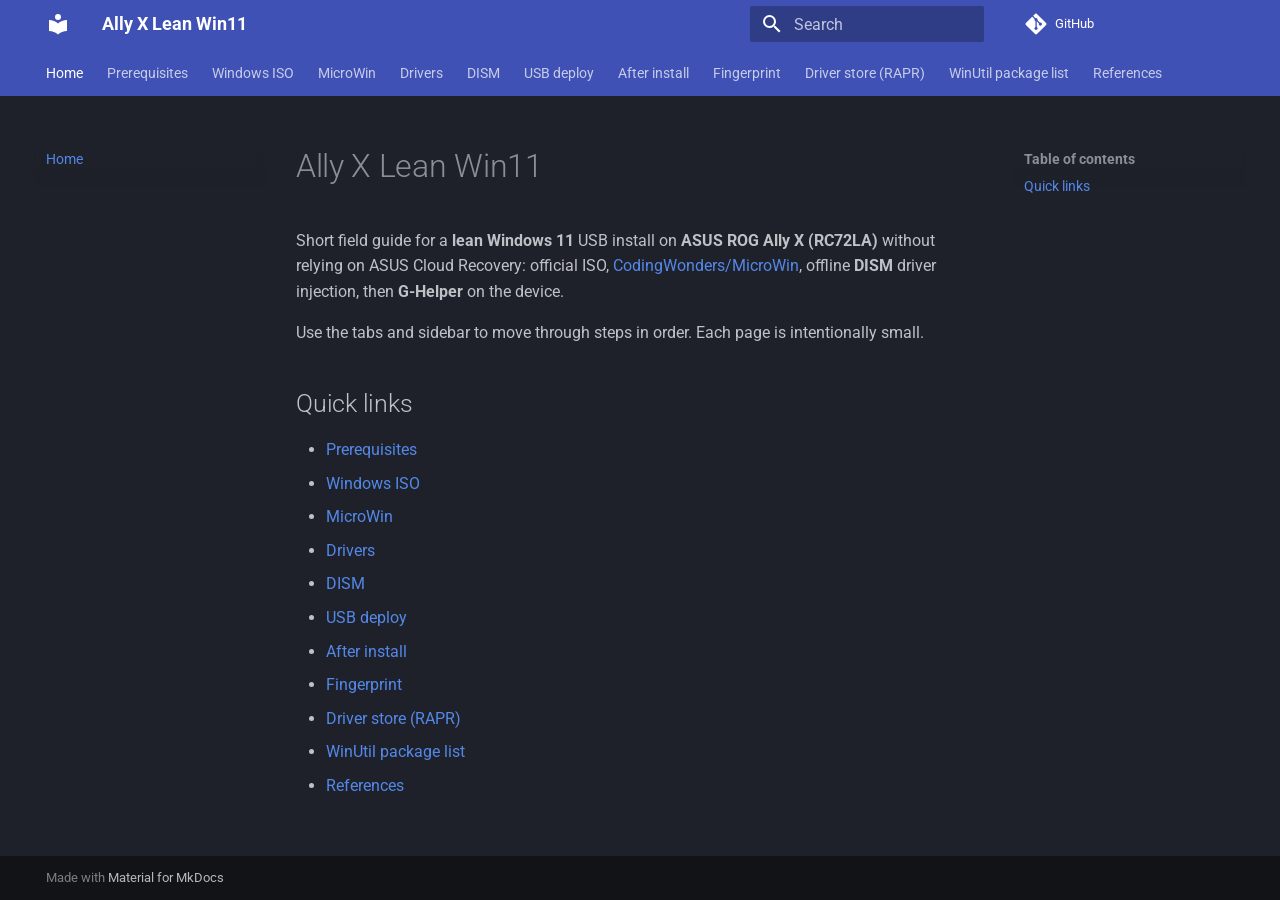
<file: index.html>
<!doctype html>
<html lang="en" class="no-js">
  <head>
    
      <meta charset="utf-8">
      <meta name="viewport" content="width=device-width,initial-scale=1">
      
        <meta name="description" content="Minimal Windows 11 USB install for ASUS ROG Ally X (RC72LA)">
      
      
      
        <link rel="canonical" href="https://emilwojcik93.github.io/rog-allyx-rc72la-win11-manual/">
      
      
      
        <link rel="next" href="00-prerequisites/">
      
      
        
      
      
      <link rel="icon" href="assets/images/favicon.png">
      <meta name="generator" content="mkdocs-1.6.1, mkdocs-material-9.7.6">
    
    
      
        <title>Ally X Lean Win11</title>
      
    
    
      <link rel="stylesheet" href="assets/stylesheets/main.484c7ddc.min.css">
      
        
        <link rel="stylesheet" href="assets/stylesheets/palette.ab4e12ef.min.css">
      
      


    
    
      
    
    
      
        
        
        <link rel="preconnect" href="https://fonts.gstatic.com" crossorigin>
        <link rel="stylesheet" href="https://fonts.googleapis.com/css?family=Roboto:300,300i,400,400i,700,700i%7CRoboto+Mono:400,400i,700,700i&display=fallback">
        <style>:root{--md-text-font:"Roboto";--md-code-font:"Roboto Mono"}</style>
      
    
    
    <script>__md_scope=new URL(".",location),__md_hash=e=>[...e].reduce(((e,_)=>(e<<5)-e+_.charCodeAt(0)),0),__md_get=(e,_=localStorage,t=__md_scope)=>JSON.parse(_.getItem(t.pathname+"."+e)),__md_set=(e,_,t=localStorage,a=__md_scope)=>{try{t.setItem(a.pathname+"."+e,JSON.stringify(_))}catch(e){}}</script>
    
      

    
    
  </head>
  
  
    
    
      
    
    
    
    
    <body dir="ltr" data-md-color-scheme="slate" data-md-color-primary="indigo" data-md-color-accent="cyan">
  
    
    <input class="md-toggle" data-md-toggle="drawer" type="checkbox" id="__drawer" autocomplete="off">
    <input class="md-toggle" data-md-toggle="search" type="checkbox" id="__search" autocomplete="off">
    <label class="md-overlay" for="__drawer"></label>
    <div data-md-component="skip">
      
        
        <a href="#ally-x-lean-win11" class="md-skip">
          Skip to content
        </a>
      
    </div>
    <div data-md-component="announce">
      
    </div>
    
    
      

<header class="md-header" data-md-component="header">
  <nav class="md-header__inner md-grid" aria-label="Header">
    <a href="." title="Ally X Lean Win11" class="md-header__button md-logo" aria-label="Ally X Lean Win11" data-md-component="logo">
      
  
  <svg xmlns="http://www.w3.org/2000/svg" viewBox="0 0 24 24"><path d="M12 8a3 3 0 0 0 3-3 3 3 0 0 0-3-3 3 3 0 0 0-3 3 3 3 0 0 0 3 3m0 3.54C9.64 9.35 6.5 8 3 8v11c3.5 0 6.64 1.35 9 3.54 2.36-2.19 5.5-3.54 9-3.54V8c-3.5 0-6.64 1.35-9 3.54"/></svg>

    </a>
    <label class="md-header__button md-icon" for="__drawer">
      
      <svg xmlns="http://www.w3.org/2000/svg" viewBox="0 0 24 24"><path d="M3 6h18v2H3zm0 5h18v2H3zm0 5h18v2H3z"/></svg>
    </label>
    <div class="md-header__title" data-md-component="header-title">
      <div class="md-header__ellipsis">
        <div class="md-header__topic">
          <span class="md-ellipsis">
            Ally X Lean Win11
          </span>
        </div>
        <div class="md-header__topic" data-md-component="header-topic">
          <span class="md-ellipsis">
            
              Home
            
          </span>
        </div>
      </div>
    </div>
    
      
        <form class="md-header__option" data-md-component="palette">
  
    
    
    
    <input class="md-option" data-md-color-media="" data-md-color-scheme="slate" data-md-color-primary="indigo" data-md-color-accent="cyan"  aria-hidden="true"  type="radio" name="__palette" id="__palette_0">
    
  
</form>
      
    
    
      <script>var palette=__md_get("__palette");if(palette&&palette.color){if("(prefers-color-scheme)"===palette.color.media){var media=matchMedia("(prefers-color-scheme: light)"),input=document.querySelector(media.matches?"[data-md-color-media='(prefers-color-scheme: light)']":"[data-md-color-media='(prefers-color-scheme: dark)']");palette.color.media=input.getAttribute("data-md-color-media"),palette.color.scheme=input.getAttribute("data-md-color-scheme"),palette.color.primary=input.getAttribute("data-md-color-primary"),palette.color.accent=input.getAttribute("data-md-color-accent")}for(var[key,value]of Object.entries(palette.color))document.body.setAttribute("data-md-color-"+key,value)}</script>
    
    
    
      
      
        <label class="md-header__button md-icon" for="__search">
          
          <svg xmlns="http://www.w3.org/2000/svg" viewBox="0 0 24 24"><path d="M9.5 3A6.5 6.5 0 0 1 16 9.5c0 1.61-.59 3.09-1.56 4.23l.27.27h.79l5 5-1.5 1.5-5-5v-.79l-.27-.27A6.52 6.52 0 0 1 9.5 16 6.5 6.5 0 0 1 3 9.5 6.5 6.5 0 0 1 9.5 3m0 2C7 5 5 7 5 9.5S7 14 9.5 14 14 12 14 9.5 12 5 9.5 5"/></svg>
        </label>
        <div class="md-search" data-md-component="search" role="dialog">
  <label class="md-search__overlay" for="__search"></label>
  <div class="md-search__inner" role="search">
    <form class="md-search__form" name="search">
      <input type="text" class="md-search__input" name="query" aria-label="Search" placeholder="Search" autocapitalize="off" autocorrect="off" autocomplete="off" spellcheck="false" data-md-component="search-query" required>
      <label class="md-search__icon md-icon" for="__search">
        
        <svg xmlns="http://www.w3.org/2000/svg" viewBox="0 0 24 24"><path d="M9.5 3A6.5 6.5 0 0 1 16 9.5c0 1.61-.59 3.09-1.56 4.23l.27.27h.79l5 5-1.5 1.5-5-5v-.79l-.27-.27A6.52 6.52 0 0 1 9.5 16 6.5 6.5 0 0 1 3 9.5 6.5 6.5 0 0 1 9.5 3m0 2C7 5 5 7 5 9.5S7 14 9.5 14 14 12 14 9.5 12 5 9.5 5"/></svg>
        
        <svg xmlns="http://www.w3.org/2000/svg" viewBox="0 0 24 24"><path d="M20 11v2H8l5.5 5.5-1.42 1.42L4.16 12l7.92-7.92L13.5 5.5 8 11z"/></svg>
      </label>
      <nav class="md-search__options" aria-label="Search">
        
        <button type="reset" class="md-search__icon md-icon" title="Clear" aria-label="Clear" tabindex="-1">
          
          <svg xmlns="http://www.w3.org/2000/svg" viewBox="0 0 24 24"><path d="M19 6.41 17.59 5 12 10.59 6.41 5 5 6.41 10.59 12 5 17.59 6.41 19 12 13.41 17.59 19 19 17.59 13.41 12z"/></svg>
        </button>
      </nav>
      
        <div class="md-search__suggest" data-md-component="search-suggest"></div>
      
    </form>
    <div class="md-search__output">
      <div class="md-search__scrollwrap" tabindex="0" data-md-scrollfix>
        <div class="md-search-result" data-md-component="search-result">
          <div class="md-search-result__meta">
            Initializing search
          </div>
          <ol class="md-search-result__list" role="presentation"></ol>
        </div>
      </div>
    </div>
  </div>
</div>
      
    
    
      <div class="md-header__source">
        <a href="https://github.com/emilwojcik93/rog-allyx-rc72la-win11-manual" title="Go to repository" class="md-source" data-md-component="source">
  <div class="md-source__icon md-icon">
    
    <svg xmlns="http://www.w3.org/2000/svg" viewBox="0 0 448 512"><!--! Font Awesome Free 7.1.0 by @fontawesome - https://fontawesome.com License - https://fontawesome.com/license/free (Icons: CC BY 4.0, Fonts: SIL OFL 1.1, Code: MIT License) Copyright 2025 Fonticons, Inc.--><path d="M439.6 236.1 244 40.5c-5.4-5.5-12.8-8.5-20.4-8.5s-15 3-20.4 8.4L162.5 81l51.5 51.5c27.1-9.1 52.7 16.8 43.4 43.7l49.7 49.7c34.2-11.8 61.2 31 35.5 56.7-26.5 26.5-70.2-2.9-56-37.3L240.3 199v121.9c25.3 12.5 22.3 41.8 9.1 55-6.4 6.4-15.2 10.1-24.3 10.1s-17.8-3.6-24.3-10.1c-17.6-17.6-11.1-46.9 11.2-56v-123c-20.8-8.5-24.6-30.7-18.6-45L142.6 101 8.5 235.1C3 240.6 0 247.9 0 255.5s3 15 8.5 20.4l195.6 195.7c5.4 5.4 12.7 8.4 20.4 8.4s15-3 20.4-8.4l194.7-194.7c5.4-5.4 8.4-12.8 8.4-20.4s-3-15-8.4-20.4"/></svg>
  </div>
  <div class="md-source__repository">
    GitHub
  </div>
</a>
      </div>
    
  </nav>
  
</header>
    
    <div class="md-container" data-md-component="container">
      
      
        
          
            
<nav class="md-tabs" aria-label="Tabs" data-md-component="tabs">
  <div class="md-grid">
    <ul class="md-tabs__list">
      
        
  
  
  
    
  
  
    <li class="md-tabs__item md-tabs__item--active">
      <a href="." class="md-tabs__link">
        
  
  
    
  
  Home

      </a>
    </li>
  

      
        
  
  
  
  
    <li class="md-tabs__item">
      <a href="00-prerequisites/" class="md-tabs__link">
        
  
  
    
  
  Prerequisites

      </a>
    </li>
  

      
        
  
  
  
  
    <li class="md-tabs__item">
      <a href="01-download-windows11/" class="md-tabs__link">
        
  
  
    
  
  Windows ISO

      </a>
    </li>
  

      
        
  
  
  
  
    <li class="md-tabs__item">
      <a href="02-build-microwin/" class="md-tabs__link">
        
  
  
    
  
  MicroWin

      </a>
    </li>
  

      
        
  
  
  
  
    <li class="md-tabs__item">
      <a href="03-drivers-asus/" class="md-tabs__link">
        
  
  
    
  
  Drivers

      </a>
    </li>
  

      
        
  
  
  
  
    <li class="md-tabs__item">
      <a href="04-dism-offline-drivers/" class="md-tabs__link">
        
  
  
    
  
  DISM

      </a>
    </li>
  

      
        
  
  
  
  
    <li class="md-tabs__item">
      <a href="05-usb-deploy/" class="md-tabs__link">
        
  
  
    
  
  USB deploy

      </a>
    </li>
  

      
        
  
  
  
  
    <li class="md-tabs__item">
      <a href="06-post-install/" class="md-tabs__link">
        
  
  
    
  
  After install

      </a>
    </li>
  

      
        
  
  
  
  
    <li class="md-tabs__item">
      <a href="troubleshooting-fingerprint/" class="md-tabs__link">
        
  
  
    
  
  Fingerprint

      </a>
    </li>
  

      
        
  
  
  
  
    <li class="md-tabs__item">
      <a href="troubleshooting-driver-store-rapr/" class="md-tabs__link">
        
  
  
    
  
  Driver store (RAPR)

      </a>
    </li>
  

      
        
  
  
  
  
    <li class="md-tabs__item">
      <a href="winget-profile/" class="md-tabs__link">
        
  
  
    
  
  WinUtil package list

      </a>
    </li>
  

      
        
  
  
  
  
    <li class="md-tabs__item">
      <a href="references/" class="md-tabs__link">
        
  
  
    
  
  References

      </a>
    </li>
  

      
    </ul>
  </div>
</nav>
          
        
      
      <main class="md-main" data-md-component="main">
        <div class="md-main__inner md-grid">
          
            
              
              <div class="md-sidebar md-sidebar--primary" data-md-component="sidebar" data-md-type="navigation" >
                <div class="md-sidebar__scrollwrap">
                  <div class="md-sidebar__inner">
                    


  


<nav class="md-nav md-nav--primary md-nav--lifted" aria-label="Navigation" data-md-level="0">
  <label class="md-nav__title" for="__drawer">
    <a href="." title="Ally X Lean Win11" class="md-nav__button md-logo" aria-label="Ally X Lean Win11" data-md-component="logo">
      
  
  <svg xmlns="http://www.w3.org/2000/svg" viewBox="0 0 24 24"><path d="M12 8a3 3 0 0 0 3-3 3 3 0 0 0-3-3 3 3 0 0 0-3 3 3 3 0 0 0 3 3m0 3.54C9.64 9.35 6.5 8 3 8v11c3.5 0 6.64 1.35 9 3.54 2.36-2.19 5.5-3.54 9-3.54V8c-3.5 0-6.64 1.35-9 3.54"/></svg>

    </a>
    Ally X Lean Win11
  </label>
  
    <div class="md-nav__source">
      <a href="https://github.com/emilwojcik93/rog-allyx-rc72la-win11-manual" title="Go to repository" class="md-source" data-md-component="source">
  <div class="md-source__icon md-icon">
    
    <svg xmlns="http://www.w3.org/2000/svg" viewBox="0 0 448 512"><!--! Font Awesome Free 7.1.0 by @fontawesome - https://fontawesome.com License - https://fontawesome.com/license/free (Icons: CC BY 4.0, Fonts: SIL OFL 1.1, Code: MIT License) Copyright 2025 Fonticons, Inc.--><path d="M439.6 236.1 244 40.5c-5.4-5.5-12.8-8.5-20.4-8.5s-15 3-20.4 8.4L162.5 81l51.5 51.5c27.1-9.1 52.7 16.8 43.4 43.7l49.7 49.7c34.2-11.8 61.2 31 35.5 56.7-26.5 26.5-70.2-2.9-56-37.3L240.3 199v121.9c25.3 12.5 22.3 41.8 9.1 55-6.4 6.4-15.2 10.1-24.3 10.1s-17.8-3.6-24.3-10.1c-17.6-17.6-11.1-46.9 11.2-56v-123c-20.8-8.5-24.6-30.7-18.6-45L142.6 101 8.5 235.1C3 240.6 0 247.9 0 255.5s3 15 8.5 20.4l195.6 195.7c5.4 5.4 12.7 8.4 20.4 8.4s15-3 20.4-8.4l194.7-194.7c5.4-5.4 8.4-12.8 8.4-20.4s-3-15-8.4-20.4"/></svg>
  </div>
  <div class="md-source__repository">
    GitHub
  </div>
</a>
    </div>
  
  <ul class="md-nav__list" data-md-scrollfix>
    
      
      
  
  
    
  
  
  
    <li class="md-nav__item md-nav__item--active">
      
      <input class="md-nav__toggle md-toggle" type="checkbox" id="__toc">
      
      
        
      
      
        <label class="md-nav__link md-nav__link--active" for="__toc">
          
  
  
  <span class="md-ellipsis">
    
  
    Home
  

    
  </span>
  
  

          <span class="md-nav__icon md-icon"></span>
        </label>
      
      <a href="." class="md-nav__link md-nav__link--active">
        
  
  
  <span class="md-ellipsis">
    
  
    Home
  

    
  </span>
  
  

      </a>
      
        

<nav class="md-nav md-nav--secondary" aria-label="Table of contents">
  
  
  
    
  
  
    <label class="md-nav__title" for="__toc">
      <span class="md-nav__icon md-icon"></span>
      Table of contents
    </label>
    <ul class="md-nav__list" data-md-component="toc" data-md-scrollfix>
      
        <li class="md-nav__item">
  <a href="#quick-links" class="md-nav__link">
    <span class="md-ellipsis">
      
        Quick links
      
    </span>
  </a>
  
</li>
      
    </ul>
  
</nav>
      
    </li>
  

    
      
      
  
  
  
  
    <li class="md-nav__item">
      <a href="00-prerequisites/" class="md-nav__link">
        
  
  
  <span class="md-ellipsis">
    
  
    Prerequisites
  

    
  </span>
  
  

      </a>
    </li>
  

    
      
      
  
  
  
  
    <li class="md-nav__item">
      <a href="01-download-windows11/" class="md-nav__link">
        
  
  
  <span class="md-ellipsis">
    
  
    Windows ISO
  

    
  </span>
  
  

      </a>
    </li>
  

    
      
      
  
  
  
  
    <li class="md-nav__item">
      <a href="02-build-microwin/" class="md-nav__link">
        
  
  
  <span class="md-ellipsis">
    
  
    MicroWin
  

    
  </span>
  
  

      </a>
    </li>
  

    
      
      
  
  
  
  
    <li class="md-nav__item">
      <a href="03-drivers-asus/" class="md-nav__link">
        
  
  
  <span class="md-ellipsis">
    
  
    Drivers
  

    
  </span>
  
  

      </a>
    </li>
  

    
      
      
  
  
  
  
    <li class="md-nav__item">
      <a href="04-dism-offline-drivers/" class="md-nav__link">
        
  
  
  <span class="md-ellipsis">
    
  
    DISM
  

    
  </span>
  
  

      </a>
    </li>
  

    
      
      
  
  
  
  
    <li class="md-nav__item">
      <a href="05-usb-deploy/" class="md-nav__link">
        
  
  
  <span class="md-ellipsis">
    
  
    USB deploy
  

    
  </span>
  
  

      </a>
    </li>
  

    
      
      
  
  
  
  
    <li class="md-nav__item">
      <a href="06-post-install/" class="md-nav__link">
        
  
  
  <span class="md-ellipsis">
    
  
    After install
  

    
  </span>
  
  

      </a>
    </li>
  

    
      
      
  
  
  
  
    <li class="md-nav__item">
      <a href="troubleshooting-fingerprint/" class="md-nav__link">
        
  
  
  <span class="md-ellipsis">
    
  
    Fingerprint
  

    
  </span>
  
  

      </a>
    </li>
  

    
      
      
  
  
  
  
    <li class="md-nav__item">
      <a href="troubleshooting-driver-store-rapr/" class="md-nav__link">
        
  
  
  <span class="md-ellipsis">
    
  
    Driver store (RAPR)
  

    
  </span>
  
  

      </a>
    </li>
  

    
      
      
  
  
  
  
    <li class="md-nav__item">
      <a href="winget-profile/" class="md-nav__link">
        
  
  
  <span class="md-ellipsis">
    
  
    WinUtil package list
  

    
  </span>
  
  

      </a>
    </li>
  

    
      
      
  
  
  
  
    <li class="md-nav__item">
      <a href="references/" class="md-nav__link">
        
  
  
  <span class="md-ellipsis">
    
  
    References
  

    
  </span>
  
  

      </a>
    </li>
  

    
  </ul>
</nav>
                  </div>
                </div>
              </div>
            
            
              
              <div class="md-sidebar md-sidebar--secondary" data-md-component="sidebar" data-md-type="toc" >
                <div class="md-sidebar__scrollwrap">
                  <div class="md-sidebar__inner">
                    

<nav class="md-nav md-nav--secondary" aria-label="Table of contents">
  
  
  
    
  
  
    <label class="md-nav__title" for="__toc">
      <span class="md-nav__icon md-icon"></span>
      Table of contents
    </label>
    <ul class="md-nav__list" data-md-component="toc" data-md-scrollfix>
      
        <li class="md-nav__item">
  <a href="#quick-links" class="md-nav__link">
    <span class="md-ellipsis">
      
        Quick links
      
    </span>
  </a>
  
</li>
      
    </ul>
  
</nav>
                  </div>
                </div>
              </div>
            
          
          
            <div class="md-content" data-md-component="content">
              
              <article class="md-content__inner md-typeset">
                
                  


  
  


<h1 id="ally-x-lean-win11">Ally X Lean Win11</h1>
<p>Short field guide for a <strong>lean Windows 11</strong> USB install on <strong>ASUS ROG Ally X (RC72LA)</strong> without relying on ASUS Cloud Recovery: official ISO, <a href="https://github.com/CodingWonders/MicroWin">CodingWonders/MicroWin</a>, offline <strong>DISM</strong> driver injection, then <strong>G-Helper</strong> on the device.</p>
<p>Use the tabs and sidebar to move through steps in order. Each page is intentionally small.</p>
<h2 id="quick-links">Quick links</h2>
<ul>
<li><a href="00-prerequisites/">Prerequisites</a></li>
<li><a href="01-download-windows11/">Windows ISO</a></li>
<li><a href="02-build-microwin/">MicroWin</a></li>
<li><a href="03-drivers-asus/">Drivers</a></li>
<li><a href="04-dism-offline-drivers/">DISM</a></li>
<li><a href="05-usb-deploy/">USB deploy</a></li>
<li><a href="06-post-install/">After install</a></li>
<li><a href="troubleshooting-fingerprint/">Fingerprint</a></li>
<li><a href="troubleshooting-driver-store-rapr/">Driver store (RAPR)</a></li>
<li><a href="winget-profile/">WinUtil package list</a></li>
<li><a href="references/">References</a></li>
</ul>












                
              </article>
            </div>
          
          
<script>var target=document.getElementById(location.hash.slice(1));target&&target.name&&(target.checked=target.name.startsWith("__tabbed_"))</script>
        </div>
        
      </main>
      
        <footer class="md-footer">
  
  <div class="md-footer-meta md-typeset">
    <div class="md-footer-meta__inner md-grid">
      <div class="md-copyright">
  
  
    Made with
    <a href="https://squidfunk.github.io/mkdocs-material/" target="_blank" rel="noopener">
      Material for MkDocs
    </a>
  
</div>
      
    </div>
  </div>
</footer>
      
    </div>
    <div class="md-dialog" data-md-component="dialog">
      <div class="md-dialog__inner md-typeset"></div>
    </div>
    
    
    
      
      
      <script id="__config" type="application/json">{"annotate": null, "base": ".", "features": ["navigation.tabs", "navigation.sections", "content.code.copy", "search.suggest"], "search": "assets/javascripts/workers/search.2c215733.min.js", "tags": null, "translations": {"clipboard.copied": "Copied to clipboard", "clipboard.copy": "Copy to clipboard", "search.result.more.one": "1 more on this page", "search.result.more.other": "# more on this page", "search.result.none": "No matching documents", "search.result.one": "1 matching document", "search.result.other": "# matching documents", "search.result.placeholder": "Type to start searching", "search.result.term.missing": "Missing", "select.version": "Select version"}, "version": null}</script>
    
    
      <script src="assets/javascripts/bundle.79ae519e.min.js"></script>
      
    
  </body>
</html>
</file>
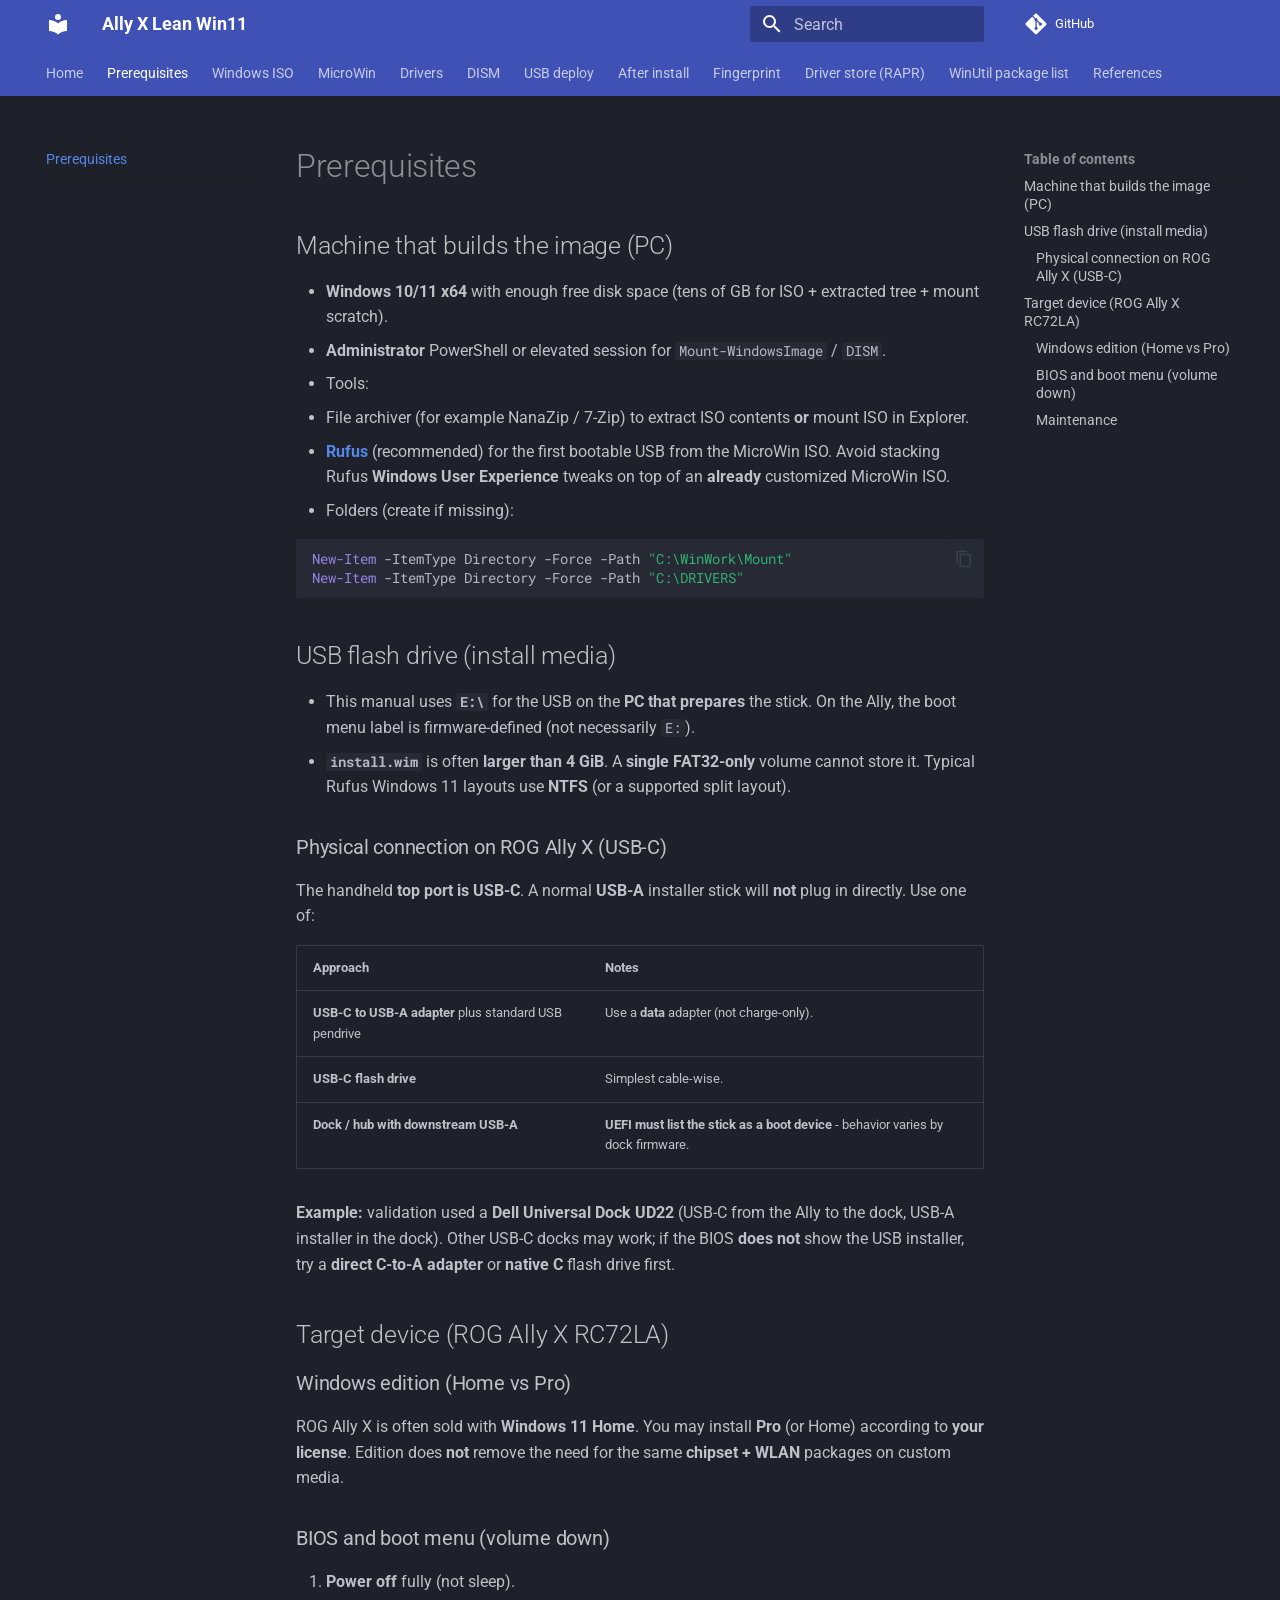
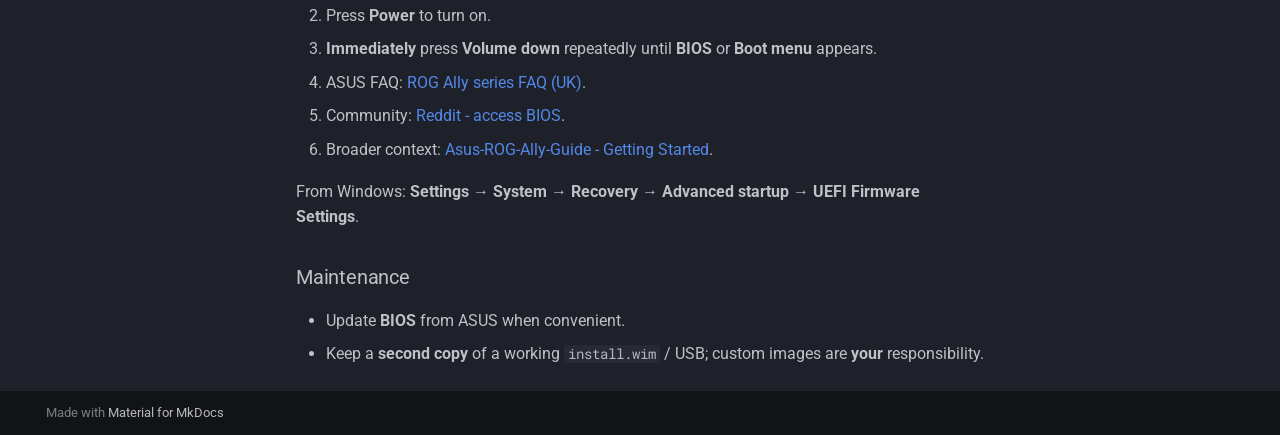
<file: 00-prerequisites/index.html>
<!doctype html>
<html lang="en" class="no-js">
  <head>
    
      <meta charset="utf-8">
      <meta name="viewport" content="width=device-width,initial-scale=1">
      
        <meta name="description" content="Minimal Windows 11 USB install for ASUS ROG Ally X (RC72LA)">
      
      
      
        <link rel="canonical" href="https://emilwojcik93.github.io/rog-allyx-rc72la-win11-manual/00-prerequisites/">
      
      
        <link rel="prev" href="..">
      
      
        <link rel="next" href="../01-download-windows11/">
      
      
        
      
      
      <link rel="icon" href="../assets/images/favicon.png">
      <meta name="generator" content="mkdocs-1.6.1, mkdocs-material-9.7.6">
    
    
      
        <title>Prerequisites - Ally X Lean Win11</title>
      
    
    
      <link rel="stylesheet" href="../assets/stylesheets/main.484c7ddc.min.css">
      
        
        <link rel="stylesheet" href="../assets/stylesheets/palette.ab4e12ef.min.css">
      
      


    
    
      
    
    
      
        
        
        <link rel="preconnect" href="https://fonts.gstatic.com" crossorigin>
        <link rel="stylesheet" href="https://fonts.googleapis.com/css?family=Roboto:300,300i,400,400i,700,700i%7CRoboto+Mono:400,400i,700,700i&display=fallback">
        <style>:root{--md-text-font:"Roboto";--md-code-font:"Roboto Mono"}</style>
      
    
    
    <script>__md_scope=new URL("..",location),__md_hash=e=>[...e].reduce(((e,_)=>(e<<5)-e+_.charCodeAt(0)),0),__md_get=(e,_=localStorage,t=__md_scope)=>JSON.parse(_.getItem(t.pathname+"."+e)),__md_set=(e,_,t=localStorage,a=__md_scope)=>{try{t.setItem(a.pathname+"."+e,JSON.stringify(_))}catch(e){}}</script>
    
      

    
    
  </head>
  
  
    
    
      
    
    
    
    
    <body dir="ltr" data-md-color-scheme="slate" data-md-color-primary="indigo" data-md-color-accent="cyan">
  
    
    <input class="md-toggle" data-md-toggle="drawer" type="checkbox" id="__drawer" autocomplete="off">
    <input class="md-toggle" data-md-toggle="search" type="checkbox" id="__search" autocomplete="off">
    <label class="md-overlay" for="__drawer"></label>
    <div data-md-component="skip">
      
        
        <a href="#prerequisites" class="md-skip">
          Skip to content
        </a>
      
    </div>
    <div data-md-component="announce">
      
    </div>
    
    
      

<header class="md-header" data-md-component="header">
  <nav class="md-header__inner md-grid" aria-label="Header">
    <a href=".." title="Ally X Lean Win11" class="md-header__button md-logo" aria-label="Ally X Lean Win11" data-md-component="logo">
      
  
  <svg xmlns="http://www.w3.org/2000/svg" viewBox="0 0 24 24"><path d="M12 8a3 3 0 0 0 3-3 3 3 0 0 0-3-3 3 3 0 0 0-3 3 3 3 0 0 0 3 3m0 3.54C9.64 9.35 6.5 8 3 8v11c3.5 0 6.64 1.35 9 3.54 2.36-2.19 5.5-3.54 9-3.54V8c-3.5 0-6.64 1.35-9 3.54"/></svg>

    </a>
    <label class="md-header__button md-icon" for="__drawer">
      
      <svg xmlns="http://www.w3.org/2000/svg" viewBox="0 0 24 24"><path d="M3 6h18v2H3zm0 5h18v2H3zm0 5h18v2H3z"/></svg>
    </label>
    <div class="md-header__title" data-md-component="header-title">
      <div class="md-header__ellipsis">
        <div class="md-header__topic">
          <span class="md-ellipsis">
            Ally X Lean Win11
          </span>
        </div>
        <div class="md-header__topic" data-md-component="header-topic">
          <span class="md-ellipsis">
            
              Prerequisites
            
          </span>
        </div>
      </div>
    </div>
    
      
        <form class="md-header__option" data-md-component="palette">
  
    
    
    
    <input class="md-option" data-md-color-media="" data-md-color-scheme="slate" data-md-color-primary="indigo" data-md-color-accent="cyan"  aria-hidden="true"  type="radio" name="__palette" id="__palette_0">
    
  
</form>
      
    
    
      <script>var palette=__md_get("__palette");if(palette&&palette.color){if("(prefers-color-scheme)"===palette.color.media){var media=matchMedia("(prefers-color-scheme: light)"),input=document.querySelector(media.matches?"[data-md-color-media='(prefers-color-scheme: light)']":"[data-md-color-media='(prefers-color-scheme: dark)']");palette.color.media=input.getAttribute("data-md-color-media"),palette.color.scheme=input.getAttribute("data-md-color-scheme"),palette.color.primary=input.getAttribute("data-md-color-primary"),palette.color.accent=input.getAttribute("data-md-color-accent")}for(var[key,value]of Object.entries(palette.color))document.body.setAttribute("data-md-color-"+key,value)}</script>
    
    
    
      
      
        <label class="md-header__button md-icon" for="__search">
          
          <svg xmlns="http://www.w3.org/2000/svg" viewBox="0 0 24 24"><path d="M9.5 3A6.5 6.5 0 0 1 16 9.5c0 1.61-.59 3.09-1.56 4.23l.27.27h.79l5 5-1.5 1.5-5-5v-.79l-.27-.27A6.52 6.52 0 0 1 9.5 16 6.5 6.5 0 0 1 3 9.5 6.5 6.5 0 0 1 9.5 3m0 2C7 5 5 7 5 9.5S7 14 9.5 14 14 12 14 9.5 12 5 9.5 5"/></svg>
        </label>
        <div class="md-search" data-md-component="search" role="dialog">
  <label class="md-search__overlay" for="__search"></label>
  <div class="md-search__inner" role="search">
    <form class="md-search__form" name="search">
      <input type="text" class="md-search__input" name="query" aria-label="Search" placeholder="Search" autocapitalize="off" autocorrect="off" autocomplete="off" spellcheck="false" data-md-component="search-query" required>
      <label class="md-search__icon md-icon" for="__search">
        
        <svg xmlns="http://www.w3.org/2000/svg" viewBox="0 0 24 24"><path d="M9.5 3A6.5 6.5 0 0 1 16 9.5c0 1.61-.59 3.09-1.56 4.23l.27.27h.79l5 5-1.5 1.5-5-5v-.79l-.27-.27A6.52 6.52 0 0 1 9.5 16 6.5 6.5 0 0 1 3 9.5 6.5 6.5 0 0 1 9.5 3m0 2C7 5 5 7 5 9.5S7 14 9.5 14 14 12 14 9.5 12 5 9.5 5"/></svg>
        
        <svg xmlns="http://www.w3.org/2000/svg" viewBox="0 0 24 24"><path d="M20 11v2H8l5.5 5.5-1.42 1.42L4.16 12l7.92-7.92L13.5 5.5 8 11z"/></svg>
      </label>
      <nav class="md-search__options" aria-label="Search">
        
        <button type="reset" class="md-search__icon md-icon" title="Clear" aria-label="Clear" tabindex="-1">
          
          <svg xmlns="http://www.w3.org/2000/svg" viewBox="0 0 24 24"><path d="M19 6.41 17.59 5 12 10.59 6.41 5 5 6.41 10.59 12 5 17.59 6.41 19 12 13.41 17.59 19 19 17.59 13.41 12z"/></svg>
        </button>
      </nav>
      
        <div class="md-search__suggest" data-md-component="search-suggest"></div>
      
    </form>
    <div class="md-search__output">
      <div class="md-search__scrollwrap" tabindex="0" data-md-scrollfix>
        <div class="md-search-result" data-md-component="search-result">
          <div class="md-search-result__meta">
            Initializing search
          </div>
          <ol class="md-search-result__list" role="presentation"></ol>
        </div>
      </div>
    </div>
  </div>
</div>
      
    
    
      <div class="md-header__source">
        <a href="https://github.com/emilwojcik93/rog-allyx-rc72la-win11-manual" title="Go to repository" class="md-source" data-md-component="source">
  <div class="md-source__icon md-icon">
    
    <svg xmlns="http://www.w3.org/2000/svg" viewBox="0 0 448 512"><!--! Font Awesome Free 7.1.0 by @fontawesome - https://fontawesome.com License - https://fontawesome.com/license/free (Icons: CC BY 4.0, Fonts: SIL OFL 1.1, Code: MIT License) Copyright 2025 Fonticons, Inc.--><path d="M439.6 236.1 244 40.5c-5.4-5.5-12.8-8.5-20.4-8.5s-15 3-20.4 8.4L162.5 81l51.5 51.5c27.1-9.1 52.7 16.8 43.4 43.7l49.7 49.7c34.2-11.8 61.2 31 35.5 56.7-26.5 26.5-70.2-2.9-56-37.3L240.3 199v121.9c25.3 12.5 22.3 41.8 9.1 55-6.4 6.4-15.2 10.1-24.3 10.1s-17.8-3.6-24.3-10.1c-17.6-17.6-11.1-46.9 11.2-56v-123c-20.8-8.5-24.6-30.7-18.6-45L142.6 101 8.5 235.1C3 240.6 0 247.9 0 255.5s3 15 8.5 20.4l195.6 195.7c5.4 5.4 12.7 8.4 20.4 8.4s15-3 20.4-8.4l194.7-194.7c5.4-5.4 8.4-12.8 8.4-20.4s-3-15-8.4-20.4"/></svg>
  </div>
  <div class="md-source__repository">
    GitHub
  </div>
</a>
      </div>
    
  </nav>
  
</header>
    
    <div class="md-container" data-md-component="container">
      
      
        
          
            
<nav class="md-tabs" aria-label="Tabs" data-md-component="tabs">
  <div class="md-grid">
    <ul class="md-tabs__list">
      
        
  
  
  
  
    <li class="md-tabs__item">
      <a href=".." class="md-tabs__link">
        
  
  
    
  
  Home

      </a>
    </li>
  

      
        
  
  
  
    
  
  
    <li class="md-tabs__item md-tabs__item--active">
      <a href="./" class="md-tabs__link">
        
  
  
    
  
  Prerequisites

      </a>
    </li>
  

      
        
  
  
  
  
    <li class="md-tabs__item">
      <a href="../01-download-windows11/" class="md-tabs__link">
        
  
  
    
  
  Windows ISO

      </a>
    </li>
  

      
        
  
  
  
  
    <li class="md-tabs__item">
      <a href="../02-build-microwin/" class="md-tabs__link">
        
  
  
    
  
  MicroWin

      </a>
    </li>
  

      
        
  
  
  
  
    <li class="md-tabs__item">
      <a href="../03-drivers-asus/" class="md-tabs__link">
        
  
  
    
  
  Drivers

      </a>
    </li>
  

      
        
  
  
  
  
    <li class="md-tabs__item">
      <a href="../04-dism-offline-drivers/" class="md-tabs__link">
        
  
  
    
  
  DISM

      </a>
    </li>
  

      
        
  
  
  
  
    <li class="md-tabs__item">
      <a href="../05-usb-deploy/" class="md-tabs__link">
        
  
  
    
  
  USB deploy

      </a>
    </li>
  

      
        
  
  
  
  
    <li class="md-tabs__item">
      <a href="../06-post-install/" class="md-tabs__link">
        
  
  
    
  
  After install

      </a>
    </li>
  

      
        
  
  
  
  
    <li class="md-tabs__item">
      <a href="../troubleshooting-fingerprint/" class="md-tabs__link">
        
  
  
    
  
  Fingerprint

      </a>
    </li>
  

      
        
  
  
  
  
    <li class="md-tabs__item">
      <a href="../troubleshooting-driver-store-rapr/" class="md-tabs__link">
        
  
  
    
  
  Driver store (RAPR)

      </a>
    </li>
  

      
        
  
  
  
  
    <li class="md-tabs__item">
      <a href="../winget-profile/" class="md-tabs__link">
        
  
  
    
  
  WinUtil package list

      </a>
    </li>
  

      
        
  
  
  
  
    <li class="md-tabs__item">
      <a href="../references/" class="md-tabs__link">
        
  
  
    
  
  References

      </a>
    </li>
  

      
    </ul>
  </div>
</nav>
          
        
      
      <main class="md-main" data-md-component="main">
        <div class="md-main__inner md-grid">
          
            
              
              <div class="md-sidebar md-sidebar--primary" data-md-component="sidebar" data-md-type="navigation" >
                <div class="md-sidebar__scrollwrap">
                  <div class="md-sidebar__inner">
                    


  


<nav class="md-nav md-nav--primary md-nav--lifted" aria-label="Navigation" data-md-level="0">
  <label class="md-nav__title" for="__drawer">
    <a href=".." title="Ally X Lean Win11" class="md-nav__button md-logo" aria-label="Ally X Lean Win11" data-md-component="logo">
      
  
  <svg xmlns="http://www.w3.org/2000/svg" viewBox="0 0 24 24"><path d="M12 8a3 3 0 0 0 3-3 3 3 0 0 0-3-3 3 3 0 0 0-3 3 3 3 0 0 0 3 3m0 3.54C9.64 9.35 6.5 8 3 8v11c3.5 0 6.64 1.35 9 3.54 2.36-2.19 5.5-3.54 9-3.54V8c-3.5 0-6.64 1.35-9 3.54"/></svg>

    </a>
    Ally X Lean Win11
  </label>
  
    <div class="md-nav__source">
      <a href="https://github.com/emilwojcik93/rog-allyx-rc72la-win11-manual" title="Go to repository" class="md-source" data-md-component="source">
  <div class="md-source__icon md-icon">
    
    <svg xmlns="http://www.w3.org/2000/svg" viewBox="0 0 448 512"><!--! Font Awesome Free 7.1.0 by @fontawesome - https://fontawesome.com License - https://fontawesome.com/license/free (Icons: CC BY 4.0, Fonts: SIL OFL 1.1, Code: MIT License) Copyright 2025 Fonticons, Inc.--><path d="M439.6 236.1 244 40.5c-5.4-5.5-12.8-8.5-20.4-8.5s-15 3-20.4 8.4L162.5 81l51.5 51.5c27.1-9.1 52.7 16.8 43.4 43.7l49.7 49.7c34.2-11.8 61.2 31 35.5 56.7-26.5 26.5-70.2-2.9-56-37.3L240.3 199v121.9c25.3 12.5 22.3 41.8 9.1 55-6.4 6.4-15.2 10.1-24.3 10.1s-17.8-3.6-24.3-10.1c-17.6-17.6-11.1-46.9 11.2-56v-123c-20.8-8.5-24.6-30.7-18.6-45L142.6 101 8.5 235.1C3 240.6 0 247.9 0 255.5s3 15 8.5 20.4l195.6 195.7c5.4 5.4 12.7 8.4 20.4 8.4s15-3 20.4-8.4l194.7-194.7c5.4-5.4 8.4-12.8 8.4-20.4s-3-15-8.4-20.4"/></svg>
  </div>
  <div class="md-source__repository">
    GitHub
  </div>
</a>
    </div>
  
  <ul class="md-nav__list" data-md-scrollfix>
    
      
      
  
  
  
  
    <li class="md-nav__item">
      <a href=".." class="md-nav__link">
        
  
  
  <span class="md-ellipsis">
    
  
    Home
  

    
  </span>
  
  

      </a>
    </li>
  

    
      
      
  
  
    
  
  
  
    <li class="md-nav__item md-nav__item--active">
      
      <input class="md-nav__toggle md-toggle" type="checkbox" id="__toc">
      
      
        
      
      
        <label class="md-nav__link md-nav__link--active" for="__toc">
          
  
  
  <span class="md-ellipsis">
    
  
    Prerequisites
  

    
  </span>
  
  

          <span class="md-nav__icon md-icon"></span>
        </label>
      
      <a href="./" class="md-nav__link md-nav__link--active">
        
  
  
  <span class="md-ellipsis">
    
  
    Prerequisites
  

    
  </span>
  
  

      </a>
      
        

<nav class="md-nav md-nav--secondary" aria-label="Table of contents">
  
  
  
    
  
  
    <label class="md-nav__title" for="__toc">
      <span class="md-nav__icon md-icon"></span>
      Table of contents
    </label>
    <ul class="md-nav__list" data-md-component="toc" data-md-scrollfix>
      
        <li class="md-nav__item">
  <a href="#machine-that-builds-the-image-pc" class="md-nav__link">
    <span class="md-ellipsis">
      
        Machine that builds the image (PC)
      
    </span>
  </a>
  
</li>
      
        <li class="md-nav__item">
  <a href="#usb-flash-drive-install-media" class="md-nav__link">
    <span class="md-ellipsis">
      
        USB flash drive (install media)
      
    </span>
  </a>
  
    <nav class="md-nav" aria-label="USB flash drive (install media)">
      <ul class="md-nav__list">
        
          <li class="md-nav__item">
  <a href="#physical-connection-on-rog-ally-x-usb-c" class="md-nav__link">
    <span class="md-ellipsis">
      
        Physical connection on ROG Ally X (USB-C)
      
    </span>
  </a>
  
</li>
        
      </ul>
    </nav>
  
</li>
      
        <li class="md-nav__item">
  <a href="#target-device-rog-ally-x-rc72la" class="md-nav__link">
    <span class="md-ellipsis">
      
        Target device (ROG Ally X RC72LA)
      
    </span>
  </a>
  
    <nav class="md-nav" aria-label="Target device (ROG Ally X RC72LA)">
      <ul class="md-nav__list">
        
          <li class="md-nav__item">
  <a href="#windows-edition-home-vs-pro" class="md-nav__link">
    <span class="md-ellipsis">
      
        Windows edition (Home vs Pro)
      
    </span>
  </a>
  
</li>
        
          <li class="md-nav__item">
  <a href="#bios-and-boot-menu-volume-down" class="md-nav__link">
    <span class="md-ellipsis">
      
        BIOS and boot menu (volume down)
      
    </span>
  </a>
  
</li>
        
          <li class="md-nav__item">
  <a href="#maintenance" class="md-nav__link">
    <span class="md-ellipsis">
      
        Maintenance
      
    </span>
  </a>
  
</li>
        
      </ul>
    </nav>
  
</li>
      
    </ul>
  
</nav>
      
    </li>
  

    
      
      
  
  
  
  
    <li class="md-nav__item">
      <a href="../01-download-windows11/" class="md-nav__link">
        
  
  
  <span class="md-ellipsis">
    
  
    Windows ISO
  

    
  </span>
  
  

      </a>
    </li>
  

    
      
      
  
  
  
  
    <li class="md-nav__item">
      <a href="../02-build-microwin/" class="md-nav__link">
        
  
  
  <span class="md-ellipsis">
    
  
    MicroWin
  

    
  </span>
  
  

      </a>
    </li>
  

    
      
      
  
  
  
  
    <li class="md-nav__item">
      <a href="../03-drivers-asus/" class="md-nav__link">
        
  
  
  <span class="md-ellipsis">
    
  
    Drivers
  

    
  </span>
  
  

      </a>
    </li>
  

    
      
      
  
  
  
  
    <li class="md-nav__item">
      <a href="../04-dism-offline-drivers/" class="md-nav__link">
        
  
  
  <span class="md-ellipsis">
    
  
    DISM
  

    
  </span>
  
  

      </a>
    </li>
  

    
      
      
  
  
  
  
    <li class="md-nav__item">
      <a href="../05-usb-deploy/" class="md-nav__link">
        
  
  
  <span class="md-ellipsis">
    
  
    USB deploy
  

    
  </span>
  
  

      </a>
    </li>
  

    
      
      
  
  
  
  
    <li class="md-nav__item">
      <a href="../06-post-install/" class="md-nav__link">
        
  
  
  <span class="md-ellipsis">
    
  
    After install
  

    
  </span>
  
  

      </a>
    </li>
  

    
      
      
  
  
  
  
    <li class="md-nav__item">
      <a href="../troubleshooting-fingerprint/" class="md-nav__link">
        
  
  
  <span class="md-ellipsis">
    
  
    Fingerprint
  

    
  </span>
  
  

      </a>
    </li>
  

    
      
      
  
  
  
  
    <li class="md-nav__item">
      <a href="../troubleshooting-driver-store-rapr/" class="md-nav__link">
        
  
  
  <span class="md-ellipsis">
    
  
    Driver store (RAPR)
  

    
  </span>
  
  

      </a>
    </li>
  

    
      
      
  
  
  
  
    <li class="md-nav__item">
      <a href="../winget-profile/" class="md-nav__link">
        
  
  
  <span class="md-ellipsis">
    
  
    WinUtil package list
  

    
  </span>
  
  

      </a>
    </li>
  

    
      
      
  
  
  
  
    <li class="md-nav__item">
      <a href="../references/" class="md-nav__link">
        
  
  
  <span class="md-ellipsis">
    
  
    References
  

    
  </span>
  
  

      </a>
    </li>
  

    
  </ul>
</nav>
                  </div>
                </div>
              </div>
            
            
              
              <div class="md-sidebar md-sidebar--secondary" data-md-component="sidebar" data-md-type="toc" >
                <div class="md-sidebar__scrollwrap">
                  <div class="md-sidebar__inner">
                    

<nav class="md-nav md-nav--secondary" aria-label="Table of contents">
  
  
  
    
  
  
    <label class="md-nav__title" for="__toc">
      <span class="md-nav__icon md-icon"></span>
      Table of contents
    </label>
    <ul class="md-nav__list" data-md-component="toc" data-md-scrollfix>
      
        <li class="md-nav__item">
  <a href="#machine-that-builds-the-image-pc" class="md-nav__link">
    <span class="md-ellipsis">
      
        Machine that builds the image (PC)
      
    </span>
  </a>
  
</li>
      
        <li class="md-nav__item">
  <a href="#usb-flash-drive-install-media" class="md-nav__link">
    <span class="md-ellipsis">
      
        USB flash drive (install media)
      
    </span>
  </a>
  
    <nav class="md-nav" aria-label="USB flash drive (install media)">
      <ul class="md-nav__list">
        
          <li class="md-nav__item">
  <a href="#physical-connection-on-rog-ally-x-usb-c" class="md-nav__link">
    <span class="md-ellipsis">
      
        Physical connection on ROG Ally X (USB-C)
      
    </span>
  </a>
  
</li>
        
      </ul>
    </nav>
  
</li>
      
        <li class="md-nav__item">
  <a href="#target-device-rog-ally-x-rc72la" class="md-nav__link">
    <span class="md-ellipsis">
      
        Target device (ROG Ally X RC72LA)
      
    </span>
  </a>
  
    <nav class="md-nav" aria-label="Target device (ROG Ally X RC72LA)">
      <ul class="md-nav__list">
        
          <li class="md-nav__item">
  <a href="#windows-edition-home-vs-pro" class="md-nav__link">
    <span class="md-ellipsis">
      
        Windows edition (Home vs Pro)
      
    </span>
  </a>
  
</li>
        
          <li class="md-nav__item">
  <a href="#bios-and-boot-menu-volume-down" class="md-nav__link">
    <span class="md-ellipsis">
      
        BIOS and boot menu (volume down)
      
    </span>
  </a>
  
</li>
        
          <li class="md-nav__item">
  <a href="#maintenance" class="md-nav__link">
    <span class="md-ellipsis">
      
        Maintenance
      
    </span>
  </a>
  
</li>
        
      </ul>
    </nav>
  
</li>
      
    </ul>
  
</nav>
                  </div>
                </div>
              </div>
            
          
          
            <div class="md-content" data-md-component="content">
              
              <article class="md-content__inner md-typeset">
                
                  


  
  


<h1 id="prerequisites">Prerequisites</h1>
<h2 id="machine-that-builds-the-image-pc">Machine that builds the image (PC)</h2>
<ul>
<li><strong>Windows 10/11 x64</strong> with enough free disk space (tens of GB for ISO + extracted tree + mount scratch).</li>
<li><strong>Administrator</strong> PowerShell or elevated session for <code>Mount-WindowsImage</code> / <code>DISM</code>.</li>
<li>Tools:</li>
<li>File archiver (for example NanaZip / 7-Zip) to extract ISO contents <strong>or</strong> mount ISO in Explorer.</li>
<li><strong><a href="https://rufus.ie/">Rufus</a></strong> (recommended) for the first bootable USB from the MicroWin ISO. Avoid stacking Rufus <strong>Windows User Experience</strong> tweaks on top of an <strong>already</strong> customized MicroWin ISO.</li>
<li>Folders (create if missing):</li>
</ul>
<div class="highlight"><pre><span></span><code><span class="nb">New-Item</span> <span class="n">-ItemType</span> <span class="n">Directory</span> <span class="n">-Force</span> <span class="n">-Path</span> <span class="s2">&quot;C:\WinWork\Mount&quot;</span>
<span class="nb">New-Item</span> <span class="n">-ItemType</span> <span class="n">Directory</span> <span class="n">-Force</span> <span class="n">-Path</span> <span class="s2">&quot;C:\DRIVERS&quot;</span>
</code></pre></div>
<h2 id="usb-flash-drive-install-media">USB flash drive (install media)</h2>
<ul>
<li>This manual uses <strong><code>E:\</code></strong> for the USB on the <strong>PC that prepares</strong> the stick. On the Ally, the boot menu label is firmware-defined (not necessarily <code>E:</code>).</li>
<li><strong><code>install.wim</code></strong> is often <strong>larger than 4 GiB</strong>. A <strong>single FAT32-only</strong> volume cannot store it. Typical Rufus Windows 11 layouts use <strong>NTFS</strong> (or a supported split layout).</li>
</ul>
<h3 id="physical-connection-on-rog-ally-x-usb-c">Physical connection on ROG Ally X (USB-C)</h3>
<p>The handheld <strong>top port is USB-C</strong>. A normal <strong>USB-A</strong> installer stick will <strong>not</strong> plug in directly. Use one of:</p>
<table>
<thead>
<tr>
<th>Approach</th>
<th>Notes</th>
</tr>
</thead>
<tbody>
<tr>
<td><strong>USB-C to USB-A adapter</strong> plus standard USB pendrive</td>
<td>Use a <strong>data</strong> adapter (not charge-only).</td>
</tr>
<tr>
<td><strong>USB-C flash drive</strong></td>
<td>Simplest cable-wise.</td>
</tr>
<tr>
<td><strong>Dock / hub with downstream USB-A</strong></td>
<td><strong>UEFI must list the stick as a boot device</strong> - behavior varies by dock firmware.</td>
</tr>
</tbody>
</table>
<p><strong>Example:</strong> validation used a <strong>Dell Universal Dock UD22</strong> (USB-C from the Ally to the dock, USB-A installer in the dock). Other USB-C docks may work; if the BIOS <strong>does not</strong> show the USB installer, try a <strong>direct C-to-A adapter</strong> or <strong>native C</strong> flash drive first.</p>
<h2 id="target-device-rog-ally-x-rc72la">Target device (ROG Ally X RC72LA)</h2>
<h3 id="windows-edition-home-vs-pro">Windows edition (Home vs Pro)</h3>
<p>ROG Ally X is often sold with <strong>Windows 11 Home</strong>. You may install <strong>Pro</strong> (or Home) according to <strong>your license</strong>. Edition does <strong>not</strong> remove the need for the same <strong>chipset + WLAN</strong> packages on custom media.</p>
<h3 id="bios-and-boot-menu-volume-down">BIOS and boot menu (volume down)</h3>
<ol>
<li><strong>Power off</strong> fully (not sleep).</li>
<li>Press <strong>Power</strong> to turn on.</li>
<li><strong>Immediately</strong> press <strong>Volume down</strong> repeatedly until <strong>BIOS</strong> or <strong>Boot menu</strong> appears.  </li>
<li>ASUS FAQ: <a href="https://rog.asus.com/uk/support/faq/1050046/">ROG Ally series FAQ (UK)</a>.  </li>
<li>Community: <a href="https://www.reddit.com/r/ROGAlly/comments/145bvzg/how_to_access_bios_in_case_anyone_needs_to_know/">Reddit - access BIOS</a>.  </li>
<li>Broader context: <a href="https://github.com/mikeroyal/Asus-ROG-Ally-Guide/blob/main/Getting%20Started.md">Asus-ROG-Ally-Guide - Getting Started</a>.</li>
</ol>
<p>From Windows: <strong>Settings → System → Recovery → Advanced startup → UEFI Firmware Settings</strong>.</p>
<h3 id="maintenance">Maintenance</h3>
<ul>
<li>Update <strong>BIOS</strong> from ASUS when convenient.</li>
<li>Keep a <strong>second copy</strong> of a working <code>install.wim</code> / USB; custom images are <strong>your</strong> responsibility.</li>
</ul>












                
              </article>
            </div>
          
          
<script>var target=document.getElementById(location.hash.slice(1));target&&target.name&&(target.checked=target.name.startsWith("__tabbed_"))</script>
        </div>
        
      </main>
      
        <footer class="md-footer">
  
  <div class="md-footer-meta md-typeset">
    <div class="md-footer-meta__inner md-grid">
      <div class="md-copyright">
  
  
    Made with
    <a href="https://squidfunk.github.io/mkdocs-material/" target="_blank" rel="noopener">
      Material for MkDocs
    </a>
  
</div>
      
    </div>
  </div>
</footer>
      
    </div>
    <div class="md-dialog" data-md-component="dialog">
      <div class="md-dialog__inner md-typeset"></div>
    </div>
    
    
    
      
      
      <script id="__config" type="application/json">{"annotate": null, "base": "..", "features": ["navigation.tabs", "navigation.sections", "content.code.copy", "search.suggest"], "search": "../assets/javascripts/workers/search.2c215733.min.js", "tags": null, "translations": {"clipboard.copied": "Copied to clipboard", "clipboard.copy": "Copy to clipboard", "search.result.more.one": "1 more on this page", "search.result.more.other": "# more on this page", "search.result.none": "No matching documents", "search.result.one": "1 matching document", "search.result.other": "# matching documents", "search.result.placeholder": "Type to start searching", "search.result.term.missing": "Missing", "select.version": "Select version"}, "version": null}</script>
    
    
      <script src="../assets/javascripts/bundle.79ae519e.min.js"></script>
      
    
  </body>
</html>
</file>
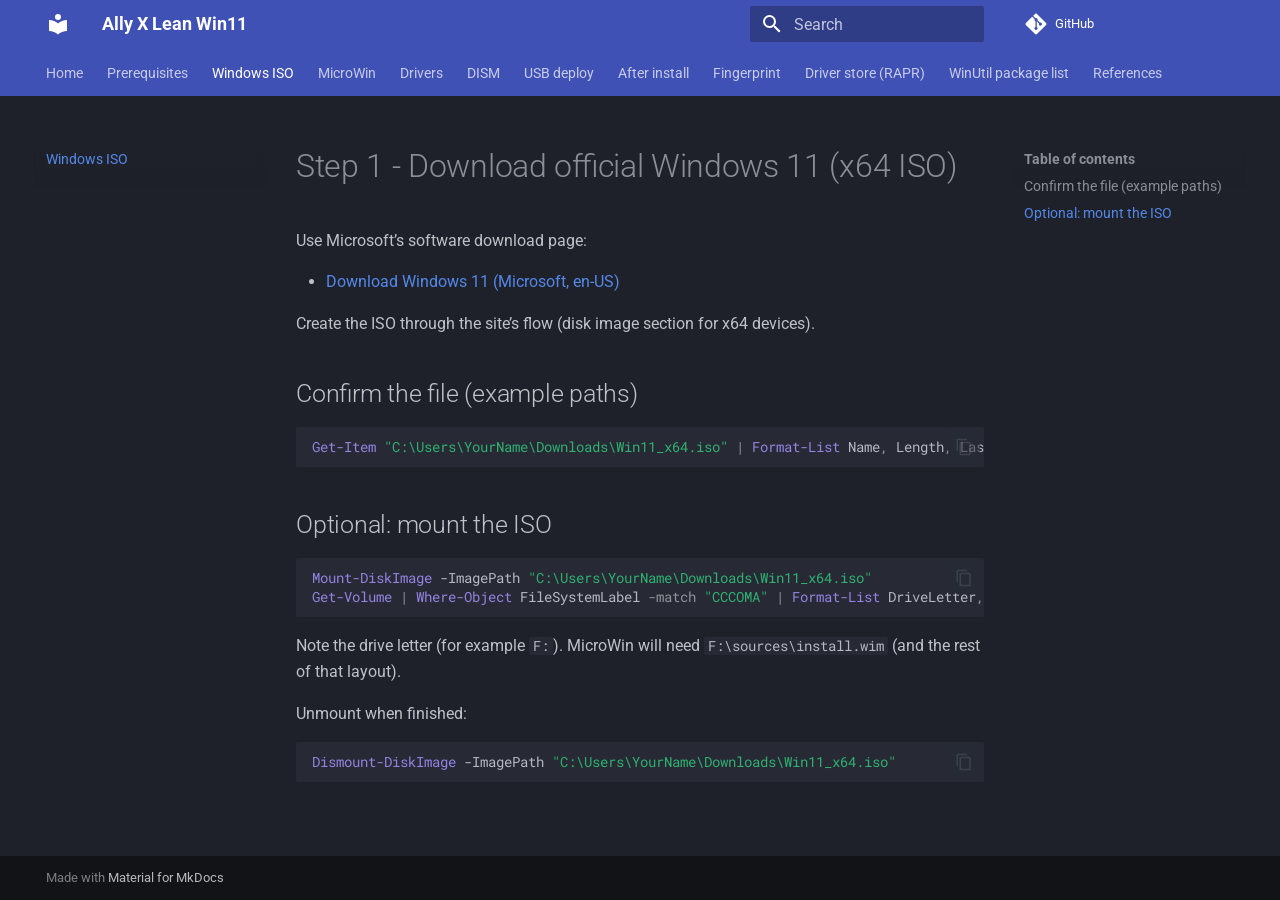
<file: 01-download-windows11/index.html>
<!doctype html>
<html lang="en" class="no-js">
  <head>
    
      <meta charset="utf-8">
      <meta name="viewport" content="width=device-width,initial-scale=1">
      
        <meta name="description" content="Minimal Windows 11 USB install for ASUS ROG Ally X (RC72LA)">
      
      
      
        <link rel="canonical" href="https://emilwojcik93.github.io/rog-allyx-rc72la-win11-manual/01-download-windows11/">
      
      
        <link rel="prev" href="../00-prerequisites/">
      
      
        <link rel="next" href="../02-build-microwin/">
      
      
        
      
      
      <link rel="icon" href="../assets/images/favicon.png">
      <meta name="generator" content="mkdocs-1.6.1, mkdocs-material-9.7.6">
    
    
      
        <title>Windows ISO - Ally X Lean Win11</title>
      
    
    
      <link rel="stylesheet" href="../assets/stylesheets/main.484c7ddc.min.css">
      
        
        <link rel="stylesheet" href="../assets/stylesheets/palette.ab4e12ef.min.css">
      
      


    
    
      
    
    
      
        
        
        <link rel="preconnect" href="https://fonts.gstatic.com" crossorigin>
        <link rel="stylesheet" href="https://fonts.googleapis.com/css?family=Roboto:300,300i,400,400i,700,700i%7CRoboto+Mono:400,400i,700,700i&display=fallback">
        <style>:root{--md-text-font:"Roboto";--md-code-font:"Roboto Mono"}</style>
      
    
    
    <script>__md_scope=new URL("..",location),__md_hash=e=>[...e].reduce(((e,_)=>(e<<5)-e+_.charCodeAt(0)),0),__md_get=(e,_=localStorage,t=__md_scope)=>JSON.parse(_.getItem(t.pathname+"."+e)),__md_set=(e,_,t=localStorage,a=__md_scope)=>{try{t.setItem(a.pathname+"."+e,JSON.stringify(_))}catch(e){}}</script>
    
      

    
    
  </head>
  
  
    
    
      
    
    
    
    
    <body dir="ltr" data-md-color-scheme="slate" data-md-color-primary="indigo" data-md-color-accent="cyan">
  
    
    <input class="md-toggle" data-md-toggle="drawer" type="checkbox" id="__drawer" autocomplete="off">
    <input class="md-toggle" data-md-toggle="search" type="checkbox" id="__search" autocomplete="off">
    <label class="md-overlay" for="__drawer"></label>
    <div data-md-component="skip">
      
        
        <a href="#step-1-download-official-windows-11-x64-iso" class="md-skip">
          Skip to content
        </a>
      
    </div>
    <div data-md-component="announce">
      
    </div>
    
    
      

<header class="md-header" data-md-component="header">
  <nav class="md-header__inner md-grid" aria-label="Header">
    <a href=".." title="Ally X Lean Win11" class="md-header__button md-logo" aria-label="Ally X Lean Win11" data-md-component="logo">
      
  
  <svg xmlns="http://www.w3.org/2000/svg" viewBox="0 0 24 24"><path d="M12 8a3 3 0 0 0 3-3 3 3 0 0 0-3-3 3 3 0 0 0-3 3 3 3 0 0 0 3 3m0 3.54C9.64 9.35 6.5 8 3 8v11c3.5 0 6.64 1.35 9 3.54 2.36-2.19 5.5-3.54 9-3.54V8c-3.5 0-6.64 1.35-9 3.54"/></svg>

    </a>
    <label class="md-header__button md-icon" for="__drawer">
      
      <svg xmlns="http://www.w3.org/2000/svg" viewBox="0 0 24 24"><path d="M3 6h18v2H3zm0 5h18v2H3zm0 5h18v2H3z"/></svg>
    </label>
    <div class="md-header__title" data-md-component="header-title">
      <div class="md-header__ellipsis">
        <div class="md-header__topic">
          <span class="md-ellipsis">
            Ally X Lean Win11
          </span>
        </div>
        <div class="md-header__topic" data-md-component="header-topic">
          <span class="md-ellipsis">
            
              Windows ISO
            
          </span>
        </div>
      </div>
    </div>
    
      
        <form class="md-header__option" data-md-component="palette">
  
    
    
    
    <input class="md-option" data-md-color-media="" data-md-color-scheme="slate" data-md-color-primary="indigo" data-md-color-accent="cyan"  aria-hidden="true"  type="radio" name="__palette" id="__palette_0">
    
  
</form>
      
    
    
      <script>var palette=__md_get("__palette");if(palette&&palette.color){if("(prefers-color-scheme)"===palette.color.media){var media=matchMedia("(prefers-color-scheme: light)"),input=document.querySelector(media.matches?"[data-md-color-media='(prefers-color-scheme: light)']":"[data-md-color-media='(prefers-color-scheme: dark)']");palette.color.media=input.getAttribute("data-md-color-media"),palette.color.scheme=input.getAttribute("data-md-color-scheme"),palette.color.primary=input.getAttribute("data-md-color-primary"),palette.color.accent=input.getAttribute("data-md-color-accent")}for(var[key,value]of Object.entries(palette.color))document.body.setAttribute("data-md-color-"+key,value)}</script>
    
    
    
      
      
        <label class="md-header__button md-icon" for="__search">
          
          <svg xmlns="http://www.w3.org/2000/svg" viewBox="0 0 24 24"><path d="M9.5 3A6.5 6.5 0 0 1 16 9.5c0 1.61-.59 3.09-1.56 4.23l.27.27h.79l5 5-1.5 1.5-5-5v-.79l-.27-.27A6.52 6.52 0 0 1 9.5 16 6.5 6.5 0 0 1 3 9.5 6.5 6.5 0 0 1 9.5 3m0 2C7 5 5 7 5 9.5S7 14 9.5 14 14 12 14 9.5 12 5 9.5 5"/></svg>
        </label>
        <div class="md-search" data-md-component="search" role="dialog">
  <label class="md-search__overlay" for="__search"></label>
  <div class="md-search__inner" role="search">
    <form class="md-search__form" name="search">
      <input type="text" class="md-search__input" name="query" aria-label="Search" placeholder="Search" autocapitalize="off" autocorrect="off" autocomplete="off" spellcheck="false" data-md-component="search-query" required>
      <label class="md-search__icon md-icon" for="__search">
        
        <svg xmlns="http://www.w3.org/2000/svg" viewBox="0 0 24 24"><path d="M9.5 3A6.5 6.5 0 0 1 16 9.5c0 1.61-.59 3.09-1.56 4.23l.27.27h.79l5 5-1.5 1.5-5-5v-.79l-.27-.27A6.52 6.52 0 0 1 9.5 16 6.5 6.5 0 0 1 3 9.5 6.5 6.5 0 0 1 9.5 3m0 2C7 5 5 7 5 9.5S7 14 9.5 14 14 12 14 9.5 12 5 9.5 5"/></svg>
        
        <svg xmlns="http://www.w3.org/2000/svg" viewBox="0 0 24 24"><path d="M20 11v2H8l5.5 5.5-1.42 1.42L4.16 12l7.92-7.92L13.5 5.5 8 11z"/></svg>
      </label>
      <nav class="md-search__options" aria-label="Search">
        
        <button type="reset" class="md-search__icon md-icon" title="Clear" aria-label="Clear" tabindex="-1">
          
          <svg xmlns="http://www.w3.org/2000/svg" viewBox="0 0 24 24"><path d="M19 6.41 17.59 5 12 10.59 6.41 5 5 6.41 10.59 12 5 17.59 6.41 19 12 13.41 17.59 19 19 17.59 13.41 12z"/></svg>
        </button>
      </nav>
      
        <div class="md-search__suggest" data-md-component="search-suggest"></div>
      
    </form>
    <div class="md-search__output">
      <div class="md-search__scrollwrap" tabindex="0" data-md-scrollfix>
        <div class="md-search-result" data-md-component="search-result">
          <div class="md-search-result__meta">
            Initializing search
          </div>
          <ol class="md-search-result__list" role="presentation"></ol>
        </div>
      </div>
    </div>
  </div>
</div>
      
    
    
      <div class="md-header__source">
        <a href="https://github.com/emilwojcik93/rog-allyx-rc72la-win11-manual" title="Go to repository" class="md-source" data-md-component="source">
  <div class="md-source__icon md-icon">
    
    <svg xmlns="http://www.w3.org/2000/svg" viewBox="0 0 448 512"><!--! Font Awesome Free 7.1.0 by @fontawesome - https://fontawesome.com License - https://fontawesome.com/license/free (Icons: CC BY 4.0, Fonts: SIL OFL 1.1, Code: MIT License) Copyright 2025 Fonticons, Inc.--><path d="M439.6 236.1 244 40.5c-5.4-5.5-12.8-8.5-20.4-8.5s-15 3-20.4 8.4L162.5 81l51.5 51.5c27.1-9.1 52.7 16.8 43.4 43.7l49.7 49.7c34.2-11.8 61.2 31 35.5 56.7-26.5 26.5-70.2-2.9-56-37.3L240.3 199v121.9c25.3 12.5 22.3 41.8 9.1 55-6.4 6.4-15.2 10.1-24.3 10.1s-17.8-3.6-24.3-10.1c-17.6-17.6-11.1-46.9 11.2-56v-123c-20.8-8.5-24.6-30.7-18.6-45L142.6 101 8.5 235.1C3 240.6 0 247.9 0 255.5s3 15 8.5 20.4l195.6 195.7c5.4 5.4 12.7 8.4 20.4 8.4s15-3 20.4-8.4l194.7-194.7c5.4-5.4 8.4-12.8 8.4-20.4s-3-15-8.4-20.4"/></svg>
  </div>
  <div class="md-source__repository">
    GitHub
  </div>
</a>
      </div>
    
  </nav>
  
</header>
    
    <div class="md-container" data-md-component="container">
      
      
        
          
            
<nav class="md-tabs" aria-label="Tabs" data-md-component="tabs">
  <div class="md-grid">
    <ul class="md-tabs__list">
      
        
  
  
  
  
    <li class="md-tabs__item">
      <a href=".." class="md-tabs__link">
        
  
  
    
  
  Home

      </a>
    </li>
  

      
        
  
  
  
  
    <li class="md-tabs__item">
      <a href="../00-prerequisites/" class="md-tabs__link">
        
  
  
    
  
  Prerequisites

      </a>
    </li>
  

      
        
  
  
  
    
  
  
    <li class="md-tabs__item md-tabs__item--active">
      <a href="./" class="md-tabs__link">
        
  
  
    
  
  Windows ISO

      </a>
    </li>
  

      
        
  
  
  
  
    <li class="md-tabs__item">
      <a href="../02-build-microwin/" class="md-tabs__link">
        
  
  
    
  
  MicroWin

      </a>
    </li>
  

      
        
  
  
  
  
    <li class="md-tabs__item">
      <a href="../03-drivers-asus/" class="md-tabs__link">
        
  
  
    
  
  Drivers

      </a>
    </li>
  

      
        
  
  
  
  
    <li class="md-tabs__item">
      <a href="../04-dism-offline-drivers/" class="md-tabs__link">
        
  
  
    
  
  DISM

      </a>
    </li>
  

      
        
  
  
  
  
    <li class="md-tabs__item">
      <a href="../05-usb-deploy/" class="md-tabs__link">
        
  
  
    
  
  USB deploy

      </a>
    </li>
  

      
        
  
  
  
  
    <li class="md-tabs__item">
      <a href="../06-post-install/" class="md-tabs__link">
        
  
  
    
  
  After install

      </a>
    </li>
  

      
        
  
  
  
  
    <li class="md-tabs__item">
      <a href="../troubleshooting-fingerprint/" class="md-tabs__link">
        
  
  
    
  
  Fingerprint

      </a>
    </li>
  

      
        
  
  
  
  
    <li class="md-tabs__item">
      <a href="../troubleshooting-driver-store-rapr/" class="md-tabs__link">
        
  
  
    
  
  Driver store (RAPR)

      </a>
    </li>
  

      
        
  
  
  
  
    <li class="md-tabs__item">
      <a href="../winget-profile/" class="md-tabs__link">
        
  
  
    
  
  WinUtil package list

      </a>
    </li>
  

      
        
  
  
  
  
    <li class="md-tabs__item">
      <a href="../references/" class="md-tabs__link">
        
  
  
    
  
  References

      </a>
    </li>
  

      
    </ul>
  </div>
</nav>
          
        
      
      <main class="md-main" data-md-component="main">
        <div class="md-main__inner md-grid">
          
            
              
              <div class="md-sidebar md-sidebar--primary" data-md-component="sidebar" data-md-type="navigation" >
                <div class="md-sidebar__scrollwrap">
                  <div class="md-sidebar__inner">
                    


  


<nav class="md-nav md-nav--primary md-nav--lifted" aria-label="Navigation" data-md-level="0">
  <label class="md-nav__title" for="__drawer">
    <a href=".." title="Ally X Lean Win11" class="md-nav__button md-logo" aria-label="Ally X Lean Win11" data-md-component="logo">
      
  
  <svg xmlns="http://www.w3.org/2000/svg" viewBox="0 0 24 24"><path d="M12 8a3 3 0 0 0 3-3 3 3 0 0 0-3-3 3 3 0 0 0-3 3 3 3 0 0 0 3 3m0 3.54C9.64 9.35 6.5 8 3 8v11c3.5 0 6.64 1.35 9 3.54 2.36-2.19 5.5-3.54 9-3.54V8c-3.5 0-6.64 1.35-9 3.54"/></svg>

    </a>
    Ally X Lean Win11
  </label>
  
    <div class="md-nav__source">
      <a href="https://github.com/emilwojcik93/rog-allyx-rc72la-win11-manual" title="Go to repository" class="md-source" data-md-component="source">
  <div class="md-source__icon md-icon">
    
    <svg xmlns="http://www.w3.org/2000/svg" viewBox="0 0 448 512"><!--! Font Awesome Free 7.1.0 by @fontawesome - https://fontawesome.com License - https://fontawesome.com/license/free (Icons: CC BY 4.0, Fonts: SIL OFL 1.1, Code: MIT License) Copyright 2025 Fonticons, Inc.--><path d="M439.6 236.1 244 40.5c-5.4-5.5-12.8-8.5-20.4-8.5s-15 3-20.4 8.4L162.5 81l51.5 51.5c27.1-9.1 52.7 16.8 43.4 43.7l49.7 49.7c34.2-11.8 61.2 31 35.5 56.7-26.5 26.5-70.2-2.9-56-37.3L240.3 199v121.9c25.3 12.5 22.3 41.8 9.1 55-6.4 6.4-15.2 10.1-24.3 10.1s-17.8-3.6-24.3-10.1c-17.6-17.6-11.1-46.9 11.2-56v-123c-20.8-8.5-24.6-30.7-18.6-45L142.6 101 8.5 235.1C3 240.6 0 247.9 0 255.5s3 15 8.5 20.4l195.6 195.7c5.4 5.4 12.7 8.4 20.4 8.4s15-3 20.4-8.4l194.7-194.7c5.4-5.4 8.4-12.8 8.4-20.4s-3-15-8.4-20.4"/></svg>
  </div>
  <div class="md-source__repository">
    GitHub
  </div>
</a>
    </div>
  
  <ul class="md-nav__list" data-md-scrollfix>
    
      
      
  
  
  
  
    <li class="md-nav__item">
      <a href=".." class="md-nav__link">
        
  
  
  <span class="md-ellipsis">
    
  
    Home
  

    
  </span>
  
  

      </a>
    </li>
  

    
      
      
  
  
  
  
    <li class="md-nav__item">
      <a href="../00-prerequisites/" class="md-nav__link">
        
  
  
  <span class="md-ellipsis">
    
  
    Prerequisites
  

    
  </span>
  
  

      </a>
    </li>
  

    
      
      
  
  
    
  
  
  
    <li class="md-nav__item md-nav__item--active">
      
      <input class="md-nav__toggle md-toggle" type="checkbox" id="__toc">
      
      
        
      
      
        <label class="md-nav__link md-nav__link--active" for="__toc">
          
  
  
  <span class="md-ellipsis">
    
  
    Windows ISO
  

    
  </span>
  
  

          <span class="md-nav__icon md-icon"></span>
        </label>
      
      <a href="./" class="md-nav__link md-nav__link--active">
        
  
  
  <span class="md-ellipsis">
    
  
    Windows ISO
  

    
  </span>
  
  

      </a>
      
        

<nav class="md-nav md-nav--secondary" aria-label="Table of contents">
  
  
  
    
  
  
    <label class="md-nav__title" for="__toc">
      <span class="md-nav__icon md-icon"></span>
      Table of contents
    </label>
    <ul class="md-nav__list" data-md-component="toc" data-md-scrollfix>
      
        <li class="md-nav__item">
  <a href="#confirm-the-file-example-paths" class="md-nav__link">
    <span class="md-ellipsis">
      
        Confirm the file (example paths)
      
    </span>
  </a>
  
</li>
      
        <li class="md-nav__item">
  <a href="#optional-mount-the-iso" class="md-nav__link">
    <span class="md-ellipsis">
      
        Optional: mount the ISO
      
    </span>
  </a>
  
</li>
      
    </ul>
  
</nav>
      
    </li>
  

    
      
      
  
  
  
  
    <li class="md-nav__item">
      <a href="../02-build-microwin/" class="md-nav__link">
        
  
  
  <span class="md-ellipsis">
    
  
    MicroWin
  

    
  </span>
  
  

      </a>
    </li>
  

    
      
      
  
  
  
  
    <li class="md-nav__item">
      <a href="../03-drivers-asus/" class="md-nav__link">
        
  
  
  <span class="md-ellipsis">
    
  
    Drivers
  

    
  </span>
  
  

      </a>
    </li>
  

    
      
      
  
  
  
  
    <li class="md-nav__item">
      <a href="../04-dism-offline-drivers/" class="md-nav__link">
        
  
  
  <span class="md-ellipsis">
    
  
    DISM
  

    
  </span>
  
  

      </a>
    </li>
  

    
      
      
  
  
  
  
    <li class="md-nav__item">
      <a href="../05-usb-deploy/" class="md-nav__link">
        
  
  
  <span class="md-ellipsis">
    
  
    USB deploy
  

    
  </span>
  
  

      </a>
    </li>
  

    
      
      
  
  
  
  
    <li class="md-nav__item">
      <a href="../06-post-install/" class="md-nav__link">
        
  
  
  <span class="md-ellipsis">
    
  
    After install
  

    
  </span>
  
  

      </a>
    </li>
  

    
      
      
  
  
  
  
    <li class="md-nav__item">
      <a href="../troubleshooting-fingerprint/" class="md-nav__link">
        
  
  
  <span class="md-ellipsis">
    
  
    Fingerprint
  

    
  </span>
  
  

      </a>
    </li>
  

    
      
      
  
  
  
  
    <li class="md-nav__item">
      <a href="../troubleshooting-driver-store-rapr/" class="md-nav__link">
        
  
  
  <span class="md-ellipsis">
    
  
    Driver store (RAPR)
  

    
  </span>
  
  

      </a>
    </li>
  

    
      
      
  
  
  
  
    <li class="md-nav__item">
      <a href="../winget-profile/" class="md-nav__link">
        
  
  
  <span class="md-ellipsis">
    
  
    WinUtil package list
  

    
  </span>
  
  

      </a>
    </li>
  

    
      
      
  
  
  
  
    <li class="md-nav__item">
      <a href="../references/" class="md-nav__link">
        
  
  
  <span class="md-ellipsis">
    
  
    References
  

    
  </span>
  
  

      </a>
    </li>
  

    
  </ul>
</nav>
                  </div>
                </div>
              </div>
            
            
              
              <div class="md-sidebar md-sidebar--secondary" data-md-component="sidebar" data-md-type="toc" >
                <div class="md-sidebar__scrollwrap">
                  <div class="md-sidebar__inner">
                    

<nav class="md-nav md-nav--secondary" aria-label="Table of contents">
  
  
  
    
  
  
    <label class="md-nav__title" for="__toc">
      <span class="md-nav__icon md-icon"></span>
      Table of contents
    </label>
    <ul class="md-nav__list" data-md-component="toc" data-md-scrollfix>
      
        <li class="md-nav__item">
  <a href="#confirm-the-file-example-paths" class="md-nav__link">
    <span class="md-ellipsis">
      
        Confirm the file (example paths)
      
    </span>
  </a>
  
</li>
      
        <li class="md-nav__item">
  <a href="#optional-mount-the-iso" class="md-nav__link">
    <span class="md-ellipsis">
      
        Optional: mount the ISO
      
    </span>
  </a>
  
</li>
      
    </ul>
  
</nav>
                  </div>
                </div>
              </div>
            
          
          
            <div class="md-content" data-md-component="content">
              
              <article class="md-content__inner md-typeset">
                
                  


  
  


<h1 id="step-1-download-official-windows-11-x64-iso">Step 1 - Download official Windows 11 (x64 ISO)</h1>
<p>Use Microsoft’s software download page:</p>
<ul>
<li><a href="https://www.microsoft.com/en-us/software-download/windows11">Download Windows 11 (Microsoft, en-US)</a></li>
</ul>
<p>Create the ISO through the site’s flow (disk image section for x64 devices).</p>
<h2 id="confirm-the-file-example-paths">Confirm the file (example paths)</h2>
<div class="highlight"><pre><span></span><code><span class="nb">Get-Item</span> <span class="s2">&quot;C:\Users\YourName\Downloads\Win11_x64.iso&quot;</span> <span class="p">|</span> <span class="nb">Format-List</span> <span class="n">Name</span><span class="p">,</span> <span class="n">Length</span><span class="p">,</span> <span class="n">LastWriteTime</span>
</code></pre></div>
<h2 id="optional-mount-the-iso">Optional: mount the ISO</h2>
<div class="highlight"><pre><span></span><code><span class="nb">Mount-DiskImage</span> <span class="n">-ImagePath</span> <span class="s2">&quot;C:\Users\YourName\Downloads\Win11_x64.iso&quot;</span>
<span class="nb">Get-Volume</span> <span class="p">|</span> <span class="nb">Where-Object</span> <span class="n">FileSystemLabel</span> <span class="o">-match</span> <span class="s2">&quot;CCCOMA&quot;</span> <span class="p">|</span> <span class="nb">Format-List</span> <span class="n">DriveLetter</span><span class="p">,</span> <span class="n">FileSystemLabel</span>
</code></pre></div>
<p>Note the drive letter (for example <code>F:</code>). MicroWin will need <code>F:\sources\install.wim</code> (and the rest of that layout).</p>
<p>Unmount when finished:</p>
<div class="highlight"><pre><span></span><code><span class="nb">Dismount-DiskImage</span> <span class="n">-ImagePath</span> <span class="s2">&quot;C:\Users\YourName\Downloads\Win11_x64.iso&quot;</span>
</code></pre></div>












                
              </article>
            </div>
          
          
<script>var target=document.getElementById(location.hash.slice(1));target&&target.name&&(target.checked=target.name.startsWith("__tabbed_"))</script>
        </div>
        
      </main>
      
        <footer class="md-footer">
  
  <div class="md-footer-meta md-typeset">
    <div class="md-footer-meta__inner md-grid">
      <div class="md-copyright">
  
  
    Made with
    <a href="https://squidfunk.github.io/mkdocs-material/" target="_blank" rel="noopener">
      Material for MkDocs
    </a>
  
</div>
      
    </div>
  </div>
</footer>
      
    </div>
    <div class="md-dialog" data-md-component="dialog">
      <div class="md-dialog__inner md-typeset"></div>
    </div>
    
    
    
      
      
      <script id="__config" type="application/json">{"annotate": null, "base": "..", "features": ["navigation.tabs", "navigation.sections", "content.code.copy", "search.suggest"], "search": "../assets/javascripts/workers/search.2c215733.min.js", "tags": null, "translations": {"clipboard.copied": "Copied to clipboard", "clipboard.copy": "Copy to clipboard", "search.result.more.one": "1 more on this page", "search.result.more.other": "# more on this page", "search.result.none": "No matching documents", "search.result.one": "1 matching document", "search.result.other": "# matching documents", "search.result.placeholder": "Type to start searching", "search.result.term.missing": "Missing", "select.version": "Select version"}, "version": null}</script>
    
    
      <script src="../assets/javascripts/bundle.79ae519e.min.js"></script>
      
    
  </body>
</html>
</file>
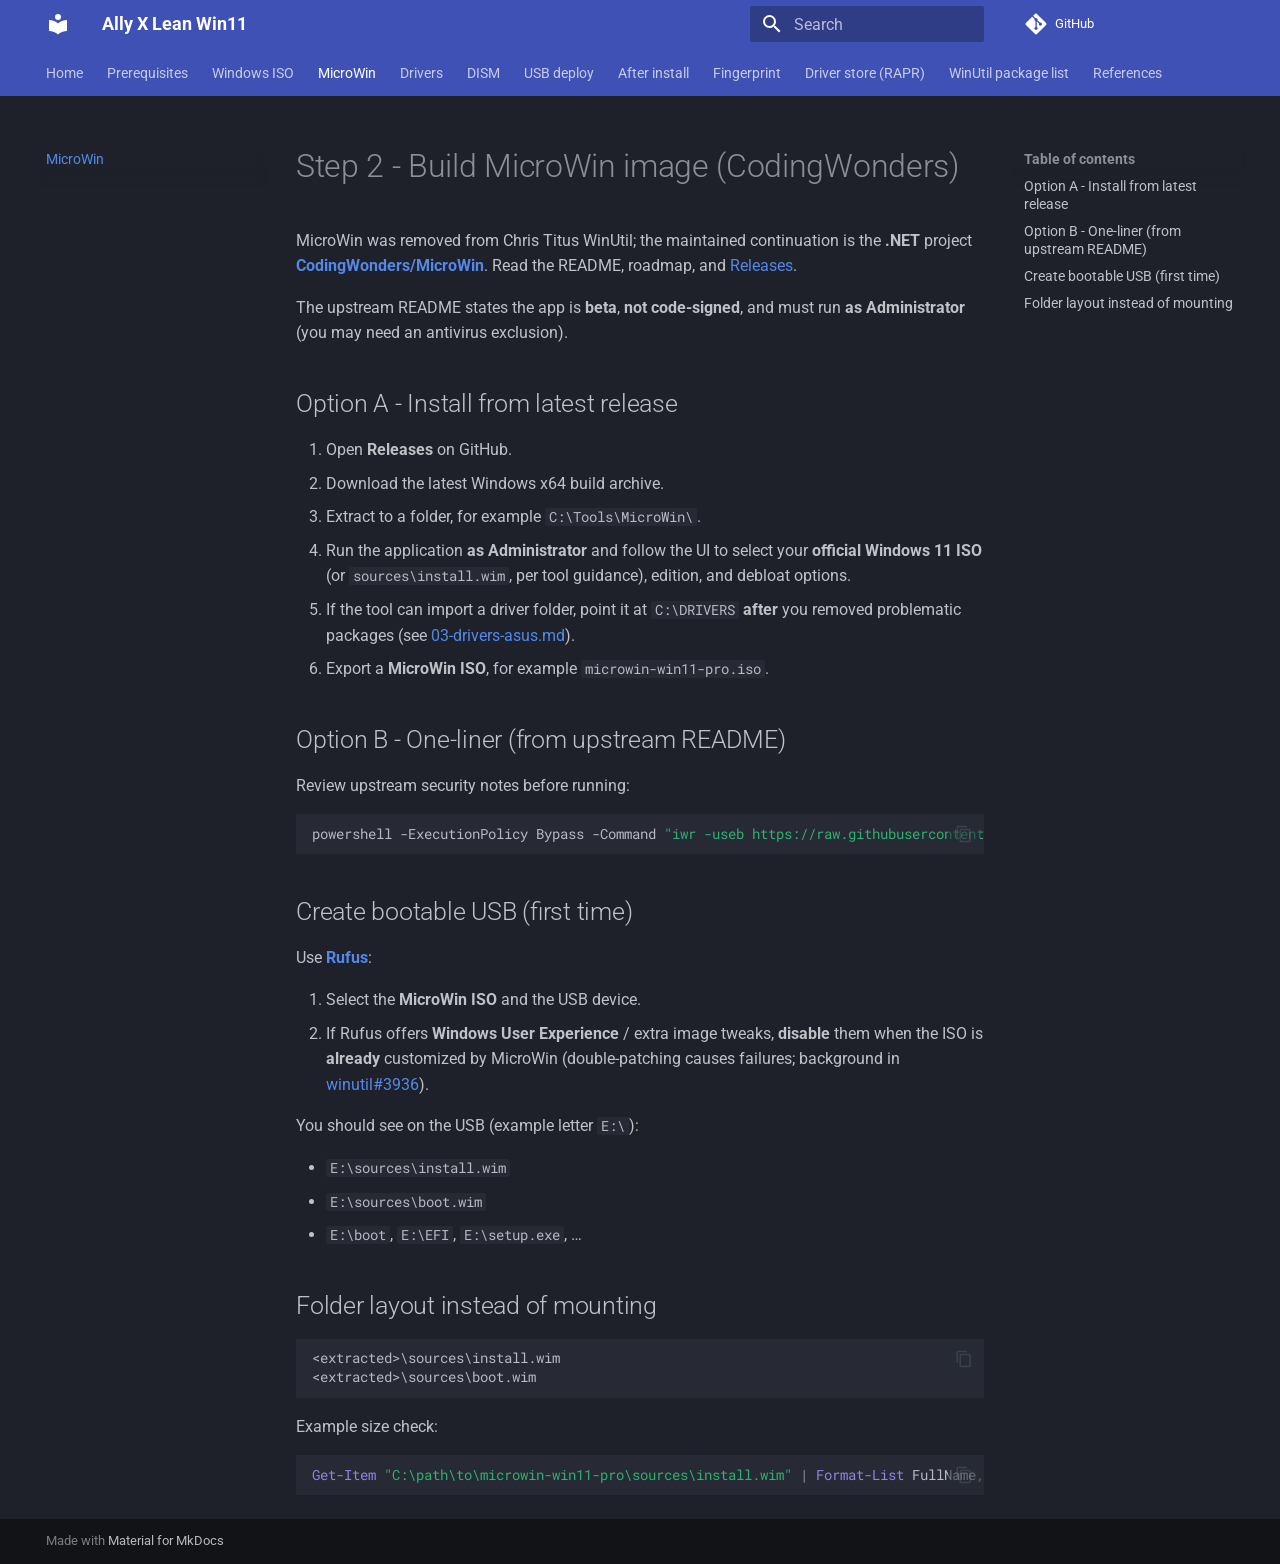
<file: 02-build-microwin/index.html>
<!doctype html>
<html lang="en" class="no-js">
  <head>
    
      <meta charset="utf-8">
      <meta name="viewport" content="width=device-width,initial-scale=1">
      
        <meta name="description" content="Minimal Windows 11 USB install for ASUS ROG Ally X (RC72LA)">
      
      
      
        <link rel="canonical" href="https://emilwojcik93.github.io/rog-allyx-rc72la-win11-manual/02-build-microwin/">
      
      
        <link rel="prev" href="../01-download-windows11/">
      
      
        <link rel="next" href="../03-drivers-asus/">
      
      
        
      
      
      <link rel="icon" href="../assets/images/favicon.png">
      <meta name="generator" content="mkdocs-1.6.1, mkdocs-material-9.7.6">
    
    
      
        <title>MicroWin - Ally X Lean Win11</title>
      
    
    
      <link rel="stylesheet" href="../assets/stylesheets/main.484c7ddc.min.css">
      
        
        <link rel="stylesheet" href="../assets/stylesheets/palette.ab4e12ef.min.css">
      
      


    
    
      
    
    
      
        
        
        <link rel="preconnect" href="https://fonts.gstatic.com" crossorigin>
        <link rel="stylesheet" href="https://fonts.googleapis.com/css?family=Roboto:300,300i,400,400i,700,700i%7CRoboto+Mono:400,400i,700,700i&display=fallback">
        <style>:root{--md-text-font:"Roboto";--md-code-font:"Roboto Mono"}</style>
      
    
    
    <script>__md_scope=new URL("..",location),__md_hash=e=>[...e].reduce(((e,_)=>(e<<5)-e+_.charCodeAt(0)),0),__md_get=(e,_=localStorage,t=__md_scope)=>JSON.parse(_.getItem(t.pathname+"."+e)),__md_set=(e,_,t=localStorage,a=__md_scope)=>{try{t.setItem(a.pathname+"."+e,JSON.stringify(_))}catch(e){}}</script>
    
      

    
    
  </head>
  
  
    
    
      
    
    
    
    
    <body dir="ltr" data-md-color-scheme="slate" data-md-color-primary="indigo" data-md-color-accent="cyan">
  
    
    <input class="md-toggle" data-md-toggle="drawer" type="checkbox" id="__drawer" autocomplete="off">
    <input class="md-toggle" data-md-toggle="search" type="checkbox" id="__search" autocomplete="off">
    <label class="md-overlay" for="__drawer"></label>
    <div data-md-component="skip">
      
        
        <a href="#step-2-build-microwin-image-codingwonders" class="md-skip">
          Skip to content
        </a>
      
    </div>
    <div data-md-component="announce">
      
    </div>
    
    
      

<header class="md-header" data-md-component="header">
  <nav class="md-header__inner md-grid" aria-label="Header">
    <a href=".." title="Ally X Lean Win11" class="md-header__button md-logo" aria-label="Ally X Lean Win11" data-md-component="logo">
      
  
  <svg xmlns="http://www.w3.org/2000/svg" viewBox="0 0 24 24"><path d="M12 8a3 3 0 0 0 3-3 3 3 0 0 0-3-3 3 3 0 0 0-3 3 3 3 0 0 0 3 3m0 3.54C9.64 9.35 6.5 8 3 8v11c3.5 0 6.64 1.35 9 3.54 2.36-2.19 5.5-3.54 9-3.54V8c-3.5 0-6.64 1.35-9 3.54"/></svg>

    </a>
    <label class="md-header__button md-icon" for="__drawer">
      
      <svg xmlns="http://www.w3.org/2000/svg" viewBox="0 0 24 24"><path d="M3 6h18v2H3zm0 5h18v2H3zm0 5h18v2H3z"/></svg>
    </label>
    <div class="md-header__title" data-md-component="header-title">
      <div class="md-header__ellipsis">
        <div class="md-header__topic">
          <span class="md-ellipsis">
            Ally X Lean Win11
          </span>
        </div>
        <div class="md-header__topic" data-md-component="header-topic">
          <span class="md-ellipsis">
            
              MicroWin
            
          </span>
        </div>
      </div>
    </div>
    
      
        <form class="md-header__option" data-md-component="palette">
  
    
    
    
    <input class="md-option" data-md-color-media="" data-md-color-scheme="slate" data-md-color-primary="indigo" data-md-color-accent="cyan"  aria-hidden="true"  type="radio" name="__palette" id="__palette_0">
    
  
</form>
      
    
    
      <script>var palette=__md_get("__palette");if(palette&&palette.color){if("(prefers-color-scheme)"===palette.color.media){var media=matchMedia("(prefers-color-scheme: light)"),input=document.querySelector(media.matches?"[data-md-color-media='(prefers-color-scheme: light)']":"[data-md-color-media='(prefers-color-scheme: dark)']");palette.color.media=input.getAttribute("data-md-color-media"),palette.color.scheme=input.getAttribute("data-md-color-scheme"),palette.color.primary=input.getAttribute("data-md-color-primary"),palette.color.accent=input.getAttribute("data-md-color-accent")}for(var[key,value]of Object.entries(palette.color))document.body.setAttribute("data-md-color-"+key,value)}</script>
    
    
    
      
      
        <label class="md-header__button md-icon" for="__search">
          
          <svg xmlns="http://www.w3.org/2000/svg" viewBox="0 0 24 24"><path d="M9.5 3A6.5 6.5 0 0 1 16 9.5c0 1.61-.59 3.09-1.56 4.23l.27.27h.79l5 5-1.5 1.5-5-5v-.79l-.27-.27A6.52 6.52 0 0 1 9.5 16 6.5 6.5 0 0 1 3 9.5 6.5 6.5 0 0 1 9.5 3m0 2C7 5 5 7 5 9.5S7 14 9.5 14 14 12 14 9.5 12 5 9.5 5"/></svg>
        </label>
        <div class="md-search" data-md-component="search" role="dialog">
  <label class="md-search__overlay" for="__search"></label>
  <div class="md-search__inner" role="search">
    <form class="md-search__form" name="search">
      <input type="text" class="md-search__input" name="query" aria-label="Search" placeholder="Search" autocapitalize="off" autocorrect="off" autocomplete="off" spellcheck="false" data-md-component="search-query" required>
      <label class="md-search__icon md-icon" for="__search">
        
        <svg xmlns="http://www.w3.org/2000/svg" viewBox="0 0 24 24"><path d="M9.5 3A6.5 6.5 0 0 1 16 9.5c0 1.61-.59 3.09-1.56 4.23l.27.27h.79l5 5-1.5 1.5-5-5v-.79l-.27-.27A6.52 6.52 0 0 1 9.5 16 6.5 6.5 0 0 1 3 9.5 6.5 6.5 0 0 1 9.5 3m0 2C7 5 5 7 5 9.5S7 14 9.5 14 14 12 14 9.5 12 5 9.5 5"/></svg>
        
        <svg xmlns="http://www.w3.org/2000/svg" viewBox="0 0 24 24"><path d="M20 11v2H8l5.5 5.5-1.42 1.42L4.16 12l7.92-7.92L13.5 5.5 8 11z"/></svg>
      </label>
      <nav class="md-search__options" aria-label="Search">
        
        <button type="reset" class="md-search__icon md-icon" title="Clear" aria-label="Clear" tabindex="-1">
          
          <svg xmlns="http://www.w3.org/2000/svg" viewBox="0 0 24 24"><path d="M19 6.41 17.59 5 12 10.59 6.41 5 5 6.41 10.59 12 5 17.59 6.41 19 12 13.41 17.59 19 19 17.59 13.41 12z"/></svg>
        </button>
      </nav>
      
        <div class="md-search__suggest" data-md-component="search-suggest"></div>
      
    </form>
    <div class="md-search__output">
      <div class="md-search__scrollwrap" tabindex="0" data-md-scrollfix>
        <div class="md-search-result" data-md-component="search-result">
          <div class="md-search-result__meta">
            Initializing search
          </div>
          <ol class="md-search-result__list" role="presentation"></ol>
        </div>
      </div>
    </div>
  </div>
</div>
      
    
    
      <div class="md-header__source">
        <a href="https://github.com/emilwojcik93/rog-allyx-rc72la-win11-manual" title="Go to repository" class="md-source" data-md-component="source">
  <div class="md-source__icon md-icon">
    
    <svg xmlns="http://www.w3.org/2000/svg" viewBox="0 0 448 512"><!--! Font Awesome Free 7.1.0 by @fontawesome - https://fontawesome.com License - https://fontawesome.com/license/free (Icons: CC BY 4.0, Fonts: SIL OFL 1.1, Code: MIT License) Copyright 2025 Fonticons, Inc.--><path d="M439.6 236.1 244 40.5c-5.4-5.5-12.8-8.5-20.4-8.5s-15 3-20.4 8.4L162.5 81l51.5 51.5c27.1-9.1 52.7 16.8 43.4 43.7l49.7 49.7c34.2-11.8 61.2 31 35.5 56.7-26.5 26.5-70.2-2.9-56-37.3L240.3 199v121.9c25.3 12.5 22.3 41.8 9.1 55-6.4 6.4-15.2 10.1-24.3 10.1s-17.8-3.6-24.3-10.1c-17.6-17.6-11.1-46.9 11.2-56v-123c-20.8-8.5-24.6-30.7-18.6-45L142.6 101 8.5 235.1C3 240.6 0 247.9 0 255.5s3 15 8.5 20.4l195.6 195.7c5.4 5.4 12.7 8.4 20.4 8.4s15-3 20.4-8.4l194.7-194.7c5.4-5.4 8.4-12.8 8.4-20.4s-3-15-8.4-20.4"/></svg>
  </div>
  <div class="md-source__repository">
    GitHub
  </div>
</a>
      </div>
    
  </nav>
  
</header>
    
    <div class="md-container" data-md-component="container">
      
      
        
          
            
<nav class="md-tabs" aria-label="Tabs" data-md-component="tabs">
  <div class="md-grid">
    <ul class="md-tabs__list">
      
        
  
  
  
  
    <li class="md-tabs__item">
      <a href=".." class="md-tabs__link">
        
  
  
    
  
  Home

      </a>
    </li>
  

      
        
  
  
  
  
    <li class="md-tabs__item">
      <a href="../00-prerequisites/" class="md-tabs__link">
        
  
  
    
  
  Prerequisites

      </a>
    </li>
  

      
        
  
  
  
  
    <li class="md-tabs__item">
      <a href="../01-download-windows11/" class="md-tabs__link">
        
  
  
    
  
  Windows ISO

      </a>
    </li>
  

      
        
  
  
  
    
  
  
    <li class="md-tabs__item md-tabs__item--active">
      <a href="./" class="md-tabs__link">
        
  
  
    
  
  MicroWin

      </a>
    </li>
  

      
        
  
  
  
  
    <li class="md-tabs__item">
      <a href="../03-drivers-asus/" class="md-tabs__link">
        
  
  
    
  
  Drivers

      </a>
    </li>
  

      
        
  
  
  
  
    <li class="md-tabs__item">
      <a href="../04-dism-offline-drivers/" class="md-tabs__link">
        
  
  
    
  
  DISM

      </a>
    </li>
  

      
        
  
  
  
  
    <li class="md-tabs__item">
      <a href="../05-usb-deploy/" class="md-tabs__link">
        
  
  
    
  
  USB deploy

      </a>
    </li>
  

      
        
  
  
  
  
    <li class="md-tabs__item">
      <a href="../06-post-install/" class="md-tabs__link">
        
  
  
    
  
  After install

      </a>
    </li>
  

      
        
  
  
  
  
    <li class="md-tabs__item">
      <a href="../troubleshooting-fingerprint/" class="md-tabs__link">
        
  
  
    
  
  Fingerprint

      </a>
    </li>
  

      
        
  
  
  
  
    <li class="md-tabs__item">
      <a href="../troubleshooting-driver-store-rapr/" class="md-tabs__link">
        
  
  
    
  
  Driver store (RAPR)

      </a>
    </li>
  

      
        
  
  
  
  
    <li class="md-tabs__item">
      <a href="../winget-profile/" class="md-tabs__link">
        
  
  
    
  
  WinUtil package list

      </a>
    </li>
  

      
        
  
  
  
  
    <li class="md-tabs__item">
      <a href="../references/" class="md-tabs__link">
        
  
  
    
  
  References

      </a>
    </li>
  

      
    </ul>
  </div>
</nav>
          
        
      
      <main class="md-main" data-md-component="main">
        <div class="md-main__inner md-grid">
          
            
              
              <div class="md-sidebar md-sidebar--primary" data-md-component="sidebar" data-md-type="navigation" >
                <div class="md-sidebar__scrollwrap">
                  <div class="md-sidebar__inner">
                    


  


<nav class="md-nav md-nav--primary md-nav--lifted" aria-label="Navigation" data-md-level="0">
  <label class="md-nav__title" for="__drawer">
    <a href=".." title="Ally X Lean Win11" class="md-nav__button md-logo" aria-label="Ally X Lean Win11" data-md-component="logo">
      
  
  <svg xmlns="http://www.w3.org/2000/svg" viewBox="0 0 24 24"><path d="M12 8a3 3 0 0 0 3-3 3 3 0 0 0-3-3 3 3 0 0 0-3 3 3 3 0 0 0 3 3m0 3.54C9.64 9.35 6.5 8 3 8v11c3.5 0 6.64 1.35 9 3.54 2.36-2.19 5.5-3.54 9-3.54V8c-3.5 0-6.64 1.35-9 3.54"/></svg>

    </a>
    Ally X Lean Win11
  </label>
  
    <div class="md-nav__source">
      <a href="https://github.com/emilwojcik93/rog-allyx-rc72la-win11-manual" title="Go to repository" class="md-source" data-md-component="source">
  <div class="md-source__icon md-icon">
    
    <svg xmlns="http://www.w3.org/2000/svg" viewBox="0 0 448 512"><!--! Font Awesome Free 7.1.0 by @fontawesome - https://fontawesome.com License - https://fontawesome.com/license/free (Icons: CC BY 4.0, Fonts: SIL OFL 1.1, Code: MIT License) Copyright 2025 Fonticons, Inc.--><path d="M439.6 236.1 244 40.5c-5.4-5.5-12.8-8.5-20.4-8.5s-15 3-20.4 8.4L162.5 81l51.5 51.5c27.1-9.1 52.7 16.8 43.4 43.7l49.7 49.7c34.2-11.8 61.2 31 35.5 56.7-26.5 26.5-70.2-2.9-56-37.3L240.3 199v121.9c25.3 12.5 22.3 41.8 9.1 55-6.4 6.4-15.2 10.1-24.3 10.1s-17.8-3.6-24.3-10.1c-17.6-17.6-11.1-46.9 11.2-56v-123c-20.8-8.5-24.6-30.7-18.6-45L142.6 101 8.5 235.1C3 240.6 0 247.9 0 255.5s3 15 8.5 20.4l195.6 195.7c5.4 5.4 12.7 8.4 20.4 8.4s15-3 20.4-8.4l194.7-194.7c5.4-5.4 8.4-12.8 8.4-20.4s-3-15-8.4-20.4"/></svg>
  </div>
  <div class="md-source__repository">
    GitHub
  </div>
</a>
    </div>
  
  <ul class="md-nav__list" data-md-scrollfix>
    
      
      
  
  
  
  
    <li class="md-nav__item">
      <a href=".." class="md-nav__link">
        
  
  
  <span class="md-ellipsis">
    
  
    Home
  

    
  </span>
  
  

      </a>
    </li>
  

    
      
      
  
  
  
  
    <li class="md-nav__item">
      <a href="../00-prerequisites/" class="md-nav__link">
        
  
  
  <span class="md-ellipsis">
    
  
    Prerequisites
  

    
  </span>
  
  

      </a>
    </li>
  

    
      
      
  
  
  
  
    <li class="md-nav__item">
      <a href="../01-download-windows11/" class="md-nav__link">
        
  
  
  <span class="md-ellipsis">
    
  
    Windows ISO
  

    
  </span>
  
  

      </a>
    </li>
  

    
      
      
  
  
    
  
  
  
    <li class="md-nav__item md-nav__item--active">
      
      <input class="md-nav__toggle md-toggle" type="checkbox" id="__toc">
      
      
        
      
      
        <label class="md-nav__link md-nav__link--active" for="__toc">
          
  
  
  <span class="md-ellipsis">
    
  
    MicroWin
  

    
  </span>
  
  

          <span class="md-nav__icon md-icon"></span>
        </label>
      
      <a href="./" class="md-nav__link md-nav__link--active">
        
  
  
  <span class="md-ellipsis">
    
  
    MicroWin
  

    
  </span>
  
  

      </a>
      
        

<nav class="md-nav md-nav--secondary" aria-label="Table of contents">
  
  
  
    
  
  
    <label class="md-nav__title" for="__toc">
      <span class="md-nav__icon md-icon"></span>
      Table of contents
    </label>
    <ul class="md-nav__list" data-md-component="toc" data-md-scrollfix>
      
        <li class="md-nav__item">
  <a href="#option-a-install-from-latest-release" class="md-nav__link">
    <span class="md-ellipsis">
      
        Option A - Install from latest release
      
    </span>
  </a>
  
</li>
      
        <li class="md-nav__item">
  <a href="#option-b-one-liner-from-upstream-readme" class="md-nav__link">
    <span class="md-ellipsis">
      
        Option B - One-liner (from upstream README)
      
    </span>
  </a>
  
</li>
      
        <li class="md-nav__item">
  <a href="#create-bootable-usb-first-time" class="md-nav__link">
    <span class="md-ellipsis">
      
        Create bootable USB (first time)
      
    </span>
  </a>
  
</li>
      
        <li class="md-nav__item">
  <a href="#folder-layout-instead-of-mounting" class="md-nav__link">
    <span class="md-ellipsis">
      
        Folder layout instead of mounting
      
    </span>
  </a>
  
</li>
      
    </ul>
  
</nav>
      
    </li>
  

    
      
      
  
  
  
  
    <li class="md-nav__item">
      <a href="../03-drivers-asus/" class="md-nav__link">
        
  
  
  <span class="md-ellipsis">
    
  
    Drivers
  

    
  </span>
  
  

      </a>
    </li>
  

    
      
      
  
  
  
  
    <li class="md-nav__item">
      <a href="../04-dism-offline-drivers/" class="md-nav__link">
        
  
  
  <span class="md-ellipsis">
    
  
    DISM
  

    
  </span>
  
  

      </a>
    </li>
  

    
      
      
  
  
  
  
    <li class="md-nav__item">
      <a href="../05-usb-deploy/" class="md-nav__link">
        
  
  
  <span class="md-ellipsis">
    
  
    USB deploy
  

    
  </span>
  
  

      </a>
    </li>
  

    
      
      
  
  
  
  
    <li class="md-nav__item">
      <a href="../06-post-install/" class="md-nav__link">
        
  
  
  <span class="md-ellipsis">
    
  
    After install
  

    
  </span>
  
  

      </a>
    </li>
  

    
      
      
  
  
  
  
    <li class="md-nav__item">
      <a href="../troubleshooting-fingerprint/" class="md-nav__link">
        
  
  
  <span class="md-ellipsis">
    
  
    Fingerprint
  

    
  </span>
  
  

      </a>
    </li>
  

    
      
      
  
  
  
  
    <li class="md-nav__item">
      <a href="../troubleshooting-driver-store-rapr/" class="md-nav__link">
        
  
  
  <span class="md-ellipsis">
    
  
    Driver store (RAPR)
  

    
  </span>
  
  

      </a>
    </li>
  

    
      
      
  
  
  
  
    <li class="md-nav__item">
      <a href="../winget-profile/" class="md-nav__link">
        
  
  
  <span class="md-ellipsis">
    
  
    WinUtil package list
  

    
  </span>
  
  

      </a>
    </li>
  

    
      
      
  
  
  
  
    <li class="md-nav__item">
      <a href="../references/" class="md-nav__link">
        
  
  
  <span class="md-ellipsis">
    
  
    References
  

    
  </span>
  
  

      </a>
    </li>
  

    
  </ul>
</nav>
                  </div>
                </div>
              </div>
            
            
              
              <div class="md-sidebar md-sidebar--secondary" data-md-component="sidebar" data-md-type="toc" >
                <div class="md-sidebar__scrollwrap">
                  <div class="md-sidebar__inner">
                    

<nav class="md-nav md-nav--secondary" aria-label="Table of contents">
  
  
  
    
  
  
    <label class="md-nav__title" for="__toc">
      <span class="md-nav__icon md-icon"></span>
      Table of contents
    </label>
    <ul class="md-nav__list" data-md-component="toc" data-md-scrollfix>
      
        <li class="md-nav__item">
  <a href="#option-a-install-from-latest-release" class="md-nav__link">
    <span class="md-ellipsis">
      
        Option A - Install from latest release
      
    </span>
  </a>
  
</li>
      
        <li class="md-nav__item">
  <a href="#option-b-one-liner-from-upstream-readme" class="md-nav__link">
    <span class="md-ellipsis">
      
        Option B - One-liner (from upstream README)
      
    </span>
  </a>
  
</li>
      
        <li class="md-nav__item">
  <a href="#create-bootable-usb-first-time" class="md-nav__link">
    <span class="md-ellipsis">
      
        Create bootable USB (first time)
      
    </span>
  </a>
  
</li>
      
        <li class="md-nav__item">
  <a href="#folder-layout-instead-of-mounting" class="md-nav__link">
    <span class="md-ellipsis">
      
        Folder layout instead of mounting
      
    </span>
  </a>
  
</li>
      
    </ul>
  
</nav>
                  </div>
                </div>
              </div>
            
          
          
            <div class="md-content" data-md-component="content">
              
              <article class="md-content__inner md-typeset">
                
                  


  
  


<h1 id="step-2-build-microwin-image-codingwonders">Step 2 - Build MicroWin image (CodingWonders)</h1>
<p>MicroWin was removed from Chris Titus WinUtil; the maintained continuation is the <strong>.NET</strong> project <strong><a href="https://github.com/CodingWonders/MicroWin">CodingWonders/MicroWin</a></strong>. Read the README, roadmap, and <a href="https://github.com/CodingWonders/MicroWin/releases">Releases</a>.</p>
<p>The upstream README states the app is <strong>beta</strong>, <strong>not code-signed</strong>, and must run <strong>as Administrator</strong> (you may need an antivirus exclusion).</p>
<h2 id="option-a-install-from-latest-release">Option A - Install from latest release</h2>
<ol>
<li>Open <strong>Releases</strong> on GitHub.</li>
<li>Download the latest Windows x64 build archive.</li>
<li>Extract to a folder, for example <code>C:\Tools\MicroWin\</code>.</li>
<li>Run the application <strong>as Administrator</strong> and follow the UI to select your <strong>official Windows 11 ISO</strong> (or <code>sources\install.wim</code>, per tool guidance), edition, and debloat options.</li>
<li>If the tool can import a driver folder, point it at <code>C:\DRIVERS</code> <strong>after</strong> you removed problematic packages (see <a href="../03-drivers-asus/">03-drivers-asus.md</a>).</li>
<li>Export a <strong>MicroWin ISO</strong>, for example <code>microwin-win11-pro.iso</code>.</li>
</ol>
<h2 id="option-b-one-liner-from-upstream-readme">Option B - One-liner (from upstream README)</h2>
<p>Review upstream security notes before running:</p>
<div class="highlight"><pre><span></span><code><span class="n">powershell</span> <span class="n">-ExecutionPolicy</span> <span class="n">Bypass</span> <span class="n">-Command</span> <span class="s2">&quot;iwr -useb https://raw.githubusercontent.com/CodingWonders/MicroWin/refs/heads/main/Microwin.ps1 | iex&quot;</span>
</code></pre></div>
<h2 id="create-bootable-usb-first-time">Create bootable USB (first time)</h2>
<p>Use <strong><a href="https://rufus.ie/">Rufus</a></strong>:</p>
<ol>
<li>Select the <strong>MicroWin ISO</strong> and the USB device.</li>
<li>If Rufus offers <strong>Windows User Experience</strong> / extra image tweaks, <strong>disable</strong> them when the ISO is <strong>already</strong> customized by MicroWin (double-patching causes failures; background in <a href="https://github.com/ChrisTitusTech/winutil/issues/3936">winutil#3936</a>).</li>
</ol>
<p>You should see on the USB (example letter <code>E:\</code>):</p>
<ul>
<li><code>E:\sources\install.wim</code></li>
<li><code>E:\sources\boot.wim</code></li>
<li><code>E:\boot</code>, <code>E:\EFI</code>, <code>E:\setup.exe</code>, …</li>
</ul>
<h2 id="folder-layout-instead-of-mounting">Folder layout instead of mounting</h2>
<div class="highlight"><pre><span></span><code>&lt;extracted&gt;\sources\install.wim
&lt;extracted&gt;\sources\boot.wim
</code></pre></div>
<p>Example size check:</p>
<div class="highlight"><pre><span></span><code><span class="nb">Get-Item</span> <span class="s2">&quot;C:\path\to\microwin-win11-pro\sources\install.wim&quot;</span> <span class="p">|</span> <span class="nb">Format-List</span> <span class="n">FullName</span><span class="p">,</span> <span class="n">Length</span>
</code></pre></div>












                
              </article>
            </div>
          
          
<script>var target=document.getElementById(location.hash.slice(1));target&&target.name&&(target.checked=target.name.startsWith("__tabbed_"))</script>
        </div>
        
      </main>
      
        <footer class="md-footer">
  
  <div class="md-footer-meta md-typeset">
    <div class="md-footer-meta__inner md-grid">
      <div class="md-copyright">
  
  
    Made with
    <a href="https://squidfunk.github.io/mkdocs-material/" target="_blank" rel="noopener">
      Material for MkDocs
    </a>
  
</div>
      
    </div>
  </div>
</footer>
      
    </div>
    <div class="md-dialog" data-md-component="dialog">
      <div class="md-dialog__inner md-typeset"></div>
    </div>
    
    
    
      
      
      <script id="__config" type="application/json">{"annotate": null, "base": "..", "features": ["navigation.tabs", "navigation.sections", "content.code.copy", "search.suggest"], "search": "../assets/javascripts/workers/search.2c215733.min.js", "tags": null, "translations": {"clipboard.copied": "Copied to clipboard", "clipboard.copy": "Copy to clipboard", "search.result.more.one": "1 more on this page", "search.result.more.other": "# more on this page", "search.result.none": "No matching documents", "search.result.one": "1 matching document", "search.result.other": "# matching documents", "search.result.placeholder": "Type to start searching", "search.result.term.missing": "Missing", "select.version": "Select version"}, "version": null}</script>
    
    
      <script src="../assets/javascripts/bundle.79ae519e.min.js"></script>
      
    
  </body>
</html>
</file>
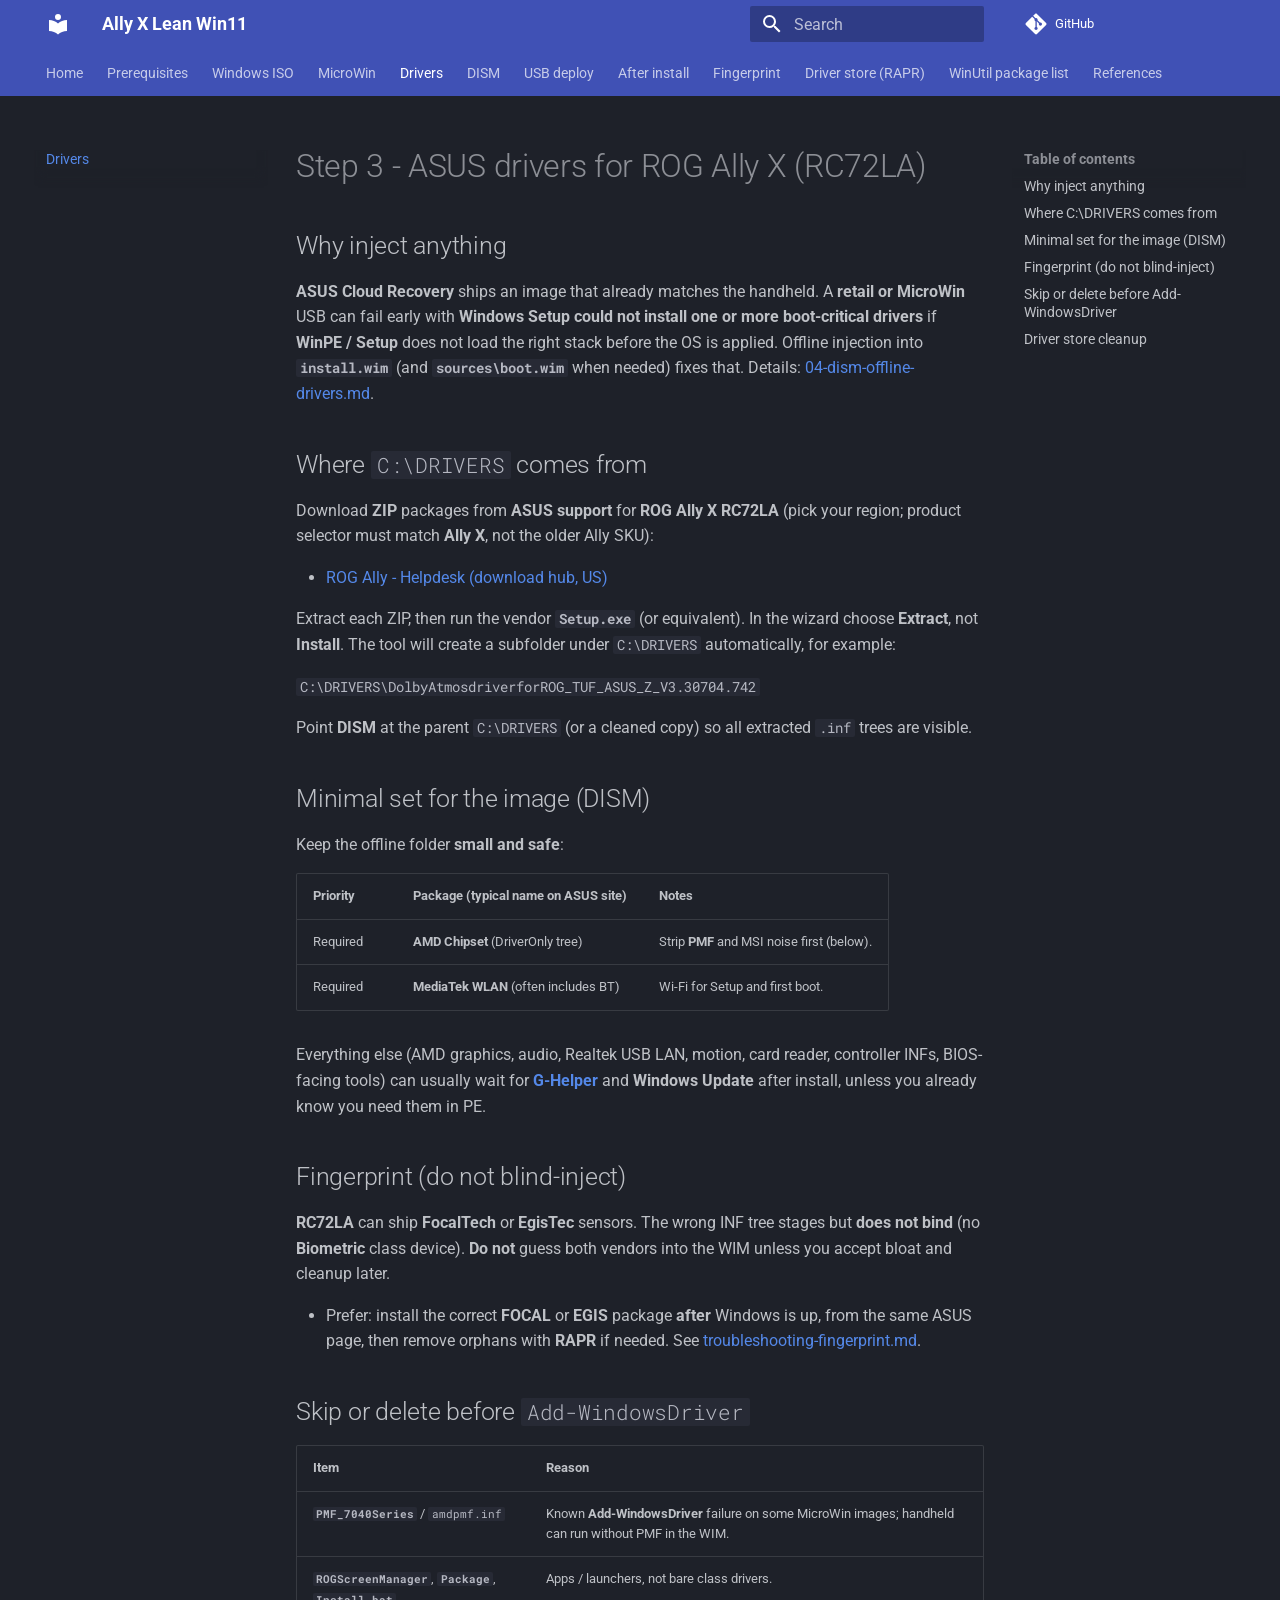
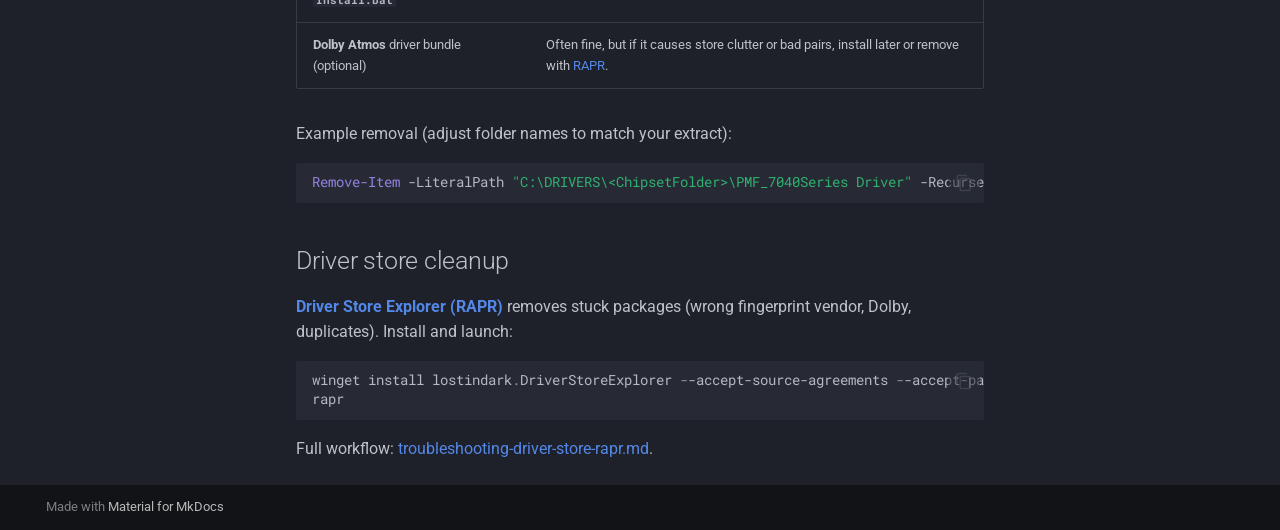
<file: 03-drivers-asus/index.html>
<!doctype html>
<html lang="en" class="no-js">
  <head>
    
      <meta charset="utf-8">
      <meta name="viewport" content="width=device-width,initial-scale=1">
      
        <meta name="description" content="Minimal Windows 11 USB install for ASUS ROG Ally X (RC72LA)">
      
      
      
        <link rel="canonical" href="https://emilwojcik93.github.io/rog-allyx-rc72la-win11-manual/03-drivers-asus/">
      
      
        <link rel="prev" href="../02-build-microwin/">
      
      
        <link rel="next" href="../04-dism-offline-drivers/">
      
      
        
      
      
      <link rel="icon" href="../assets/images/favicon.png">
      <meta name="generator" content="mkdocs-1.6.1, mkdocs-material-9.7.6">
    
    
      
        <title>Drivers - Ally X Lean Win11</title>
      
    
    
      <link rel="stylesheet" href="../assets/stylesheets/main.484c7ddc.min.css">
      
        
        <link rel="stylesheet" href="../assets/stylesheets/palette.ab4e12ef.min.css">
      
      


    
    
      
    
    
      
        
        
        <link rel="preconnect" href="https://fonts.gstatic.com" crossorigin>
        <link rel="stylesheet" href="https://fonts.googleapis.com/css?family=Roboto:300,300i,400,400i,700,700i%7CRoboto+Mono:400,400i,700,700i&display=fallback">
        <style>:root{--md-text-font:"Roboto";--md-code-font:"Roboto Mono"}</style>
      
    
    
    <script>__md_scope=new URL("..",location),__md_hash=e=>[...e].reduce(((e,_)=>(e<<5)-e+_.charCodeAt(0)),0),__md_get=(e,_=localStorage,t=__md_scope)=>JSON.parse(_.getItem(t.pathname+"."+e)),__md_set=(e,_,t=localStorage,a=__md_scope)=>{try{t.setItem(a.pathname+"."+e,JSON.stringify(_))}catch(e){}}</script>
    
      

    
    
  </head>
  
  
    
    
      
    
    
    
    
    <body dir="ltr" data-md-color-scheme="slate" data-md-color-primary="indigo" data-md-color-accent="cyan">
  
    
    <input class="md-toggle" data-md-toggle="drawer" type="checkbox" id="__drawer" autocomplete="off">
    <input class="md-toggle" data-md-toggle="search" type="checkbox" id="__search" autocomplete="off">
    <label class="md-overlay" for="__drawer"></label>
    <div data-md-component="skip">
      
        
        <a href="#step-3-asus-drivers-for-rog-ally-x-rc72la" class="md-skip">
          Skip to content
        </a>
      
    </div>
    <div data-md-component="announce">
      
    </div>
    
    
      

<header class="md-header" data-md-component="header">
  <nav class="md-header__inner md-grid" aria-label="Header">
    <a href=".." title="Ally X Lean Win11" class="md-header__button md-logo" aria-label="Ally X Lean Win11" data-md-component="logo">
      
  
  <svg xmlns="http://www.w3.org/2000/svg" viewBox="0 0 24 24"><path d="M12 8a3 3 0 0 0 3-3 3 3 0 0 0-3-3 3 3 0 0 0-3 3 3 3 0 0 0 3 3m0 3.54C9.64 9.35 6.5 8 3 8v11c3.5 0 6.64 1.35 9 3.54 2.36-2.19 5.5-3.54 9-3.54V8c-3.5 0-6.64 1.35-9 3.54"/></svg>

    </a>
    <label class="md-header__button md-icon" for="__drawer">
      
      <svg xmlns="http://www.w3.org/2000/svg" viewBox="0 0 24 24"><path d="M3 6h18v2H3zm0 5h18v2H3zm0 5h18v2H3z"/></svg>
    </label>
    <div class="md-header__title" data-md-component="header-title">
      <div class="md-header__ellipsis">
        <div class="md-header__topic">
          <span class="md-ellipsis">
            Ally X Lean Win11
          </span>
        </div>
        <div class="md-header__topic" data-md-component="header-topic">
          <span class="md-ellipsis">
            
              Drivers
            
          </span>
        </div>
      </div>
    </div>
    
      
        <form class="md-header__option" data-md-component="palette">
  
    
    
    
    <input class="md-option" data-md-color-media="" data-md-color-scheme="slate" data-md-color-primary="indigo" data-md-color-accent="cyan"  aria-hidden="true"  type="radio" name="__palette" id="__palette_0">
    
  
</form>
      
    
    
      <script>var palette=__md_get("__palette");if(palette&&palette.color){if("(prefers-color-scheme)"===palette.color.media){var media=matchMedia("(prefers-color-scheme: light)"),input=document.querySelector(media.matches?"[data-md-color-media='(prefers-color-scheme: light)']":"[data-md-color-media='(prefers-color-scheme: dark)']");palette.color.media=input.getAttribute("data-md-color-media"),palette.color.scheme=input.getAttribute("data-md-color-scheme"),palette.color.primary=input.getAttribute("data-md-color-primary"),palette.color.accent=input.getAttribute("data-md-color-accent")}for(var[key,value]of Object.entries(palette.color))document.body.setAttribute("data-md-color-"+key,value)}</script>
    
    
    
      
      
        <label class="md-header__button md-icon" for="__search">
          
          <svg xmlns="http://www.w3.org/2000/svg" viewBox="0 0 24 24"><path d="M9.5 3A6.5 6.5 0 0 1 16 9.5c0 1.61-.59 3.09-1.56 4.23l.27.27h.79l5 5-1.5 1.5-5-5v-.79l-.27-.27A6.52 6.52 0 0 1 9.5 16 6.5 6.5 0 0 1 3 9.5 6.5 6.5 0 0 1 9.5 3m0 2C7 5 5 7 5 9.5S7 14 9.5 14 14 12 14 9.5 12 5 9.5 5"/></svg>
        </label>
        <div class="md-search" data-md-component="search" role="dialog">
  <label class="md-search__overlay" for="__search"></label>
  <div class="md-search__inner" role="search">
    <form class="md-search__form" name="search">
      <input type="text" class="md-search__input" name="query" aria-label="Search" placeholder="Search" autocapitalize="off" autocorrect="off" autocomplete="off" spellcheck="false" data-md-component="search-query" required>
      <label class="md-search__icon md-icon" for="__search">
        
        <svg xmlns="http://www.w3.org/2000/svg" viewBox="0 0 24 24"><path d="M9.5 3A6.5 6.5 0 0 1 16 9.5c0 1.61-.59 3.09-1.56 4.23l.27.27h.79l5 5-1.5 1.5-5-5v-.79l-.27-.27A6.52 6.52 0 0 1 9.5 16 6.5 6.5 0 0 1 3 9.5 6.5 6.5 0 0 1 9.5 3m0 2C7 5 5 7 5 9.5S7 14 9.5 14 14 12 14 9.5 12 5 9.5 5"/></svg>
        
        <svg xmlns="http://www.w3.org/2000/svg" viewBox="0 0 24 24"><path d="M20 11v2H8l5.5 5.5-1.42 1.42L4.16 12l7.92-7.92L13.5 5.5 8 11z"/></svg>
      </label>
      <nav class="md-search__options" aria-label="Search">
        
        <button type="reset" class="md-search__icon md-icon" title="Clear" aria-label="Clear" tabindex="-1">
          
          <svg xmlns="http://www.w3.org/2000/svg" viewBox="0 0 24 24"><path d="M19 6.41 17.59 5 12 10.59 6.41 5 5 6.41 10.59 12 5 17.59 6.41 19 12 13.41 17.59 19 19 17.59 13.41 12z"/></svg>
        </button>
      </nav>
      
        <div class="md-search__suggest" data-md-component="search-suggest"></div>
      
    </form>
    <div class="md-search__output">
      <div class="md-search__scrollwrap" tabindex="0" data-md-scrollfix>
        <div class="md-search-result" data-md-component="search-result">
          <div class="md-search-result__meta">
            Initializing search
          </div>
          <ol class="md-search-result__list" role="presentation"></ol>
        </div>
      </div>
    </div>
  </div>
</div>
      
    
    
      <div class="md-header__source">
        <a href="https://github.com/emilwojcik93/rog-allyx-rc72la-win11-manual" title="Go to repository" class="md-source" data-md-component="source">
  <div class="md-source__icon md-icon">
    
    <svg xmlns="http://www.w3.org/2000/svg" viewBox="0 0 448 512"><!--! Font Awesome Free 7.1.0 by @fontawesome - https://fontawesome.com License - https://fontawesome.com/license/free (Icons: CC BY 4.0, Fonts: SIL OFL 1.1, Code: MIT License) Copyright 2025 Fonticons, Inc.--><path d="M439.6 236.1 244 40.5c-5.4-5.5-12.8-8.5-20.4-8.5s-15 3-20.4 8.4L162.5 81l51.5 51.5c27.1-9.1 52.7 16.8 43.4 43.7l49.7 49.7c34.2-11.8 61.2 31 35.5 56.7-26.5 26.5-70.2-2.9-56-37.3L240.3 199v121.9c25.3 12.5 22.3 41.8 9.1 55-6.4 6.4-15.2 10.1-24.3 10.1s-17.8-3.6-24.3-10.1c-17.6-17.6-11.1-46.9 11.2-56v-123c-20.8-8.5-24.6-30.7-18.6-45L142.6 101 8.5 235.1C3 240.6 0 247.9 0 255.5s3 15 8.5 20.4l195.6 195.7c5.4 5.4 12.7 8.4 20.4 8.4s15-3 20.4-8.4l194.7-194.7c5.4-5.4 8.4-12.8 8.4-20.4s-3-15-8.4-20.4"/></svg>
  </div>
  <div class="md-source__repository">
    GitHub
  </div>
</a>
      </div>
    
  </nav>
  
</header>
    
    <div class="md-container" data-md-component="container">
      
      
        
          
            
<nav class="md-tabs" aria-label="Tabs" data-md-component="tabs">
  <div class="md-grid">
    <ul class="md-tabs__list">
      
        
  
  
  
  
    <li class="md-tabs__item">
      <a href=".." class="md-tabs__link">
        
  
  
    
  
  Home

      </a>
    </li>
  

      
        
  
  
  
  
    <li class="md-tabs__item">
      <a href="../00-prerequisites/" class="md-tabs__link">
        
  
  
    
  
  Prerequisites

      </a>
    </li>
  

      
        
  
  
  
  
    <li class="md-tabs__item">
      <a href="../01-download-windows11/" class="md-tabs__link">
        
  
  
    
  
  Windows ISO

      </a>
    </li>
  

      
        
  
  
  
  
    <li class="md-tabs__item">
      <a href="../02-build-microwin/" class="md-tabs__link">
        
  
  
    
  
  MicroWin

      </a>
    </li>
  

      
        
  
  
  
    
  
  
    <li class="md-tabs__item md-tabs__item--active">
      <a href="./" class="md-tabs__link">
        
  
  
    
  
  Drivers

      </a>
    </li>
  

      
        
  
  
  
  
    <li class="md-tabs__item">
      <a href="../04-dism-offline-drivers/" class="md-tabs__link">
        
  
  
    
  
  DISM

      </a>
    </li>
  

      
        
  
  
  
  
    <li class="md-tabs__item">
      <a href="../05-usb-deploy/" class="md-tabs__link">
        
  
  
    
  
  USB deploy

      </a>
    </li>
  

      
        
  
  
  
  
    <li class="md-tabs__item">
      <a href="../06-post-install/" class="md-tabs__link">
        
  
  
    
  
  After install

      </a>
    </li>
  

      
        
  
  
  
  
    <li class="md-tabs__item">
      <a href="../troubleshooting-fingerprint/" class="md-tabs__link">
        
  
  
    
  
  Fingerprint

      </a>
    </li>
  

      
        
  
  
  
  
    <li class="md-tabs__item">
      <a href="../troubleshooting-driver-store-rapr/" class="md-tabs__link">
        
  
  
    
  
  Driver store (RAPR)

      </a>
    </li>
  

      
        
  
  
  
  
    <li class="md-tabs__item">
      <a href="../winget-profile/" class="md-tabs__link">
        
  
  
    
  
  WinUtil package list

      </a>
    </li>
  

      
        
  
  
  
  
    <li class="md-tabs__item">
      <a href="../references/" class="md-tabs__link">
        
  
  
    
  
  References

      </a>
    </li>
  

      
    </ul>
  </div>
</nav>
          
        
      
      <main class="md-main" data-md-component="main">
        <div class="md-main__inner md-grid">
          
            
              
              <div class="md-sidebar md-sidebar--primary" data-md-component="sidebar" data-md-type="navigation" >
                <div class="md-sidebar__scrollwrap">
                  <div class="md-sidebar__inner">
                    


  


<nav class="md-nav md-nav--primary md-nav--lifted" aria-label="Navigation" data-md-level="0">
  <label class="md-nav__title" for="__drawer">
    <a href=".." title="Ally X Lean Win11" class="md-nav__button md-logo" aria-label="Ally X Lean Win11" data-md-component="logo">
      
  
  <svg xmlns="http://www.w3.org/2000/svg" viewBox="0 0 24 24"><path d="M12 8a3 3 0 0 0 3-3 3 3 0 0 0-3-3 3 3 0 0 0-3 3 3 3 0 0 0 3 3m0 3.54C9.64 9.35 6.5 8 3 8v11c3.5 0 6.64 1.35 9 3.54 2.36-2.19 5.5-3.54 9-3.54V8c-3.5 0-6.64 1.35-9 3.54"/></svg>

    </a>
    Ally X Lean Win11
  </label>
  
    <div class="md-nav__source">
      <a href="https://github.com/emilwojcik93/rog-allyx-rc72la-win11-manual" title="Go to repository" class="md-source" data-md-component="source">
  <div class="md-source__icon md-icon">
    
    <svg xmlns="http://www.w3.org/2000/svg" viewBox="0 0 448 512"><!--! Font Awesome Free 7.1.0 by @fontawesome - https://fontawesome.com License - https://fontawesome.com/license/free (Icons: CC BY 4.0, Fonts: SIL OFL 1.1, Code: MIT License) Copyright 2025 Fonticons, Inc.--><path d="M439.6 236.1 244 40.5c-5.4-5.5-12.8-8.5-20.4-8.5s-15 3-20.4 8.4L162.5 81l51.5 51.5c27.1-9.1 52.7 16.8 43.4 43.7l49.7 49.7c34.2-11.8 61.2 31 35.5 56.7-26.5 26.5-70.2-2.9-56-37.3L240.3 199v121.9c25.3 12.5 22.3 41.8 9.1 55-6.4 6.4-15.2 10.1-24.3 10.1s-17.8-3.6-24.3-10.1c-17.6-17.6-11.1-46.9 11.2-56v-123c-20.8-8.5-24.6-30.7-18.6-45L142.6 101 8.5 235.1C3 240.6 0 247.9 0 255.5s3 15 8.5 20.4l195.6 195.7c5.4 5.4 12.7 8.4 20.4 8.4s15-3 20.4-8.4l194.7-194.7c5.4-5.4 8.4-12.8 8.4-20.4s-3-15-8.4-20.4"/></svg>
  </div>
  <div class="md-source__repository">
    GitHub
  </div>
</a>
    </div>
  
  <ul class="md-nav__list" data-md-scrollfix>
    
      
      
  
  
  
  
    <li class="md-nav__item">
      <a href=".." class="md-nav__link">
        
  
  
  <span class="md-ellipsis">
    
  
    Home
  

    
  </span>
  
  

      </a>
    </li>
  

    
      
      
  
  
  
  
    <li class="md-nav__item">
      <a href="../00-prerequisites/" class="md-nav__link">
        
  
  
  <span class="md-ellipsis">
    
  
    Prerequisites
  

    
  </span>
  
  

      </a>
    </li>
  

    
      
      
  
  
  
  
    <li class="md-nav__item">
      <a href="../01-download-windows11/" class="md-nav__link">
        
  
  
  <span class="md-ellipsis">
    
  
    Windows ISO
  

    
  </span>
  
  

      </a>
    </li>
  

    
      
      
  
  
  
  
    <li class="md-nav__item">
      <a href="../02-build-microwin/" class="md-nav__link">
        
  
  
  <span class="md-ellipsis">
    
  
    MicroWin
  

    
  </span>
  
  

      </a>
    </li>
  

    
      
      
  
  
    
  
  
  
    <li class="md-nav__item md-nav__item--active">
      
      <input class="md-nav__toggle md-toggle" type="checkbox" id="__toc">
      
      
        
      
      
        <label class="md-nav__link md-nav__link--active" for="__toc">
          
  
  
  <span class="md-ellipsis">
    
  
    Drivers
  

    
  </span>
  
  

          <span class="md-nav__icon md-icon"></span>
        </label>
      
      <a href="./" class="md-nav__link md-nav__link--active">
        
  
  
  <span class="md-ellipsis">
    
  
    Drivers
  

    
  </span>
  
  

      </a>
      
        

<nav class="md-nav md-nav--secondary" aria-label="Table of contents">
  
  
  
    
  
  
    <label class="md-nav__title" for="__toc">
      <span class="md-nav__icon md-icon"></span>
      Table of contents
    </label>
    <ul class="md-nav__list" data-md-component="toc" data-md-scrollfix>
      
        <li class="md-nav__item">
  <a href="#why-inject-anything" class="md-nav__link">
    <span class="md-ellipsis">
      
        Why inject anything
      
    </span>
  </a>
  
</li>
      
        <li class="md-nav__item">
  <a href="#where-cdrivers-comes-from" class="md-nav__link">
    <span class="md-ellipsis">
      
        Where C:\DRIVERS comes from
      
    </span>
  </a>
  
</li>
      
        <li class="md-nav__item">
  <a href="#minimal-set-for-the-image-dism" class="md-nav__link">
    <span class="md-ellipsis">
      
        Minimal set for the image (DISM)
      
    </span>
  </a>
  
</li>
      
        <li class="md-nav__item">
  <a href="#fingerprint-do-not-blind-inject" class="md-nav__link">
    <span class="md-ellipsis">
      
        Fingerprint (do not blind-inject)
      
    </span>
  </a>
  
</li>
      
        <li class="md-nav__item">
  <a href="#skip-or-delete-before-add-windowsdriver" class="md-nav__link">
    <span class="md-ellipsis">
      
        Skip or delete before Add-WindowsDriver
      
    </span>
  </a>
  
</li>
      
        <li class="md-nav__item">
  <a href="#driver-store-cleanup" class="md-nav__link">
    <span class="md-ellipsis">
      
        Driver store cleanup
      
    </span>
  </a>
  
</li>
      
    </ul>
  
</nav>
      
    </li>
  

    
      
      
  
  
  
  
    <li class="md-nav__item">
      <a href="../04-dism-offline-drivers/" class="md-nav__link">
        
  
  
  <span class="md-ellipsis">
    
  
    DISM
  

    
  </span>
  
  

      </a>
    </li>
  

    
      
      
  
  
  
  
    <li class="md-nav__item">
      <a href="../05-usb-deploy/" class="md-nav__link">
        
  
  
  <span class="md-ellipsis">
    
  
    USB deploy
  

    
  </span>
  
  

      </a>
    </li>
  

    
      
      
  
  
  
  
    <li class="md-nav__item">
      <a href="../06-post-install/" class="md-nav__link">
        
  
  
  <span class="md-ellipsis">
    
  
    After install
  

    
  </span>
  
  

      </a>
    </li>
  

    
      
      
  
  
  
  
    <li class="md-nav__item">
      <a href="../troubleshooting-fingerprint/" class="md-nav__link">
        
  
  
  <span class="md-ellipsis">
    
  
    Fingerprint
  

    
  </span>
  
  

      </a>
    </li>
  

    
      
      
  
  
  
  
    <li class="md-nav__item">
      <a href="../troubleshooting-driver-store-rapr/" class="md-nav__link">
        
  
  
  <span class="md-ellipsis">
    
  
    Driver store (RAPR)
  

    
  </span>
  
  

      </a>
    </li>
  

    
      
      
  
  
  
  
    <li class="md-nav__item">
      <a href="../winget-profile/" class="md-nav__link">
        
  
  
  <span class="md-ellipsis">
    
  
    WinUtil package list
  

    
  </span>
  
  

      </a>
    </li>
  

    
      
      
  
  
  
  
    <li class="md-nav__item">
      <a href="../references/" class="md-nav__link">
        
  
  
  <span class="md-ellipsis">
    
  
    References
  

    
  </span>
  
  

      </a>
    </li>
  

    
  </ul>
</nav>
                  </div>
                </div>
              </div>
            
            
              
              <div class="md-sidebar md-sidebar--secondary" data-md-component="sidebar" data-md-type="toc" >
                <div class="md-sidebar__scrollwrap">
                  <div class="md-sidebar__inner">
                    

<nav class="md-nav md-nav--secondary" aria-label="Table of contents">
  
  
  
    
  
  
    <label class="md-nav__title" for="__toc">
      <span class="md-nav__icon md-icon"></span>
      Table of contents
    </label>
    <ul class="md-nav__list" data-md-component="toc" data-md-scrollfix>
      
        <li class="md-nav__item">
  <a href="#why-inject-anything" class="md-nav__link">
    <span class="md-ellipsis">
      
        Why inject anything
      
    </span>
  </a>
  
</li>
      
        <li class="md-nav__item">
  <a href="#where-cdrivers-comes-from" class="md-nav__link">
    <span class="md-ellipsis">
      
        Where C:\DRIVERS comes from
      
    </span>
  </a>
  
</li>
      
        <li class="md-nav__item">
  <a href="#minimal-set-for-the-image-dism" class="md-nav__link">
    <span class="md-ellipsis">
      
        Minimal set for the image (DISM)
      
    </span>
  </a>
  
</li>
      
        <li class="md-nav__item">
  <a href="#fingerprint-do-not-blind-inject" class="md-nav__link">
    <span class="md-ellipsis">
      
        Fingerprint (do not blind-inject)
      
    </span>
  </a>
  
</li>
      
        <li class="md-nav__item">
  <a href="#skip-or-delete-before-add-windowsdriver" class="md-nav__link">
    <span class="md-ellipsis">
      
        Skip or delete before Add-WindowsDriver
      
    </span>
  </a>
  
</li>
      
        <li class="md-nav__item">
  <a href="#driver-store-cleanup" class="md-nav__link">
    <span class="md-ellipsis">
      
        Driver store cleanup
      
    </span>
  </a>
  
</li>
      
    </ul>
  
</nav>
                  </div>
                </div>
              </div>
            
          
          
            <div class="md-content" data-md-component="content">
              
              <article class="md-content__inner md-typeset">
                
                  


  
  


<h1 id="step-3-asus-drivers-for-rog-ally-x-rc72la">Step 3 - ASUS drivers for ROG Ally X (RC72LA)</h1>
<h2 id="why-inject-anything">Why inject anything</h2>
<p><strong>ASUS Cloud Recovery</strong> ships an image that already matches the handheld. A <strong>retail or MicroWin</strong> USB can fail early with <strong>Windows Setup could not install one or more boot-critical drivers</strong> if <strong>WinPE / Setup</strong> does not load the right stack before the OS is applied. Offline injection into <strong><code>install.wim</code></strong> (and <strong><code>sources\boot.wim</code></strong> when needed) fixes that. Details: <a href="../04-dism-offline-drivers/">04-dism-offline-drivers.md</a>.</p>
<h2 id="where-cdrivers-comes-from">Where <code>C:\DRIVERS</code> comes from</h2>
<p>Download <strong>ZIP</strong> packages from <strong>ASUS support</strong> for <strong>ROG Ally X RC72LA</strong> (pick your region; product selector must match <strong>Ally X</strong>, not the older Ally SKU):</p>
<ul>
<li><a href="https://rog.asus.com/us/gaming-handhelds/rog-ally/rog-ally-2023/helpdesk_download/">ROG Ally - Helpdesk (download hub, US)</a></li>
</ul>
<p>Extract each ZIP, then run the vendor <strong><code>Setup.exe</code></strong> (or equivalent). In the wizard choose <strong>Extract</strong>, not <strong>Install</strong>. The tool will create a subfolder under <code>C:\DRIVERS</code> automatically, for example:</p>
<p><code>C:\DRIVERS\DolbyAtmosdriverforROG_TUF_ASUS_Z_V3.30704.742</code></p>
<p>Point <strong>DISM</strong> at the parent <code>C:\DRIVERS</code> (or a cleaned copy) so all extracted <code>.inf</code> trees are visible.</p>
<h2 id="minimal-set-for-the-image-dism">Minimal set for the image (DISM)</h2>
<p>Keep the offline folder <strong>small and safe</strong>:</p>
<table>
<thead>
<tr>
<th>Priority</th>
<th>Package (typical name on ASUS site)</th>
<th>Notes</th>
</tr>
</thead>
<tbody>
<tr>
<td>Required</td>
<td><strong>AMD Chipset</strong> (DriverOnly tree)</td>
<td>Strip <strong>PMF</strong> and MSI noise first (below).</td>
</tr>
<tr>
<td>Required</td>
<td><strong>MediaTek WLAN</strong> (often includes BT)</td>
<td>Wi-Fi for Setup and first boot.</td>
</tr>
</tbody>
</table>
<p>Everything else (AMD graphics, audio, Realtek USB LAN, motion, card reader, controller INFs, BIOS-facing tools) can usually wait for <strong><a href="https://github.com/seerge/g-helper">G-Helper</a></strong> and <strong>Windows Update</strong> after install, unless you already know you need them in PE.</p>
<h2 id="fingerprint-do-not-blind-inject">Fingerprint (do not blind-inject)</h2>
<p><strong>RC72LA</strong> can ship <strong>FocalTech</strong> or <strong>EgisTec</strong> sensors. The wrong INF tree stages but <strong>does not bind</strong> (no <strong>Biometric</strong> class device). <strong>Do not</strong> guess both vendors into the WIM unless you accept bloat and cleanup later.</p>
<ul>
<li>Prefer: install the correct <strong>FOCAL</strong> or <strong>EGIS</strong> package <strong>after</strong> Windows is up, from the same ASUS page, then remove orphans with <strong>RAPR</strong> if needed. See <a href="../troubleshooting-fingerprint/">troubleshooting-fingerprint.md</a>.</li>
</ul>
<h2 id="skip-or-delete-before-add-windowsdriver">Skip or delete before <code>Add-WindowsDriver</code></h2>
<table>
<thead>
<tr>
<th>Item</th>
<th>Reason</th>
</tr>
</thead>
<tbody>
<tr>
<td><strong><code>PMF_7040Series</code></strong> / <code>amdpmf.inf</code></td>
<td>Known <strong>Add-WindowsDriver</strong> failure on some MicroWin images; handheld can run without PMF in the WIM.</td>
</tr>
<tr>
<td><strong><code>ROGScreenManager</code></strong>, <strong><code>Package</code></strong>, <strong><code>Install.bat</code></strong></td>
<td>Apps / launchers, not bare class drivers.</td>
</tr>
<tr>
<td><strong>Dolby Atmos</strong> driver bundle (optional)</td>
<td>Often fine, but if it causes store clutter or bad pairs, install later or remove with <a href="../troubleshooting-driver-store-rapr/">RAPR</a>.</td>
</tr>
</tbody>
</table>
<p>Example removal (adjust folder names to match your extract):</p>
<div class="highlight"><pre><span></span><code><span class="nb">Remove-Item</span> <span class="n">-LiteralPath</span> <span class="s2">&quot;C:\DRIVERS\&lt;ChipsetFolder&gt;\PMF_7040Series Driver&quot;</span> <span class="n">-Recurse</span> <span class="n">-Force</span> <span class="n">-ErrorAction</span> <span class="n">SilentlyContinue</span>
</code></pre></div>
<h2 id="driver-store-cleanup">Driver store cleanup</h2>
<p><strong><a href="https://github.com/lostindark/DriverStoreExplorer">Driver Store Explorer (RAPR)</a></strong> removes stuck packages (wrong fingerprint vendor, Dolby, duplicates). Install and launch:</p>
<div class="highlight"><pre><span></span><code><span class="n">winget</span> <span class="n">install</span> <span class="n">lostindark</span><span class="p">.</span><span class="n">DriverStoreExplorer</span> <span class="p">-</span><span class="n">-accept-source-agreements</span> <span class="p">-</span><span class="n">-accept-package-agreements</span>
<span class="n">rapr</span>
</code></pre></div>
<p>Full workflow: <a href="../troubleshooting-driver-store-rapr/">troubleshooting-driver-store-rapr.md</a>.</p>












                
              </article>
            </div>
          
          
<script>var target=document.getElementById(location.hash.slice(1));target&&target.name&&(target.checked=target.name.startsWith("__tabbed_"))</script>
        </div>
        
      </main>
      
        <footer class="md-footer">
  
  <div class="md-footer-meta md-typeset">
    <div class="md-footer-meta__inner md-grid">
      <div class="md-copyright">
  
  
    Made with
    <a href="https://squidfunk.github.io/mkdocs-material/" target="_blank" rel="noopener">
      Material for MkDocs
    </a>
  
</div>
      
    </div>
  </div>
</footer>
      
    </div>
    <div class="md-dialog" data-md-component="dialog">
      <div class="md-dialog__inner md-typeset"></div>
    </div>
    
    
    
      
      
      <script id="__config" type="application/json">{"annotate": null, "base": "..", "features": ["navigation.tabs", "navigation.sections", "content.code.copy", "search.suggest"], "search": "../assets/javascripts/workers/search.2c215733.min.js", "tags": null, "translations": {"clipboard.copied": "Copied to clipboard", "clipboard.copy": "Copy to clipboard", "search.result.more.one": "1 more on this page", "search.result.more.other": "# more on this page", "search.result.none": "No matching documents", "search.result.one": "1 matching document", "search.result.other": "# matching documents", "search.result.placeholder": "Type to start searching", "search.result.term.missing": "Missing", "select.version": "Select version"}, "version": null}</script>
    
    
      <script src="../assets/javascripts/bundle.79ae519e.min.js"></script>
      
    
  </body>
</html>
</file>
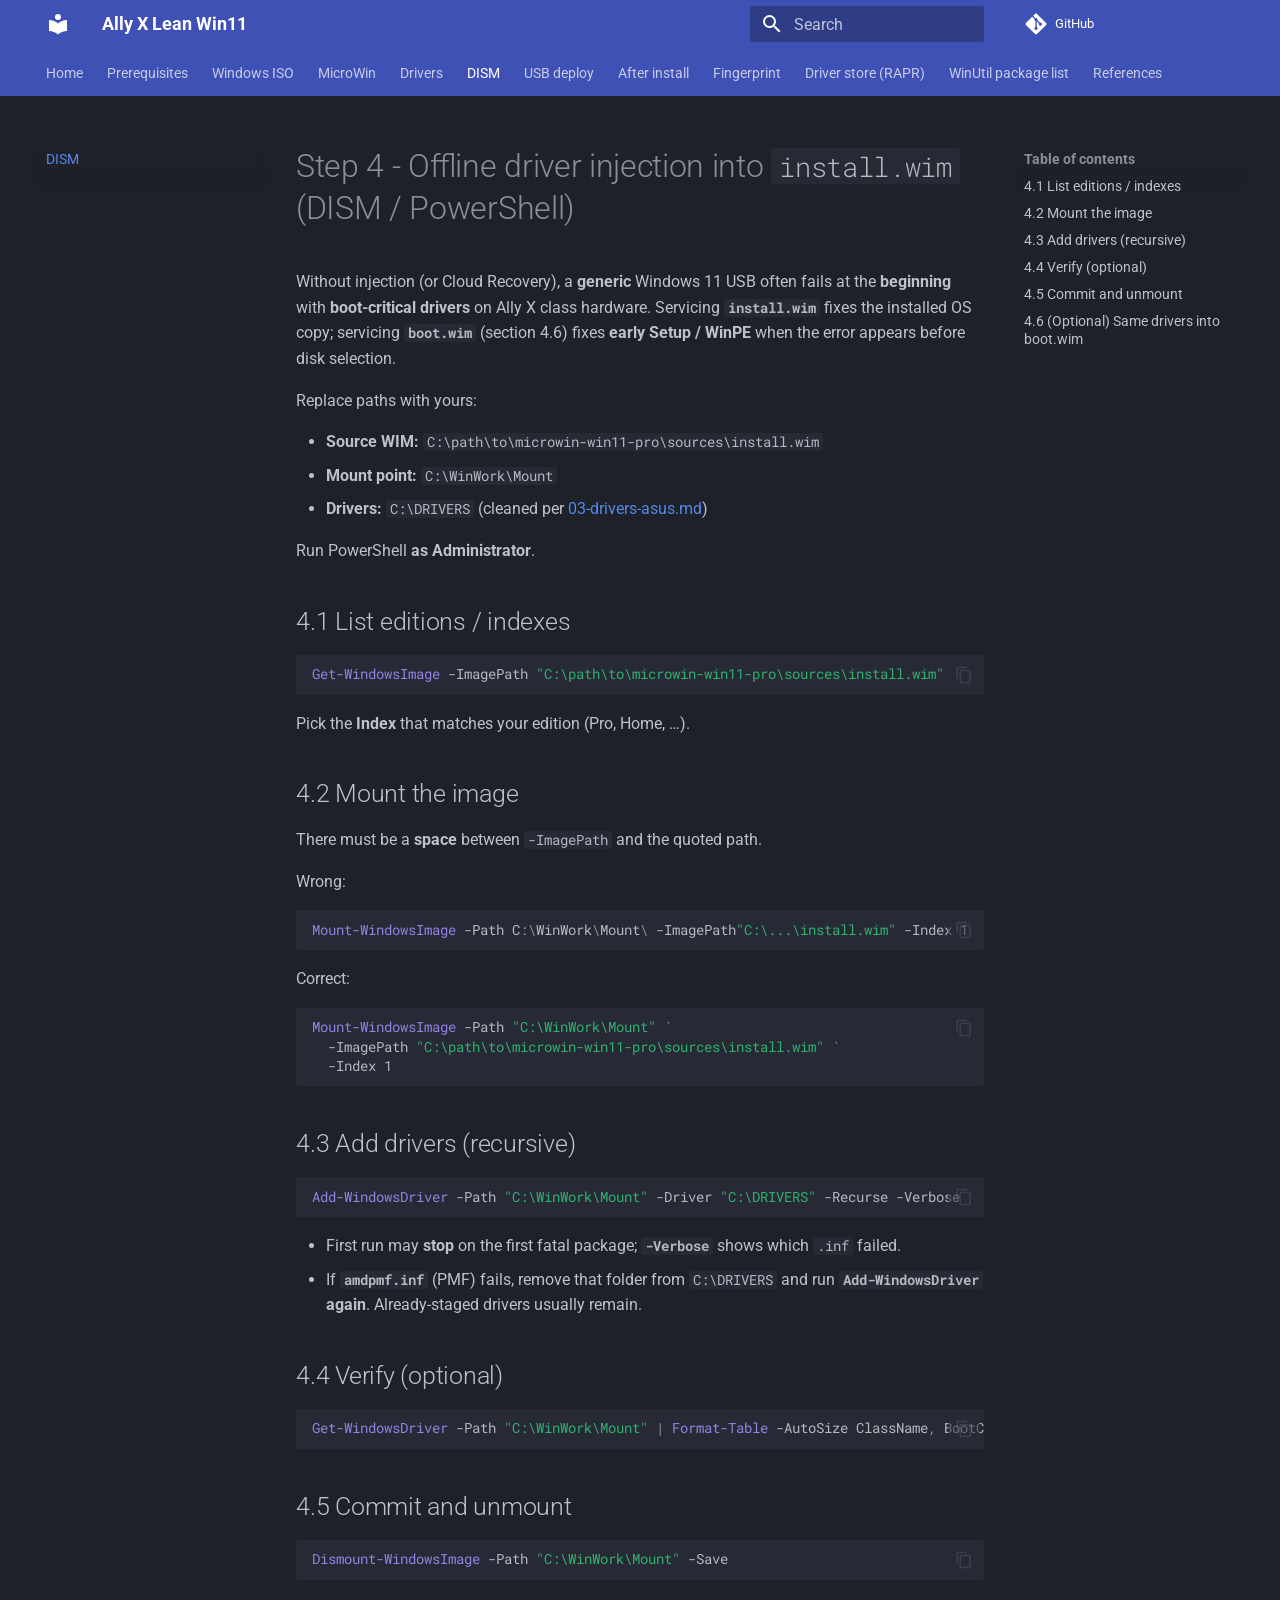
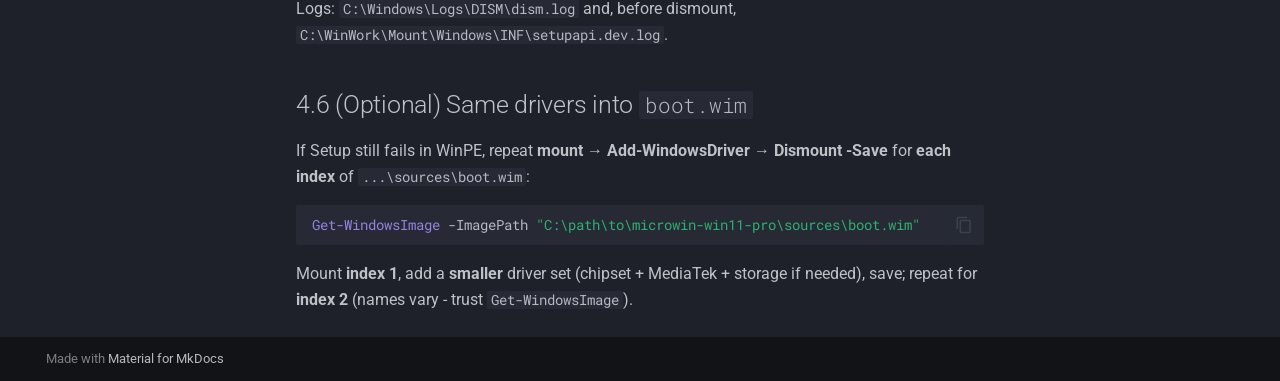
<file: 04-dism-offline-drivers/index.html>
<!doctype html>
<html lang="en" class="no-js">
  <head>
    
      <meta charset="utf-8">
      <meta name="viewport" content="width=device-width,initial-scale=1">
      
        <meta name="description" content="Minimal Windows 11 USB install for ASUS ROG Ally X (RC72LA)">
      
      
      
        <link rel="canonical" href="https://emilwojcik93.github.io/rog-allyx-rc72la-win11-manual/04-dism-offline-drivers/">
      
      
        <link rel="prev" href="../03-drivers-asus/">
      
      
        <link rel="next" href="../05-usb-deploy/">
      
      
        
      
      
      <link rel="icon" href="../assets/images/favicon.png">
      <meta name="generator" content="mkdocs-1.6.1, mkdocs-material-9.7.6">
    
    
      
        <title>DISM - Ally X Lean Win11</title>
      
    
    
      <link rel="stylesheet" href="../assets/stylesheets/main.484c7ddc.min.css">
      
        
        <link rel="stylesheet" href="../assets/stylesheets/palette.ab4e12ef.min.css">
      
      


    
    
      
    
    
      
        
        
        <link rel="preconnect" href="https://fonts.gstatic.com" crossorigin>
        <link rel="stylesheet" href="https://fonts.googleapis.com/css?family=Roboto:300,300i,400,400i,700,700i%7CRoboto+Mono:400,400i,700,700i&display=fallback">
        <style>:root{--md-text-font:"Roboto";--md-code-font:"Roboto Mono"}</style>
      
    
    
    <script>__md_scope=new URL("..",location),__md_hash=e=>[...e].reduce(((e,_)=>(e<<5)-e+_.charCodeAt(0)),0),__md_get=(e,_=localStorage,t=__md_scope)=>JSON.parse(_.getItem(t.pathname+"."+e)),__md_set=(e,_,t=localStorage,a=__md_scope)=>{try{t.setItem(a.pathname+"."+e,JSON.stringify(_))}catch(e){}}</script>
    
      

    
    
  </head>
  
  
    
    
      
    
    
    
    
    <body dir="ltr" data-md-color-scheme="slate" data-md-color-primary="indigo" data-md-color-accent="cyan">
  
    
    <input class="md-toggle" data-md-toggle="drawer" type="checkbox" id="__drawer" autocomplete="off">
    <input class="md-toggle" data-md-toggle="search" type="checkbox" id="__search" autocomplete="off">
    <label class="md-overlay" for="__drawer"></label>
    <div data-md-component="skip">
      
        
        <a href="#step-4-offline-driver-injection-into-installwim-dism-powershell" class="md-skip">
          Skip to content
        </a>
      
    </div>
    <div data-md-component="announce">
      
    </div>
    
    
      

<header class="md-header" data-md-component="header">
  <nav class="md-header__inner md-grid" aria-label="Header">
    <a href=".." title="Ally X Lean Win11" class="md-header__button md-logo" aria-label="Ally X Lean Win11" data-md-component="logo">
      
  
  <svg xmlns="http://www.w3.org/2000/svg" viewBox="0 0 24 24"><path d="M12 8a3 3 0 0 0 3-3 3 3 0 0 0-3-3 3 3 0 0 0-3 3 3 3 0 0 0 3 3m0 3.54C9.64 9.35 6.5 8 3 8v11c3.5 0 6.64 1.35 9 3.54 2.36-2.19 5.5-3.54 9-3.54V8c-3.5 0-6.64 1.35-9 3.54"/></svg>

    </a>
    <label class="md-header__button md-icon" for="__drawer">
      
      <svg xmlns="http://www.w3.org/2000/svg" viewBox="0 0 24 24"><path d="M3 6h18v2H3zm0 5h18v2H3zm0 5h18v2H3z"/></svg>
    </label>
    <div class="md-header__title" data-md-component="header-title">
      <div class="md-header__ellipsis">
        <div class="md-header__topic">
          <span class="md-ellipsis">
            Ally X Lean Win11
          </span>
        </div>
        <div class="md-header__topic" data-md-component="header-topic">
          <span class="md-ellipsis">
            
              DISM
            
          </span>
        </div>
      </div>
    </div>
    
      
        <form class="md-header__option" data-md-component="palette">
  
    
    
    
    <input class="md-option" data-md-color-media="" data-md-color-scheme="slate" data-md-color-primary="indigo" data-md-color-accent="cyan"  aria-hidden="true"  type="radio" name="__palette" id="__palette_0">
    
  
</form>
      
    
    
      <script>var palette=__md_get("__palette");if(palette&&palette.color){if("(prefers-color-scheme)"===palette.color.media){var media=matchMedia("(prefers-color-scheme: light)"),input=document.querySelector(media.matches?"[data-md-color-media='(prefers-color-scheme: light)']":"[data-md-color-media='(prefers-color-scheme: dark)']");palette.color.media=input.getAttribute("data-md-color-media"),palette.color.scheme=input.getAttribute("data-md-color-scheme"),palette.color.primary=input.getAttribute("data-md-color-primary"),palette.color.accent=input.getAttribute("data-md-color-accent")}for(var[key,value]of Object.entries(palette.color))document.body.setAttribute("data-md-color-"+key,value)}</script>
    
    
    
      
      
        <label class="md-header__button md-icon" for="__search">
          
          <svg xmlns="http://www.w3.org/2000/svg" viewBox="0 0 24 24"><path d="M9.5 3A6.5 6.5 0 0 1 16 9.5c0 1.61-.59 3.09-1.56 4.23l.27.27h.79l5 5-1.5 1.5-5-5v-.79l-.27-.27A6.52 6.52 0 0 1 9.5 16 6.5 6.5 0 0 1 3 9.5 6.5 6.5 0 0 1 9.5 3m0 2C7 5 5 7 5 9.5S7 14 9.5 14 14 12 14 9.5 12 5 9.5 5"/></svg>
        </label>
        <div class="md-search" data-md-component="search" role="dialog">
  <label class="md-search__overlay" for="__search"></label>
  <div class="md-search__inner" role="search">
    <form class="md-search__form" name="search">
      <input type="text" class="md-search__input" name="query" aria-label="Search" placeholder="Search" autocapitalize="off" autocorrect="off" autocomplete="off" spellcheck="false" data-md-component="search-query" required>
      <label class="md-search__icon md-icon" for="__search">
        
        <svg xmlns="http://www.w3.org/2000/svg" viewBox="0 0 24 24"><path d="M9.5 3A6.5 6.5 0 0 1 16 9.5c0 1.61-.59 3.09-1.56 4.23l.27.27h.79l5 5-1.5 1.5-5-5v-.79l-.27-.27A6.52 6.52 0 0 1 9.5 16 6.5 6.5 0 0 1 3 9.5 6.5 6.5 0 0 1 9.5 3m0 2C7 5 5 7 5 9.5S7 14 9.5 14 14 12 14 9.5 12 5 9.5 5"/></svg>
        
        <svg xmlns="http://www.w3.org/2000/svg" viewBox="0 0 24 24"><path d="M20 11v2H8l5.5 5.5-1.42 1.42L4.16 12l7.92-7.92L13.5 5.5 8 11z"/></svg>
      </label>
      <nav class="md-search__options" aria-label="Search">
        
        <button type="reset" class="md-search__icon md-icon" title="Clear" aria-label="Clear" tabindex="-1">
          
          <svg xmlns="http://www.w3.org/2000/svg" viewBox="0 0 24 24"><path d="M19 6.41 17.59 5 12 10.59 6.41 5 5 6.41 10.59 12 5 17.59 6.41 19 12 13.41 17.59 19 19 17.59 13.41 12z"/></svg>
        </button>
      </nav>
      
        <div class="md-search__suggest" data-md-component="search-suggest"></div>
      
    </form>
    <div class="md-search__output">
      <div class="md-search__scrollwrap" tabindex="0" data-md-scrollfix>
        <div class="md-search-result" data-md-component="search-result">
          <div class="md-search-result__meta">
            Initializing search
          </div>
          <ol class="md-search-result__list" role="presentation"></ol>
        </div>
      </div>
    </div>
  </div>
</div>
      
    
    
      <div class="md-header__source">
        <a href="https://github.com/emilwojcik93/rog-allyx-rc72la-win11-manual" title="Go to repository" class="md-source" data-md-component="source">
  <div class="md-source__icon md-icon">
    
    <svg xmlns="http://www.w3.org/2000/svg" viewBox="0 0 448 512"><!--! Font Awesome Free 7.1.0 by @fontawesome - https://fontawesome.com License - https://fontawesome.com/license/free (Icons: CC BY 4.0, Fonts: SIL OFL 1.1, Code: MIT License) Copyright 2025 Fonticons, Inc.--><path d="M439.6 236.1 244 40.5c-5.4-5.5-12.8-8.5-20.4-8.5s-15 3-20.4 8.4L162.5 81l51.5 51.5c27.1-9.1 52.7 16.8 43.4 43.7l49.7 49.7c34.2-11.8 61.2 31 35.5 56.7-26.5 26.5-70.2-2.9-56-37.3L240.3 199v121.9c25.3 12.5 22.3 41.8 9.1 55-6.4 6.4-15.2 10.1-24.3 10.1s-17.8-3.6-24.3-10.1c-17.6-17.6-11.1-46.9 11.2-56v-123c-20.8-8.5-24.6-30.7-18.6-45L142.6 101 8.5 235.1C3 240.6 0 247.9 0 255.5s3 15 8.5 20.4l195.6 195.7c5.4 5.4 12.7 8.4 20.4 8.4s15-3 20.4-8.4l194.7-194.7c5.4-5.4 8.4-12.8 8.4-20.4s-3-15-8.4-20.4"/></svg>
  </div>
  <div class="md-source__repository">
    GitHub
  </div>
</a>
      </div>
    
  </nav>
  
</header>
    
    <div class="md-container" data-md-component="container">
      
      
        
          
            
<nav class="md-tabs" aria-label="Tabs" data-md-component="tabs">
  <div class="md-grid">
    <ul class="md-tabs__list">
      
        
  
  
  
  
    <li class="md-tabs__item">
      <a href=".." class="md-tabs__link">
        
  
  
    
  
  Home

      </a>
    </li>
  

      
        
  
  
  
  
    <li class="md-tabs__item">
      <a href="../00-prerequisites/" class="md-tabs__link">
        
  
  
    
  
  Prerequisites

      </a>
    </li>
  

      
        
  
  
  
  
    <li class="md-tabs__item">
      <a href="../01-download-windows11/" class="md-tabs__link">
        
  
  
    
  
  Windows ISO

      </a>
    </li>
  

      
        
  
  
  
  
    <li class="md-tabs__item">
      <a href="../02-build-microwin/" class="md-tabs__link">
        
  
  
    
  
  MicroWin

      </a>
    </li>
  

      
        
  
  
  
  
    <li class="md-tabs__item">
      <a href="../03-drivers-asus/" class="md-tabs__link">
        
  
  
    
  
  Drivers

      </a>
    </li>
  

      
        
  
  
  
    
  
  
    <li class="md-tabs__item md-tabs__item--active">
      <a href="./" class="md-tabs__link">
        
  
  
    
  
  DISM

      </a>
    </li>
  

      
        
  
  
  
  
    <li class="md-tabs__item">
      <a href="../05-usb-deploy/" class="md-tabs__link">
        
  
  
    
  
  USB deploy

      </a>
    </li>
  

      
        
  
  
  
  
    <li class="md-tabs__item">
      <a href="../06-post-install/" class="md-tabs__link">
        
  
  
    
  
  After install

      </a>
    </li>
  

      
        
  
  
  
  
    <li class="md-tabs__item">
      <a href="../troubleshooting-fingerprint/" class="md-tabs__link">
        
  
  
    
  
  Fingerprint

      </a>
    </li>
  

      
        
  
  
  
  
    <li class="md-tabs__item">
      <a href="../troubleshooting-driver-store-rapr/" class="md-tabs__link">
        
  
  
    
  
  Driver store (RAPR)

      </a>
    </li>
  

      
        
  
  
  
  
    <li class="md-tabs__item">
      <a href="../winget-profile/" class="md-tabs__link">
        
  
  
    
  
  WinUtil package list

      </a>
    </li>
  

      
        
  
  
  
  
    <li class="md-tabs__item">
      <a href="../references/" class="md-tabs__link">
        
  
  
    
  
  References

      </a>
    </li>
  

      
    </ul>
  </div>
</nav>
          
        
      
      <main class="md-main" data-md-component="main">
        <div class="md-main__inner md-grid">
          
            
              
              <div class="md-sidebar md-sidebar--primary" data-md-component="sidebar" data-md-type="navigation" >
                <div class="md-sidebar__scrollwrap">
                  <div class="md-sidebar__inner">
                    


  


<nav class="md-nav md-nav--primary md-nav--lifted" aria-label="Navigation" data-md-level="0">
  <label class="md-nav__title" for="__drawer">
    <a href=".." title="Ally X Lean Win11" class="md-nav__button md-logo" aria-label="Ally X Lean Win11" data-md-component="logo">
      
  
  <svg xmlns="http://www.w3.org/2000/svg" viewBox="0 0 24 24"><path d="M12 8a3 3 0 0 0 3-3 3 3 0 0 0-3-3 3 3 0 0 0-3 3 3 3 0 0 0 3 3m0 3.54C9.64 9.35 6.5 8 3 8v11c3.5 0 6.64 1.35 9 3.54 2.36-2.19 5.5-3.54 9-3.54V8c-3.5 0-6.64 1.35-9 3.54"/></svg>

    </a>
    Ally X Lean Win11
  </label>
  
    <div class="md-nav__source">
      <a href="https://github.com/emilwojcik93/rog-allyx-rc72la-win11-manual" title="Go to repository" class="md-source" data-md-component="source">
  <div class="md-source__icon md-icon">
    
    <svg xmlns="http://www.w3.org/2000/svg" viewBox="0 0 448 512"><!--! Font Awesome Free 7.1.0 by @fontawesome - https://fontawesome.com License - https://fontawesome.com/license/free (Icons: CC BY 4.0, Fonts: SIL OFL 1.1, Code: MIT License) Copyright 2025 Fonticons, Inc.--><path d="M439.6 236.1 244 40.5c-5.4-5.5-12.8-8.5-20.4-8.5s-15 3-20.4 8.4L162.5 81l51.5 51.5c27.1-9.1 52.7 16.8 43.4 43.7l49.7 49.7c34.2-11.8 61.2 31 35.5 56.7-26.5 26.5-70.2-2.9-56-37.3L240.3 199v121.9c25.3 12.5 22.3 41.8 9.1 55-6.4 6.4-15.2 10.1-24.3 10.1s-17.8-3.6-24.3-10.1c-17.6-17.6-11.1-46.9 11.2-56v-123c-20.8-8.5-24.6-30.7-18.6-45L142.6 101 8.5 235.1C3 240.6 0 247.9 0 255.5s3 15 8.5 20.4l195.6 195.7c5.4 5.4 12.7 8.4 20.4 8.4s15-3 20.4-8.4l194.7-194.7c5.4-5.4 8.4-12.8 8.4-20.4s-3-15-8.4-20.4"/></svg>
  </div>
  <div class="md-source__repository">
    GitHub
  </div>
</a>
    </div>
  
  <ul class="md-nav__list" data-md-scrollfix>
    
      
      
  
  
  
  
    <li class="md-nav__item">
      <a href=".." class="md-nav__link">
        
  
  
  <span class="md-ellipsis">
    
  
    Home
  

    
  </span>
  
  

      </a>
    </li>
  

    
      
      
  
  
  
  
    <li class="md-nav__item">
      <a href="../00-prerequisites/" class="md-nav__link">
        
  
  
  <span class="md-ellipsis">
    
  
    Prerequisites
  

    
  </span>
  
  

      </a>
    </li>
  

    
      
      
  
  
  
  
    <li class="md-nav__item">
      <a href="../01-download-windows11/" class="md-nav__link">
        
  
  
  <span class="md-ellipsis">
    
  
    Windows ISO
  

    
  </span>
  
  

      </a>
    </li>
  

    
      
      
  
  
  
  
    <li class="md-nav__item">
      <a href="../02-build-microwin/" class="md-nav__link">
        
  
  
  <span class="md-ellipsis">
    
  
    MicroWin
  

    
  </span>
  
  

      </a>
    </li>
  

    
      
      
  
  
  
  
    <li class="md-nav__item">
      <a href="../03-drivers-asus/" class="md-nav__link">
        
  
  
  <span class="md-ellipsis">
    
  
    Drivers
  

    
  </span>
  
  

      </a>
    </li>
  

    
      
      
  
  
    
  
  
  
    <li class="md-nav__item md-nav__item--active">
      
      <input class="md-nav__toggle md-toggle" type="checkbox" id="__toc">
      
      
        
      
      
        <label class="md-nav__link md-nav__link--active" for="__toc">
          
  
  
  <span class="md-ellipsis">
    
  
    DISM
  

    
  </span>
  
  

          <span class="md-nav__icon md-icon"></span>
        </label>
      
      <a href="./" class="md-nav__link md-nav__link--active">
        
  
  
  <span class="md-ellipsis">
    
  
    DISM
  

    
  </span>
  
  

      </a>
      
        

<nav class="md-nav md-nav--secondary" aria-label="Table of contents">
  
  
  
    
  
  
    <label class="md-nav__title" for="__toc">
      <span class="md-nav__icon md-icon"></span>
      Table of contents
    </label>
    <ul class="md-nav__list" data-md-component="toc" data-md-scrollfix>
      
        <li class="md-nav__item">
  <a href="#41-list-editions-indexes" class="md-nav__link">
    <span class="md-ellipsis">
      
        4.1 List editions / indexes
      
    </span>
  </a>
  
</li>
      
        <li class="md-nav__item">
  <a href="#42-mount-the-image" class="md-nav__link">
    <span class="md-ellipsis">
      
        4.2 Mount the image
      
    </span>
  </a>
  
</li>
      
        <li class="md-nav__item">
  <a href="#43-add-drivers-recursive" class="md-nav__link">
    <span class="md-ellipsis">
      
        4.3 Add drivers (recursive)
      
    </span>
  </a>
  
</li>
      
        <li class="md-nav__item">
  <a href="#44-verify-optional" class="md-nav__link">
    <span class="md-ellipsis">
      
        4.4 Verify (optional)
      
    </span>
  </a>
  
</li>
      
        <li class="md-nav__item">
  <a href="#45-commit-and-unmount" class="md-nav__link">
    <span class="md-ellipsis">
      
        4.5 Commit and unmount
      
    </span>
  </a>
  
</li>
      
        <li class="md-nav__item">
  <a href="#46-optional-same-drivers-into-bootwim" class="md-nav__link">
    <span class="md-ellipsis">
      
        4.6 (Optional) Same drivers into boot.wim
      
    </span>
  </a>
  
</li>
      
    </ul>
  
</nav>
      
    </li>
  

    
      
      
  
  
  
  
    <li class="md-nav__item">
      <a href="../05-usb-deploy/" class="md-nav__link">
        
  
  
  <span class="md-ellipsis">
    
  
    USB deploy
  

    
  </span>
  
  

      </a>
    </li>
  

    
      
      
  
  
  
  
    <li class="md-nav__item">
      <a href="../06-post-install/" class="md-nav__link">
        
  
  
  <span class="md-ellipsis">
    
  
    After install
  

    
  </span>
  
  

      </a>
    </li>
  

    
      
      
  
  
  
  
    <li class="md-nav__item">
      <a href="../troubleshooting-fingerprint/" class="md-nav__link">
        
  
  
  <span class="md-ellipsis">
    
  
    Fingerprint
  

    
  </span>
  
  

      </a>
    </li>
  

    
      
      
  
  
  
  
    <li class="md-nav__item">
      <a href="../troubleshooting-driver-store-rapr/" class="md-nav__link">
        
  
  
  <span class="md-ellipsis">
    
  
    Driver store (RAPR)
  

    
  </span>
  
  

      </a>
    </li>
  

    
      
      
  
  
  
  
    <li class="md-nav__item">
      <a href="../winget-profile/" class="md-nav__link">
        
  
  
  <span class="md-ellipsis">
    
  
    WinUtil package list
  

    
  </span>
  
  

      </a>
    </li>
  

    
      
      
  
  
  
  
    <li class="md-nav__item">
      <a href="../references/" class="md-nav__link">
        
  
  
  <span class="md-ellipsis">
    
  
    References
  

    
  </span>
  
  

      </a>
    </li>
  

    
  </ul>
</nav>
                  </div>
                </div>
              </div>
            
            
              
              <div class="md-sidebar md-sidebar--secondary" data-md-component="sidebar" data-md-type="toc" >
                <div class="md-sidebar__scrollwrap">
                  <div class="md-sidebar__inner">
                    

<nav class="md-nav md-nav--secondary" aria-label="Table of contents">
  
  
  
    
  
  
    <label class="md-nav__title" for="__toc">
      <span class="md-nav__icon md-icon"></span>
      Table of contents
    </label>
    <ul class="md-nav__list" data-md-component="toc" data-md-scrollfix>
      
        <li class="md-nav__item">
  <a href="#41-list-editions-indexes" class="md-nav__link">
    <span class="md-ellipsis">
      
        4.1 List editions / indexes
      
    </span>
  </a>
  
</li>
      
        <li class="md-nav__item">
  <a href="#42-mount-the-image" class="md-nav__link">
    <span class="md-ellipsis">
      
        4.2 Mount the image
      
    </span>
  </a>
  
</li>
      
        <li class="md-nav__item">
  <a href="#43-add-drivers-recursive" class="md-nav__link">
    <span class="md-ellipsis">
      
        4.3 Add drivers (recursive)
      
    </span>
  </a>
  
</li>
      
        <li class="md-nav__item">
  <a href="#44-verify-optional" class="md-nav__link">
    <span class="md-ellipsis">
      
        4.4 Verify (optional)
      
    </span>
  </a>
  
</li>
      
        <li class="md-nav__item">
  <a href="#45-commit-and-unmount" class="md-nav__link">
    <span class="md-ellipsis">
      
        4.5 Commit and unmount
      
    </span>
  </a>
  
</li>
      
        <li class="md-nav__item">
  <a href="#46-optional-same-drivers-into-bootwim" class="md-nav__link">
    <span class="md-ellipsis">
      
        4.6 (Optional) Same drivers into boot.wim
      
    </span>
  </a>
  
</li>
      
    </ul>
  
</nav>
                  </div>
                </div>
              </div>
            
          
          
            <div class="md-content" data-md-component="content">
              
              <article class="md-content__inner md-typeset">
                
                  


  
  


<h1 id="step-4-offline-driver-injection-into-installwim-dism-powershell">Step 4 - Offline driver injection into <code>install.wim</code> (DISM / PowerShell)</h1>
<p>Without injection (or Cloud Recovery), a <strong>generic</strong> Windows 11 USB often fails at the <strong>beginning</strong> with <strong>boot-critical drivers</strong> on Ally X class hardware. Servicing <strong><code>install.wim</code></strong> fixes the installed OS copy; servicing <strong><code>boot.wim</code></strong> (section 4.6) fixes <strong>early Setup / WinPE</strong> when the error appears before disk selection.</p>
<p>Replace paths with yours:</p>
<ul>
<li><strong>Source WIM:</strong> <code>C:\path\to\microwin-win11-pro\sources\install.wim</code></li>
<li><strong>Mount point:</strong> <code>C:\WinWork\Mount</code></li>
<li><strong>Drivers:</strong> <code>C:\DRIVERS</code> (cleaned per <a href="../03-drivers-asus/">03-drivers-asus.md</a>)</li>
</ul>
<p>Run PowerShell <strong>as Administrator</strong>.</p>
<h2 id="41-list-editions-indexes">4.1 List editions / indexes</h2>
<div class="highlight"><pre><span></span><code><span class="nb">Get-WindowsImage</span> <span class="n">-ImagePath</span> <span class="s2">&quot;C:\path\to\microwin-win11-pro\sources\install.wim&quot;</span>
</code></pre></div>
<p>Pick the <strong>Index</strong> that matches your edition (Pro, Home, …).</p>
<h2 id="42-mount-the-image">4.2 Mount the image</h2>
<p>There must be a <strong>space</strong> between <code>-ImagePath</code> and the quoted path.</p>
<p>Wrong:</p>
<div class="highlight"><pre><span></span><code><span class="nb">Mount-WindowsImage</span> <span class="n">-Path</span> <span class="n">C</span><span class="p">:\</span><span class="n">WinWork</span><span class="p">\</span><span class="n">Mount</span><span class="p">\</span> <span class="n">-ImagePath</span><span class="s2">&quot;C:\...\install.wim&quot;</span> <span class="n">-Index</span> <span class="n">1</span>
</code></pre></div>
<p>Correct:</p>
<div class="highlight"><pre><span></span><code><span class="nb">Mount-WindowsImage</span> <span class="n">-Path</span> <span class="s2">&quot;C:\WinWork\Mount&quot;</span> <span class="p">`</span>
  <span class="n">-ImagePath</span> <span class="s2">&quot;C:\path\to\microwin-win11-pro\sources\install.wim&quot;</span> <span class="p">`</span>
  <span class="n">-Index</span> <span class="n">1</span>
</code></pre></div>
<h2 id="43-add-drivers-recursive">4.3 Add drivers (recursive)</h2>
<div class="highlight"><pre><span></span><code><span class="nb">Add-WindowsDriver</span> <span class="n">-Path</span> <span class="s2">&quot;C:\WinWork\Mount&quot;</span> <span class="n">-Driver</span> <span class="s2">&quot;C:\DRIVERS&quot;</span> <span class="n">-Recurse</span> <span class="n">-Verbose</span>
</code></pre></div>
<ul>
<li>First run may <strong>stop</strong> on the first fatal package; <strong><code>-Verbose</code></strong> shows which <code>.inf</code> failed.</li>
<li>If <strong><code>amdpmf.inf</code></strong> (PMF) fails, remove that folder from <code>C:\DRIVERS</code> and run <strong><code>Add-WindowsDriver</code> again</strong>. Already-staged drivers usually remain.</li>
</ul>
<h2 id="44-verify-optional">4.4 Verify (optional)</h2>
<div class="highlight"><pre><span></span><code><span class="nb">Get-WindowsDriver</span> <span class="n">-Path</span> <span class="s2">&quot;C:\WinWork\Mount&quot;</span> <span class="p">|</span> <span class="nb">Format-Table</span> <span class="n">-AutoSize</span> <span class="n">ClassName</span><span class="p">,</span> <span class="n">BootCritical</span><span class="p">,</span> <span class="n">ProviderName</span><span class="p">,</span> <span class="n">Version</span><span class="p">,</span> <span class="n">OriginalFileName</span>
</code></pre></div>
<h2 id="45-commit-and-unmount">4.5 Commit and unmount</h2>
<div class="highlight"><pre><span></span><code><span class="nb">Dismount-WindowsImage</span> <span class="n">-Path</span> <span class="s2">&quot;C:\WinWork\Mount&quot;</span> <span class="n">-Save</span>
</code></pre></div>
<p>Logs: <code>C:\Windows\Logs\DISM\dism.log</code> and, before dismount, <code>C:\WinWork\Mount\Windows\INF\setupapi.dev.log</code>.</p>
<h2 id="46-optional-same-drivers-into-bootwim">4.6 (Optional) Same drivers into <code>boot.wim</code></h2>
<p>If Setup still fails in WinPE, repeat <strong>mount → Add-WindowsDriver → Dismount -Save</strong> for <strong>each index</strong> of <code>...\sources\boot.wim</code>:</p>
<div class="highlight"><pre><span></span><code><span class="nb">Get-WindowsImage</span> <span class="n">-ImagePath</span> <span class="s2">&quot;C:\path\to\microwin-win11-pro\sources\boot.wim&quot;</span>
</code></pre></div>
<p>Mount <strong>index 1</strong>, add a <strong>smaller</strong> driver set (chipset + MediaTek + storage if needed), save; repeat for <strong>index 2</strong> (names vary - trust <code>Get-WindowsImage</code>).</p>












                
              </article>
            </div>
          
          
<script>var target=document.getElementById(location.hash.slice(1));target&&target.name&&(target.checked=target.name.startsWith("__tabbed_"))</script>
        </div>
        
      </main>
      
        <footer class="md-footer">
  
  <div class="md-footer-meta md-typeset">
    <div class="md-footer-meta__inner md-grid">
      <div class="md-copyright">
  
  
    Made with
    <a href="https://squidfunk.github.io/mkdocs-material/" target="_blank" rel="noopener">
      Material for MkDocs
    </a>
  
</div>
      
    </div>
  </div>
</footer>
      
    </div>
    <div class="md-dialog" data-md-component="dialog">
      <div class="md-dialog__inner md-typeset"></div>
    </div>
    
    
    
      
      
      <script id="__config" type="application/json">{"annotate": null, "base": "..", "features": ["navigation.tabs", "navigation.sections", "content.code.copy", "search.suggest"], "search": "../assets/javascripts/workers/search.2c215733.min.js", "tags": null, "translations": {"clipboard.copied": "Copied to clipboard", "clipboard.copy": "Copy to clipboard", "search.result.more.one": "1 more on this page", "search.result.more.other": "# more on this page", "search.result.none": "No matching documents", "search.result.one": "1 matching document", "search.result.other": "# matching documents", "search.result.placeholder": "Type to start searching", "search.result.term.missing": "Missing", "select.version": "Select version"}, "version": null}</script>
    
    
      <script src="../assets/javascripts/bundle.79ae519e.min.js"></script>
      
    
  </body>
</html>
</file>
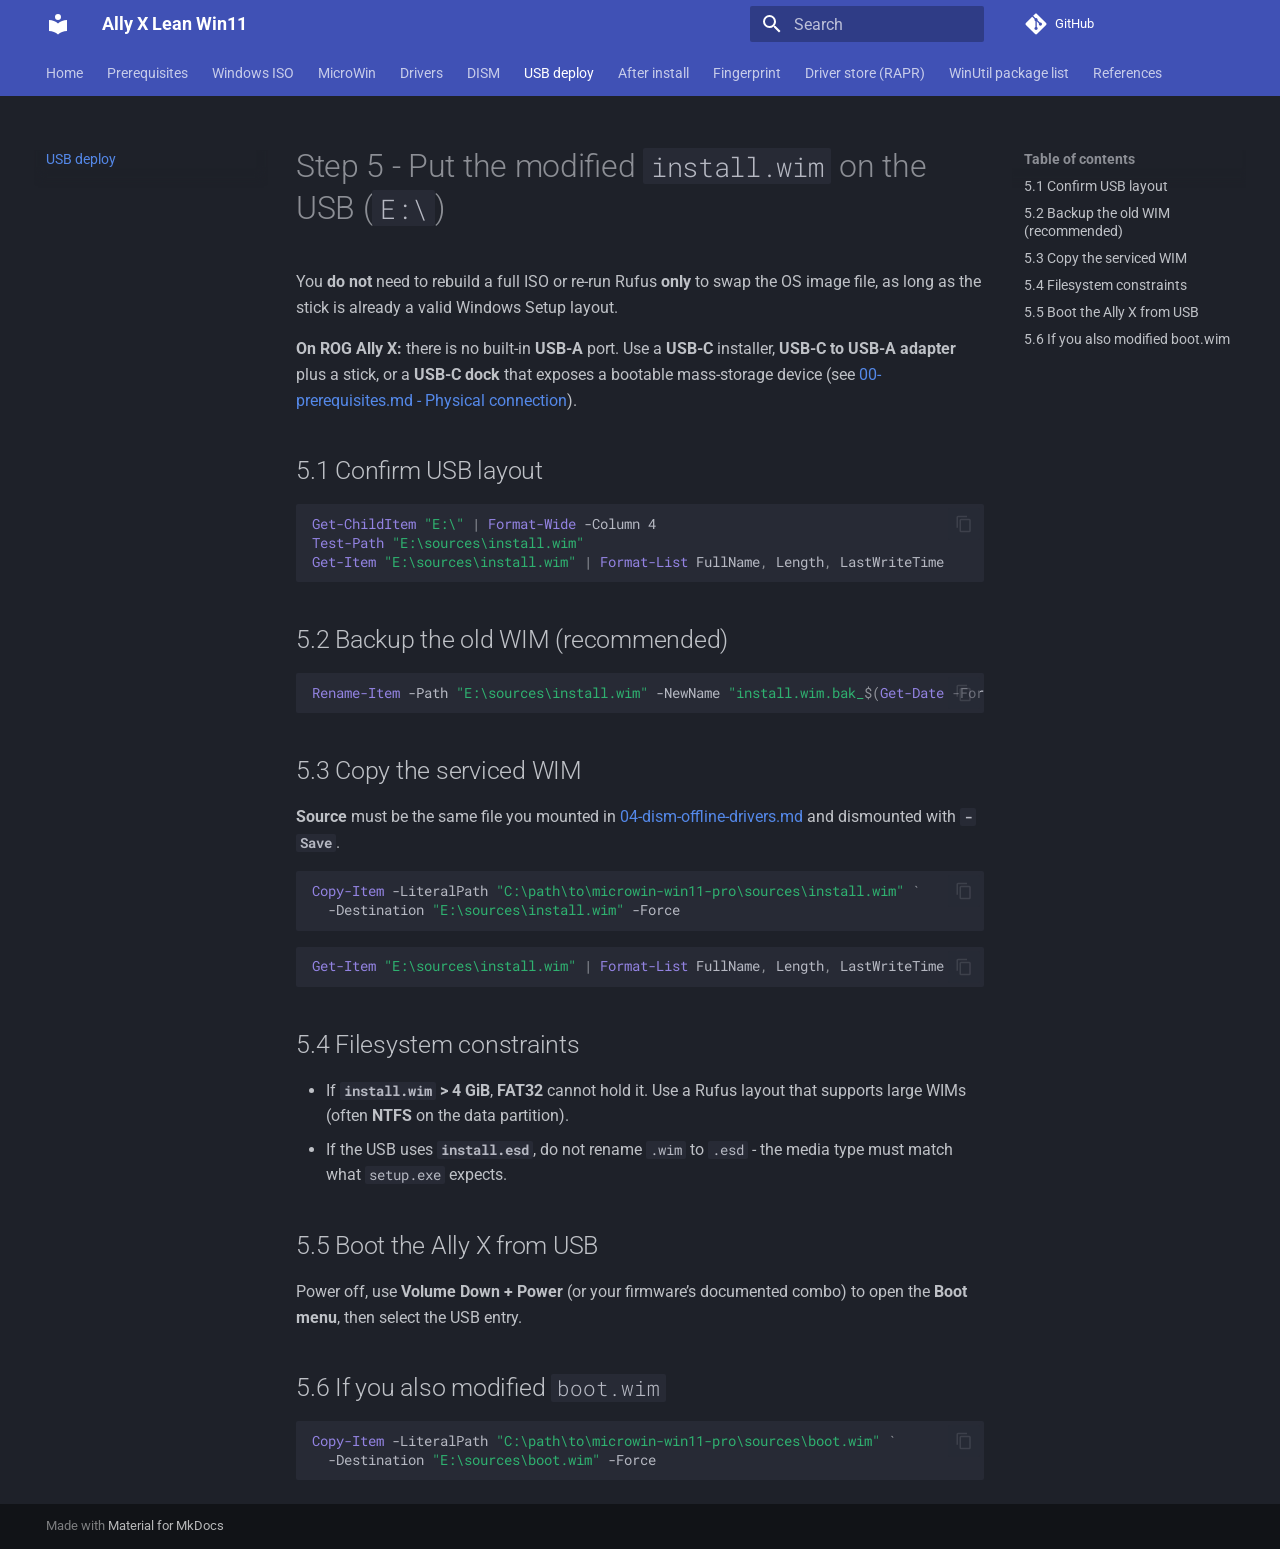
<file: 05-usb-deploy/index.html>
<!doctype html>
<html lang="en" class="no-js">
  <head>
    
      <meta charset="utf-8">
      <meta name="viewport" content="width=device-width,initial-scale=1">
      
        <meta name="description" content="Minimal Windows 11 USB install for ASUS ROG Ally X (RC72LA)">
      
      
      
        <link rel="canonical" href="https://emilwojcik93.github.io/rog-allyx-rc72la-win11-manual/05-usb-deploy/">
      
      
        <link rel="prev" href="../04-dism-offline-drivers/">
      
      
        <link rel="next" href="../06-post-install/">
      
      
        
      
      
      <link rel="icon" href="../assets/images/favicon.png">
      <meta name="generator" content="mkdocs-1.6.1, mkdocs-material-9.7.6">
    
    
      
        <title>USB deploy - Ally X Lean Win11</title>
      
    
    
      <link rel="stylesheet" href="../assets/stylesheets/main.484c7ddc.min.css">
      
        
        <link rel="stylesheet" href="../assets/stylesheets/palette.ab4e12ef.min.css">
      
      


    
    
      
    
    
      
        
        
        <link rel="preconnect" href="https://fonts.gstatic.com" crossorigin>
        <link rel="stylesheet" href="https://fonts.googleapis.com/css?family=Roboto:300,300i,400,400i,700,700i%7CRoboto+Mono:400,400i,700,700i&display=fallback">
        <style>:root{--md-text-font:"Roboto";--md-code-font:"Roboto Mono"}</style>
      
    
    
    <script>__md_scope=new URL("..",location),__md_hash=e=>[...e].reduce(((e,_)=>(e<<5)-e+_.charCodeAt(0)),0),__md_get=(e,_=localStorage,t=__md_scope)=>JSON.parse(_.getItem(t.pathname+"."+e)),__md_set=(e,_,t=localStorage,a=__md_scope)=>{try{t.setItem(a.pathname+"."+e,JSON.stringify(_))}catch(e){}}</script>
    
      

    
    
  </head>
  
  
    
    
      
    
    
    
    
    <body dir="ltr" data-md-color-scheme="slate" data-md-color-primary="indigo" data-md-color-accent="cyan">
  
    
    <input class="md-toggle" data-md-toggle="drawer" type="checkbox" id="__drawer" autocomplete="off">
    <input class="md-toggle" data-md-toggle="search" type="checkbox" id="__search" autocomplete="off">
    <label class="md-overlay" for="__drawer"></label>
    <div data-md-component="skip">
      
        
        <a href="#step-5-put-the-modified-installwim-on-the-usb-e" class="md-skip">
          Skip to content
        </a>
      
    </div>
    <div data-md-component="announce">
      
    </div>
    
    
      

<header class="md-header" data-md-component="header">
  <nav class="md-header__inner md-grid" aria-label="Header">
    <a href=".." title="Ally X Lean Win11" class="md-header__button md-logo" aria-label="Ally X Lean Win11" data-md-component="logo">
      
  
  <svg xmlns="http://www.w3.org/2000/svg" viewBox="0 0 24 24"><path d="M12 8a3 3 0 0 0 3-3 3 3 0 0 0-3-3 3 3 0 0 0-3 3 3 3 0 0 0 3 3m0 3.54C9.64 9.35 6.5 8 3 8v11c3.5 0 6.64 1.35 9 3.54 2.36-2.19 5.5-3.54 9-3.54V8c-3.5 0-6.64 1.35-9 3.54"/></svg>

    </a>
    <label class="md-header__button md-icon" for="__drawer">
      
      <svg xmlns="http://www.w3.org/2000/svg" viewBox="0 0 24 24"><path d="M3 6h18v2H3zm0 5h18v2H3zm0 5h18v2H3z"/></svg>
    </label>
    <div class="md-header__title" data-md-component="header-title">
      <div class="md-header__ellipsis">
        <div class="md-header__topic">
          <span class="md-ellipsis">
            Ally X Lean Win11
          </span>
        </div>
        <div class="md-header__topic" data-md-component="header-topic">
          <span class="md-ellipsis">
            
              USB deploy
            
          </span>
        </div>
      </div>
    </div>
    
      
        <form class="md-header__option" data-md-component="palette">
  
    
    
    
    <input class="md-option" data-md-color-media="" data-md-color-scheme="slate" data-md-color-primary="indigo" data-md-color-accent="cyan"  aria-hidden="true"  type="radio" name="__palette" id="__palette_0">
    
  
</form>
      
    
    
      <script>var palette=__md_get("__palette");if(palette&&palette.color){if("(prefers-color-scheme)"===palette.color.media){var media=matchMedia("(prefers-color-scheme: light)"),input=document.querySelector(media.matches?"[data-md-color-media='(prefers-color-scheme: light)']":"[data-md-color-media='(prefers-color-scheme: dark)']");palette.color.media=input.getAttribute("data-md-color-media"),palette.color.scheme=input.getAttribute("data-md-color-scheme"),palette.color.primary=input.getAttribute("data-md-color-primary"),palette.color.accent=input.getAttribute("data-md-color-accent")}for(var[key,value]of Object.entries(palette.color))document.body.setAttribute("data-md-color-"+key,value)}</script>
    
    
    
      
      
        <label class="md-header__button md-icon" for="__search">
          
          <svg xmlns="http://www.w3.org/2000/svg" viewBox="0 0 24 24"><path d="M9.5 3A6.5 6.5 0 0 1 16 9.5c0 1.61-.59 3.09-1.56 4.23l.27.27h.79l5 5-1.5 1.5-5-5v-.79l-.27-.27A6.52 6.52 0 0 1 9.5 16 6.5 6.5 0 0 1 3 9.5 6.5 6.5 0 0 1 9.5 3m0 2C7 5 5 7 5 9.5S7 14 9.5 14 14 12 14 9.5 12 5 9.5 5"/></svg>
        </label>
        <div class="md-search" data-md-component="search" role="dialog">
  <label class="md-search__overlay" for="__search"></label>
  <div class="md-search__inner" role="search">
    <form class="md-search__form" name="search">
      <input type="text" class="md-search__input" name="query" aria-label="Search" placeholder="Search" autocapitalize="off" autocorrect="off" autocomplete="off" spellcheck="false" data-md-component="search-query" required>
      <label class="md-search__icon md-icon" for="__search">
        
        <svg xmlns="http://www.w3.org/2000/svg" viewBox="0 0 24 24"><path d="M9.5 3A6.5 6.5 0 0 1 16 9.5c0 1.61-.59 3.09-1.56 4.23l.27.27h.79l5 5-1.5 1.5-5-5v-.79l-.27-.27A6.52 6.52 0 0 1 9.5 16 6.5 6.5 0 0 1 3 9.5 6.5 6.5 0 0 1 9.5 3m0 2C7 5 5 7 5 9.5S7 14 9.5 14 14 12 14 9.5 12 5 9.5 5"/></svg>
        
        <svg xmlns="http://www.w3.org/2000/svg" viewBox="0 0 24 24"><path d="M20 11v2H8l5.5 5.5-1.42 1.42L4.16 12l7.92-7.92L13.5 5.5 8 11z"/></svg>
      </label>
      <nav class="md-search__options" aria-label="Search">
        
        <button type="reset" class="md-search__icon md-icon" title="Clear" aria-label="Clear" tabindex="-1">
          
          <svg xmlns="http://www.w3.org/2000/svg" viewBox="0 0 24 24"><path d="M19 6.41 17.59 5 12 10.59 6.41 5 5 6.41 10.59 12 5 17.59 6.41 19 12 13.41 17.59 19 19 17.59 13.41 12z"/></svg>
        </button>
      </nav>
      
        <div class="md-search__suggest" data-md-component="search-suggest"></div>
      
    </form>
    <div class="md-search__output">
      <div class="md-search__scrollwrap" tabindex="0" data-md-scrollfix>
        <div class="md-search-result" data-md-component="search-result">
          <div class="md-search-result__meta">
            Initializing search
          </div>
          <ol class="md-search-result__list" role="presentation"></ol>
        </div>
      </div>
    </div>
  </div>
</div>
      
    
    
      <div class="md-header__source">
        <a href="https://github.com/emilwojcik93/rog-allyx-rc72la-win11-manual" title="Go to repository" class="md-source" data-md-component="source">
  <div class="md-source__icon md-icon">
    
    <svg xmlns="http://www.w3.org/2000/svg" viewBox="0 0 448 512"><!--! Font Awesome Free 7.1.0 by @fontawesome - https://fontawesome.com License - https://fontawesome.com/license/free (Icons: CC BY 4.0, Fonts: SIL OFL 1.1, Code: MIT License) Copyright 2025 Fonticons, Inc.--><path d="M439.6 236.1 244 40.5c-5.4-5.5-12.8-8.5-20.4-8.5s-15 3-20.4 8.4L162.5 81l51.5 51.5c27.1-9.1 52.7 16.8 43.4 43.7l49.7 49.7c34.2-11.8 61.2 31 35.5 56.7-26.5 26.5-70.2-2.9-56-37.3L240.3 199v121.9c25.3 12.5 22.3 41.8 9.1 55-6.4 6.4-15.2 10.1-24.3 10.1s-17.8-3.6-24.3-10.1c-17.6-17.6-11.1-46.9 11.2-56v-123c-20.8-8.5-24.6-30.7-18.6-45L142.6 101 8.5 235.1C3 240.6 0 247.9 0 255.5s3 15 8.5 20.4l195.6 195.7c5.4 5.4 12.7 8.4 20.4 8.4s15-3 20.4-8.4l194.7-194.7c5.4-5.4 8.4-12.8 8.4-20.4s-3-15-8.4-20.4"/></svg>
  </div>
  <div class="md-source__repository">
    GitHub
  </div>
</a>
      </div>
    
  </nav>
  
</header>
    
    <div class="md-container" data-md-component="container">
      
      
        
          
            
<nav class="md-tabs" aria-label="Tabs" data-md-component="tabs">
  <div class="md-grid">
    <ul class="md-tabs__list">
      
        
  
  
  
  
    <li class="md-tabs__item">
      <a href=".." class="md-tabs__link">
        
  
  
    
  
  Home

      </a>
    </li>
  

      
        
  
  
  
  
    <li class="md-tabs__item">
      <a href="../00-prerequisites/" class="md-tabs__link">
        
  
  
    
  
  Prerequisites

      </a>
    </li>
  

      
        
  
  
  
  
    <li class="md-tabs__item">
      <a href="../01-download-windows11/" class="md-tabs__link">
        
  
  
    
  
  Windows ISO

      </a>
    </li>
  

      
        
  
  
  
  
    <li class="md-tabs__item">
      <a href="../02-build-microwin/" class="md-tabs__link">
        
  
  
    
  
  MicroWin

      </a>
    </li>
  

      
        
  
  
  
  
    <li class="md-tabs__item">
      <a href="../03-drivers-asus/" class="md-tabs__link">
        
  
  
    
  
  Drivers

      </a>
    </li>
  

      
        
  
  
  
  
    <li class="md-tabs__item">
      <a href="../04-dism-offline-drivers/" class="md-tabs__link">
        
  
  
    
  
  DISM

      </a>
    </li>
  

      
        
  
  
  
    
  
  
    <li class="md-tabs__item md-tabs__item--active">
      <a href="./" class="md-tabs__link">
        
  
  
    
  
  USB deploy

      </a>
    </li>
  

      
        
  
  
  
  
    <li class="md-tabs__item">
      <a href="../06-post-install/" class="md-tabs__link">
        
  
  
    
  
  After install

      </a>
    </li>
  

      
        
  
  
  
  
    <li class="md-tabs__item">
      <a href="../troubleshooting-fingerprint/" class="md-tabs__link">
        
  
  
    
  
  Fingerprint

      </a>
    </li>
  

      
        
  
  
  
  
    <li class="md-tabs__item">
      <a href="../troubleshooting-driver-store-rapr/" class="md-tabs__link">
        
  
  
    
  
  Driver store (RAPR)

      </a>
    </li>
  

      
        
  
  
  
  
    <li class="md-tabs__item">
      <a href="../winget-profile/" class="md-tabs__link">
        
  
  
    
  
  WinUtil package list

      </a>
    </li>
  

      
        
  
  
  
  
    <li class="md-tabs__item">
      <a href="../references/" class="md-tabs__link">
        
  
  
    
  
  References

      </a>
    </li>
  

      
    </ul>
  </div>
</nav>
          
        
      
      <main class="md-main" data-md-component="main">
        <div class="md-main__inner md-grid">
          
            
              
              <div class="md-sidebar md-sidebar--primary" data-md-component="sidebar" data-md-type="navigation" >
                <div class="md-sidebar__scrollwrap">
                  <div class="md-sidebar__inner">
                    


  


<nav class="md-nav md-nav--primary md-nav--lifted" aria-label="Navigation" data-md-level="0">
  <label class="md-nav__title" for="__drawer">
    <a href=".." title="Ally X Lean Win11" class="md-nav__button md-logo" aria-label="Ally X Lean Win11" data-md-component="logo">
      
  
  <svg xmlns="http://www.w3.org/2000/svg" viewBox="0 0 24 24"><path d="M12 8a3 3 0 0 0 3-3 3 3 0 0 0-3-3 3 3 0 0 0-3 3 3 3 0 0 0 3 3m0 3.54C9.64 9.35 6.5 8 3 8v11c3.5 0 6.64 1.35 9 3.54 2.36-2.19 5.5-3.54 9-3.54V8c-3.5 0-6.64 1.35-9 3.54"/></svg>

    </a>
    Ally X Lean Win11
  </label>
  
    <div class="md-nav__source">
      <a href="https://github.com/emilwojcik93/rog-allyx-rc72la-win11-manual" title="Go to repository" class="md-source" data-md-component="source">
  <div class="md-source__icon md-icon">
    
    <svg xmlns="http://www.w3.org/2000/svg" viewBox="0 0 448 512"><!--! Font Awesome Free 7.1.0 by @fontawesome - https://fontawesome.com License - https://fontawesome.com/license/free (Icons: CC BY 4.0, Fonts: SIL OFL 1.1, Code: MIT License) Copyright 2025 Fonticons, Inc.--><path d="M439.6 236.1 244 40.5c-5.4-5.5-12.8-8.5-20.4-8.5s-15 3-20.4 8.4L162.5 81l51.5 51.5c27.1-9.1 52.7 16.8 43.4 43.7l49.7 49.7c34.2-11.8 61.2 31 35.5 56.7-26.5 26.5-70.2-2.9-56-37.3L240.3 199v121.9c25.3 12.5 22.3 41.8 9.1 55-6.4 6.4-15.2 10.1-24.3 10.1s-17.8-3.6-24.3-10.1c-17.6-17.6-11.1-46.9 11.2-56v-123c-20.8-8.5-24.6-30.7-18.6-45L142.6 101 8.5 235.1C3 240.6 0 247.9 0 255.5s3 15 8.5 20.4l195.6 195.7c5.4 5.4 12.7 8.4 20.4 8.4s15-3 20.4-8.4l194.7-194.7c5.4-5.4 8.4-12.8 8.4-20.4s-3-15-8.4-20.4"/></svg>
  </div>
  <div class="md-source__repository">
    GitHub
  </div>
</a>
    </div>
  
  <ul class="md-nav__list" data-md-scrollfix>
    
      
      
  
  
  
  
    <li class="md-nav__item">
      <a href=".." class="md-nav__link">
        
  
  
  <span class="md-ellipsis">
    
  
    Home
  

    
  </span>
  
  

      </a>
    </li>
  

    
      
      
  
  
  
  
    <li class="md-nav__item">
      <a href="../00-prerequisites/" class="md-nav__link">
        
  
  
  <span class="md-ellipsis">
    
  
    Prerequisites
  

    
  </span>
  
  

      </a>
    </li>
  

    
      
      
  
  
  
  
    <li class="md-nav__item">
      <a href="../01-download-windows11/" class="md-nav__link">
        
  
  
  <span class="md-ellipsis">
    
  
    Windows ISO
  

    
  </span>
  
  

      </a>
    </li>
  

    
      
      
  
  
  
  
    <li class="md-nav__item">
      <a href="../02-build-microwin/" class="md-nav__link">
        
  
  
  <span class="md-ellipsis">
    
  
    MicroWin
  

    
  </span>
  
  

      </a>
    </li>
  

    
      
      
  
  
  
  
    <li class="md-nav__item">
      <a href="../03-drivers-asus/" class="md-nav__link">
        
  
  
  <span class="md-ellipsis">
    
  
    Drivers
  

    
  </span>
  
  

      </a>
    </li>
  

    
      
      
  
  
  
  
    <li class="md-nav__item">
      <a href="../04-dism-offline-drivers/" class="md-nav__link">
        
  
  
  <span class="md-ellipsis">
    
  
    DISM
  

    
  </span>
  
  

      </a>
    </li>
  

    
      
      
  
  
    
  
  
  
    <li class="md-nav__item md-nav__item--active">
      
      <input class="md-nav__toggle md-toggle" type="checkbox" id="__toc">
      
      
        
      
      
        <label class="md-nav__link md-nav__link--active" for="__toc">
          
  
  
  <span class="md-ellipsis">
    
  
    USB deploy
  

    
  </span>
  
  

          <span class="md-nav__icon md-icon"></span>
        </label>
      
      <a href="./" class="md-nav__link md-nav__link--active">
        
  
  
  <span class="md-ellipsis">
    
  
    USB deploy
  

    
  </span>
  
  

      </a>
      
        

<nav class="md-nav md-nav--secondary" aria-label="Table of contents">
  
  
  
    
  
  
    <label class="md-nav__title" for="__toc">
      <span class="md-nav__icon md-icon"></span>
      Table of contents
    </label>
    <ul class="md-nav__list" data-md-component="toc" data-md-scrollfix>
      
        <li class="md-nav__item">
  <a href="#51-confirm-usb-layout" class="md-nav__link">
    <span class="md-ellipsis">
      
        5.1 Confirm USB layout
      
    </span>
  </a>
  
</li>
      
        <li class="md-nav__item">
  <a href="#52-backup-the-old-wim-recommended" class="md-nav__link">
    <span class="md-ellipsis">
      
        5.2 Backup the old WIM (recommended)
      
    </span>
  </a>
  
</li>
      
        <li class="md-nav__item">
  <a href="#53-copy-the-serviced-wim" class="md-nav__link">
    <span class="md-ellipsis">
      
        5.3 Copy the serviced WIM
      
    </span>
  </a>
  
</li>
      
        <li class="md-nav__item">
  <a href="#54-filesystem-constraints" class="md-nav__link">
    <span class="md-ellipsis">
      
        5.4 Filesystem constraints
      
    </span>
  </a>
  
</li>
      
        <li class="md-nav__item">
  <a href="#55-boot-the-ally-x-from-usb" class="md-nav__link">
    <span class="md-ellipsis">
      
        5.5 Boot the Ally X from USB
      
    </span>
  </a>
  
</li>
      
        <li class="md-nav__item">
  <a href="#56-if-you-also-modified-bootwim" class="md-nav__link">
    <span class="md-ellipsis">
      
        5.6 If you also modified boot.wim
      
    </span>
  </a>
  
</li>
      
    </ul>
  
</nav>
      
    </li>
  

    
      
      
  
  
  
  
    <li class="md-nav__item">
      <a href="../06-post-install/" class="md-nav__link">
        
  
  
  <span class="md-ellipsis">
    
  
    After install
  

    
  </span>
  
  

      </a>
    </li>
  

    
      
      
  
  
  
  
    <li class="md-nav__item">
      <a href="../troubleshooting-fingerprint/" class="md-nav__link">
        
  
  
  <span class="md-ellipsis">
    
  
    Fingerprint
  

    
  </span>
  
  

      </a>
    </li>
  

    
      
      
  
  
  
  
    <li class="md-nav__item">
      <a href="../troubleshooting-driver-store-rapr/" class="md-nav__link">
        
  
  
  <span class="md-ellipsis">
    
  
    Driver store (RAPR)
  

    
  </span>
  
  

      </a>
    </li>
  

    
      
      
  
  
  
  
    <li class="md-nav__item">
      <a href="../winget-profile/" class="md-nav__link">
        
  
  
  <span class="md-ellipsis">
    
  
    WinUtil package list
  

    
  </span>
  
  

      </a>
    </li>
  

    
      
      
  
  
  
  
    <li class="md-nav__item">
      <a href="../references/" class="md-nav__link">
        
  
  
  <span class="md-ellipsis">
    
  
    References
  

    
  </span>
  
  

      </a>
    </li>
  

    
  </ul>
</nav>
                  </div>
                </div>
              </div>
            
            
              
              <div class="md-sidebar md-sidebar--secondary" data-md-component="sidebar" data-md-type="toc" >
                <div class="md-sidebar__scrollwrap">
                  <div class="md-sidebar__inner">
                    

<nav class="md-nav md-nav--secondary" aria-label="Table of contents">
  
  
  
    
  
  
    <label class="md-nav__title" for="__toc">
      <span class="md-nav__icon md-icon"></span>
      Table of contents
    </label>
    <ul class="md-nav__list" data-md-component="toc" data-md-scrollfix>
      
        <li class="md-nav__item">
  <a href="#51-confirm-usb-layout" class="md-nav__link">
    <span class="md-ellipsis">
      
        5.1 Confirm USB layout
      
    </span>
  </a>
  
</li>
      
        <li class="md-nav__item">
  <a href="#52-backup-the-old-wim-recommended" class="md-nav__link">
    <span class="md-ellipsis">
      
        5.2 Backup the old WIM (recommended)
      
    </span>
  </a>
  
</li>
      
        <li class="md-nav__item">
  <a href="#53-copy-the-serviced-wim" class="md-nav__link">
    <span class="md-ellipsis">
      
        5.3 Copy the serviced WIM
      
    </span>
  </a>
  
</li>
      
        <li class="md-nav__item">
  <a href="#54-filesystem-constraints" class="md-nav__link">
    <span class="md-ellipsis">
      
        5.4 Filesystem constraints
      
    </span>
  </a>
  
</li>
      
        <li class="md-nav__item">
  <a href="#55-boot-the-ally-x-from-usb" class="md-nav__link">
    <span class="md-ellipsis">
      
        5.5 Boot the Ally X from USB
      
    </span>
  </a>
  
</li>
      
        <li class="md-nav__item">
  <a href="#56-if-you-also-modified-bootwim" class="md-nav__link">
    <span class="md-ellipsis">
      
        5.6 If you also modified boot.wim
      
    </span>
  </a>
  
</li>
      
    </ul>
  
</nav>
                  </div>
                </div>
              </div>
            
          
          
            <div class="md-content" data-md-component="content">
              
              <article class="md-content__inner md-typeset">
                
                  


  
  


<h1 id="step-5-put-the-modified-installwim-on-the-usb-e">Step 5 - Put the modified <code>install.wim</code> on the USB (<code>E:\</code>)</h1>
<p>You <strong>do not</strong> need to rebuild a full ISO or re-run Rufus <strong>only</strong> to swap the OS image file, as long as the stick is already a valid Windows Setup layout.</p>
<p><strong>On ROG Ally X:</strong> there is no built-in <strong>USB-A</strong> port. Use a <strong>USB-C</strong> installer, <strong>USB-C to USB-A adapter</strong> plus a stick, or a <strong>USB-C dock</strong> that exposes a bootable mass-storage device (see <a href="../00-prerequisites/#physical-connection-on-rog-ally-x-usb-c">00-prerequisites.md - Physical connection</a>).</p>
<h2 id="51-confirm-usb-layout">5.1 Confirm USB layout</h2>
<div class="highlight"><pre><span></span><code><span class="nb">Get-ChildItem</span> <span class="s2">&quot;E:\&quot;</span> <span class="p">|</span> <span class="nb">Format-Wide</span> <span class="n">-Column</span> <span class="n">4</span>
<span class="nb">Test-Path</span> <span class="s2">&quot;E:\sources\install.wim&quot;</span>
<span class="nb">Get-Item</span> <span class="s2">&quot;E:\sources\install.wim&quot;</span> <span class="p">|</span> <span class="nb">Format-List</span> <span class="n">FullName</span><span class="p">,</span> <span class="n">Length</span><span class="p">,</span> <span class="n">LastWriteTime</span>
</code></pre></div>
<h2 id="52-backup-the-old-wim-recommended">5.2 Backup the old WIM (recommended)</h2>
<div class="highlight"><pre><span></span><code><span class="nb">Rename-Item</span> <span class="n">-Path</span> <span class="s2">&quot;E:\sources\install.wim&quot;</span> <span class="n">-NewName</span> <span class="s2">&quot;install.wim.bak_</span><span class="p">$(</span><span class="nb">Get-Date</span> <span class="n">-Format</span> <span class="n">yyyyMMdd_HHmm</span><span class="p">)</span><span class="s2">&quot;</span>
</code></pre></div>
<h2 id="53-copy-the-serviced-wim">5.3 Copy the serviced WIM</h2>
<p><strong>Source</strong> must be the same file you mounted in <a href="../04-dism-offline-drivers/">04-dism-offline-drivers.md</a> and dismounted with <strong><code>-Save</code></strong>.</p>
<div class="highlight"><pre><span></span><code><span class="nb">Copy-Item</span> <span class="n">-LiteralPath</span> <span class="s2">&quot;C:\path\to\microwin-win11-pro\sources\install.wim&quot;</span> <span class="p">`</span>
  <span class="n">-Destination</span> <span class="s2">&quot;E:\sources\install.wim&quot;</span> <span class="n">-Force</span>
</code></pre></div>
<div class="highlight"><pre><span></span><code><span class="nb">Get-Item</span> <span class="s2">&quot;E:\sources\install.wim&quot;</span> <span class="p">|</span> <span class="nb">Format-List</span> <span class="n">FullName</span><span class="p">,</span> <span class="n">Length</span><span class="p">,</span> <span class="n">LastWriteTime</span>
</code></pre></div>
<h2 id="54-filesystem-constraints">5.4 Filesystem constraints</h2>
<ul>
<li>If <strong><code>install.wim</code> &gt; 4 GiB</strong>, <strong>FAT32</strong> cannot hold it. Use a Rufus layout that supports large WIMs (often <strong>NTFS</strong> on the data partition).</li>
<li>If the USB uses <strong><code>install.esd</code></strong>, do not rename <code>.wim</code> to <code>.esd</code> - the media type must match what <code>setup.exe</code> expects.</li>
</ul>
<h2 id="55-boot-the-ally-x-from-usb">5.5 Boot the Ally X from USB</h2>
<p>Power off, use <strong>Volume Down + Power</strong> (or your firmware’s documented combo) to open the <strong>Boot menu</strong>, then select the USB entry.</p>
<h2 id="56-if-you-also-modified-bootwim">5.6 If you also modified <code>boot.wim</code></h2>
<div class="highlight"><pre><span></span><code><span class="nb">Copy-Item</span> <span class="n">-LiteralPath</span> <span class="s2">&quot;C:\path\to\microwin-win11-pro\sources\boot.wim&quot;</span> <span class="p">`</span>
  <span class="n">-Destination</span> <span class="s2">&quot;E:\sources\boot.wim&quot;</span> <span class="n">-Force</span>
</code></pre></div>












                
              </article>
            </div>
          
          
<script>var target=document.getElementById(location.hash.slice(1));target&&target.name&&(target.checked=target.name.startsWith("__tabbed_"))</script>
        </div>
        
      </main>
      
        <footer class="md-footer">
  
  <div class="md-footer-meta md-typeset">
    <div class="md-footer-meta__inner md-grid">
      <div class="md-copyright">
  
  
    Made with
    <a href="https://squidfunk.github.io/mkdocs-material/" target="_blank" rel="noopener">
      Material for MkDocs
    </a>
  
</div>
      
    </div>
  </div>
</footer>
      
    </div>
    <div class="md-dialog" data-md-component="dialog">
      <div class="md-dialog__inner md-typeset"></div>
    </div>
    
    
    
      
      
      <script id="__config" type="application/json">{"annotate": null, "base": "..", "features": ["navigation.tabs", "navigation.sections", "content.code.copy", "search.suggest"], "search": "../assets/javascripts/workers/search.2c215733.min.js", "tags": null, "translations": {"clipboard.copied": "Copied to clipboard", "clipboard.copy": "Copy to clipboard", "search.result.more.one": "1 more on this page", "search.result.more.other": "# more on this page", "search.result.none": "No matching documents", "search.result.one": "1 matching document", "search.result.other": "# matching documents", "search.result.placeholder": "Type to start searching", "search.result.term.missing": "Missing", "select.version": "Select version"}, "version": null}</script>
    
    
      <script src="../assets/javascripts/bundle.79ae519e.min.js"></script>
      
    
  </body>
</html>
</file>
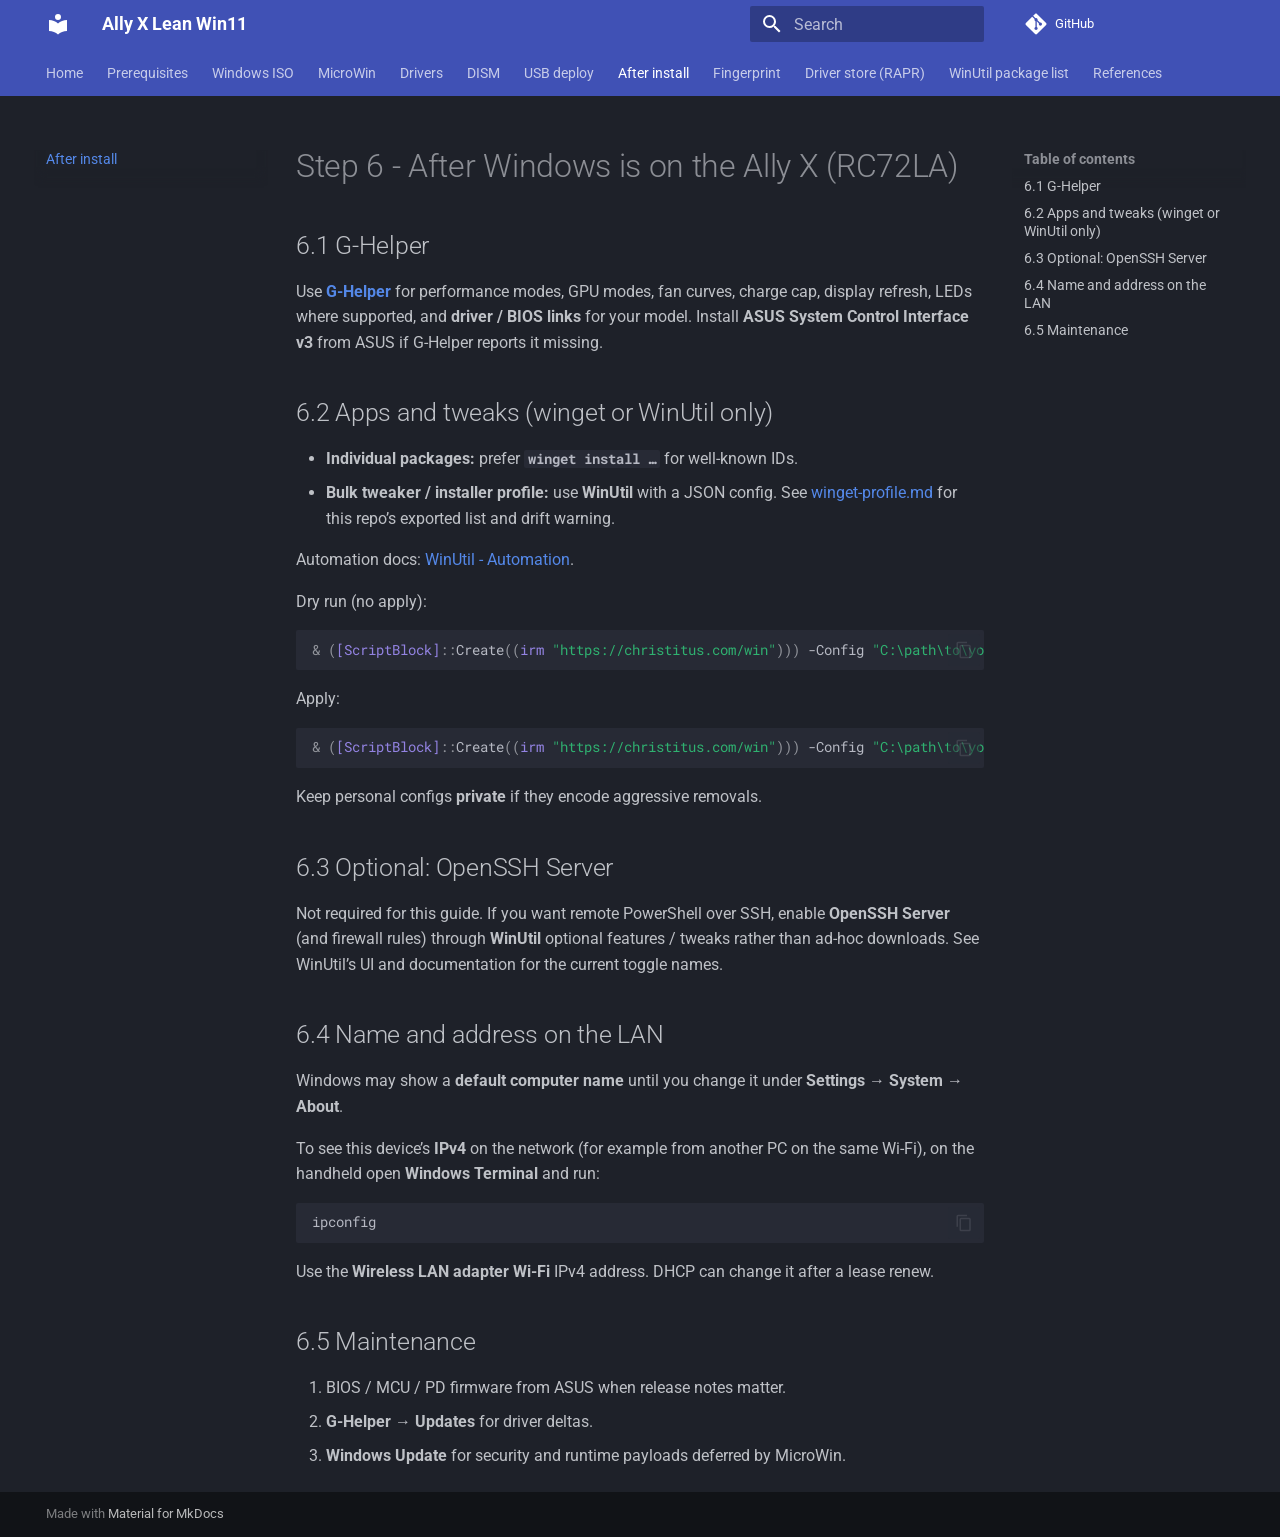
<file: 06-post-install/index.html>
<!doctype html>
<html lang="en" class="no-js">
  <head>
    
      <meta charset="utf-8">
      <meta name="viewport" content="width=device-width,initial-scale=1">
      
        <meta name="description" content="Minimal Windows 11 USB install for ASUS ROG Ally X (RC72LA)">
      
      
      
        <link rel="canonical" href="https://emilwojcik93.github.io/rog-allyx-rc72la-win11-manual/06-post-install/">
      
      
        <link rel="prev" href="../05-usb-deploy/">
      
      
        <link rel="next" href="../troubleshooting-fingerprint/">
      
      
        
      
      
      <link rel="icon" href="../assets/images/favicon.png">
      <meta name="generator" content="mkdocs-1.6.1, mkdocs-material-9.7.6">
    
    
      
        <title>After install - Ally X Lean Win11</title>
      
    
    
      <link rel="stylesheet" href="../assets/stylesheets/main.484c7ddc.min.css">
      
        
        <link rel="stylesheet" href="../assets/stylesheets/palette.ab4e12ef.min.css">
      
      


    
    
      
    
    
      
        
        
        <link rel="preconnect" href="https://fonts.gstatic.com" crossorigin>
        <link rel="stylesheet" href="https://fonts.googleapis.com/css?family=Roboto:300,300i,400,400i,700,700i%7CRoboto+Mono:400,400i,700,700i&display=fallback">
        <style>:root{--md-text-font:"Roboto";--md-code-font:"Roboto Mono"}</style>
      
    
    
    <script>__md_scope=new URL("..",location),__md_hash=e=>[...e].reduce(((e,_)=>(e<<5)-e+_.charCodeAt(0)),0),__md_get=(e,_=localStorage,t=__md_scope)=>JSON.parse(_.getItem(t.pathname+"."+e)),__md_set=(e,_,t=localStorage,a=__md_scope)=>{try{t.setItem(a.pathname+"."+e,JSON.stringify(_))}catch(e){}}</script>
    
      

    
    
  </head>
  
  
    
    
      
    
    
    
    
    <body dir="ltr" data-md-color-scheme="slate" data-md-color-primary="indigo" data-md-color-accent="cyan">
  
    
    <input class="md-toggle" data-md-toggle="drawer" type="checkbox" id="__drawer" autocomplete="off">
    <input class="md-toggle" data-md-toggle="search" type="checkbox" id="__search" autocomplete="off">
    <label class="md-overlay" for="__drawer"></label>
    <div data-md-component="skip">
      
        
        <a href="#step-6-after-windows-is-on-the-ally-x-rc72la" class="md-skip">
          Skip to content
        </a>
      
    </div>
    <div data-md-component="announce">
      
    </div>
    
    
      

<header class="md-header" data-md-component="header">
  <nav class="md-header__inner md-grid" aria-label="Header">
    <a href=".." title="Ally X Lean Win11" class="md-header__button md-logo" aria-label="Ally X Lean Win11" data-md-component="logo">
      
  
  <svg xmlns="http://www.w3.org/2000/svg" viewBox="0 0 24 24"><path d="M12 8a3 3 0 0 0 3-3 3 3 0 0 0-3-3 3 3 0 0 0-3 3 3 3 0 0 0 3 3m0 3.54C9.64 9.35 6.5 8 3 8v11c3.5 0 6.64 1.35 9 3.54 2.36-2.19 5.5-3.54 9-3.54V8c-3.5 0-6.64 1.35-9 3.54"/></svg>

    </a>
    <label class="md-header__button md-icon" for="__drawer">
      
      <svg xmlns="http://www.w3.org/2000/svg" viewBox="0 0 24 24"><path d="M3 6h18v2H3zm0 5h18v2H3zm0 5h18v2H3z"/></svg>
    </label>
    <div class="md-header__title" data-md-component="header-title">
      <div class="md-header__ellipsis">
        <div class="md-header__topic">
          <span class="md-ellipsis">
            Ally X Lean Win11
          </span>
        </div>
        <div class="md-header__topic" data-md-component="header-topic">
          <span class="md-ellipsis">
            
              After install
            
          </span>
        </div>
      </div>
    </div>
    
      
        <form class="md-header__option" data-md-component="palette">
  
    
    
    
    <input class="md-option" data-md-color-media="" data-md-color-scheme="slate" data-md-color-primary="indigo" data-md-color-accent="cyan"  aria-hidden="true"  type="radio" name="__palette" id="__palette_0">
    
  
</form>
      
    
    
      <script>var palette=__md_get("__palette");if(palette&&palette.color){if("(prefers-color-scheme)"===palette.color.media){var media=matchMedia("(prefers-color-scheme: light)"),input=document.querySelector(media.matches?"[data-md-color-media='(prefers-color-scheme: light)']":"[data-md-color-media='(prefers-color-scheme: dark)']");palette.color.media=input.getAttribute("data-md-color-media"),palette.color.scheme=input.getAttribute("data-md-color-scheme"),palette.color.primary=input.getAttribute("data-md-color-primary"),palette.color.accent=input.getAttribute("data-md-color-accent")}for(var[key,value]of Object.entries(palette.color))document.body.setAttribute("data-md-color-"+key,value)}</script>
    
    
    
      
      
        <label class="md-header__button md-icon" for="__search">
          
          <svg xmlns="http://www.w3.org/2000/svg" viewBox="0 0 24 24"><path d="M9.5 3A6.5 6.5 0 0 1 16 9.5c0 1.61-.59 3.09-1.56 4.23l.27.27h.79l5 5-1.5 1.5-5-5v-.79l-.27-.27A6.52 6.52 0 0 1 9.5 16 6.5 6.5 0 0 1 3 9.5 6.5 6.5 0 0 1 9.5 3m0 2C7 5 5 7 5 9.5S7 14 9.5 14 14 12 14 9.5 12 5 9.5 5"/></svg>
        </label>
        <div class="md-search" data-md-component="search" role="dialog">
  <label class="md-search__overlay" for="__search"></label>
  <div class="md-search__inner" role="search">
    <form class="md-search__form" name="search">
      <input type="text" class="md-search__input" name="query" aria-label="Search" placeholder="Search" autocapitalize="off" autocorrect="off" autocomplete="off" spellcheck="false" data-md-component="search-query" required>
      <label class="md-search__icon md-icon" for="__search">
        
        <svg xmlns="http://www.w3.org/2000/svg" viewBox="0 0 24 24"><path d="M9.5 3A6.5 6.5 0 0 1 16 9.5c0 1.61-.59 3.09-1.56 4.23l.27.27h.79l5 5-1.5 1.5-5-5v-.79l-.27-.27A6.52 6.52 0 0 1 9.5 16 6.5 6.5 0 0 1 3 9.5 6.5 6.5 0 0 1 9.5 3m0 2C7 5 5 7 5 9.5S7 14 9.5 14 14 12 14 9.5 12 5 9.5 5"/></svg>
        
        <svg xmlns="http://www.w3.org/2000/svg" viewBox="0 0 24 24"><path d="M20 11v2H8l5.5 5.5-1.42 1.42L4.16 12l7.92-7.92L13.5 5.5 8 11z"/></svg>
      </label>
      <nav class="md-search__options" aria-label="Search">
        
        <button type="reset" class="md-search__icon md-icon" title="Clear" aria-label="Clear" tabindex="-1">
          
          <svg xmlns="http://www.w3.org/2000/svg" viewBox="0 0 24 24"><path d="M19 6.41 17.59 5 12 10.59 6.41 5 5 6.41 10.59 12 5 17.59 6.41 19 12 13.41 17.59 19 19 17.59 13.41 12z"/></svg>
        </button>
      </nav>
      
        <div class="md-search__suggest" data-md-component="search-suggest"></div>
      
    </form>
    <div class="md-search__output">
      <div class="md-search__scrollwrap" tabindex="0" data-md-scrollfix>
        <div class="md-search-result" data-md-component="search-result">
          <div class="md-search-result__meta">
            Initializing search
          </div>
          <ol class="md-search-result__list" role="presentation"></ol>
        </div>
      </div>
    </div>
  </div>
</div>
      
    
    
      <div class="md-header__source">
        <a href="https://github.com/emilwojcik93/rog-allyx-rc72la-win11-manual" title="Go to repository" class="md-source" data-md-component="source">
  <div class="md-source__icon md-icon">
    
    <svg xmlns="http://www.w3.org/2000/svg" viewBox="0 0 448 512"><!--! Font Awesome Free 7.1.0 by @fontawesome - https://fontawesome.com License - https://fontawesome.com/license/free (Icons: CC BY 4.0, Fonts: SIL OFL 1.1, Code: MIT License) Copyright 2025 Fonticons, Inc.--><path d="M439.6 236.1 244 40.5c-5.4-5.5-12.8-8.5-20.4-8.5s-15 3-20.4 8.4L162.5 81l51.5 51.5c27.1-9.1 52.7 16.8 43.4 43.7l49.7 49.7c34.2-11.8 61.2 31 35.5 56.7-26.5 26.5-70.2-2.9-56-37.3L240.3 199v121.9c25.3 12.5 22.3 41.8 9.1 55-6.4 6.4-15.2 10.1-24.3 10.1s-17.8-3.6-24.3-10.1c-17.6-17.6-11.1-46.9 11.2-56v-123c-20.8-8.5-24.6-30.7-18.6-45L142.6 101 8.5 235.1C3 240.6 0 247.9 0 255.5s3 15 8.5 20.4l195.6 195.7c5.4 5.4 12.7 8.4 20.4 8.4s15-3 20.4-8.4l194.7-194.7c5.4-5.4 8.4-12.8 8.4-20.4s-3-15-8.4-20.4"/></svg>
  </div>
  <div class="md-source__repository">
    GitHub
  </div>
</a>
      </div>
    
  </nav>
  
</header>
    
    <div class="md-container" data-md-component="container">
      
      
        
          
            
<nav class="md-tabs" aria-label="Tabs" data-md-component="tabs">
  <div class="md-grid">
    <ul class="md-tabs__list">
      
        
  
  
  
  
    <li class="md-tabs__item">
      <a href=".." class="md-tabs__link">
        
  
  
    
  
  Home

      </a>
    </li>
  

      
        
  
  
  
  
    <li class="md-tabs__item">
      <a href="../00-prerequisites/" class="md-tabs__link">
        
  
  
    
  
  Prerequisites

      </a>
    </li>
  

      
        
  
  
  
  
    <li class="md-tabs__item">
      <a href="../01-download-windows11/" class="md-tabs__link">
        
  
  
    
  
  Windows ISO

      </a>
    </li>
  

      
        
  
  
  
  
    <li class="md-tabs__item">
      <a href="../02-build-microwin/" class="md-tabs__link">
        
  
  
    
  
  MicroWin

      </a>
    </li>
  

      
        
  
  
  
  
    <li class="md-tabs__item">
      <a href="../03-drivers-asus/" class="md-tabs__link">
        
  
  
    
  
  Drivers

      </a>
    </li>
  

      
        
  
  
  
  
    <li class="md-tabs__item">
      <a href="../04-dism-offline-drivers/" class="md-tabs__link">
        
  
  
    
  
  DISM

      </a>
    </li>
  

      
        
  
  
  
  
    <li class="md-tabs__item">
      <a href="../05-usb-deploy/" class="md-tabs__link">
        
  
  
    
  
  USB deploy

      </a>
    </li>
  

      
        
  
  
  
    
  
  
    <li class="md-tabs__item md-tabs__item--active">
      <a href="./" class="md-tabs__link">
        
  
  
    
  
  After install

      </a>
    </li>
  

      
        
  
  
  
  
    <li class="md-tabs__item">
      <a href="../troubleshooting-fingerprint/" class="md-tabs__link">
        
  
  
    
  
  Fingerprint

      </a>
    </li>
  

      
        
  
  
  
  
    <li class="md-tabs__item">
      <a href="../troubleshooting-driver-store-rapr/" class="md-tabs__link">
        
  
  
    
  
  Driver store (RAPR)

      </a>
    </li>
  

      
        
  
  
  
  
    <li class="md-tabs__item">
      <a href="../winget-profile/" class="md-tabs__link">
        
  
  
    
  
  WinUtil package list

      </a>
    </li>
  

      
        
  
  
  
  
    <li class="md-tabs__item">
      <a href="../references/" class="md-tabs__link">
        
  
  
    
  
  References

      </a>
    </li>
  

      
    </ul>
  </div>
</nav>
          
        
      
      <main class="md-main" data-md-component="main">
        <div class="md-main__inner md-grid">
          
            
              
              <div class="md-sidebar md-sidebar--primary" data-md-component="sidebar" data-md-type="navigation" >
                <div class="md-sidebar__scrollwrap">
                  <div class="md-sidebar__inner">
                    


  


<nav class="md-nav md-nav--primary md-nav--lifted" aria-label="Navigation" data-md-level="0">
  <label class="md-nav__title" for="__drawer">
    <a href=".." title="Ally X Lean Win11" class="md-nav__button md-logo" aria-label="Ally X Lean Win11" data-md-component="logo">
      
  
  <svg xmlns="http://www.w3.org/2000/svg" viewBox="0 0 24 24"><path d="M12 8a3 3 0 0 0 3-3 3 3 0 0 0-3-3 3 3 0 0 0-3 3 3 3 0 0 0 3 3m0 3.54C9.64 9.35 6.5 8 3 8v11c3.5 0 6.64 1.35 9 3.54 2.36-2.19 5.5-3.54 9-3.54V8c-3.5 0-6.64 1.35-9 3.54"/></svg>

    </a>
    Ally X Lean Win11
  </label>
  
    <div class="md-nav__source">
      <a href="https://github.com/emilwojcik93/rog-allyx-rc72la-win11-manual" title="Go to repository" class="md-source" data-md-component="source">
  <div class="md-source__icon md-icon">
    
    <svg xmlns="http://www.w3.org/2000/svg" viewBox="0 0 448 512"><!--! Font Awesome Free 7.1.0 by @fontawesome - https://fontawesome.com License - https://fontawesome.com/license/free (Icons: CC BY 4.0, Fonts: SIL OFL 1.1, Code: MIT License) Copyright 2025 Fonticons, Inc.--><path d="M439.6 236.1 244 40.5c-5.4-5.5-12.8-8.5-20.4-8.5s-15 3-20.4 8.4L162.5 81l51.5 51.5c27.1-9.1 52.7 16.8 43.4 43.7l49.7 49.7c34.2-11.8 61.2 31 35.5 56.7-26.5 26.5-70.2-2.9-56-37.3L240.3 199v121.9c25.3 12.5 22.3 41.8 9.1 55-6.4 6.4-15.2 10.1-24.3 10.1s-17.8-3.6-24.3-10.1c-17.6-17.6-11.1-46.9 11.2-56v-123c-20.8-8.5-24.6-30.7-18.6-45L142.6 101 8.5 235.1C3 240.6 0 247.9 0 255.5s3 15 8.5 20.4l195.6 195.7c5.4 5.4 12.7 8.4 20.4 8.4s15-3 20.4-8.4l194.7-194.7c5.4-5.4 8.4-12.8 8.4-20.4s-3-15-8.4-20.4"/></svg>
  </div>
  <div class="md-source__repository">
    GitHub
  </div>
</a>
    </div>
  
  <ul class="md-nav__list" data-md-scrollfix>
    
      
      
  
  
  
  
    <li class="md-nav__item">
      <a href=".." class="md-nav__link">
        
  
  
  <span class="md-ellipsis">
    
  
    Home
  

    
  </span>
  
  

      </a>
    </li>
  

    
      
      
  
  
  
  
    <li class="md-nav__item">
      <a href="../00-prerequisites/" class="md-nav__link">
        
  
  
  <span class="md-ellipsis">
    
  
    Prerequisites
  

    
  </span>
  
  

      </a>
    </li>
  

    
      
      
  
  
  
  
    <li class="md-nav__item">
      <a href="../01-download-windows11/" class="md-nav__link">
        
  
  
  <span class="md-ellipsis">
    
  
    Windows ISO
  

    
  </span>
  
  

      </a>
    </li>
  

    
      
      
  
  
  
  
    <li class="md-nav__item">
      <a href="../02-build-microwin/" class="md-nav__link">
        
  
  
  <span class="md-ellipsis">
    
  
    MicroWin
  

    
  </span>
  
  

      </a>
    </li>
  

    
      
      
  
  
  
  
    <li class="md-nav__item">
      <a href="../03-drivers-asus/" class="md-nav__link">
        
  
  
  <span class="md-ellipsis">
    
  
    Drivers
  

    
  </span>
  
  

      </a>
    </li>
  

    
      
      
  
  
  
  
    <li class="md-nav__item">
      <a href="../04-dism-offline-drivers/" class="md-nav__link">
        
  
  
  <span class="md-ellipsis">
    
  
    DISM
  

    
  </span>
  
  

      </a>
    </li>
  

    
      
      
  
  
  
  
    <li class="md-nav__item">
      <a href="../05-usb-deploy/" class="md-nav__link">
        
  
  
  <span class="md-ellipsis">
    
  
    USB deploy
  

    
  </span>
  
  

      </a>
    </li>
  

    
      
      
  
  
    
  
  
  
    <li class="md-nav__item md-nav__item--active">
      
      <input class="md-nav__toggle md-toggle" type="checkbox" id="__toc">
      
      
        
      
      
        <label class="md-nav__link md-nav__link--active" for="__toc">
          
  
  
  <span class="md-ellipsis">
    
  
    After install
  

    
  </span>
  
  

          <span class="md-nav__icon md-icon"></span>
        </label>
      
      <a href="./" class="md-nav__link md-nav__link--active">
        
  
  
  <span class="md-ellipsis">
    
  
    After install
  

    
  </span>
  
  

      </a>
      
        

<nav class="md-nav md-nav--secondary" aria-label="Table of contents">
  
  
  
    
  
  
    <label class="md-nav__title" for="__toc">
      <span class="md-nav__icon md-icon"></span>
      Table of contents
    </label>
    <ul class="md-nav__list" data-md-component="toc" data-md-scrollfix>
      
        <li class="md-nav__item">
  <a href="#61-g-helper" class="md-nav__link">
    <span class="md-ellipsis">
      
        6.1 G-Helper
      
    </span>
  </a>
  
</li>
      
        <li class="md-nav__item">
  <a href="#62-apps-and-tweaks-winget-or-winutil-only" class="md-nav__link">
    <span class="md-ellipsis">
      
        6.2 Apps and tweaks (winget or WinUtil only)
      
    </span>
  </a>
  
</li>
      
        <li class="md-nav__item">
  <a href="#63-optional-openssh-server" class="md-nav__link">
    <span class="md-ellipsis">
      
        6.3 Optional: OpenSSH Server
      
    </span>
  </a>
  
</li>
      
        <li class="md-nav__item">
  <a href="#64-name-and-address-on-the-lan" class="md-nav__link">
    <span class="md-ellipsis">
      
        6.4 Name and address on the LAN
      
    </span>
  </a>
  
</li>
      
        <li class="md-nav__item">
  <a href="#65-maintenance" class="md-nav__link">
    <span class="md-ellipsis">
      
        6.5 Maintenance
      
    </span>
  </a>
  
</li>
      
    </ul>
  
</nav>
      
    </li>
  

    
      
      
  
  
  
  
    <li class="md-nav__item">
      <a href="../troubleshooting-fingerprint/" class="md-nav__link">
        
  
  
  <span class="md-ellipsis">
    
  
    Fingerprint
  

    
  </span>
  
  

      </a>
    </li>
  

    
      
      
  
  
  
  
    <li class="md-nav__item">
      <a href="../troubleshooting-driver-store-rapr/" class="md-nav__link">
        
  
  
  <span class="md-ellipsis">
    
  
    Driver store (RAPR)
  

    
  </span>
  
  

      </a>
    </li>
  

    
      
      
  
  
  
  
    <li class="md-nav__item">
      <a href="../winget-profile/" class="md-nav__link">
        
  
  
  <span class="md-ellipsis">
    
  
    WinUtil package list
  

    
  </span>
  
  

      </a>
    </li>
  

    
      
      
  
  
  
  
    <li class="md-nav__item">
      <a href="../references/" class="md-nav__link">
        
  
  
  <span class="md-ellipsis">
    
  
    References
  

    
  </span>
  
  

      </a>
    </li>
  

    
  </ul>
</nav>
                  </div>
                </div>
              </div>
            
            
              
              <div class="md-sidebar md-sidebar--secondary" data-md-component="sidebar" data-md-type="toc" >
                <div class="md-sidebar__scrollwrap">
                  <div class="md-sidebar__inner">
                    

<nav class="md-nav md-nav--secondary" aria-label="Table of contents">
  
  
  
    
  
  
    <label class="md-nav__title" for="__toc">
      <span class="md-nav__icon md-icon"></span>
      Table of contents
    </label>
    <ul class="md-nav__list" data-md-component="toc" data-md-scrollfix>
      
        <li class="md-nav__item">
  <a href="#61-g-helper" class="md-nav__link">
    <span class="md-ellipsis">
      
        6.1 G-Helper
      
    </span>
  </a>
  
</li>
      
        <li class="md-nav__item">
  <a href="#62-apps-and-tweaks-winget-or-winutil-only" class="md-nav__link">
    <span class="md-ellipsis">
      
        6.2 Apps and tweaks (winget or WinUtil only)
      
    </span>
  </a>
  
</li>
      
        <li class="md-nav__item">
  <a href="#63-optional-openssh-server" class="md-nav__link">
    <span class="md-ellipsis">
      
        6.3 Optional: OpenSSH Server
      
    </span>
  </a>
  
</li>
      
        <li class="md-nav__item">
  <a href="#64-name-and-address-on-the-lan" class="md-nav__link">
    <span class="md-ellipsis">
      
        6.4 Name and address on the LAN
      
    </span>
  </a>
  
</li>
      
        <li class="md-nav__item">
  <a href="#65-maintenance" class="md-nav__link">
    <span class="md-ellipsis">
      
        6.5 Maintenance
      
    </span>
  </a>
  
</li>
      
    </ul>
  
</nav>
                  </div>
                </div>
              </div>
            
          
          
            <div class="md-content" data-md-component="content">
              
              <article class="md-content__inner md-typeset">
                
                  


  
  


<h1 id="step-6-after-windows-is-on-the-ally-x-rc72la">Step 6 - After Windows is on the Ally X (RC72LA)</h1>
<h2 id="61-g-helper">6.1 G-Helper</h2>
<p>Use <strong><a href="https://github.com/seerge/g-helper">G-Helper</a></strong> for performance modes, GPU modes, fan curves, charge cap, display refresh, LEDs where supported, and <strong>driver / BIOS links</strong> for your model. Install <strong>ASUS System Control Interface v3</strong> from ASUS if G-Helper reports it missing.</p>
<h2 id="62-apps-and-tweaks-winget-or-winutil-only">6.2 Apps and tweaks (winget or WinUtil only)</h2>
<ul>
<li><strong>Individual packages:</strong> prefer <strong><code>winget install …</code></strong> for well-known IDs.</li>
<li><strong>Bulk tweaker / installer profile:</strong> use <strong>WinUtil</strong> with a JSON config. See <a href="../winget-profile/">winget-profile.md</a> for this repo’s exported list and drift warning.</li>
</ul>
<p>Automation docs: <a href="https://winutil.christitus.com/userguide/automation/">WinUtil - Automation</a>.</p>
<p>Dry run (no apply):</p>
<div class="highlight"><pre><span></span><code><span class="p">&amp;</span> <span class="p">(</span><span class="no">[ScriptBlock]</span><span class="p">::</span><span class="n">Create</span><span class="p">((</span><span class="nb">irm </span><span class="s2">&quot;https://christitus.com/win&quot;</span><span class="p">)))</span> <span class="n">-Config</span> <span class="s2">&quot;C:\path\to\your-config.json&quot;</span>
</code></pre></div>
<p>Apply:</p>
<div class="highlight"><pre><span></span><code><span class="p">&amp;</span> <span class="p">(</span><span class="no">[ScriptBlock]</span><span class="p">::</span><span class="n">Create</span><span class="p">((</span><span class="nb">irm </span><span class="s2">&quot;https://christitus.com/win&quot;</span><span class="p">)))</span> <span class="n">-Config</span> <span class="s2">&quot;C:\path\to\your-config.json&quot;</span> <span class="n">-Run</span>
</code></pre></div>
<p>Keep personal configs <strong>private</strong> if they encode aggressive removals.</p>
<h2 id="63-optional-openssh-server">6.3 Optional: OpenSSH Server</h2>
<p>Not required for this guide. If you want remote PowerShell over SSH, enable <strong>OpenSSH Server</strong> (and firewall rules) through <strong>WinUtil</strong> optional features / tweaks rather than ad-hoc downloads. See WinUtil’s UI and documentation for the current toggle names.</p>
<h2 id="64-name-and-address-on-the-lan">6.4 Name and address on the LAN</h2>
<p>Windows may show a <strong>default computer name</strong> until you change it under <strong>Settings → System → About</strong>.</p>
<p>To see this device’s <strong>IPv4</strong> on the network (for example from another PC on the same Wi-Fi), on the handheld open <strong>Windows Terminal</strong> and run:</p>
<div class="highlight"><pre><span></span><code><span class="n">ipconfig</span>
</code></pre></div>
<p>Use the <strong>Wireless LAN adapter Wi-Fi</strong> IPv4 address. DHCP can change it after a lease renew.</p>
<h2 id="65-maintenance">6.5 Maintenance</h2>
<ol>
<li>BIOS / MCU / PD firmware from ASUS when release notes matter.</li>
<li><strong>G-Helper → Updates</strong> for driver deltas.</li>
<li><strong>Windows Update</strong> for security and runtime payloads deferred by MicroWin.</li>
</ol>












                
              </article>
            </div>
          
          
<script>var target=document.getElementById(location.hash.slice(1));target&&target.name&&(target.checked=target.name.startsWith("__tabbed_"))</script>
        </div>
        
      </main>
      
        <footer class="md-footer">
  
  <div class="md-footer-meta md-typeset">
    <div class="md-footer-meta__inner md-grid">
      <div class="md-copyright">
  
  
    Made with
    <a href="https://squidfunk.github.io/mkdocs-material/" target="_blank" rel="noopener">
      Material for MkDocs
    </a>
  
</div>
      
    </div>
  </div>
</footer>
      
    </div>
    <div class="md-dialog" data-md-component="dialog">
      <div class="md-dialog__inner md-typeset"></div>
    </div>
    
    
    
      
      
      <script id="__config" type="application/json">{"annotate": null, "base": "..", "features": ["navigation.tabs", "navigation.sections", "content.code.copy", "search.suggest"], "search": "../assets/javascripts/workers/search.2c215733.min.js", "tags": null, "translations": {"clipboard.copied": "Copied to clipboard", "clipboard.copy": "Copy to clipboard", "search.result.more.one": "1 more on this page", "search.result.more.other": "# more on this page", "search.result.none": "No matching documents", "search.result.one": "1 matching document", "search.result.other": "# matching documents", "search.result.placeholder": "Type to start searching", "search.result.term.missing": "Missing", "select.version": "Select version"}, "version": null}</script>
    
    
      <script src="../assets/javascripts/bundle.79ae519e.min.js"></script>
      
    
  </body>
</html>
</file>
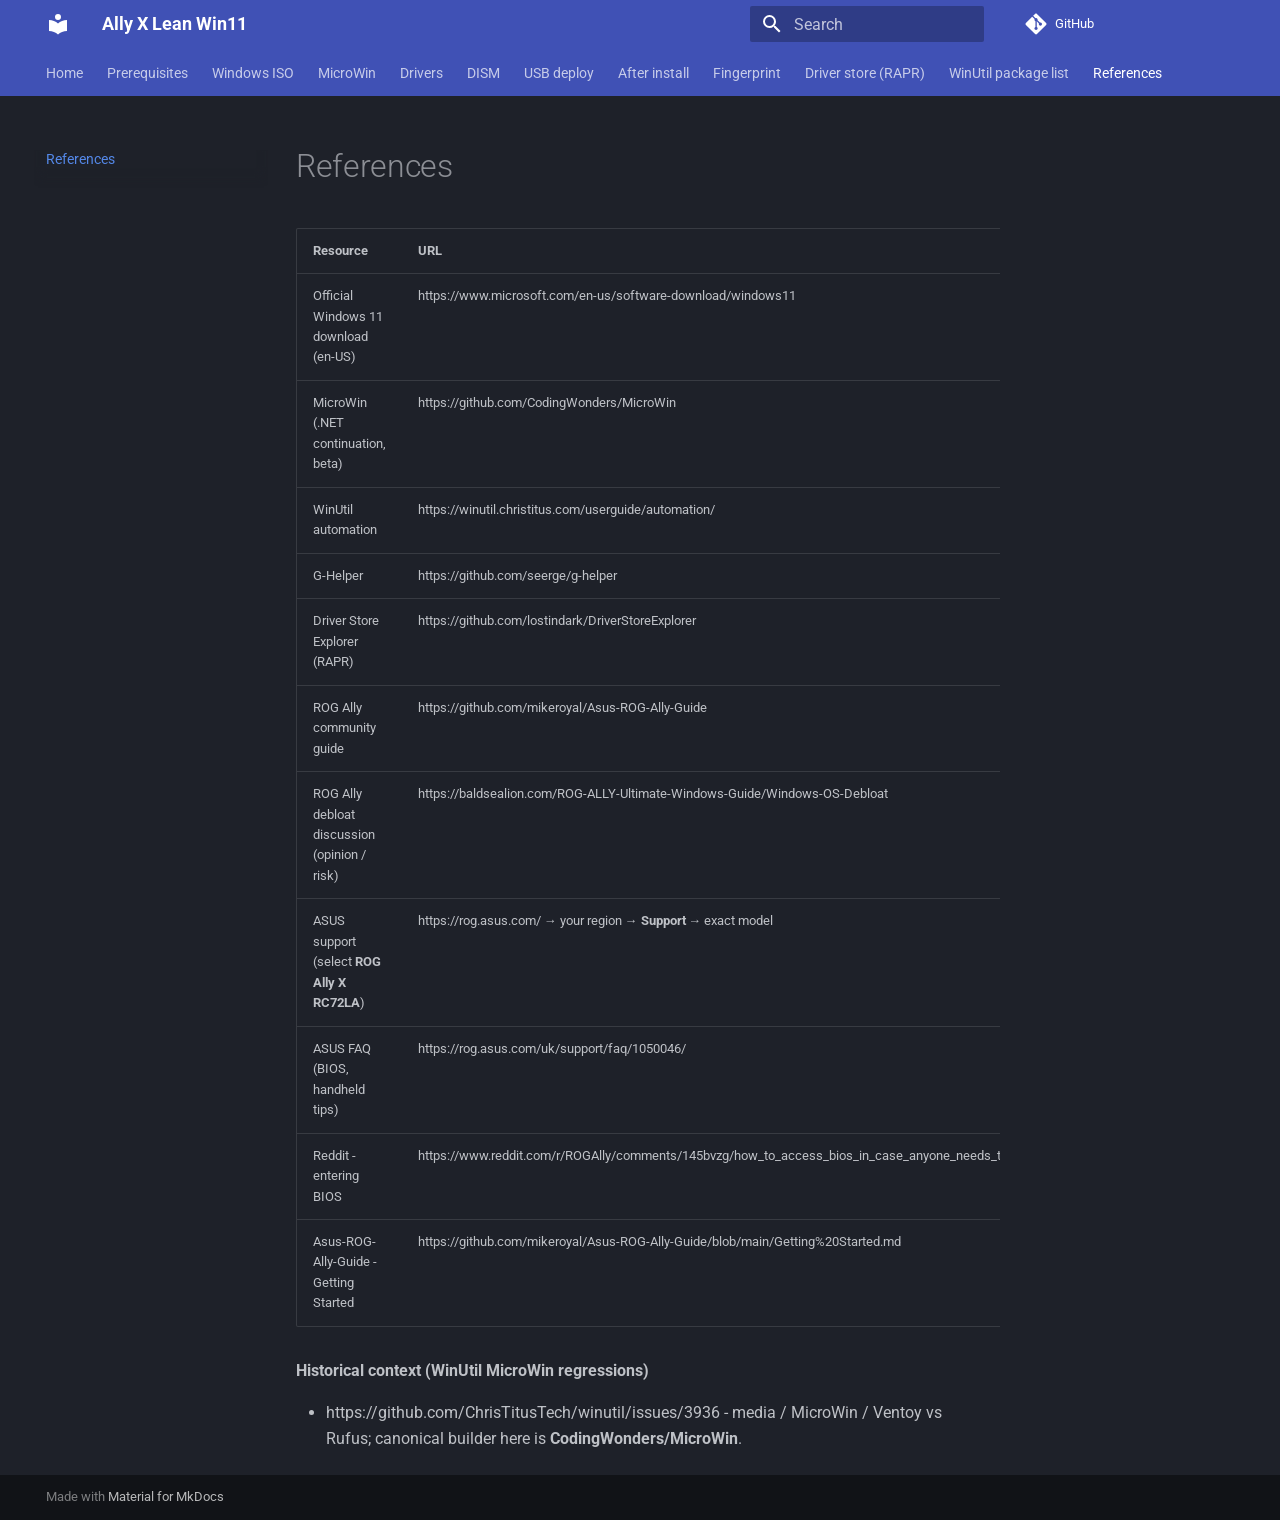
<file: references/index.html>
<!doctype html>
<html lang="en" class="no-js">
  <head>
    
      <meta charset="utf-8">
      <meta name="viewport" content="width=device-width,initial-scale=1">
      
        <meta name="description" content="Minimal Windows 11 USB install for ASUS ROG Ally X (RC72LA)">
      
      
      
        <link rel="canonical" href="https://emilwojcik93.github.io/rog-allyx-rc72la-win11-manual/references/">
      
      
        <link rel="prev" href="../winget-profile/">
      
      
      
        
      
      
      <link rel="icon" href="../assets/images/favicon.png">
      <meta name="generator" content="mkdocs-1.6.1, mkdocs-material-9.7.6">
    
    
      
        <title>References - Ally X Lean Win11</title>
      
    
    
      <link rel="stylesheet" href="../assets/stylesheets/main.484c7ddc.min.css">
      
        
        <link rel="stylesheet" href="../assets/stylesheets/palette.ab4e12ef.min.css">
      
      


    
    
      
    
    
      
        
        
        <link rel="preconnect" href="https://fonts.gstatic.com" crossorigin>
        <link rel="stylesheet" href="https://fonts.googleapis.com/css?family=Roboto:300,300i,400,400i,700,700i%7CRoboto+Mono:400,400i,700,700i&display=fallback">
        <style>:root{--md-text-font:"Roboto";--md-code-font:"Roboto Mono"}</style>
      
    
    
    <script>__md_scope=new URL("..",location),__md_hash=e=>[...e].reduce(((e,_)=>(e<<5)-e+_.charCodeAt(0)),0),__md_get=(e,_=localStorage,t=__md_scope)=>JSON.parse(_.getItem(t.pathname+"."+e)),__md_set=(e,_,t=localStorage,a=__md_scope)=>{try{t.setItem(a.pathname+"."+e,JSON.stringify(_))}catch(e){}}</script>
    
      

    
    
  </head>
  
  
    
    
      
    
    
    
    
    <body dir="ltr" data-md-color-scheme="slate" data-md-color-primary="indigo" data-md-color-accent="cyan">
  
    
    <input class="md-toggle" data-md-toggle="drawer" type="checkbox" id="__drawer" autocomplete="off">
    <input class="md-toggle" data-md-toggle="search" type="checkbox" id="__search" autocomplete="off">
    <label class="md-overlay" for="__drawer"></label>
    <div data-md-component="skip">
      
        
        <a href="#references" class="md-skip">
          Skip to content
        </a>
      
    </div>
    <div data-md-component="announce">
      
    </div>
    
    
      

<header class="md-header" data-md-component="header">
  <nav class="md-header__inner md-grid" aria-label="Header">
    <a href=".." title="Ally X Lean Win11" class="md-header__button md-logo" aria-label="Ally X Lean Win11" data-md-component="logo">
      
  
  <svg xmlns="http://www.w3.org/2000/svg" viewBox="0 0 24 24"><path d="M12 8a3 3 0 0 0 3-3 3 3 0 0 0-3-3 3 3 0 0 0-3 3 3 3 0 0 0 3 3m0 3.54C9.64 9.35 6.5 8 3 8v11c3.5 0 6.64 1.35 9 3.54 2.36-2.19 5.5-3.54 9-3.54V8c-3.5 0-6.64 1.35-9 3.54"/></svg>

    </a>
    <label class="md-header__button md-icon" for="__drawer">
      
      <svg xmlns="http://www.w3.org/2000/svg" viewBox="0 0 24 24"><path d="M3 6h18v2H3zm0 5h18v2H3zm0 5h18v2H3z"/></svg>
    </label>
    <div class="md-header__title" data-md-component="header-title">
      <div class="md-header__ellipsis">
        <div class="md-header__topic">
          <span class="md-ellipsis">
            Ally X Lean Win11
          </span>
        </div>
        <div class="md-header__topic" data-md-component="header-topic">
          <span class="md-ellipsis">
            
              References
            
          </span>
        </div>
      </div>
    </div>
    
      
        <form class="md-header__option" data-md-component="palette">
  
    
    
    
    <input class="md-option" data-md-color-media="" data-md-color-scheme="slate" data-md-color-primary="indigo" data-md-color-accent="cyan"  aria-hidden="true"  type="radio" name="__palette" id="__palette_0">
    
  
</form>
      
    
    
      <script>var palette=__md_get("__palette");if(palette&&palette.color){if("(prefers-color-scheme)"===palette.color.media){var media=matchMedia("(prefers-color-scheme: light)"),input=document.querySelector(media.matches?"[data-md-color-media='(prefers-color-scheme: light)']":"[data-md-color-media='(prefers-color-scheme: dark)']");palette.color.media=input.getAttribute("data-md-color-media"),palette.color.scheme=input.getAttribute("data-md-color-scheme"),palette.color.primary=input.getAttribute("data-md-color-primary"),palette.color.accent=input.getAttribute("data-md-color-accent")}for(var[key,value]of Object.entries(palette.color))document.body.setAttribute("data-md-color-"+key,value)}</script>
    
    
    
      
      
        <label class="md-header__button md-icon" for="__search">
          
          <svg xmlns="http://www.w3.org/2000/svg" viewBox="0 0 24 24"><path d="M9.5 3A6.5 6.5 0 0 1 16 9.5c0 1.61-.59 3.09-1.56 4.23l.27.27h.79l5 5-1.5 1.5-5-5v-.79l-.27-.27A6.52 6.52 0 0 1 9.5 16 6.5 6.5 0 0 1 3 9.5 6.5 6.5 0 0 1 9.5 3m0 2C7 5 5 7 5 9.5S7 14 9.5 14 14 12 14 9.5 12 5 9.5 5"/></svg>
        </label>
        <div class="md-search" data-md-component="search" role="dialog">
  <label class="md-search__overlay" for="__search"></label>
  <div class="md-search__inner" role="search">
    <form class="md-search__form" name="search">
      <input type="text" class="md-search__input" name="query" aria-label="Search" placeholder="Search" autocapitalize="off" autocorrect="off" autocomplete="off" spellcheck="false" data-md-component="search-query" required>
      <label class="md-search__icon md-icon" for="__search">
        
        <svg xmlns="http://www.w3.org/2000/svg" viewBox="0 0 24 24"><path d="M9.5 3A6.5 6.5 0 0 1 16 9.5c0 1.61-.59 3.09-1.56 4.23l.27.27h.79l5 5-1.5 1.5-5-5v-.79l-.27-.27A6.52 6.52 0 0 1 9.5 16 6.5 6.5 0 0 1 3 9.5 6.5 6.5 0 0 1 9.5 3m0 2C7 5 5 7 5 9.5S7 14 9.5 14 14 12 14 9.5 12 5 9.5 5"/></svg>
        
        <svg xmlns="http://www.w3.org/2000/svg" viewBox="0 0 24 24"><path d="M20 11v2H8l5.5 5.5-1.42 1.42L4.16 12l7.92-7.92L13.5 5.5 8 11z"/></svg>
      </label>
      <nav class="md-search__options" aria-label="Search">
        
        <button type="reset" class="md-search__icon md-icon" title="Clear" aria-label="Clear" tabindex="-1">
          
          <svg xmlns="http://www.w3.org/2000/svg" viewBox="0 0 24 24"><path d="M19 6.41 17.59 5 12 10.59 6.41 5 5 6.41 10.59 12 5 17.59 6.41 19 12 13.41 17.59 19 19 17.59 13.41 12z"/></svg>
        </button>
      </nav>
      
        <div class="md-search__suggest" data-md-component="search-suggest"></div>
      
    </form>
    <div class="md-search__output">
      <div class="md-search__scrollwrap" tabindex="0" data-md-scrollfix>
        <div class="md-search-result" data-md-component="search-result">
          <div class="md-search-result__meta">
            Initializing search
          </div>
          <ol class="md-search-result__list" role="presentation"></ol>
        </div>
      </div>
    </div>
  </div>
</div>
      
    
    
      <div class="md-header__source">
        <a href="https://github.com/emilwojcik93/rog-allyx-rc72la-win11-manual" title="Go to repository" class="md-source" data-md-component="source">
  <div class="md-source__icon md-icon">
    
    <svg xmlns="http://www.w3.org/2000/svg" viewBox="0 0 448 512"><!--! Font Awesome Free 7.1.0 by @fontawesome - https://fontawesome.com License - https://fontawesome.com/license/free (Icons: CC BY 4.0, Fonts: SIL OFL 1.1, Code: MIT License) Copyright 2025 Fonticons, Inc.--><path d="M439.6 236.1 244 40.5c-5.4-5.5-12.8-8.5-20.4-8.5s-15 3-20.4 8.4L162.5 81l51.5 51.5c27.1-9.1 52.7 16.8 43.4 43.7l49.7 49.7c34.2-11.8 61.2 31 35.5 56.7-26.5 26.5-70.2-2.9-56-37.3L240.3 199v121.9c25.3 12.5 22.3 41.8 9.1 55-6.4 6.4-15.2 10.1-24.3 10.1s-17.8-3.6-24.3-10.1c-17.6-17.6-11.1-46.9 11.2-56v-123c-20.8-8.5-24.6-30.7-18.6-45L142.6 101 8.5 235.1C3 240.6 0 247.9 0 255.5s3 15 8.5 20.4l195.6 195.7c5.4 5.4 12.7 8.4 20.4 8.4s15-3 20.4-8.4l194.7-194.7c5.4-5.4 8.4-12.8 8.4-20.4s-3-15-8.4-20.4"/></svg>
  </div>
  <div class="md-source__repository">
    GitHub
  </div>
</a>
      </div>
    
  </nav>
  
</header>
    
    <div class="md-container" data-md-component="container">
      
      
        
          
            
<nav class="md-tabs" aria-label="Tabs" data-md-component="tabs">
  <div class="md-grid">
    <ul class="md-tabs__list">
      
        
  
  
  
  
    <li class="md-tabs__item">
      <a href=".." class="md-tabs__link">
        
  
  
    
  
  Home

      </a>
    </li>
  

      
        
  
  
  
  
    <li class="md-tabs__item">
      <a href="../00-prerequisites/" class="md-tabs__link">
        
  
  
    
  
  Prerequisites

      </a>
    </li>
  

      
        
  
  
  
  
    <li class="md-tabs__item">
      <a href="../01-download-windows11/" class="md-tabs__link">
        
  
  
    
  
  Windows ISO

      </a>
    </li>
  

      
        
  
  
  
  
    <li class="md-tabs__item">
      <a href="../02-build-microwin/" class="md-tabs__link">
        
  
  
    
  
  MicroWin

      </a>
    </li>
  

      
        
  
  
  
  
    <li class="md-tabs__item">
      <a href="../03-drivers-asus/" class="md-tabs__link">
        
  
  
    
  
  Drivers

      </a>
    </li>
  

      
        
  
  
  
  
    <li class="md-tabs__item">
      <a href="../04-dism-offline-drivers/" class="md-tabs__link">
        
  
  
    
  
  DISM

      </a>
    </li>
  

      
        
  
  
  
  
    <li class="md-tabs__item">
      <a href="../05-usb-deploy/" class="md-tabs__link">
        
  
  
    
  
  USB deploy

      </a>
    </li>
  

      
        
  
  
  
  
    <li class="md-tabs__item">
      <a href="../06-post-install/" class="md-tabs__link">
        
  
  
    
  
  After install

      </a>
    </li>
  

      
        
  
  
  
  
    <li class="md-tabs__item">
      <a href="../troubleshooting-fingerprint/" class="md-tabs__link">
        
  
  
    
  
  Fingerprint

      </a>
    </li>
  

      
        
  
  
  
  
    <li class="md-tabs__item">
      <a href="../troubleshooting-driver-store-rapr/" class="md-tabs__link">
        
  
  
    
  
  Driver store (RAPR)

      </a>
    </li>
  

      
        
  
  
  
  
    <li class="md-tabs__item">
      <a href="../winget-profile/" class="md-tabs__link">
        
  
  
    
  
  WinUtil package list

      </a>
    </li>
  

      
        
  
  
  
    
  
  
    <li class="md-tabs__item md-tabs__item--active">
      <a href="./" class="md-tabs__link">
        
  
  
    
  
  References

      </a>
    </li>
  

      
    </ul>
  </div>
</nav>
          
        
      
      <main class="md-main" data-md-component="main">
        <div class="md-main__inner md-grid">
          
            
              
              <div class="md-sidebar md-sidebar--primary" data-md-component="sidebar" data-md-type="navigation" >
                <div class="md-sidebar__scrollwrap">
                  <div class="md-sidebar__inner">
                    


  


<nav class="md-nav md-nav--primary md-nav--lifted" aria-label="Navigation" data-md-level="0">
  <label class="md-nav__title" for="__drawer">
    <a href=".." title="Ally X Lean Win11" class="md-nav__button md-logo" aria-label="Ally X Lean Win11" data-md-component="logo">
      
  
  <svg xmlns="http://www.w3.org/2000/svg" viewBox="0 0 24 24"><path d="M12 8a3 3 0 0 0 3-3 3 3 0 0 0-3-3 3 3 0 0 0-3 3 3 3 0 0 0 3 3m0 3.54C9.64 9.35 6.5 8 3 8v11c3.5 0 6.64 1.35 9 3.54 2.36-2.19 5.5-3.54 9-3.54V8c-3.5 0-6.64 1.35-9 3.54"/></svg>

    </a>
    Ally X Lean Win11
  </label>
  
    <div class="md-nav__source">
      <a href="https://github.com/emilwojcik93/rog-allyx-rc72la-win11-manual" title="Go to repository" class="md-source" data-md-component="source">
  <div class="md-source__icon md-icon">
    
    <svg xmlns="http://www.w3.org/2000/svg" viewBox="0 0 448 512"><!--! Font Awesome Free 7.1.0 by @fontawesome - https://fontawesome.com License - https://fontawesome.com/license/free (Icons: CC BY 4.0, Fonts: SIL OFL 1.1, Code: MIT License) Copyright 2025 Fonticons, Inc.--><path d="M439.6 236.1 244 40.5c-5.4-5.5-12.8-8.5-20.4-8.5s-15 3-20.4 8.4L162.5 81l51.5 51.5c27.1-9.1 52.7 16.8 43.4 43.7l49.7 49.7c34.2-11.8 61.2 31 35.5 56.7-26.5 26.5-70.2-2.9-56-37.3L240.3 199v121.9c25.3 12.5 22.3 41.8 9.1 55-6.4 6.4-15.2 10.1-24.3 10.1s-17.8-3.6-24.3-10.1c-17.6-17.6-11.1-46.9 11.2-56v-123c-20.8-8.5-24.6-30.7-18.6-45L142.6 101 8.5 235.1C3 240.6 0 247.9 0 255.5s3 15 8.5 20.4l195.6 195.7c5.4 5.4 12.7 8.4 20.4 8.4s15-3 20.4-8.4l194.7-194.7c5.4-5.4 8.4-12.8 8.4-20.4s-3-15-8.4-20.4"/></svg>
  </div>
  <div class="md-source__repository">
    GitHub
  </div>
</a>
    </div>
  
  <ul class="md-nav__list" data-md-scrollfix>
    
      
      
  
  
  
  
    <li class="md-nav__item">
      <a href=".." class="md-nav__link">
        
  
  
  <span class="md-ellipsis">
    
  
    Home
  

    
  </span>
  
  

      </a>
    </li>
  

    
      
      
  
  
  
  
    <li class="md-nav__item">
      <a href="../00-prerequisites/" class="md-nav__link">
        
  
  
  <span class="md-ellipsis">
    
  
    Prerequisites
  

    
  </span>
  
  

      </a>
    </li>
  

    
      
      
  
  
  
  
    <li class="md-nav__item">
      <a href="../01-download-windows11/" class="md-nav__link">
        
  
  
  <span class="md-ellipsis">
    
  
    Windows ISO
  

    
  </span>
  
  

      </a>
    </li>
  

    
      
      
  
  
  
  
    <li class="md-nav__item">
      <a href="../02-build-microwin/" class="md-nav__link">
        
  
  
  <span class="md-ellipsis">
    
  
    MicroWin
  

    
  </span>
  
  

      </a>
    </li>
  

    
      
      
  
  
  
  
    <li class="md-nav__item">
      <a href="../03-drivers-asus/" class="md-nav__link">
        
  
  
  <span class="md-ellipsis">
    
  
    Drivers
  

    
  </span>
  
  

      </a>
    </li>
  

    
      
      
  
  
  
  
    <li class="md-nav__item">
      <a href="../04-dism-offline-drivers/" class="md-nav__link">
        
  
  
  <span class="md-ellipsis">
    
  
    DISM
  

    
  </span>
  
  

      </a>
    </li>
  

    
      
      
  
  
  
  
    <li class="md-nav__item">
      <a href="../05-usb-deploy/" class="md-nav__link">
        
  
  
  <span class="md-ellipsis">
    
  
    USB deploy
  

    
  </span>
  
  

      </a>
    </li>
  

    
      
      
  
  
  
  
    <li class="md-nav__item">
      <a href="../06-post-install/" class="md-nav__link">
        
  
  
  <span class="md-ellipsis">
    
  
    After install
  

    
  </span>
  
  

      </a>
    </li>
  

    
      
      
  
  
  
  
    <li class="md-nav__item">
      <a href="../troubleshooting-fingerprint/" class="md-nav__link">
        
  
  
  <span class="md-ellipsis">
    
  
    Fingerprint
  

    
  </span>
  
  

      </a>
    </li>
  

    
      
      
  
  
  
  
    <li class="md-nav__item">
      <a href="../troubleshooting-driver-store-rapr/" class="md-nav__link">
        
  
  
  <span class="md-ellipsis">
    
  
    Driver store (RAPR)
  

    
  </span>
  
  

      </a>
    </li>
  

    
      
      
  
  
  
  
    <li class="md-nav__item">
      <a href="../winget-profile/" class="md-nav__link">
        
  
  
  <span class="md-ellipsis">
    
  
    WinUtil package list
  

    
  </span>
  
  

      </a>
    </li>
  

    
      
      
  
  
    
  
  
  
    <li class="md-nav__item md-nav__item--active">
      
      <input class="md-nav__toggle md-toggle" type="checkbox" id="__toc">
      
      
        
      
      
      <a href="./" class="md-nav__link md-nav__link--active">
        
  
  
  <span class="md-ellipsis">
    
  
    References
  

    
  </span>
  
  

      </a>
      
    </li>
  

    
  </ul>
</nav>
                  </div>
                </div>
              </div>
            
            
              
              <div class="md-sidebar md-sidebar--secondary" data-md-component="sidebar" data-md-type="toc" >
                <div class="md-sidebar__scrollwrap">
                  <div class="md-sidebar__inner">
                    

<nav class="md-nav md-nav--secondary" aria-label="Table of contents">
  
  
  
    
  
  
</nav>
                  </div>
                </div>
              </div>
            
          
          
            <div class="md-content" data-md-component="content">
              
              <article class="md-content__inner md-typeset">
                
                  


  
  


<h1 id="references">References</h1>
<table>
<thead>
<tr>
<th>Resource</th>
<th>URL</th>
</tr>
</thead>
<tbody>
<tr>
<td>Official Windows 11 download (en-US)</td>
<td>https://www.microsoft.com/en-us/software-download/windows11</td>
</tr>
<tr>
<td>MicroWin (.NET continuation, beta)</td>
<td>https://github.com/CodingWonders/MicroWin</td>
</tr>
<tr>
<td>WinUtil automation</td>
<td>https://winutil.christitus.com/userguide/automation/</td>
</tr>
<tr>
<td>G-Helper</td>
<td>https://github.com/seerge/g-helper</td>
</tr>
<tr>
<td>Driver Store Explorer (RAPR)</td>
<td>https://github.com/lostindark/DriverStoreExplorer</td>
</tr>
<tr>
<td>ROG Ally community guide</td>
<td>https://github.com/mikeroyal/Asus-ROG-Ally-Guide</td>
</tr>
<tr>
<td>ROG Ally debloat discussion (opinion / risk)</td>
<td>https://baldsealion.com/ROG-ALLY-Ultimate-Windows-Guide/Windows-OS-Debloat</td>
</tr>
<tr>
<td>ASUS support (select <strong>ROG Ally X RC72LA</strong>)</td>
<td>https://rog.asus.com/ → your region → <strong>Support</strong> → exact model</td>
</tr>
<tr>
<td>ASUS FAQ (BIOS, handheld tips)</td>
<td>https://rog.asus.com/uk/support/faq/1050046/</td>
</tr>
<tr>
<td>Reddit - entering BIOS</td>
<td>https://www.reddit.com/r/ROGAlly/comments/145bvzg/how_to_access_bios_in_case_anyone_needs_to_know/</td>
</tr>
<tr>
<td>Asus-ROG-Ally-Guide - Getting Started</td>
<td>https://github.com/mikeroyal/Asus-ROG-Ally-Guide/blob/main/Getting%20Started.md</td>
</tr>
</tbody>
</table>
<p><strong>Historical context (WinUtil MicroWin regressions)</strong></p>
<ul>
<li>https://github.com/ChrisTitusTech/winutil/issues/3936 - media / MicroWin / Ventoy vs Rufus; canonical builder here is <strong>CodingWonders/MicroWin</strong>.</li>
</ul>












                
              </article>
            </div>
          
          
<script>var target=document.getElementById(location.hash.slice(1));target&&target.name&&(target.checked=target.name.startsWith("__tabbed_"))</script>
        </div>
        
      </main>
      
        <footer class="md-footer">
  
  <div class="md-footer-meta md-typeset">
    <div class="md-footer-meta__inner md-grid">
      <div class="md-copyright">
  
  
    Made with
    <a href="https://squidfunk.github.io/mkdocs-material/" target="_blank" rel="noopener">
      Material for MkDocs
    </a>
  
</div>
      
    </div>
  </div>
</footer>
      
    </div>
    <div class="md-dialog" data-md-component="dialog">
      <div class="md-dialog__inner md-typeset"></div>
    </div>
    
    
    
      
      
      <script id="__config" type="application/json">{"annotate": null, "base": "..", "features": ["navigation.tabs", "navigation.sections", "content.code.copy", "search.suggest"], "search": "../assets/javascripts/workers/search.2c215733.min.js", "tags": null, "translations": {"clipboard.copied": "Copied to clipboard", "clipboard.copy": "Copy to clipboard", "search.result.more.one": "1 more on this page", "search.result.more.other": "# more on this page", "search.result.none": "No matching documents", "search.result.one": "1 matching document", "search.result.other": "# matching documents", "search.result.placeholder": "Type to start searching", "search.result.term.missing": "Missing", "select.version": "Select version"}, "version": null}</script>
    
    
      <script src="../assets/javascripts/bundle.79ae519e.min.js"></script>
      
    
  </body>
</html>
</file>
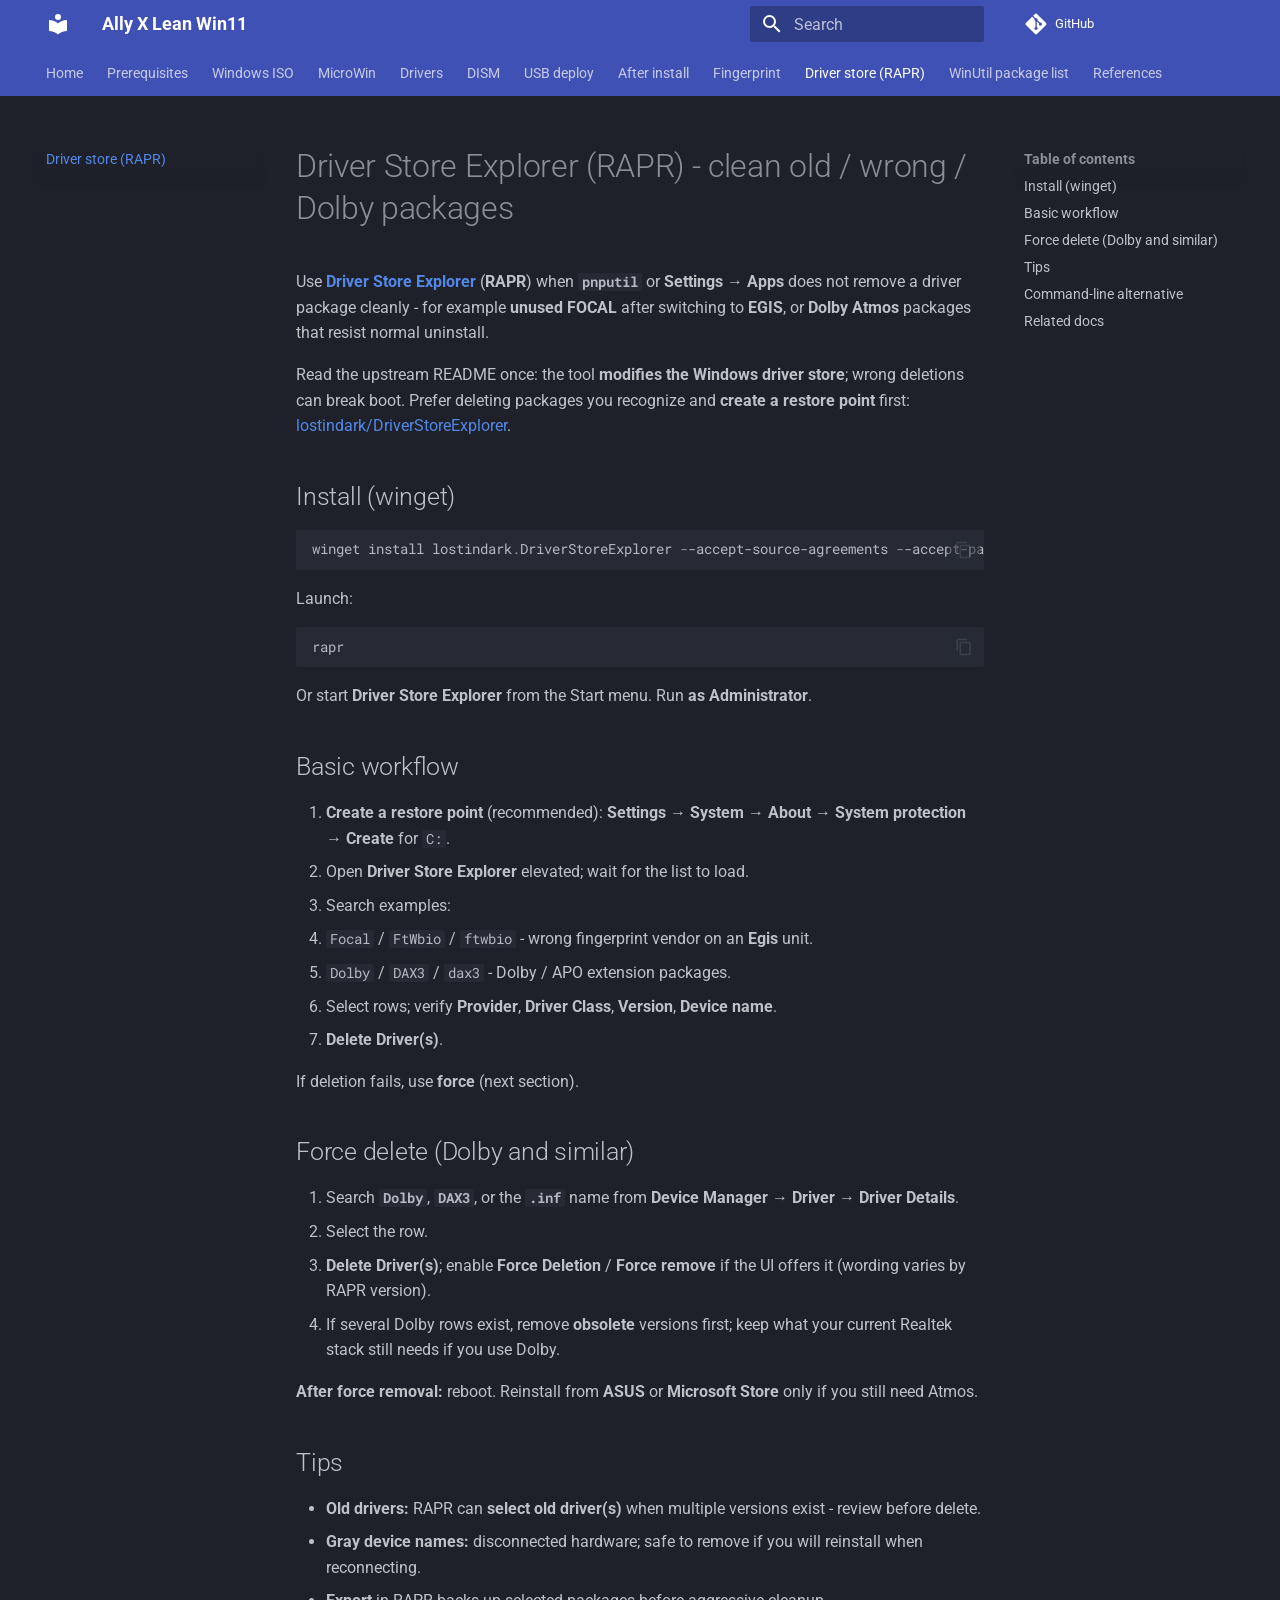
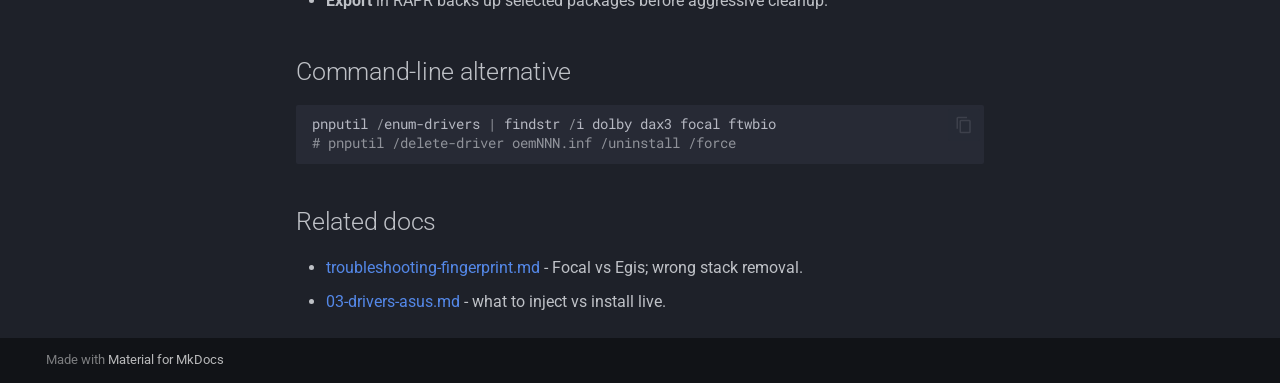
<file: troubleshooting-driver-store-rapr/index.html>
<!doctype html>
<html lang="en" class="no-js">
  <head>
    
      <meta charset="utf-8">
      <meta name="viewport" content="width=device-width,initial-scale=1">
      
        <meta name="description" content="Minimal Windows 11 USB install for ASUS ROG Ally X (RC72LA)">
      
      
      
        <link rel="canonical" href="https://emilwojcik93.github.io/rog-allyx-rc72la-win11-manual/troubleshooting-driver-store-rapr/">
      
      
        <link rel="prev" href="../troubleshooting-fingerprint/">
      
      
        <link rel="next" href="../winget-profile/">
      
      
        
      
      
      <link rel="icon" href="../assets/images/favicon.png">
      <meta name="generator" content="mkdocs-1.6.1, mkdocs-material-9.7.6">
    
    
      
        <title>Driver store (RAPR) - Ally X Lean Win11</title>
      
    
    
      <link rel="stylesheet" href="../assets/stylesheets/main.484c7ddc.min.css">
      
        
        <link rel="stylesheet" href="../assets/stylesheets/palette.ab4e12ef.min.css">
      
      


    
    
      
    
    
      
        
        
        <link rel="preconnect" href="https://fonts.gstatic.com" crossorigin>
        <link rel="stylesheet" href="https://fonts.googleapis.com/css?family=Roboto:300,300i,400,400i,700,700i%7CRoboto+Mono:400,400i,700,700i&display=fallback">
        <style>:root{--md-text-font:"Roboto";--md-code-font:"Roboto Mono"}</style>
      
    
    
    <script>__md_scope=new URL("..",location),__md_hash=e=>[...e].reduce(((e,_)=>(e<<5)-e+_.charCodeAt(0)),0),__md_get=(e,_=localStorage,t=__md_scope)=>JSON.parse(_.getItem(t.pathname+"."+e)),__md_set=(e,_,t=localStorage,a=__md_scope)=>{try{t.setItem(a.pathname+"."+e,JSON.stringify(_))}catch(e){}}</script>
    
      

    
    
  </head>
  
  
    
    
      
    
    
    
    
    <body dir="ltr" data-md-color-scheme="slate" data-md-color-primary="indigo" data-md-color-accent="cyan">
  
    
    <input class="md-toggle" data-md-toggle="drawer" type="checkbox" id="__drawer" autocomplete="off">
    <input class="md-toggle" data-md-toggle="search" type="checkbox" id="__search" autocomplete="off">
    <label class="md-overlay" for="__drawer"></label>
    <div data-md-component="skip">
      
        
        <a href="#driver-store-explorer-rapr-clean-old-wrong-dolby-packages" class="md-skip">
          Skip to content
        </a>
      
    </div>
    <div data-md-component="announce">
      
    </div>
    
    
      

<header class="md-header" data-md-component="header">
  <nav class="md-header__inner md-grid" aria-label="Header">
    <a href=".." title="Ally X Lean Win11" class="md-header__button md-logo" aria-label="Ally X Lean Win11" data-md-component="logo">
      
  
  <svg xmlns="http://www.w3.org/2000/svg" viewBox="0 0 24 24"><path d="M12 8a3 3 0 0 0 3-3 3 3 0 0 0-3-3 3 3 0 0 0-3 3 3 3 0 0 0 3 3m0 3.54C9.64 9.35 6.5 8 3 8v11c3.5 0 6.64 1.35 9 3.54 2.36-2.19 5.5-3.54 9-3.54V8c-3.5 0-6.64 1.35-9 3.54"/></svg>

    </a>
    <label class="md-header__button md-icon" for="__drawer">
      
      <svg xmlns="http://www.w3.org/2000/svg" viewBox="0 0 24 24"><path d="M3 6h18v2H3zm0 5h18v2H3zm0 5h18v2H3z"/></svg>
    </label>
    <div class="md-header__title" data-md-component="header-title">
      <div class="md-header__ellipsis">
        <div class="md-header__topic">
          <span class="md-ellipsis">
            Ally X Lean Win11
          </span>
        </div>
        <div class="md-header__topic" data-md-component="header-topic">
          <span class="md-ellipsis">
            
              Driver store (RAPR)
            
          </span>
        </div>
      </div>
    </div>
    
      
        <form class="md-header__option" data-md-component="palette">
  
    
    
    
    <input class="md-option" data-md-color-media="" data-md-color-scheme="slate" data-md-color-primary="indigo" data-md-color-accent="cyan"  aria-hidden="true"  type="radio" name="__palette" id="__palette_0">
    
  
</form>
      
    
    
      <script>var palette=__md_get("__palette");if(palette&&palette.color){if("(prefers-color-scheme)"===palette.color.media){var media=matchMedia("(prefers-color-scheme: light)"),input=document.querySelector(media.matches?"[data-md-color-media='(prefers-color-scheme: light)']":"[data-md-color-media='(prefers-color-scheme: dark)']");palette.color.media=input.getAttribute("data-md-color-media"),palette.color.scheme=input.getAttribute("data-md-color-scheme"),palette.color.primary=input.getAttribute("data-md-color-primary"),palette.color.accent=input.getAttribute("data-md-color-accent")}for(var[key,value]of Object.entries(palette.color))document.body.setAttribute("data-md-color-"+key,value)}</script>
    
    
    
      
      
        <label class="md-header__button md-icon" for="__search">
          
          <svg xmlns="http://www.w3.org/2000/svg" viewBox="0 0 24 24"><path d="M9.5 3A6.5 6.5 0 0 1 16 9.5c0 1.61-.59 3.09-1.56 4.23l.27.27h.79l5 5-1.5 1.5-5-5v-.79l-.27-.27A6.52 6.52 0 0 1 9.5 16 6.5 6.5 0 0 1 3 9.5 6.5 6.5 0 0 1 9.5 3m0 2C7 5 5 7 5 9.5S7 14 9.5 14 14 12 14 9.5 12 5 9.5 5"/></svg>
        </label>
        <div class="md-search" data-md-component="search" role="dialog">
  <label class="md-search__overlay" for="__search"></label>
  <div class="md-search__inner" role="search">
    <form class="md-search__form" name="search">
      <input type="text" class="md-search__input" name="query" aria-label="Search" placeholder="Search" autocapitalize="off" autocorrect="off" autocomplete="off" spellcheck="false" data-md-component="search-query" required>
      <label class="md-search__icon md-icon" for="__search">
        
        <svg xmlns="http://www.w3.org/2000/svg" viewBox="0 0 24 24"><path d="M9.5 3A6.5 6.5 0 0 1 16 9.5c0 1.61-.59 3.09-1.56 4.23l.27.27h.79l5 5-1.5 1.5-5-5v-.79l-.27-.27A6.52 6.52 0 0 1 9.5 16 6.5 6.5 0 0 1 3 9.5 6.5 6.5 0 0 1 9.5 3m0 2C7 5 5 7 5 9.5S7 14 9.5 14 14 12 14 9.5 12 5 9.5 5"/></svg>
        
        <svg xmlns="http://www.w3.org/2000/svg" viewBox="0 0 24 24"><path d="M20 11v2H8l5.5 5.5-1.42 1.42L4.16 12l7.92-7.92L13.5 5.5 8 11z"/></svg>
      </label>
      <nav class="md-search__options" aria-label="Search">
        
        <button type="reset" class="md-search__icon md-icon" title="Clear" aria-label="Clear" tabindex="-1">
          
          <svg xmlns="http://www.w3.org/2000/svg" viewBox="0 0 24 24"><path d="M19 6.41 17.59 5 12 10.59 6.41 5 5 6.41 10.59 12 5 17.59 6.41 19 12 13.41 17.59 19 19 17.59 13.41 12z"/></svg>
        </button>
      </nav>
      
        <div class="md-search__suggest" data-md-component="search-suggest"></div>
      
    </form>
    <div class="md-search__output">
      <div class="md-search__scrollwrap" tabindex="0" data-md-scrollfix>
        <div class="md-search-result" data-md-component="search-result">
          <div class="md-search-result__meta">
            Initializing search
          </div>
          <ol class="md-search-result__list" role="presentation"></ol>
        </div>
      </div>
    </div>
  </div>
</div>
      
    
    
      <div class="md-header__source">
        <a href="https://github.com/emilwojcik93/rog-allyx-rc72la-win11-manual" title="Go to repository" class="md-source" data-md-component="source">
  <div class="md-source__icon md-icon">
    
    <svg xmlns="http://www.w3.org/2000/svg" viewBox="0 0 448 512"><!--! Font Awesome Free 7.1.0 by @fontawesome - https://fontawesome.com License - https://fontawesome.com/license/free (Icons: CC BY 4.0, Fonts: SIL OFL 1.1, Code: MIT License) Copyright 2025 Fonticons, Inc.--><path d="M439.6 236.1 244 40.5c-5.4-5.5-12.8-8.5-20.4-8.5s-15 3-20.4 8.4L162.5 81l51.5 51.5c27.1-9.1 52.7 16.8 43.4 43.7l49.7 49.7c34.2-11.8 61.2 31 35.5 56.7-26.5 26.5-70.2-2.9-56-37.3L240.3 199v121.9c25.3 12.5 22.3 41.8 9.1 55-6.4 6.4-15.2 10.1-24.3 10.1s-17.8-3.6-24.3-10.1c-17.6-17.6-11.1-46.9 11.2-56v-123c-20.8-8.5-24.6-30.7-18.6-45L142.6 101 8.5 235.1C3 240.6 0 247.9 0 255.5s3 15 8.5 20.4l195.6 195.7c5.4 5.4 12.7 8.4 20.4 8.4s15-3 20.4-8.4l194.7-194.7c5.4-5.4 8.4-12.8 8.4-20.4s-3-15-8.4-20.4"/></svg>
  </div>
  <div class="md-source__repository">
    GitHub
  </div>
</a>
      </div>
    
  </nav>
  
</header>
    
    <div class="md-container" data-md-component="container">
      
      
        
          
            
<nav class="md-tabs" aria-label="Tabs" data-md-component="tabs">
  <div class="md-grid">
    <ul class="md-tabs__list">
      
        
  
  
  
  
    <li class="md-tabs__item">
      <a href=".." class="md-tabs__link">
        
  
  
    
  
  Home

      </a>
    </li>
  

      
        
  
  
  
  
    <li class="md-tabs__item">
      <a href="../00-prerequisites/" class="md-tabs__link">
        
  
  
    
  
  Prerequisites

      </a>
    </li>
  

      
        
  
  
  
  
    <li class="md-tabs__item">
      <a href="../01-download-windows11/" class="md-tabs__link">
        
  
  
    
  
  Windows ISO

      </a>
    </li>
  

      
        
  
  
  
  
    <li class="md-tabs__item">
      <a href="../02-build-microwin/" class="md-tabs__link">
        
  
  
    
  
  MicroWin

      </a>
    </li>
  

      
        
  
  
  
  
    <li class="md-tabs__item">
      <a href="../03-drivers-asus/" class="md-tabs__link">
        
  
  
    
  
  Drivers

      </a>
    </li>
  

      
        
  
  
  
  
    <li class="md-tabs__item">
      <a href="../04-dism-offline-drivers/" class="md-tabs__link">
        
  
  
    
  
  DISM

      </a>
    </li>
  

      
        
  
  
  
  
    <li class="md-tabs__item">
      <a href="../05-usb-deploy/" class="md-tabs__link">
        
  
  
    
  
  USB deploy

      </a>
    </li>
  

      
        
  
  
  
  
    <li class="md-tabs__item">
      <a href="../06-post-install/" class="md-tabs__link">
        
  
  
    
  
  After install

      </a>
    </li>
  

      
        
  
  
  
  
    <li class="md-tabs__item">
      <a href="../troubleshooting-fingerprint/" class="md-tabs__link">
        
  
  
    
  
  Fingerprint

      </a>
    </li>
  

      
        
  
  
  
    
  
  
    <li class="md-tabs__item md-tabs__item--active">
      <a href="./" class="md-tabs__link">
        
  
  
    
  
  Driver store (RAPR)

      </a>
    </li>
  

      
        
  
  
  
  
    <li class="md-tabs__item">
      <a href="../winget-profile/" class="md-tabs__link">
        
  
  
    
  
  WinUtil package list

      </a>
    </li>
  

      
        
  
  
  
  
    <li class="md-tabs__item">
      <a href="../references/" class="md-tabs__link">
        
  
  
    
  
  References

      </a>
    </li>
  

      
    </ul>
  </div>
</nav>
          
        
      
      <main class="md-main" data-md-component="main">
        <div class="md-main__inner md-grid">
          
            
              
              <div class="md-sidebar md-sidebar--primary" data-md-component="sidebar" data-md-type="navigation" >
                <div class="md-sidebar__scrollwrap">
                  <div class="md-sidebar__inner">
                    


  


<nav class="md-nav md-nav--primary md-nav--lifted" aria-label="Navigation" data-md-level="0">
  <label class="md-nav__title" for="__drawer">
    <a href=".." title="Ally X Lean Win11" class="md-nav__button md-logo" aria-label="Ally X Lean Win11" data-md-component="logo">
      
  
  <svg xmlns="http://www.w3.org/2000/svg" viewBox="0 0 24 24"><path d="M12 8a3 3 0 0 0 3-3 3 3 0 0 0-3-3 3 3 0 0 0-3 3 3 3 0 0 0 3 3m0 3.54C9.64 9.35 6.5 8 3 8v11c3.5 0 6.64 1.35 9 3.54 2.36-2.19 5.5-3.54 9-3.54V8c-3.5 0-6.64 1.35-9 3.54"/></svg>

    </a>
    Ally X Lean Win11
  </label>
  
    <div class="md-nav__source">
      <a href="https://github.com/emilwojcik93/rog-allyx-rc72la-win11-manual" title="Go to repository" class="md-source" data-md-component="source">
  <div class="md-source__icon md-icon">
    
    <svg xmlns="http://www.w3.org/2000/svg" viewBox="0 0 448 512"><!--! Font Awesome Free 7.1.0 by @fontawesome - https://fontawesome.com License - https://fontawesome.com/license/free (Icons: CC BY 4.0, Fonts: SIL OFL 1.1, Code: MIT License) Copyright 2025 Fonticons, Inc.--><path d="M439.6 236.1 244 40.5c-5.4-5.5-12.8-8.5-20.4-8.5s-15 3-20.4 8.4L162.5 81l51.5 51.5c27.1-9.1 52.7 16.8 43.4 43.7l49.7 49.7c34.2-11.8 61.2 31 35.5 56.7-26.5 26.5-70.2-2.9-56-37.3L240.3 199v121.9c25.3 12.5 22.3 41.8 9.1 55-6.4 6.4-15.2 10.1-24.3 10.1s-17.8-3.6-24.3-10.1c-17.6-17.6-11.1-46.9 11.2-56v-123c-20.8-8.5-24.6-30.7-18.6-45L142.6 101 8.5 235.1C3 240.6 0 247.9 0 255.5s3 15 8.5 20.4l195.6 195.7c5.4 5.4 12.7 8.4 20.4 8.4s15-3 20.4-8.4l194.7-194.7c5.4-5.4 8.4-12.8 8.4-20.4s-3-15-8.4-20.4"/></svg>
  </div>
  <div class="md-source__repository">
    GitHub
  </div>
</a>
    </div>
  
  <ul class="md-nav__list" data-md-scrollfix>
    
      
      
  
  
  
  
    <li class="md-nav__item">
      <a href=".." class="md-nav__link">
        
  
  
  <span class="md-ellipsis">
    
  
    Home
  

    
  </span>
  
  

      </a>
    </li>
  

    
      
      
  
  
  
  
    <li class="md-nav__item">
      <a href="../00-prerequisites/" class="md-nav__link">
        
  
  
  <span class="md-ellipsis">
    
  
    Prerequisites
  

    
  </span>
  
  

      </a>
    </li>
  

    
      
      
  
  
  
  
    <li class="md-nav__item">
      <a href="../01-download-windows11/" class="md-nav__link">
        
  
  
  <span class="md-ellipsis">
    
  
    Windows ISO
  

    
  </span>
  
  

      </a>
    </li>
  

    
      
      
  
  
  
  
    <li class="md-nav__item">
      <a href="../02-build-microwin/" class="md-nav__link">
        
  
  
  <span class="md-ellipsis">
    
  
    MicroWin
  

    
  </span>
  
  

      </a>
    </li>
  

    
      
      
  
  
  
  
    <li class="md-nav__item">
      <a href="../03-drivers-asus/" class="md-nav__link">
        
  
  
  <span class="md-ellipsis">
    
  
    Drivers
  

    
  </span>
  
  

      </a>
    </li>
  

    
      
      
  
  
  
  
    <li class="md-nav__item">
      <a href="../04-dism-offline-drivers/" class="md-nav__link">
        
  
  
  <span class="md-ellipsis">
    
  
    DISM
  

    
  </span>
  
  

      </a>
    </li>
  

    
      
      
  
  
  
  
    <li class="md-nav__item">
      <a href="../05-usb-deploy/" class="md-nav__link">
        
  
  
  <span class="md-ellipsis">
    
  
    USB deploy
  

    
  </span>
  
  

      </a>
    </li>
  

    
      
      
  
  
  
  
    <li class="md-nav__item">
      <a href="../06-post-install/" class="md-nav__link">
        
  
  
  <span class="md-ellipsis">
    
  
    After install
  

    
  </span>
  
  

      </a>
    </li>
  

    
      
      
  
  
  
  
    <li class="md-nav__item">
      <a href="../troubleshooting-fingerprint/" class="md-nav__link">
        
  
  
  <span class="md-ellipsis">
    
  
    Fingerprint
  

    
  </span>
  
  

      </a>
    </li>
  

    
      
      
  
  
    
  
  
  
    <li class="md-nav__item md-nav__item--active">
      
      <input class="md-nav__toggle md-toggle" type="checkbox" id="__toc">
      
      
        
      
      
        <label class="md-nav__link md-nav__link--active" for="__toc">
          
  
  
  <span class="md-ellipsis">
    
  
    Driver store (RAPR)
  

    
  </span>
  
  

          <span class="md-nav__icon md-icon"></span>
        </label>
      
      <a href="./" class="md-nav__link md-nav__link--active">
        
  
  
  <span class="md-ellipsis">
    
  
    Driver store (RAPR)
  

    
  </span>
  
  

      </a>
      
        

<nav class="md-nav md-nav--secondary" aria-label="Table of contents">
  
  
  
    
  
  
    <label class="md-nav__title" for="__toc">
      <span class="md-nav__icon md-icon"></span>
      Table of contents
    </label>
    <ul class="md-nav__list" data-md-component="toc" data-md-scrollfix>
      
        <li class="md-nav__item">
  <a href="#install-winget" class="md-nav__link">
    <span class="md-ellipsis">
      
        Install (winget)
      
    </span>
  </a>
  
</li>
      
        <li class="md-nav__item">
  <a href="#basic-workflow" class="md-nav__link">
    <span class="md-ellipsis">
      
        Basic workflow
      
    </span>
  </a>
  
</li>
      
        <li class="md-nav__item">
  <a href="#force-delete-dolby-and-similar" class="md-nav__link">
    <span class="md-ellipsis">
      
        Force delete (Dolby and similar)
      
    </span>
  </a>
  
</li>
      
        <li class="md-nav__item">
  <a href="#tips" class="md-nav__link">
    <span class="md-ellipsis">
      
        Tips
      
    </span>
  </a>
  
</li>
      
        <li class="md-nav__item">
  <a href="#command-line-alternative" class="md-nav__link">
    <span class="md-ellipsis">
      
        Command-line alternative
      
    </span>
  </a>
  
</li>
      
        <li class="md-nav__item">
  <a href="#related-docs" class="md-nav__link">
    <span class="md-ellipsis">
      
        Related docs
      
    </span>
  </a>
  
</li>
      
    </ul>
  
</nav>
      
    </li>
  

    
      
      
  
  
  
  
    <li class="md-nav__item">
      <a href="../winget-profile/" class="md-nav__link">
        
  
  
  <span class="md-ellipsis">
    
  
    WinUtil package list
  

    
  </span>
  
  

      </a>
    </li>
  

    
      
      
  
  
  
  
    <li class="md-nav__item">
      <a href="../references/" class="md-nav__link">
        
  
  
  <span class="md-ellipsis">
    
  
    References
  

    
  </span>
  
  

      </a>
    </li>
  

    
  </ul>
</nav>
                  </div>
                </div>
              </div>
            
            
              
              <div class="md-sidebar md-sidebar--secondary" data-md-component="sidebar" data-md-type="toc" >
                <div class="md-sidebar__scrollwrap">
                  <div class="md-sidebar__inner">
                    

<nav class="md-nav md-nav--secondary" aria-label="Table of contents">
  
  
  
    
  
  
    <label class="md-nav__title" for="__toc">
      <span class="md-nav__icon md-icon"></span>
      Table of contents
    </label>
    <ul class="md-nav__list" data-md-component="toc" data-md-scrollfix>
      
        <li class="md-nav__item">
  <a href="#install-winget" class="md-nav__link">
    <span class="md-ellipsis">
      
        Install (winget)
      
    </span>
  </a>
  
</li>
      
        <li class="md-nav__item">
  <a href="#basic-workflow" class="md-nav__link">
    <span class="md-ellipsis">
      
        Basic workflow
      
    </span>
  </a>
  
</li>
      
        <li class="md-nav__item">
  <a href="#force-delete-dolby-and-similar" class="md-nav__link">
    <span class="md-ellipsis">
      
        Force delete (Dolby and similar)
      
    </span>
  </a>
  
</li>
      
        <li class="md-nav__item">
  <a href="#tips" class="md-nav__link">
    <span class="md-ellipsis">
      
        Tips
      
    </span>
  </a>
  
</li>
      
        <li class="md-nav__item">
  <a href="#command-line-alternative" class="md-nav__link">
    <span class="md-ellipsis">
      
        Command-line alternative
      
    </span>
  </a>
  
</li>
      
        <li class="md-nav__item">
  <a href="#related-docs" class="md-nav__link">
    <span class="md-ellipsis">
      
        Related docs
      
    </span>
  </a>
  
</li>
      
    </ul>
  
</nav>
                  </div>
                </div>
              </div>
            
          
          
            <div class="md-content" data-md-component="content">
              
              <article class="md-content__inner md-typeset">
                
                  


  
  


<h1 id="driver-store-explorer-rapr-clean-old-wrong-dolby-packages">Driver Store Explorer (RAPR) - clean old / wrong / Dolby packages</h1>
<p>Use <strong><a href="https://github.com/lostindark/DriverStoreExplorer">Driver Store Explorer</a></strong> (<strong>RAPR</strong>) when <strong><code>pnputil</code></strong> or <strong>Settings → Apps</strong> does not remove a driver package cleanly - for example <strong>unused FOCAL</strong> after switching to <strong>EGIS</strong>, or <strong>Dolby Atmos</strong> packages that resist normal uninstall.</p>
<p>Read the upstream README once: the tool <strong>modifies the Windows driver store</strong>; wrong deletions can break boot. Prefer deleting packages you recognize and <strong>create a restore point</strong> first: <a href="https://github.com/lostindark/DriverStoreExplorer">lostindark/DriverStoreExplorer</a>.</p>
<h2 id="install-winget">Install (winget)</h2>
<div class="highlight"><pre><span></span><code><span class="n">winget</span> <span class="n">install</span> <span class="n">lostindark</span><span class="p">.</span><span class="n">DriverStoreExplorer</span> <span class="p">-</span><span class="n">-accept-source-agreements</span> <span class="p">-</span><span class="n">-accept-package-agreements</span>
</code></pre></div>
<p>Launch:</p>
<div class="highlight"><pre><span></span><code><span class="n">rapr</span>
</code></pre></div>
<p>Or start <strong>Driver Store Explorer</strong> from the Start menu. Run <strong>as Administrator</strong>.</p>
<h2 id="basic-workflow">Basic workflow</h2>
<ol>
<li><strong>Create a restore point</strong> (recommended): <strong>Settings → System → About → System protection</strong> → <strong>Create</strong> for <code>C:</code>.</li>
<li>Open <strong>Driver Store Explorer</strong> elevated; wait for the list to load.</li>
<li>Search examples:</li>
<li><code>Focal</code> / <code>FtWbio</code> / <code>ftwbio</code> - wrong fingerprint vendor on an <strong>Egis</strong> unit.</li>
<li><code>Dolby</code> / <code>DAX3</code> / <code>dax3</code> - Dolby / APO extension packages.</li>
<li>Select rows; verify <strong>Provider</strong>, <strong>Driver Class</strong>, <strong>Version</strong>, <strong>Device name</strong>.</li>
<li><strong>Delete Driver(s)</strong>.</li>
</ol>
<p>If deletion fails, use <strong>force</strong> (next section).</p>
<h2 id="force-delete-dolby-and-similar">Force delete (Dolby and similar)</h2>
<ol>
<li>Search <strong><code>Dolby</code></strong>, <strong><code>DAX3</code></strong>, or the <strong><code>.inf</code></strong> name from <strong>Device Manager → Driver → Driver Details</strong>.</li>
<li>Select the row.</li>
<li><strong>Delete Driver(s)</strong>; enable <strong>Force Deletion</strong> / <strong>Force remove</strong> if the UI offers it (wording varies by RAPR version).</li>
<li>If several Dolby rows exist, remove <strong>obsolete</strong> versions first; keep what your current Realtek stack still needs if you use Dolby.</li>
</ol>
<p><strong>After force removal:</strong> reboot. Reinstall from <strong>ASUS</strong> or <strong>Microsoft Store</strong> only if you still need Atmos.</p>
<h2 id="tips">Tips</h2>
<ul>
<li><strong>Old drivers:</strong> RAPR can <strong>select old driver(s)</strong> when multiple versions exist - review before delete.</li>
<li><strong>Gray device names:</strong> disconnected hardware; safe to remove if you will reinstall when reconnecting.</li>
<li><strong>Export</strong> in RAPR backs up selected packages before aggressive cleanup.</li>
</ul>
<h2 id="command-line-alternative">Command-line alternative</h2>
<div class="highlight"><pre><span></span><code><span class="n">pnputil</span> <span class="p">/</span><span class="n">enum-drivers</span> <span class="p">|</span> <span class="n">findstr</span> <span class="p">/</span><span class="n">i</span> <span class="n">dolby</span> <span class="n">dax3</span> <span class="n">focal</span> <span class="n">ftwbio</span>
<span class="c"># pnputil /delete-driver oemNNN.inf /uninstall /force</span>
</code></pre></div>
<h2 id="related-docs">Related docs</h2>
<ul>
<li><a href="../troubleshooting-fingerprint/">troubleshooting-fingerprint.md</a> - Focal vs Egis; wrong stack removal.</li>
<li><a href="../03-drivers-asus/">03-drivers-asus.md</a> - what to inject vs install live.</li>
</ul>












                
              </article>
            </div>
          
          
<script>var target=document.getElementById(location.hash.slice(1));target&&target.name&&(target.checked=target.name.startsWith("__tabbed_"))</script>
        </div>
        
      </main>
      
        <footer class="md-footer">
  
  <div class="md-footer-meta md-typeset">
    <div class="md-footer-meta__inner md-grid">
      <div class="md-copyright">
  
  
    Made with
    <a href="https://squidfunk.github.io/mkdocs-material/" target="_blank" rel="noopener">
      Material for MkDocs
    </a>
  
</div>
      
    </div>
  </div>
</footer>
      
    </div>
    <div class="md-dialog" data-md-component="dialog">
      <div class="md-dialog__inner md-typeset"></div>
    </div>
    
    
    
      
      
      <script id="__config" type="application/json">{"annotate": null, "base": "..", "features": ["navigation.tabs", "navigation.sections", "content.code.copy", "search.suggest"], "search": "../assets/javascripts/workers/search.2c215733.min.js", "tags": null, "translations": {"clipboard.copied": "Copied to clipboard", "clipboard.copy": "Copy to clipboard", "search.result.more.one": "1 more on this page", "search.result.more.other": "# more on this page", "search.result.none": "No matching documents", "search.result.one": "1 matching document", "search.result.other": "# matching documents", "search.result.placeholder": "Type to start searching", "search.result.term.missing": "Missing", "select.version": "Select version"}, "version": null}</script>
    
    
      <script src="../assets/javascripts/bundle.79ae519e.min.js"></script>
      
    
  </body>
</html>
</file>
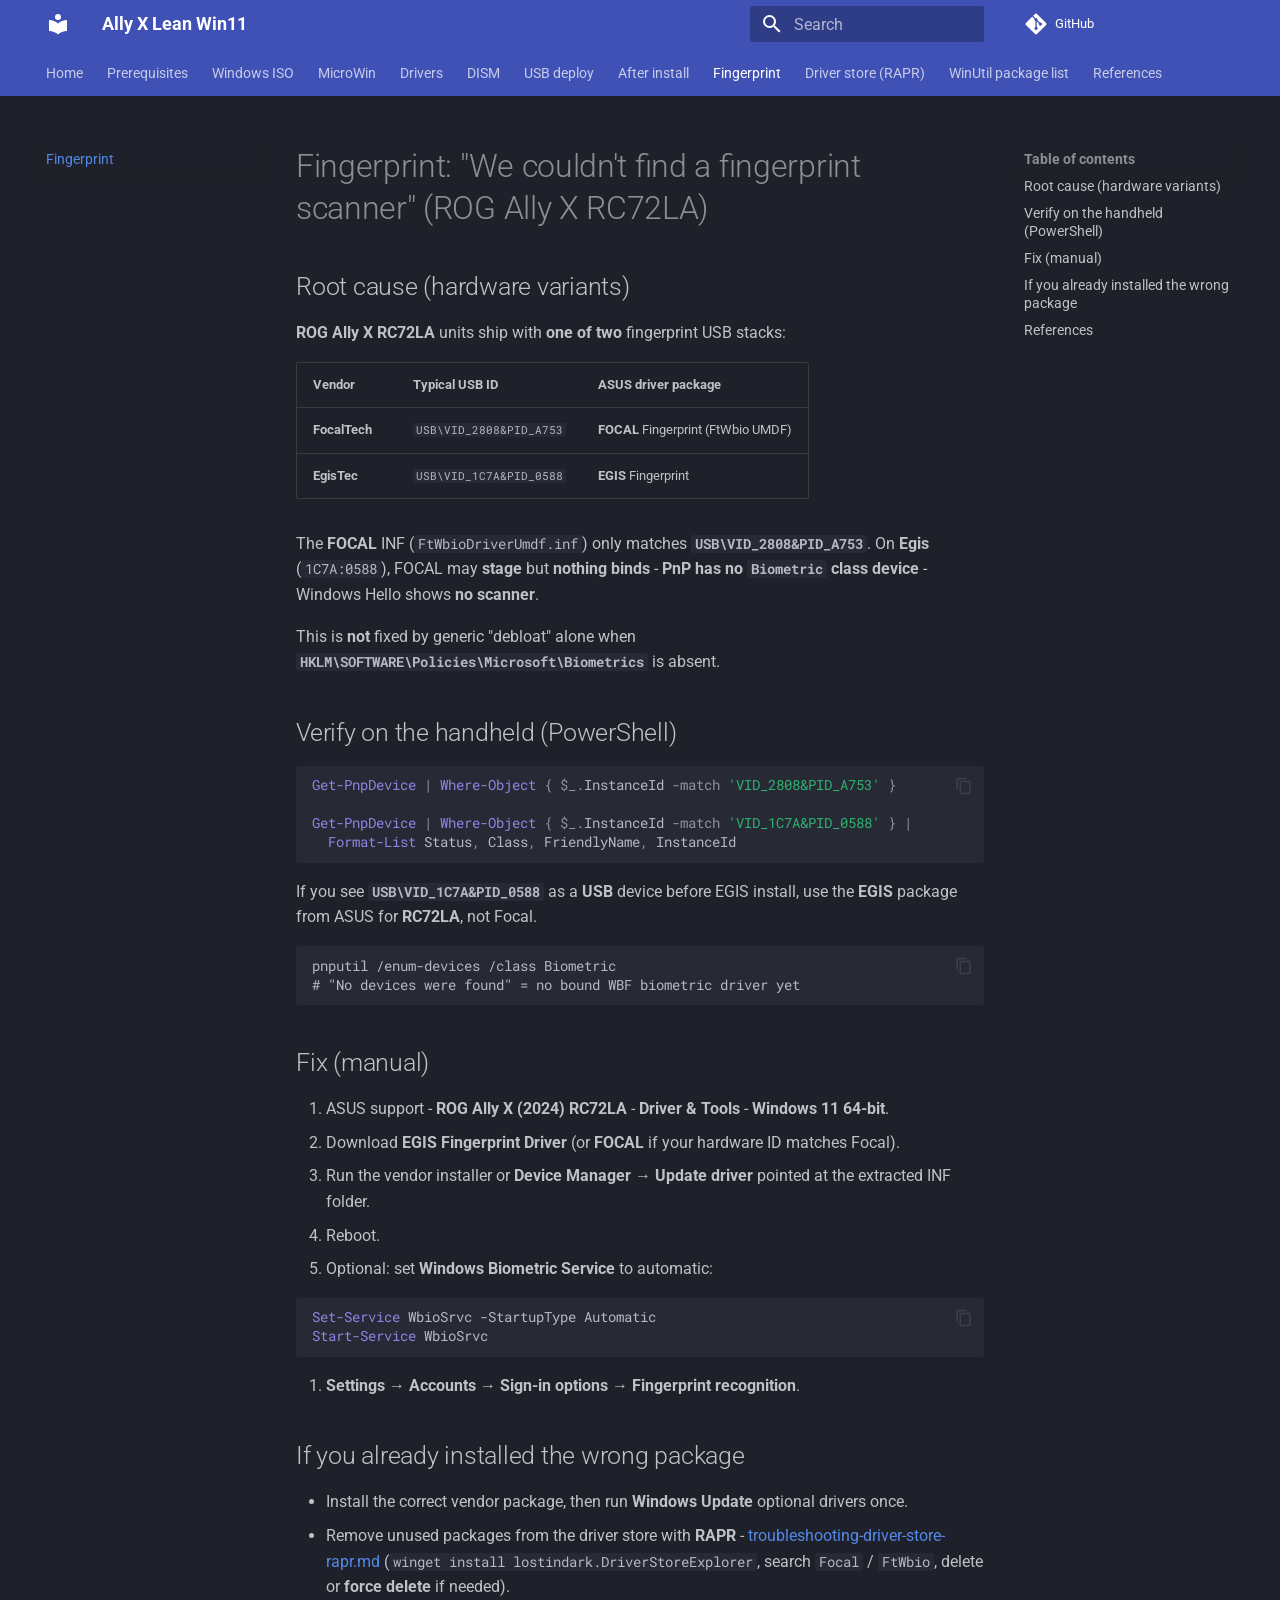
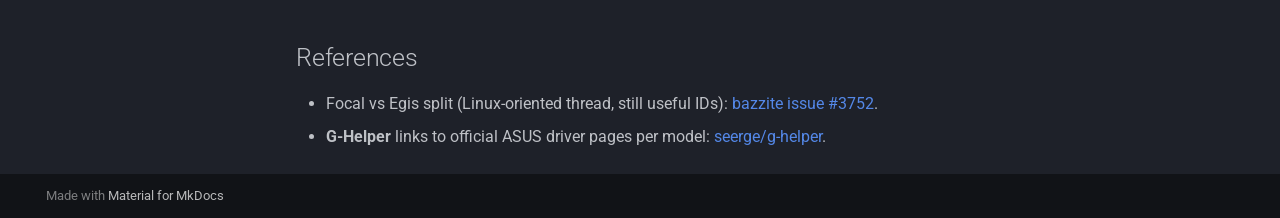
<file: troubleshooting-fingerprint/index.html>
<!doctype html>
<html lang="en" class="no-js">
  <head>
    
      <meta charset="utf-8">
      <meta name="viewport" content="width=device-width,initial-scale=1">
      
        <meta name="description" content="Minimal Windows 11 USB install for ASUS ROG Ally X (RC72LA)">
      
      
      
        <link rel="canonical" href="https://emilwojcik93.github.io/rog-allyx-rc72la-win11-manual/troubleshooting-fingerprint/">
      
      
        <link rel="prev" href="../06-post-install/">
      
      
        <link rel="next" href="../troubleshooting-driver-store-rapr/">
      
      
        
      
      
      <link rel="icon" href="../assets/images/favicon.png">
      <meta name="generator" content="mkdocs-1.6.1, mkdocs-material-9.7.6">
    
    
      
        <title>Fingerprint - Ally X Lean Win11</title>
      
    
    
      <link rel="stylesheet" href="../assets/stylesheets/main.484c7ddc.min.css">
      
        
        <link rel="stylesheet" href="../assets/stylesheets/palette.ab4e12ef.min.css">
      
      


    
    
      
    
    
      
        
        
        <link rel="preconnect" href="https://fonts.gstatic.com" crossorigin>
        <link rel="stylesheet" href="https://fonts.googleapis.com/css?family=Roboto:300,300i,400,400i,700,700i%7CRoboto+Mono:400,400i,700,700i&display=fallback">
        <style>:root{--md-text-font:"Roboto";--md-code-font:"Roboto Mono"}</style>
      
    
    
    <script>__md_scope=new URL("..",location),__md_hash=e=>[...e].reduce(((e,_)=>(e<<5)-e+_.charCodeAt(0)),0),__md_get=(e,_=localStorage,t=__md_scope)=>JSON.parse(_.getItem(t.pathname+"."+e)),__md_set=(e,_,t=localStorage,a=__md_scope)=>{try{t.setItem(a.pathname+"."+e,JSON.stringify(_))}catch(e){}}</script>
    
      

    
    
  </head>
  
  
    
    
      
    
    
    
    
    <body dir="ltr" data-md-color-scheme="slate" data-md-color-primary="indigo" data-md-color-accent="cyan">
  
    
    <input class="md-toggle" data-md-toggle="drawer" type="checkbox" id="__drawer" autocomplete="off">
    <input class="md-toggle" data-md-toggle="search" type="checkbox" id="__search" autocomplete="off">
    <label class="md-overlay" for="__drawer"></label>
    <div data-md-component="skip">
      
        
        <a href="#fingerprint-we-couldnt-find-a-fingerprint-scanner-rog-ally-x-rc72la" class="md-skip">
          Skip to content
        </a>
      
    </div>
    <div data-md-component="announce">
      
    </div>
    
    
      

<header class="md-header" data-md-component="header">
  <nav class="md-header__inner md-grid" aria-label="Header">
    <a href=".." title="Ally X Lean Win11" class="md-header__button md-logo" aria-label="Ally X Lean Win11" data-md-component="logo">
      
  
  <svg xmlns="http://www.w3.org/2000/svg" viewBox="0 0 24 24"><path d="M12 8a3 3 0 0 0 3-3 3 3 0 0 0-3-3 3 3 0 0 0-3 3 3 3 0 0 0 3 3m0 3.54C9.64 9.35 6.5 8 3 8v11c3.5 0 6.64 1.35 9 3.54 2.36-2.19 5.5-3.54 9-3.54V8c-3.5 0-6.64 1.35-9 3.54"/></svg>

    </a>
    <label class="md-header__button md-icon" for="__drawer">
      
      <svg xmlns="http://www.w3.org/2000/svg" viewBox="0 0 24 24"><path d="M3 6h18v2H3zm0 5h18v2H3zm0 5h18v2H3z"/></svg>
    </label>
    <div class="md-header__title" data-md-component="header-title">
      <div class="md-header__ellipsis">
        <div class="md-header__topic">
          <span class="md-ellipsis">
            Ally X Lean Win11
          </span>
        </div>
        <div class="md-header__topic" data-md-component="header-topic">
          <span class="md-ellipsis">
            
              Fingerprint
            
          </span>
        </div>
      </div>
    </div>
    
      
        <form class="md-header__option" data-md-component="palette">
  
    
    
    
    <input class="md-option" data-md-color-media="" data-md-color-scheme="slate" data-md-color-primary="indigo" data-md-color-accent="cyan"  aria-hidden="true"  type="radio" name="__palette" id="__palette_0">
    
  
</form>
      
    
    
      <script>var palette=__md_get("__palette");if(palette&&palette.color){if("(prefers-color-scheme)"===palette.color.media){var media=matchMedia("(prefers-color-scheme: light)"),input=document.querySelector(media.matches?"[data-md-color-media='(prefers-color-scheme: light)']":"[data-md-color-media='(prefers-color-scheme: dark)']");palette.color.media=input.getAttribute("data-md-color-media"),palette.color.scheme=input.getAttribute("data-md-color-scheme"),palette.color.primary=input.getAttribute("data-md-color-primary"),palette.color.accent=input.getAttribute("data-md-color-accent")}for(var[key,value]of Object.entries(palette.color))document.body.setAttribute("data-md-color-"+key,value)}</script>
    
    
    
      
      
        <label class="md-header__button md-icon" for="__search">
          
          <svg xmlns="http://www.w3.org/2000/svg" viewBox="0 0 24 24"><path d="M9.5 3A6.5 6.5 0 0 1 16 9.5c0 1.61-.59 3.09-1.56 4.23l.27.27h.79l5 5-1.5 1.5-5-5v-.79l-.27-.27A6.52 6.52 0 0 1 9.5 16 6.5 6.5 0 0 1 3 9.5 6.5 6.5 0 0 1 9.5 3m0 2C7 5 5 7 5 9.5S7 14 9.5 14 14 12 14 9.5 12 5 9.5 5"/></svg>
        </label>
        <div class="md-search" data-md-component="search" role="dialog">
  <label class="md-search__overlay" for="__search"></label>
  <div class="md-search__inner" role="search">
    <form class="md-search__form" name="search">
      <input type="text" class="md-search__input" name="query" aria-label="Search" placeholder="Search" autocapitalize="off" autocorrect="off" autocomplete="off" spellcheck="false" data-md-component="search-query" required>
      <label class="md-search__icon md-icon" for="__search">
        
        <svg xmlns="http://www.w3.org/2000/svg" viewBox="0 0 24 24"><path d="M9.5 3A6.5 6.5 0 0 1 16 9.5c0 1.61-.59 3.09-1.56 4.23l.27.27h.79l5 5-1.5 1.5-5-5v-.79l-.27-.27A6.52 6.52 0 0 1 9.5 16 6.5 6.5 0 0 1 3 9.5 6.5 6.5 0 0 1 9.5 3m0 2C7 5 5 7 5 9.5S7 14 9.5 14 14 12 14 9.5 12 5 9.5 5"/></svg>
        
        <svg xmlns="http://www.w3.org/2000/svg" viewBox="0 0 24 24"><path d="M20 11v2H8l5.5 5.5-1.42 1.42L4.16 12l7.92-7.92L13.5 5.5 8 11z"/></svg>
      </label>
      <nav class="md-search__options" aria-label="Search">
        
        <button type="reset" class="md-search__icon md-icon" title="Clear" aria-label="Clear" tabindex="-1">
          
          <svg xmlns="http://www.w3.org/2000/svg" viewBox="0 0 24 24"><path d="M19 6.41 17.59 5 12 10.59 6.41 5 5 6.41 10.59 12 5 17.59 6.41 19 12 13.41 17.59 19 19 17.59 13.41 12z"/></svg>
        </button>
      </nav>
      
        <div class="md-search__suggest" data-md-component="search-suggest"></div>
      
    </form>
    <div class="md-search__output">
      <div class="md-search__scrollwrap" tabindex="0" data-md-scrollfix>
        <div class="md-search-result" data-md-component="search-result">
          <div class="md-search-result__meta">
            Initializing search
          </div>
          <ol class="md-search-result__list" role="presentation"></ol>
        </div>
      </div>
    </div>
  </div>
</div>
      
    
    
      <div class="md-header__source">
        <a href="https://github.com/emilwojcik93/rog-allyx-rc72la-win11-manual" title="Go to repository" class="md-source" data-md-component="source">
  <div class="md-source__icon md-icon">
    
    <svg xmlns="http://www.w3.org/2000/svg" viewBox="0 0 448 512"><!--! Font Awesome Free 7.1.0 by @fontawesome - https://fontawesome.com License - https://fontawesome.com/license/free (Icons: CC BY 4.0, Fonts: SIL OFL 1.1, Code: MIT License) Copyright 2025 Fonticons, Inc.--><path d="M439.6 236.1 244 40.5c-5.4-5.5-12.8-8.5-20.4-8.5s-15 3-20.4 8.4L162.5 81l51.5 51.5c27.1-9.1 52.7 16.8 43.4 43.7l49.7 49.7c34.2-11.8 61.2 31 35.5 56.7-26.5 26.5-70.2-2.9-56-37.3L240.3 199v121.9c25.3 12.5 22.3 41.8 9.1 55-6.4 6.4-15.2 10.1-24.3 10.1s-17.8-3.6-24.3-10.1c-17.6-17.6-11.1-46.9 11.2-56v-123c-20.8-8.5-24.6-30.7-18.6-45L142.6 101 8.5 235.1C3 240.6 0 247.9 0 255.5s3 15 8.5 20.4l195.6 195.7c5.4 5.4 12.7 8.4 20.4 8.4s15-3 20.4-8.4l194.7-194.7c5.4-5.4 8.4-12.8 8.4-20.4s-3-15-8.4-20.4"/></svg>
  </div>
  <div class="md-source__repository">
    GitHub
  </div>
</a>
      </div>
    
  </nav>
  
</header>
    
    <div class="md-container" data-md-component="container">
      
      
        
          
            
<nav class="md-tabs" aria-label="Tabs" data-md-component="tabs">
  <div class="md-grid">
    <ul class="md-tabs__list">
      
        
  
  
  
  
    <li class="md-tabs__item">
      <a href=".." class="md-tabs__link">
        
  
  
    
  
  Home

      </a>
    </li>
  

      
        
  
  
  
  
    <li class="md-tabs__item">
      <a href="../00-prerequisites/" class="md-tabs__link">
        
  
  
    
  
  Prerequisites

      </a>
    </li>
  

      
        
  
  
  
  
    <li class="md-tabs__item">
      <a href="../01-download-windows11/" class="md-tabs__link">
        
  
  
    
  
  Windows ISO

      </a>
    </li>
  

      
        
  
  
  
  
    <li class="md-tabs__item">
      <a href="../02-build-microwin/" class="md-tabs__link">
        
  
  
    
  
  MicroWin

      </a>
    </li>
  

      
        
  
  
  
  
    <li class="md-tabs__item">
      <a href="../03-drivers-asus/" class="md-tabs__link">
        
  
  
    
  
  Drivers

      </a>
    </li>
  

      
        
  
  
  
  
    <li class="md-tabs__item">
      <a href="../04-dism-offline-drivers/" class="md-tabs__link">
        
  
  
    
  
  DISM

      </a>
    </li>
  

      
        
  
  
  
  
    <li class="md-tabs__item">
      <a href="../05-usb-deploy/" class="md-tabs__link">
        
  
  
    
  
  USB deploy

      </a>
    </li>
  

      
        
  
  
  
  
    <li class="md-tabs__item">
      <a href="../06-post-install/" class="md-tabs__link">
        
  
  
    
  
  After install

      </a>
    </li>
  

      
        
  
  
  
    
  
  
    <li class="md-tabs__item md-tabs__item--active">
      <a href="./" class="md-tabs__link">
        
  
  
    
  
  Fingerprint

      </a>
    </li>
  

      
        
  
  
  
  
    <li class="md-tabs__item">
      <a href="../troubleshooting-driver-store-rapr/" class="md-tabs__link">
        
  
  
    
  
  Driver store (RAPR)

      </a>
    </li>
  

      
        
  
  
  
  
    <li class="md-tabs__item">
      <a href="../winget-profile/" class="md-tabs__link">
        
  
  
    
  
  WinUtil package list

      </a>
    </li>
  

      
        
  
  
  
  
    <li class="md-tabs__item">
      <a href="../references/" class="md-tabs__link">
        
  
  
    
  
  References

      </a>
    </li>
  

      
    </ul>
  </div>
</nav>
          
        
      
      <main class="md-main" data-md-component="main">
        <div class="md-main__inner md-grid">
          
            
              
              <div class="md-sidebar md-sidebar--primary" data-md-component="sidebar" data-md-type="navigation" >
                <div class="md-sidebar__scrollwrap">
                  <div class="md-sidebar__inner">
                    


  


<nav class="md-nav md-nav--primary md-nav--lifted" aria-label="Navigation" data-md-level="0">
  <label class="md-nav__title" for="__drawer">
    <a href=".." title="Ally X Lean Win11" class="md-nav__button md-logo" aria-label="Ally X Lean Win11" data-md-component="logo">
      
  
  <svg xmlns="http://www.w3.org/2000/svg" viewBox="0 0 24 24"><path d="M12 8a3 3 0 0 0 3-3 3 3 0 0 0-3-3 3 3 0 0 0-3 3 3 3 0 0 0 3 3m0 3.54C9.64 9.35 6.5 8 3 8v11c3.5 0 6.64 1.35 9 3.54 2.36-2.19 5.5-3.54 9-3.54V8c-3.5 0-6.64 1.35-9 3.54"/></svg>

    </a>
    Ally X Lean Win11
  </label>
  
    <div class="md-nav__source">
      <a href="https://github.com/emilwojcik93/rog-allyx-rc72la-win11-manual" title="Go to repository" class="md-source" data-md-component="source">
  <div class="md-source__icon md-icon">
    
    <svg xmlns="http://www.w3.org/2000/svg" viewBox="0 0 448 512"><!--! Font Awesome Free 7.1.0 by @fontawesome - https://fontawesome.com License - https://fontawesome.com/license/free (Icons: CC BY 4.0, Fonts: SIL OFL 1.1, Code: MIT License) Copyright 2025 Fonticons, Inc.--><path d="M439.6 236.1 244 40.5c-5.4-5.5-12.8-8.5-20.4-8.5s-15 3-20.4 8.4L162.5 81l51.5 51.5c27.1-9.1 52.7 16.8 43.4 43.7l49.7 49.7c34.2-11.8 61.2 31 35.5 56.7-26.5 26.5-70.2-2.9-56-37.3L240.3 199v121.9c25.3 12.5 22.3 41.8 9.1 55-6.4 6.4-15.2 10.1-24.3 10.1s-17.8-3.6-24.3-10.1c-17.6-17.6-11.1-46.9 11.2-56v-123c-20.8-8.5-24.6-30.7-18.6-45L142.6 101 8.5 235.1C3 240.6 0 247.9 0 255.5s3 15 8.5 20.4l195.6 195.7c5.4 5.4 12.7 8.4 20.4 8.4s15-3 20.4-8.4l194.7-194.7c5.4-5.4 8.4-12.8 8.4-20.4s-3-15-8.4-20.4"/></svg>
  </div>
  <div class="md-source__repository">
    GitHub
  </div>
</a>
    </div>
  
  <ul class="md-nav__list" data-md-scrollfix>
    
      
      
  
  
  
  
    <li class="md-nav__item">
      <a href=".." class="md-nav__link">
        
  
  
  <span class="md-ellipsis">
    
  
    Home
  

    
  </span>
  
  

      </a>
    </li>
  

    
      
      
  
  
  
  
    <li class="md-nav__item">
      <a href="../00-prerequisites/" class="md-nav__link">
        
  
  
  <span class="md-ellipsis">
    
  
    Prerequisites
  

    
  </span>
  
  

      </a>
    </li>
  

    
      
      
  
  
  
  
    <li class="md-nav__item">
      <a href="../01-download-windows11/" class="md-nav__link">
        
  
  
  <span class="md-ellipsis">
    
  
    Windows ISO
  

    
  </span>
  
  

      </a>
    </li>
  

    
      
      
  
  
  
  
    <li class="md-nav__item">
      <a href="../02-build-microwin/" class="md-nav__link">
        
  
  
  <span class="md-ellipsis">
    
  
    MicroWin
  

    
  </span>
  
  

      </a>
    </li>
  

    
      
      
  
  
  
  
    <li class="md-nav__item">
      <a href="../03-drivers-asus/" class="md-nav__link">
        
  
  
  <span class="md-ellipsis">
    
  
    Drivers
  

    
  </span>
  
  

      </a>
    </li>
  

    
      
      
  
  
  
  
    <li class="md-nav__item">
      <a href="../04-dism-offline-drivers/" class="md-nav__link">
        
  
  
  <span class="md-ellipsis">
    
  
    DISM
  

    
  </span>
  
  

      </a>
    </li>
  

    
      
      
  
  
  
  
    <li class="md-nav__item">
      <a href="../05-usb-deploy/" class="md-nav__link">
        
  
  
  <span class="md-ellipsis">
    
  
    USB deploy
  

    
  </span>
  
  

      </a>
    </li>
  

    
      
      
  
  
  
  
    <li class="md-nav__item">
      <a href="../06-post-install/" class="md-nav__link">
        
  
  
  <span class="md-ellipsis">
    
  
    After install
  

    
  </span>
  
  

      </a>
    </li>
  

    
      
      
  
  
    
  
  
  
    <li class="md-nav__item md-nav__item--active">
      
      <input class="md-nav__toggle md-toggle" type="checkbox" id="__toc">
      
      
        
      
      
        <label class="md-nav__link md-nav__link--active" for="__toc">
          
  
  
  <span class="md-ellipsis">
    
  
    Fingerprint
  

    
  </span>
  
  

          <span class="md-nav__icon md-icon"></span>
        </label>
      
      <a href="./" class="md-nav__link md-nav__link--active">
        
  
  
  <span class="md-ellipsis">
    
  
    Fingerprint
  

    
  </span>
  
  

      </a>
      
        

<nav class="md-nav md-nav--secondary" aria-label="Table of contents">
  
  
  
    
  
  
    <label class="md-nav__title" for="__toc">
      <span class="md-nav__icon md-icon"></span>
      Table of contents
    </label>
    <ul class="md-nav__list" data-md-component="toc" data-md-scrollfix>
      
        <li class="md-nav__item">
  <a href="#root-cause-hardware-variants" class="md-nav__link">
    <span class="md-ellipsis">
      
        Root cause (hardware variants)
      
    </span>
  </a>
  
</li>
      
        <li class="md-nav__item">
  <a href="#verify-on-the-handheld-powershell" class="md-nav__link">
    <span class="md-ellipsis">
      
        Verify on the handheld (PowerShell)
      
    </span>
  </a>
  
</li>
      
        <li class="md-nav__item">
  <a href="#fix-manual" class="md-nav__link">
    <span class="md-ellipsis">
      
        Fix (manual)
      
    </span>
  </a>
  
</li>
      
        <li class="md-nav__item">
  <a href="#if-you-already-installed-the-wrong-package" class="md-nav__link">
    <span class="md-ellipsis">
      
        If you already installed the wrong package
      
    </span>
  </a>
  
</li>
      
        <li class="md-nav__item">
  <a href="#references" class="md-nav__link">
    <span class="md-ellipsis">
      
        References
      
    </span>
  </a>
  
</li>
      
    </ul>
  
</nav>
      
    </li>
  

    
      
      
  
  
  
  
    <li class="md-nav__item">
      <a href="../troubleshooting-driver-store-rapr/" class="md-nav__link">
        
  
  
  <span class="md-ellipsis">
    
  
    Driver store (RAPR)
  

    
  </span>
  
  

      </a>
    </li>
  

    
      
      
  
  
  
  
    <li class="md-nav__item">
      <a href="../winget-profile/" class="md-nav__link">
        
  
  
  <span class="md-ellipsis">
    
  
    WinUtil package list
  

    
  </span>
  
  

      </a>
    </li>
  

    
      
      
  
  
  
  
    <li class="md-nav__item">
      <a href="../references/" class="md-nav__link">
        
  
  
  <span class="md-ellipsis">
    
  
    References
  

    
  </span>
  
  

      </a>
    </li>
  

    
  </ul>
</nav>
                  </div>
                </div>
              </div>
            
            
              
              <div class="md-sidebar md-sidebar--secondary" data-md-component="sidebar" data-md-type="toc" >
                <div class="md-sidebar__scrollwrap">
                  <div class="md-sidebar__inner">
                    

<nav class="md-nav md-nav--secondary" aria-label="Table of contents">
  
  
  
    
  
  
    <label class="md-nav__title" for="__toc">
      <span class="md-nav__icon md-icon"></span>
      Table of contents
    </label>
    <ul class="md-nav__list" data-md-component="toc" data-md-scrollfix>
      
        <li class="md-nav__item">
  <a href="#root-cause-hardware-variants" class="md-nav__link">
    <span class="md-ellipsis">
      
        Root cause (hardware variants)
      
    </span>
  </a>
  
</li>
      
        <li class="md-nav__item">
  <a href="#verify-on-the-handheld-powershell" class="md-nav__link">
    <span class="md-ellipsis">
      
        Verify on the handheld (PowerShell)
      
    </span>
  </a>
  
</li>
      
        <li class="md-nav__item">
  <a href="#fix-manual" class="md-nav__link">
    <span class="md-ellipsis">
      
        Fix (manual)
      
    </span>
  </a>
  
</li>
      
        <li class="md-nav__item">
  <a href="#if-you-already-installed-the-wrong-package" class="md-nav__link">
    <span class="md-ellipsis">
      
        If you already installed the wrong package
      
    </span>
  </a>
  
</li>
      
        <li class="md-nav__item">
  <a href="#references" class="md-nav__link">
    <span class="md-ellipsis">
      
        References
      
    </span>
  </a>
  
</li>
      
    </ul>
  
</nav>
                  </div>
                </div>
              </div>
            
          
          
            <div class="md-content" data-md-component="content">
              
              <article class="md-content__inner md-typeset">
                
                  


  
  


<h1 id="fingerprint-we-couldnt-find-a-fingerprint-scanner-rog-ally-x-rc72la">Fingerprint: "We couldn't find a fingerprint scanner" (ROG Ally X RC72LA)</h1>
<h2 id="root-cause-hardware-variants">Root cause (hardware variants)</h2>
<p><strong>ROG Ally X RC72LA</strong> units ship with <strong>one of two</strong> fingerprint USB stacks:</p>
<table>
<thead>
<tr>
<th>Vendor</th>
<th>Typical USB ID</th>
<th>ASUS driver package</th>
</tr>
</thead>
<tbody>
<tr>
<td><strong>FocalTech</strong></td>
<td><code>USB\VID_2808&amp;PID_A753</code></td>
<td><strong>FOCAL</strong> Fingerprint (FtWbio UMDF)</td>
</tr>
<tr>
<td><strong>EgisTec</strong></td>
<td><code>USB\VID_1C7A&amp;PID_0588</code></td>
<td><strong>EGIS</strong> Fingerprint</td>
</tr>
</tbody>
</table>
<p>The <strong>FOCAL</strong> INF (<code>FtWbioDriverUmdf.inf</code>) only matches <strong><code>USB\VID_2808&amp;PID_A753</code></strong>. On <strong>Egis</strong> (<code>1C7A:0588</code>), FOCAL may <strong>stage</strong> but <strong>nothing binds</strong> - <strong>PnP has no <code>Biometric</code> class device</strong> - Windows Hello shows <strong>no scanner</strong>.</p>
<p>This is <strong>not</strong> fixed by generic "debloat" alone when <strong><code>HKLM\SOFTWARE\Policies\Microsoft\Biometrics</code></strong> is absent.</p>
<h2 id="verify-on-the-handheld-powershell">Verify on the handheld (PowerShell)</h2>
<div class="highlight"><pre><span></span><code><span class="nb">Get-PnpDevice</span> <span class="p">|</span> <span class="nb">Where-Object</span> <span class="p">{</span> <span class="nv">$_</span><span class="p">.</span><span class="n">InstanceId</span> <span class="o">-match</span> <span class="s1">&#39;VID_2808&amp;PID_A753&#39;</span> <span class="p">}</span>

<span class="nb">Get-PnpDevice</span> <span class="p">|</span> <span class="nb">Where-Object</span> <span class="p">{</span> <span class="nv">$_</span><span class="p">.</span><span class="n">InstanceId</span> <span class="o">-match</span> <span class="s1">&#39;VID_1C7A&amp;PID_0588&#39;</span> <span class="p">}</span> <span class="p">|</span>
  <span class="nb">Format-List</span> <span class="n">Status</span><span class="p">,</span> <span class="n">Class</span><span class="p">,</span> <span class="n">FriendlyName</span><span class="p">,</span> <span class="n">InstanceId</span>
</code></pre></div>
<p>If you see <strong><code>USB\VID_1C7A&amp;PID_0588</code></strong> as a <strong>USB</strong> device before EGIS install, use the <strong>EGIS</strong> package from ASUS for <strong>RC72LA</strong>, not Focal.</p>
<div class="highlight"><pre><span></span><code>pnputil /enum-devices /class Biometric
# &quot;No devices were found&quot; = no bound WBF biometric driver yet
</code></pre></div>
<h2 id="fix-manual">Fix (manual)</h2>
<ol>
<li>ASUS support - <strong>ROG Ally X (2024) RC72LA</strong> - <strong>Driver &amp; Tools</strong> - <strong>Windows 11 64-bit</strong>.</li>
<li>Download <strong>EGIS Fingerprint Driver</strong> (or <strong>FOCAL</strong> if your hardware ID matches Focal).</li>
<li>Run the vendor installer or <strong>Device Manager → Update driver</strong> pointed at the extracted INF folder.</li>
<li>Reboot.</li>
<li>Optional: set <strong>Windows Biometric Service</strong> to automatic:</li>
</ol>
<div class="highlight"><pre><span></span><code><span class="nb">Set-Service</span> <span class="n">WbioSrvc</span> <span class="n">-StartupType</span> <span class="n">Automatic</span>
<span class="nb">Start-Service</span> <span class="n">WbioSrvc</span>
</code></pre></div>
<ol>
<li><strong>Settings → Accounts → Sign-in options → Fingerprint recognition</strong>.</li>
</ol>
<h2 id="if-you-already-installed-the-wrong-package">If you already installed the wrong package</h2>
<ul>
<li>Install the correct vendor package, then run <strong>Windows Update</strong> optional drivers once.</li>
<li>Remove unused packages from the driver store with <strong>RAPR</strong> - <a href="../troubleshooting-driver-store-rapr/">troubleshooting-driver-store-rapr.md</a> (<code>winget install lostindark.DriverStoreExplorer</code>, search <code>Focal</code> / <code>FtWbio</code>, delete or <strong>force delete</strong> if needed).</li>
</ul>
<h2 id="references">References</h2>
<ul>
<li>Focal vs Egis split (Linux-oriented thread, still useful IDs): <a href="https://github.com/ublue-os/bazzite/issues/3752">bazzite issue #3752</a>.</li>
<li><strong>G-Helper</strong> links to official ASUS driver pages per model: <a href="https://github.com/seerge/g-helper">seerge/g-helper</a>.</li>
</ul>












                
              </article>
            </div>
          
          
<script>var target=document.getElementById(location.hash.slice(1));target&&target.name&&(target.checked=target.name.startsWith("__tabbed_"))</script>
        </div>
        
      </main>
      
        <footer class="md-footer">
  
  <div class="md-footer-meta md-typeset">
    <div class="md-footer-meta__inner md-grid">
      <div class="md-copyright">
  
  
    Made with
    <a href="https://squidfunk.github.io/mkdocs-material/" target="_blank" rel="noopener">
      Material for MkDocs
    </a>
  
</div>
      
    </div>
  </div>
</footer>
      
    </div>
    <div class="md-dialog" data-md-component="dialog">
      <div class="md-dialog__inner md-typeset"></div>
    </div>
    
    
    
      
      
      <script id="__config" type="application/json">{"annotate": null, "base": "..", "features": ["navigation.tabs", "navigation.sections", "content.code.copy", "search.suggest"], "search": "../assets/javascripts/workers/search.2c215733.min.js", "tags": null, "translations": {"clipboard.copied": "Copied to clipboard", "clipboard.copy": "Copy to clipboard", "search.result.more.one": "1 more on this page", "search.result.more.other": "# more on this page", "search.result.none": "No matching documents", "search.result.one": "1 matching document", "search.result.other": "# matching documents", "search.result.placeholder": "Type to start searching", "search.result.term.missing": "Missing", "select.version": "Select version"}, "version": null}</script>
    
    
      <script src="../assets/javascripts/bundle.79ae519e.min.js"></script>
      
    
  </body>
</html>
</file>
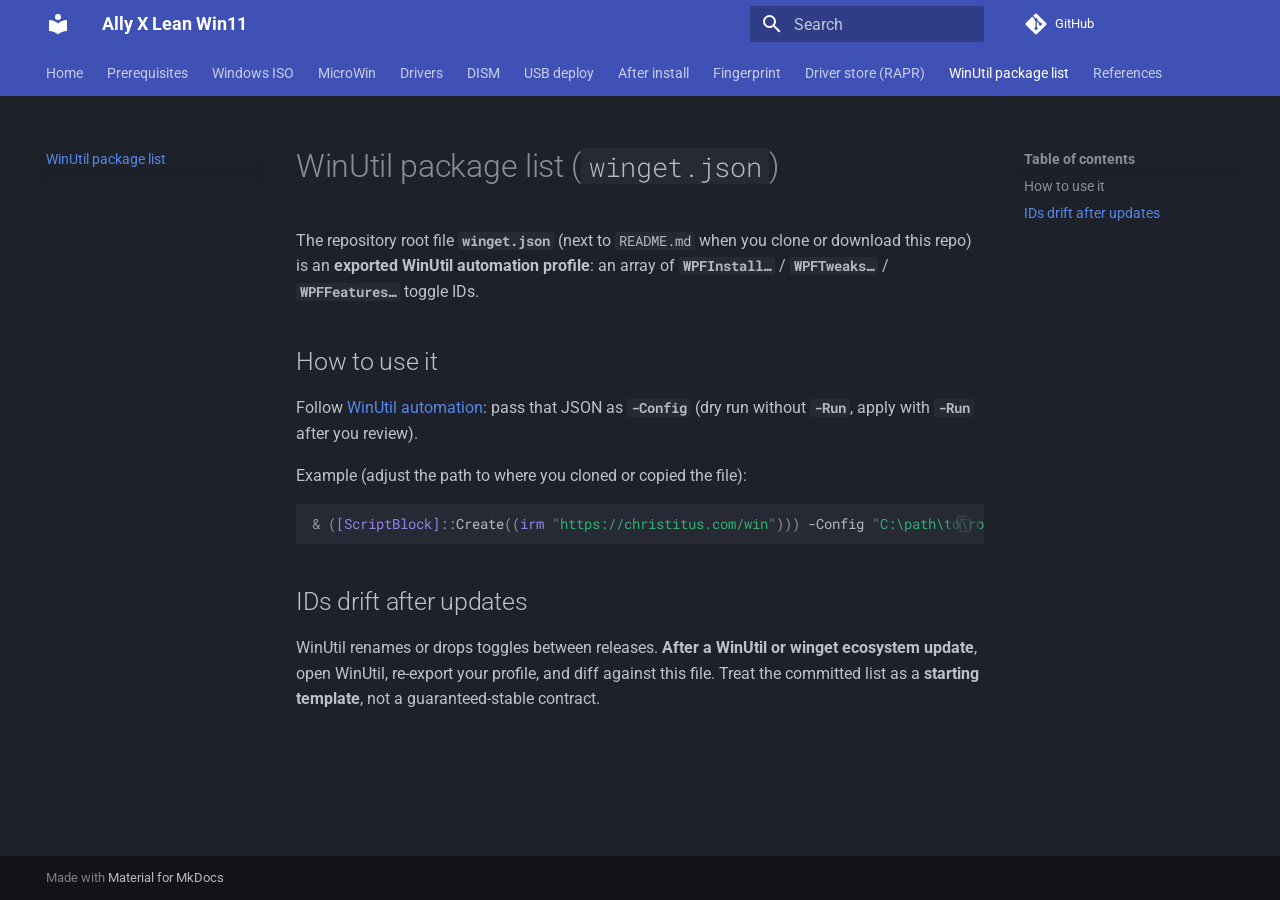
<file: winget-profile/index.html>
<!doctype html>
<html lang="en" class="no-js">
  <head>
    
      <meta charset="utf-8">
      <meta name="viewport" content="width=device-width,initial-scale=1">
      
        <meta name="description" content="Minimal Windows 11 USB install for ASUS ROG Ally X (RC72LA)">
      
      
      
        <link rel="canonical" href="https://emilwojcik93.github.io/rog-allyx-rc72la-win11-manual/winget-profile/">
      
      
        <link rel="prev" href="../troubleshooting-driver-store-rapr/">
      
      
        <link rel="next" href="../references/">
      
      
        
      
      
      <link rel="icon" href="../assets/images/favicon.png">
      <meta name="generator" content="mkdocs-1.6.1, mkdocs-material-9.7.6">
    
    
      
        <title>WinUtil package list - Ally X Lean Win11</title>
      
    
    
      <link rel="stylesheet" href="../assets/stylesheets/main.484c7ddc.min.css">
      
        
        <link rel="stylesheet" href="../assets/stylesheets/palette.ab4e12ef.min.css">
      
      


    
    
      
    
    
      
        
        
        <link rel="preconnect" href="https://fonts.gstatic.com" crossorigin>
        <link rel="stylesheet" href="https://fonts.googleapis.com/css?family=Roboto:300,300i,400,400i,700,700i%7CRoboto+Mono:400,400i,700,700i&display=fallback">
        <style>:root{--md-text-font:"Roboto";--md-code-font:"Roboto Mono"}</style>
      
    
    
    <script>__md_scope=new URL("..",location),__md_hash=e=>[...e].reduce(((e,_)=>(e<<5)-e+_.charCodeAt(0)),0),__md_get=(e,_=localStorage,t=__md_scope)=>JSON.parse(_.getItem(t.pathname+"."+e)),__md_set=(e,_,t=localStorage,a=__md_scope)=>{try{t.setItem(a.pathname+"."+e,JSON.stringify(_))}catch(e){}}</script>
    
      

    
    
  </head>
  
  
    
    
      
    
    
    
    
    <body dir="ltr" data-md-color-scheme="slate" data-md-color-primary="indigo" data-md-color-accent="cyan">
  
    
    <input class="md-toggle" data-md-toggle="drawer" type="checkbox" id="__drawer" autocomplete="off">
    <input class="md-toggle" data-md-toggle="search" type="checkbox" id="__search" autocomplete="off">
    <label class="md-overlay" for="__drawer"></label>
    <div data-md-component="skip">
      
        
        <a href="#winutil-package-list-wingetjson" class="md-skip">
          Skip to content
        </a>
      
    </div>
    <div data-md-component="announce">
      
    </div>
    
    
      

<header class="md-header" data-md-component="header">
  <nav class="md-header__inner md-grid" aria-label="Header">
    <a href=".." title="Ally X Lean Win11" class="md-header__button md-logo" aria-label="Ally X Lean Win11" data-md-component="logo">
      
  
  <svg xmlns="http://www.w3.org/2000/svg" viewBox="0 0 24 24"><path d="M12 8a3 3 0 0 0 3-3 3 3 0 0 0-3-3 3 3 0 0 0-3 3 3 3 0 0 0 3 3m0 3.54C9.64 9.35 6.5 8 3 8v11c3.5 0 6.64 1.35 9 3.54 2.36-2.19 5.5-3.54 9-3.54V8c-3.5 0-6.64 1.35-9 3.54"/></svg>

    </a>
    <label class="md-header__button md-icon" for="__drawer">
      
      <svg xmlns="http://www.w3.org/2000/svg" viewBox="0 0 24 24"><path d="M3 6h18v2H3zm0 5h18v2H3zm0 5h18v2H3z"/></svg>
    </label>
    <div class="md-header__title" data-md-component="header-title">
      <div class="md-header__ellipsis">
        <div class="md-header__topic">
          <span class="md-ellipsis">
            Ally X Lean Win11
          </span>
        </div>
        <div class="md-header__topic" data-md-component="header-topic">
          <span class="md-ellipsis">
            
              WinUtil package list
            
          </span>
        </div>
      </div>
    </div>
    
      
        <form class="md-header__option" data-md-component="palette">
  
    
    
    
    <input class="md-option" data-md-color-media="" data-md-color-scheme="slate" data-md-color-primary="indigo" data-md-color-accent="cyan"  aria-hidden="true"  type="radio" name="__palette" id="__palette_0">
    
  
</form>
      
    
    
      <script>var palette=__md_get("__palette");if(palette&&palette.color){if("(prefers-color-scheme)"===palette.color.media){var media=matchMedia("(prefers-color-scheme: light)"),input=document.querySelector(media.matches?"[data-md-color-media='(prefers-color-scheme: light)']":"[data-md-color-media='(prefers-color-scheme: dark)']");palette.color.media=input.getAttribute("data-md-color-media"),palette.color.scheme=input.getAttribute("data-md-color-scheme"),palette.color.primary=input.getAttribute("data-md-color-primary"),palette.color.accent=input.getAttribute("data-md-color-accent")}for(var[key,value]of Object.entries(palette.color))document.body.setAttribute("data-md-color-"+key,value)}</script>
    
    
    
      
      
        <label class="md-header__button md-icon" for="__search">
          
          <svg xmlns="http://www.w3.org/2000/svg" viewBox="0 0 24 24"><path d="M9.5 3A6.5 6.5 0 0 1 16 9.5c0 1.61-.59 3.09-1.56 4.23l.27.27h.79l5 5-1.5 1.5-5-5v-.79l-.27-.27A6.52 6.52 0 0 1 9.5 16 6.5 6.5 0 0 1 3 9.5 6.5 6.5 0 0 1 9.5 3m0 2C7 5 5 7 5 9.5S7 14 9.5 14 14 12 14 9.5 12 5 9.5 5"/></svg>
        </label>
        <div class="md-search" data-md-component="search" role="dialog">
  <label class="md-search__overlay" for="__search"></label>
  <div class="md-search__inner" role="search">
    <form class="md-search__form" name="search">
      <input type="text" class="md-search__input" name="query" aria-label="Search" placeholder="Search" autocapitalize="off" autocorrect="off" autocomplete="off" spellcheck="false" data-md-component="search-query" required>
      <label class="md-search__icon md-icon" for="__search">
        
        <svg xmlns="http://www.w3.org/2000/svg" viewBox="0 0 24 24"><path d="M9.5 3A6.5 6.5 0 0 1 16 9.5c0 1.61-.59 3.09-1.56 4.23l.27.27h.79l5 5-1.5 1.5-5-5v-.79l-.27-.27A6.52 6.52 0 0 1 9.5 16 6.5 6.5 0 0 1 3 9.5 6.5 6.5 0 0 1 9.5 3m0 2C7 5 5 7 5 9.5S7 14 9.5 14 14 12 14 9.5 12 5 9.5 5"/></svg>
        
        <svg xmlns="http://www.w3.org/2000/svg" viewBox="0 0 24 24"><path d="M20 11v2H8l5.5 5.5-1.42 1.42L4.16 12l7.92-7.92L13.5 5.5 8 11z"/></svg>
      </label>
      <nav class="md-search__options" aria-label="Search">
        
        <button type="reset" class="md-search__icon md-icon" title="Clear" aria-label="Clear" tabindex="-1">
          
          <svg xmlns="http://www.w3.org/2000/svg" viewBox="0 0 24 24"><path d="M19 6.41 17.59 5 12 10.59 6.41 5 5 6.41 10.59 12 5 17.59 6.41 19 12 13.41 17.59 19 19 17.59 13.41 12z"/></svg>
        </button>
      </nav>
      
        <div class="md-search__suggest" data-md-component="search-suggest"></div>
      
    </form>
    <div class="md-search__output">
      <div class="md-search__scrollwrap" tabindex="0" data-md-scrollfix>
        <div class="md-search-result" data-md-component="search-result">
          <div class="md-search-result__meta">
            Initializing search
          </div>
          <ol class="md-search-result__list" role="presentation"></ol>
        </div>
      </div>
    </div>
  </div>
</div>
      
    
    
      <div class="md-header__source">
        <a href="https://github.com/emilwojcik93/rog-allyx-rc72la-win11-manual" title="Go to repository" class="md-source" data-md-component="source">
  <div class="md-source__icon md-icon">
    
    <svg xmlns="http://www.w3.org/2000/svg" viewBox="0 0 448 512"><!--! Font Awesome Free 7.1.0 by @fontawesome - https://fontawesome.com License - https://fontawesome.com/license/free (Icons: CC BY 4.0, Fonts: SIL OFL 1.1, Code: MIT License) Copyright 2025 Fonticons, Inc.--><path d="M439.6 236.1 244 40.5c-5.4-5.5-12.8-8.5-20.4-8.5s-15 3-20.4 8.4L162.5 81l51.5 51.5c27.1-9.1 52.7 16.8 43.4 43.7l49.7 49.7c34.2-11.8 61.2 31 35.5 56.7-26.5 26.5-70.2-2.9-56-37.3L240.3 199v121.9c25.3 12.5 22.3 41.8 9.1 55-6.4 6.4-15.2 10.1-24.3 10.1s-17.8-3.6-24.3-10.1c-17.6-17.6-11.1-46.9 11.2-56v-123c-20.8-8.5-24.6-30.7-18.6-45L142.6 101 8.5 235.1C3 240.6 0 247.9 0 255.5s3 15 8.5 20.4l195.6 195.7c5.4 5.4 12.7 8.4 20.4 8.4s15-3 20.4-8.4l194.7-194.7c5.4-5.4 8.4-12.8 8.4-20.4s-3-15-8.4-20.4"/></svg>
  </div>
  <div class="md-source__repository">
    GitHub
  </div>
</a>
      </div>
    
  </nav>
  
</header>
    
    <div class="md-container" data-md-component="container">
      
      
        
          
            
<nav class="md-tabs" aria-label="Tabs" data-md-component="tabs">
  <div class="md-grid">
    <ul class="md-tabs__list">
      
        
  
  
  
  
    <li class="md-tabs__item">
      <a href=".." class="md-tabs__link">
        
  
  
    
  
  Home

      </a>
    </li>
  

      
        
  
  
  
  
    <li class="md-tabs__item">
      <a href="../00-prerequisites/" class="md-tabs__link">
        
  
  
    
  
  Prerequisites

      </a>
    </li>
  

      
        
  
  
  
  
    <li class="md-tabs__item">
      <a href="../01-download-windows11/" class="md-tabs__link">
        
  
  
    
  
  Windows ISO

      </a>
    </li>
  

      
        
  
  
  
  
    <li class="md-tabs__item">
      <a href="../02-build-microwin/" class="md-tabs__link">
        
  
  
    
  
  MicroWin

      </a>
    </li>
  

      
        
  
  
  
  
    <li class="md-tabs__item">
      <a href="../03-drivers-asus/" class="md-tabs__link">
        
  
  
    
  
  Drivers

      </a>
    </li>
  

      
        
  
  
  
  
    <li class="md-tabs__item">
      <a href="../04-dism-offline-drivers/" class="md-tabs__link">
        
  
  
    
  
  DISM

      </a>
    </li>
  

      
        
  
  
  
  
    <li class="md-tabs__item">
      <a href="../05-usb-deploy/" class="md-tabs__link">
        
  
  
    
  
  USB deploy

      </a>
    </li>
  

      
        
  
  
  
  
    <li class="md-tabs__item">
      <a href="../06-post-install/" class="md-tabs__link">
        
  
  
    
  
  After install

      </a>
    </li>
  

      
        
  
  
  
  
    <li class="md-tabs__item">
      <a href="../troubleshooting-fingerprint/" class="md-tabs__link">
        
  
  
    
  
  Fingerprint

      </a>
    </li>
  

      
        
  
  
  
  
    <li class="md-tabs__item">
      <a href="../troubleshooting-driver-store-rapr/" class="md-tabs__link">
        
  
  
    
  
  Driver store (RAPR)

      </a>
    </li>
  

      
        
  
  
  
    
  
  
    <li class="md-tabs__item md-tabs__item--active">
      <a href="./" class="md-tabs__link">
        
  
  
    
  
  WinUtil package list

      </a>
    </li>
  

      
        
  
  
  
  
    <li class="md-tabs__item">
      <a href="../references/" class="md-tabs__link">
        
  
  
    
  
  References

      </a>
    </li>
  

      
    </ul>
  </div>
</nav>
          
        
      
      <main class="md-main" data-md-component="main">
        <div class="md-main__inner md-grid">
          
            
              
              <div class="md-sidebar md-sidebar--primary" data-md-component="sidebar" data-md-type="navigation" >
                <div class="md-sidebar__scrollwrap">
                  <div class="md-sidebar__inner">
                    


  


<nav class="md-nav md-nav--primary md-nav--lifted" aria-label="Navigation" data-md-level="0">
  <label class="md-nav__title" for="__drawer">
    <a href=".." title="Ally X Lean Win11" class="md-nav__button md-logo" aria-label="Ally X Lean Win11" data-md-component="logo">
      
  
  <svg xmlns="http://www.w3.org/2000/svg" viewBox="0 0 24 24"><path d="M12 8a3 3 0 0 0 3-3 3 3 0 0 0-3-3 3 3 0 0 0-3 3 3 3 0 0 0 3 3m0 3.54C9.64 9.35 6.5 8 3 8v11c3.5 0 6.64 1.35 9 3.54 2.36-2.19 5.5-3.54 9-3.54V8c-3.5 0-6.64 1.35-9 3.54"/></svg>

    </a>
    Ally X Lean Win11
  </label>
  
    <div class="md-nav__source">
      <a href="https://github.com/emilwojcik93/rog-allyx-rc72la-win11-manual" title="Go to repository" class="md-source" data-md-component="source">
  <div class="md-source__icon md-icon">
    
    <svg xmlns="http://www.w3.org/2000/svg" viewBox="0 0 448 512"><!--! Font Awesome Free 7.1.0 by @fontawesome - https://fontawesome.com License - https://fontawesome.com/license/free (Icons: CC BY 4.0, Fonts: SIL OFL 1.1, Code: MIT License) Copyright 2025 Fonticons, Inc.--><path d="M439.6 236.1 244 40.5c-5.4-5.5-12.8-8.5-20.4-8.5s-15 3-20.4 8.4L162.5 81l51.5 51.5c27.1-9.1 52.7 16.8 43.4 43.7l49.7 49.7c34.2-11.8 61.2 31 35.5 56.7-26.5 26.5-70.2-2.9-56-37.3L240.3 199v121.9c25.3 12.5 22.3 41.8 9.1 55-6.4 6.4-15.2 10.1-24.3 10.1s-17.8-3.6-24.3-10.1c-17.6-17.6-11.1-46.9 11.2-56v-123c-20.8-8.5-24.6-30.7-18.6-45L142.6 101 8.5 235.1C3 240.6 0 247.9 0 255.5s3 15 8.5 20.4l195.6 195.7c5.4 5.4 12.7 8.4 20.4 8.4s15-3 20.4-8.4l194.7-194.7c5.4-5.4 8.4-12.8 8.4-20.4s-3-15-8.4-20.4"/></svg>
  </div>
  <div class="md-source__repository">
    GitHub
  </div>
</a>
    </div>
  
  <ul class="md-nav__list" data-md-scrollfix>
    
      
      
  
  
  
  
    <li class="md-nav__item">
      <a href=".." class="md-nav__link">
        
  
  
  <span class="md-ellipsis">
    
  
    Home
  

    
  </span>
  
  

      </a>
    </li>
  

    
      
      
  
  
  
  
    <li class="md-nav__item">
      <a href="../00-prerequisites/" class="md-nav__link">
        
  
  
  <span class="md-ellipsis">
    
  
    Prerequisites
  

    
  </span>
  
  

      </a>
    </li>
  

    
      
      
  
  
  
  
    <li class="md-nav__item">
      <a href="../01-download-windows11/" class="md-nav__link">
        
  
  
  <span class="md-ellipsis">
    
  
    Windows ISO
  

    
  </span>
  
  

      </a>
    </li>
  

    
      
      
  
  
  
  
    <li class="md-nav__item">
      <a href="../02-build-microwin/" class="md-nav__link">
        
  
  
  <span class="md-ellipsis">
    
  
    MicroWin
  

    
  </span>
  
  

      </a>
    </li>
  

    
      
      
  
  
  
  
    <li class="md-nav__item">
      <a href="../03-drivers-asus/" class="md-nav__link">
        
  
  
  <span class="md-ellipsis">
    
  
    Drivers
  

    
  </span>
  
  

      </a>
    </li>
  

    
      
      
  
  
  
  
    <li class="md-nav__item">
      <a href="../04-dism-offline-drivers/" class="md-nav__link">
        
  
  
  <span class="md-ellipsis">
    
  
    DISM
  

    
  </span>
  
  

      </a>
    </li>
  

    
      
      
  
  
  
  
    <li class="md-nav__item">
      <a href="../05-usb-deploy/" class="md-nav__link">
        
  
  
  <span class="md-ellipsis">
    
  
    USB deploy
  

    
  </span>
  
  

      </a>
    </li>
  

    
      
      
  
  
  
  
    <li class="md-nav__item">
      <a href="../06-post-install/" class="md-nav__link">
        
  
  
  <span class="md-ellipsis">
    
  
    After install
  

    
  </span>
  
  

      </a>
    </li>
  

    
      
      
  
  
  
  
    <li class="md-nav__item">
      <a href="../troubleshooting-fingerprint/" class="md-nav__link">
        
  
  
  <span class="md-ellipsis">
    
  
    Fingerprint
  

    
  </span>
  
  

      </a>
    </li>
  

    
      
      
  
  
  
  
    <li class="md-nav__item">
      <a href="../troubleshooting-driver-store-rapr/" class="md-nav__link">
        
  
  
  <span class="md-ellipsis">
    
  
    Driver store (RAPR)
  

    
  </span>
  
  

      </a>
    </li>
  

    
      
      
  
  
    
  
  
  
    <li class="md-nav__item md-nav__item--active">
      
      <input class="md-nav__toggle md-toggle" type="checkbox" id="__toc">
      
      
        
      
      
        <label class="md-nav__link md-nav__link--active" for="__toc">
          
  
  
  <span class="md-ellipsis">
    
  
    WinUtil package list
  

    
  </span>
  
  

          <span class="md-nav__icon md-icon"></span>
        </label>
      
      <a href="./" class="md-nav__link md-nav__link--active">
        
  
  
  <span class="md-ellipsis">
    
  
    WinUtil package list
  

    
  </span>
  
  

      </a>
      
        

<nav class="md-nav md-nav--secondary" aria-label="Table of contents">
  
  
  
    
  
  
    <label class="md-nav__title" for="__toc">
      <span class="md-nav__icon md-icon"></span>
      Table of contents
    </label>
    <ul class="md-nav__list" data-md-component="toc" data-md-scrollfix>
      
        <li class="md-nav__item">
  <a href="#how-to-use-it" class="md-nav__link">
    <span class="md-ellipsis">
      
        How to use it
      
    </span>
  </a>
  
</li>
      
        <li class="md-nav__item">
  <a href="#ids-drift-after-updates" class="md-nav__link">
    <span class="md-ellipsis">
      
        IDs drift after updates
      
    </span>
  </a>
  
</li>
      
    </ul>
  
</nav>
      
    </li>
  

    
      
      
  
  
  
  
    <li class="md-nav__item">
      <a href="../references/" class="md-nav__link">
        
  
  
  <span class="md-ellipsis">
    
  
    References
  

    
  </span>
  
  

      </a>
    </li>
  

    
  </ul>
</nav>
                  </div>
                </div>
              </div>
            
            
              
              <div class="md-sidebar md-sidebar--secondary" data-md-component="sidebar" data-md-type="toc" >
                <div class="md-sidebar__scrollwrap">
                  <div class="md-sidebar__inner">
                    

<nav class="md-nav md-nav--secondary" aria-label="Table of contents">
  
  
  
    
  
  
    <label class="md-nav__title" for="__toc">
      <span class="md-nav__icon md-icon"></span>
      Table of contents
    </label>
    <ul class="md-nav__list" data-md-component="toc" data-md-scrollfix>
      
        <li class="md-nav__item">
  <a href="#how-to-use-it" class="md-nav__link">
    <span class="md-ellipsis">
      
        How to use it
      
    </span>
  </a>
  
</li>
      
        <li class="md-nav__item">
  <a href="#ids-drift-after-updates" class="md-nav__link">
    <span class="md-ellipsis">
      
        IDs drift after updates
      
    </span>
  </a>
  
</li>
      
    </ul>
  
</nav>
                  </div>
                </div>
              </div>
            
          
          
            <div class="md-content" data-md-component="content">
              
              <article class="md-content__inner md-typeset">
                
                  


  
  


<h1 id="winutil-package-list-wingetjson">WinUtil package list (<code>winget.json</code>)</h1>
<p>The repository root file <strong><code>winget.json</code></strong> (next to <code>README.md</code> when you clone or download this repo) is an <strong>exported WinUtil automation profile</strong>: an array of <strong><code>WPFInstall…</code></strong> / <strong><code>WPFTweaks…</code></strong> / <strong><code>WPFFeatures…</code></strong> toggle IDs.</p>
<h2 id="how-to-use-it">How to use it</h2>
<p>Follow <a href="https://winutil.christitus.com/userguide/automation/">WinUtil automation</a>: pass that JSON as <strong><code>-Config</code></strong> (dry run without <strong><code>-Run</code></strong>, apply with <strong><code>-Run</code></strong> after you review).</p>
<p>Example (adjust the path to where you cloned or copied the file):</p>
<div class="highlight"><pre><span></span><code><span class="p">&amp;</span> <span class="p">(</span><span class="no">[ScriptBlock]</span><span class="p">::</span><span class="n">Create</span><span class="p">((</span><span class="nb">irm </span><span class="s2">&quot;https://christitus.com/win&quot;</span><span class="p">)))</span> <span class="n">-Config</span> <span class="s2">&quot;C:\path\to\rog-allyx-rc72la-win11-manual\winget.json&quot;</span> <span class="n">-Run</span>
</code></pre></div>
<h2 id="ids-drift-after-updates">IDs drift after updates</h2>
<p>WinUtil renames or drops toggles between releases. <strong>After a WinUtil or winget ecosystem update</strong>, open WinUtil, re-export your profile, and diff against this file. Treat the committed list as a <strong>starting template</strong>, not a guaranteed-stable contract.</p>












                
              </article>
            </div>
          
          
<script>var target=document.getElementById(location.hash.slice(1));target&&target.name&&(target.checked=target.name.startsWith("__tabbed_"))</script>
        </div>
        
      </main>
      
        <footer class="md-footer">
  
  <div class="md-footer-meta md-typeset">
    <div class="md-footer-meta__inner md-grid">
      <div class="md-copyright">
  
  
    Made with
    <a href="https://squidfunk.github.io/mkdocs-material/" target="_blank" rel="noopener">
      Material for MkDocs
    </a>
  
</div>
      
    </div>
  </div>
</footer>
      
    </div>
    <div class="md-dialog" data-md-component="dialog">
      <div class="md-dialog__inner md-typeset"></div>
    </div>
    
    
    
      
      
      <script id="__config" type="application/json">{"annotate": null, "base": "..", "features": ["navigation.tabs", "navigation.sections", "content.code.copy", "search.suggest"], "search": "../assets/javascripts/workers/search.2c215733.min.js", "tags": null, "translations": {"clipboard.copied": "Copied to clipboard", "clipboard.copy": "Copy to clipboard", "search.result.more.one": "1 more on this page", "search.result.more.other": "# more on this page", "search.result.none": "No matching documents", "search.result.one": "1 matching document", "search.result.other": "# matching documents", "search.result.placeholder": "Type to start searching", "search.result.term.missing": "Missing", "select.version": "Select version"}, "version": null}</script>
    
    
      <script src="../assets/javascripts/bundle.79ae519e.min.js"></script>
      
    
  </body>
</html>
</file>
<file: assets/stylesheets/main.484c7ddc.min.css>
@charset "UTF-8";html{-webkit-text-size-adjust:none;-moz-text-size-adjust:none;text-size-adjust:none;box-sizing:border-box}*,:after,:before{box-sizing:inherit}@media (prefers-reduced-motion){*,:after,:before{transition:none!important}}body{margin:0}a,button,input,label{-webkit-tap-highlight-color:transparent}a{color:inherit;text-decoration:none}hr{border:0;box-sizing:initial;display:block;height:.05rem;overflow:visible;padding:0}small{font-size:80%}sub,sup{line-height:1em}img{border-style:none}table{border-collapse:initial;border-spacing:0}td,th{font-weight:400;vertical-align:top}button{background:#0000;border:0;font-family:inherit;font-size:inherit;margin:0;padding:0}input{border:0;outline:none}:root{--md-primary-fg-color:#4051b5;--md-primary-fg-color--light:#5d6cc0;--md-primary-fg-color--dark:#303fa1;--md-primary-bg-color:#fff;--md-primary-bg-color--light:#ffffffb3;--md-accent-fg-color:#526cfe;--md-accent-fg-color--transparent:#526cfe1a;--md-accent-bg-color:#fff;--md-accent-bg-color--light:#ffffffb3}[data-md-color-scheme=default]{color-scheme:light}[data-md-color-scheme=default] img[src$="#gh-dark-mode-only"],[data-md-color-scheme=default] img[src$="#only-dark"]{display:none}:root,[data-md-color-scheme=default]{--md-hue:225deg;--md-default-fg-color:#000000de;--md-default-fg-color--light:#0000008a;--md-default-fg-color--lighter:#00000052;--md-default-fg-color--lightest:#00000012;--md-default-bg-color:#fff;--md-default-bg-color--light:#ffffffb3;--md-default-bg-color--lighter:#ffffff4d;--md-default-bg-color--lightest:#ffffff1f;--md-code-fg-color:#36464e;--md-code-bg-color:#f5f5f5;--md-code-bg-color--light:#f5f5f5b3;--md-code-bg-color--lighter:#f5f5f54d;--md-code-hl-color:#4287ff;--md-code-hl-color--light:#4287ff1a;--md-code-hl-number-color:#d52a2a;--md-code-hl-special-color:#db1457;--md-code-hl-function-color:#a846b9;--md-code-hl-constant-color:#6e59d9;--md-code-hl-keyword-color:#3f6ec6;--md-code-hl-string-color:#1c7d4d;--md-code-hl-name-color:var(--md-code-fg-color);--md-code-hl-operator-color:var(--md-default-fg-color--light);--md-code-hl-punctuation-color:var(--md-default-fg-color--light);--md-code-hl-comment-color:var(--md-default-fg-color--light);--md-code-hl-generic-color:var(--md-default-fg-color--light);--md-code-hl-variable-color:var(--md-default-fg-color--light);--md-typeset-color:var(--md-default-fg-color);--md-typeset-a-color:var(--md-primary-fg-color);--md-typeset-del-color:#f5503d26;--md-typeset-ins-color:#0bd57026;--md-typeset-kbd-color:#fafafa;--md-typeset-kbd-accent-color:#fff;--md-typeset-kbd-border-color:#b8b8b8;--md-typeset-mark-color:#ffff0080;--md-typeset-table-color:#0000001f;--md-typeset-table-color--light:rgba(0,0,0,.035);--md-admonition-fg-color:var(--md-default-fg-color);--md-admonition-bg-color:var(--md-default-bg-color);--md-warning-fg-color:#000000de;--md-warning-bg-color:#ff9;--md-footer-fg-color:#fff;--md-footer-fg-color--light:#ffffffb3;--md-footer-fg-color--lighter:#ffffff73;--md-footer-bg-color:#000000de;--md-footer-bg-color--dark:#00000052;--md-shadow-z1:0 0.2rem 0.5rem #0000000d,0 0 0.05rem #0000001a;--md-shadow-z2:0 0.2rem 0.5rem #0000001a,0 0 0.05rem #00000040;--md-shadow-z3:0 0.2rem 0.5rem #0003,0 0 0.05rem #00000059}.md-icon svg{fill:currentcolor;display:block;height:1.2rem;width:1.2rem}body{-webkit-font-smoothing:antialiased;-moz-osx-font-smoothing:grayscale;--md-text-font-family:var(--md-text-font,_),-apple-system,BlinkMacSystemFont,Helvetica,Arial,sans-serif;--md-code-font-family:var(--md-code-font,_),SFMono-Regular,Consolas,Menlo,monospace}aside,body,input{font-feature-settings:"kern","liga";color:var(--md-typeset-color);font-family:var(--md-text-font-family)}code,kbd,pre{font-feature-settings:"kern";font-family:var(--md-code-font-family)}:root{--md-typeset-table-sort-icon:url('data:image/svg+xml;charset=utf-8,<svg xmlns="http://www.w3.org/2000/svg" viewBox="0 0 24 24"><path d="m18 21-4-4h3V7h-3l4-4 4 4h-3v10h3M2 19v-2h10v2M2 13v-2h7v2M2 7V5h4v2z"/></svg>');--md-typeset-table-sort-icon--asc:url('data:image/svg+xml;charset=utf-8,<svg xmlns="http://www.w3.org/2000/svg" viewBox="0 0 24 24"><path d="M19 17h3l-4 4-4-4h3V3h2M2 17h10v2H2M6 5v2H2V5m0 6h7v2H2z"/></svg>');--md-typeset-table-sort-icon--desc:url('data:image/svg+xml;charset=utf-8,<svg xmlns="http://www.w3.org/2000/svg" viewBox="0 0 24 24"><path d="M19 7h3l-4-4-4 4h3v14h2M2 17h10v2H2M6 5v2H2V5m0 6h7v2H2z"/></svg>')}.md-typeset{-webkit-print-color-adjust:exact;color-adjust:exact;font-size:.8rem;line-height:1.6;overflow-wrap:break-word}@media print{.md-typeset{font-size:.68rem}}.md-typeset blockquote,.md-typeset dl,.md-typeset figure,.md-typeset ol,.md-typeset pre,.md-typeset ul{margin-bottom:1em;margin-top:1em}.md-typeset h1{color:var(--md-default-fg-color--light);font-size:2em;line-height:1.3;margin:0 0 1.25em}.md-typeset h1,.md-typeset h2{font-weight:300;letter-spacing:-.01em}.md-typeset h2{font-size:1.5625em;line-height:1.4;margin:1.6em 0 .64em}.md-typeset h3{font-size:1.25em;font-weight:400;letter-spacing:-.01em;line-height:1.5;margin:1.6em 0 .8em}.md-typeset h2+h3{margin-top:.8em}.md-typeset h4{font-weight:700;letter-spacing:-.01em;margin:1em 0}.md-typeset h5,.md-typeset h6{color:var(--md-default-fg-color--light);font-size:.8em;font-weight:700;letter-spacing:-.01em;margin:1.25em 0}.md-typeset h5{text-transform:uppercase}.md-typeset h5 code{text-transform:none}.md-typeset hr{border-bottom:.05rem solid var(--md-default-fg-color--lightest);display:flow-root;margin:1.5em 0}.md-typeset a{color:var(--md-typeset-a-color);word-break:break-word}.md-typeset a,.md-typeset a:before{transition:color 125ms}.md-typeset a:focus,.md-typeset a:hover{color:var(--md-accent-fg-color)}.md-typeset a:focus code,.md-typeset a:hover code{background-color:var(--md-accent-fg-color--transparent);color:var(--md-accent-fg-color)}.md-typeset a code{color:var(--md-typeset-a-color)}.md-typeset a.focus-visible{outline-color:var(--md-accent-fg-color);outline-offset:.2rem}.md-typeset code,.md-typeset kbd,.md-typeset pre{color:var(--md-code-fg-color);direction:ltr;font-variant-ligatures:none;transition:background-color 125ms}@media print{.md-typeset code,.md-typeset kbd,.md-typeset pre{white-space:pre-wrap}}.md-typeset code{background-color:var(--md-code-bg-color);border-radius:.1rem;-webkit-box-decoration-break:clone;box-decoration-break:clone;font-size:.85em;padding:0 .2941176471em;transition:color 125ms,background-color 125ms;word-break:break-word}.md-typeset code:not(.focus-visible){-webkit-tap-highlight-color:transparent;outline:none}.md-typeset pre{display:flow-root;line-height:1.4;position:relative}.md-typeset pre>code{-webkit-box-decoration-break:slice;box-decoration-break:slice;box-shadow:none;display:block;margin:0;outline-color:var(--md-accent-fg-color);overflow:auto;padding:.7720588235em 1.1764705882em;scrollbar-color:var(--md-default-fg-color--lighter) #0000;scrollbar-width:thin;touch-action:auto;word-break:normal}.md-typeset pre>code:hover{scrollbar-color:var(--md-accent-fg-color) #0000}.md-typeset pre>code::-webkit-scrollbar{height:.2rem;width:.2rem}.md-typeset pre>code::-webkit-scrollbar-thumb{background-color:var(--md-default-fg-color--lighter)}.md-typeset pre>code::-webkit-scrollbar-thumb:hover{background-color:var(--md-accent-fg-color)}.md-typeset kbd{background-color:var(--md-typeset-kbd-color);border-radius:.1rem;box-shadow:0 .1rem 0 .05rem var(--md-typeset-kbd-border-color),0 .1rem 0 var(--md-typeset-kbd-border-color),0 -.1rem .2rem var(--md-typeset-kbd-accent-color) inset;color:var(--md-default-fg-color);display:inline-block;font-size:.75em;padding:0 .6666666667em;vertical-align:text-top;word-break:break-word}.md-typeset mark{background-color:var(--md-typeset-mark-color);-webkit-box-decoration-break:clone;box-decoration-break:clone;color:inherit;word-break:break-word}.md-typeset abbr{cursor:help;text-decoration:none}.md-typeset [data-preview],.md-typeset abbr{border-bottom:.05rem dotted var(--md-default-fg-color--light)}.md-typeset small{opacity:.75}[dir=ltr] .md-typeset sub,[dir=ltr] .md-typeset sup{margin-left:.078125em}[dir=rtl] .md-typeset sub,[dir=rtl] .md-typeset sup{margin-right:.078125em}[dir=ltr] .md-typeset blockquote{padding-left:.6rem}[dir=rtl] .md-typeset blockquote{padding-right:.6rem}[dir=ltr] .md-typeset blockquote{border-left:.2rem solid var(--md-default-fg-color--lighter)}[dir=rtl] .md-typeset blockquote{border-right:.2rem solid var(--md-default-fg-color--lighter)}.md-typeset blockquote{color:var(--md-default-fg-color--light);margin-left:0;margin-right:0}.md-typeset ul{list-style-type:disc}.md-typeset ul[type]{list-style-type:revert-layer}[dir=ltr] .md-typeset ol,[dir=ltr] .md-typeset ul{margin-left:.625em}[dir=rtl] .md-typeset ol,[dir=rtl] .md-typeset ul{margin-right:.625em}.md-typeset ol,.md-typeset ul{padding:0}.md-typeset ol:not([hidden]),.md-typeset ul:not([hidden]){display:flow-root}.md-typeset ol ol,.md-typeset ul ol{list-style-type:lower-alpha}.md-typeset ol ol ol,.md-typeset ul ol ol{list-style-type:lower-roman}.md-typeset ol ol ol ol,.md-typeset ul ol ol ol{list-style-type:upper-alpha}.md-typeset ol ol ol ol ol,.md-typeset ul ol ol ol ol{list-style-type:upper-roman}.md-typeset ol[type],.md-typeset ul[type]{list-style-type:revert-layer}[dir=ltr] .md-typeset ol li,[dir=ltr] .md-typeset ul li{margin-left:1.25em}[dir=rtl] .md-typeset ol li,[dir=rtl] .md-typeset ul li{margin-right:1.25em}.md-typeset ol li,.md-typeset ul li{margin-bottom:.5em}.md-typeset ol li blockquote,.md-typeset ol li p,.md-typeset ul li blockquote,.md-typeset ul li p{margin:.5em 0}.md-typeset ol li:last-child,.md-typeset ul li:last-child{margin-bottom:0}[dir=ltr] .md-typeset ol li ol,[dir=ltr] .md-typeset ol li ul,[dir=ltr] .md-typeset ul li ol,[dir=ltr] .md-typeset ul li ul{margin-left:.625em}[dir=rtl] .md-typeset ol li ol,[dir=rtl] .md-typeset ol li ul,[dir=rtl] .md-typeset ul li ol,[dir=rtl] .md-typeset ul li ul{margin-right:.625em}.md-typeset ol li ol,.md-typeset ol li ul,.md-typeset ul li ol,.md-typeset ul li ul{margin-bottom:.5em;margin-top:.5em}[dir=ltr] .md-typeset dd{margin-left:1.875em}[dir=rtl] .md-typeset dd{margin-right:1.875em}.md-typeset dd{margin-bottom:1.5em;margin-top:1em}.md-typeset img,.md-typeset svg,.md-typeset video{height:auto;max-width:100%}.md-typeset img[align=left]{margin:1em 1em 1em 0}.md-typeset img[align=right]{margin:1em 0 1em 1em}.md-typeset img[align]:only-child{margin-top:0}.md-typeset figure{display:flow-root;margin:1em auto;max-width:100%;text-align:center;width:fit-content}.md-typeset figure img{display:block;margin:0 auto}.md-typeset figcaption{font-style:italic;margin:1em auto;max-width:24rem}.md-typeset iframe{max-width:100%}.md-typeset table:not([class]){background-color:var(--md-default-bg-color);border:.05rem solid var(--md-typeset-table-color);border-radius:.1rem;display:inline-block;font-size:.64rem;max-width:100%;overflow:auto;touch-action:auto}@media print{.md-typeset table:not([class]){display:table}}.md-typeset table:not([class])+*{margin-top:1.5em}.md-typeset table:not([class]) td>:first-child,.md-typeset table:not([class]) th>:first-child{margin-top:0}.md-typeset table:not([class]) td>:last-child,.md-typeset table:not([class]) th>:last-child{margin-bottom:0}.md-typeset table:not([class]) td:not([align]),.md-typeset table:not([class]) th:not([align]){text-align:left}[dir=rtl] .md-typeset table:not([class]) td:not([align]),[dir=rtl] .md-typeset table:not([class]) th:not([align]){text-align:right}.md-typeset table:not([class]) th{font-weight:700;min-width:5rem;padding:.9375em 1.25em;vertical-align:top}.md-typeset table:not([class]) td{border-top:.05rem solid var(--md-typeset-table-color);padding:.9375em 1.25em;vertical-align:top}.md-typeset table:not([class]) tbody tr{transition:background-color 125ms}.md-typeset table:not([class]) tbody tr:hover{background-color:var(--md-typeset-table-color--light);box-shadow:0 .05rem 0 var(--md-default-bg-color) inset}.md-typeset table:not([class]) a{word-break:normal}.md-typeset table th[role=columnheader]{cursor:pointer}[dir=ltr] .md-typeset table th[role=columnheader]:after{margin-left:.5em}[dir=rtl] .md-typeset table th[role=columnheader]:after{margin-right:.5em}.md-typeset table th[role=columnheader]:after{content:"";display:inline-block;height:1.2em;-webkit-mask-image:var(--md-typeset-table-sort-icon);mask-image:var(--md-typeset-table-sort-icon);-webkit-mask-repeat:no-repeat;mask-repeat:no-repeat;-webkit-mask-size:contain;mask-size:contain;transition:background-color 125ms;vertical-align:text-bottom;width:1.2em}.md-typeset table th[role=columnheader]:hover:after{background-color:var(--md-default-fg-color--lighter)}.md-typeset table th[role=columnheader][aria-sort=ascending]:after{background-color:var(--md-default-fg-color--light);-webkit-mask-image:var(--md-typeset-table-sort-icon--asc);mask-image:var(--md-typeset-table-sort-icon--asc)}.md-typeset table th[role=columnheader][aria-sort=descending]:after{background-color:var(--md-default-fg-color--light);-webkit-mask-image:var(--md-typeset-table-sort-icon--desc);mask-image:var(--md-typeset-table-sort-icon--desc)}.md-typeset__scrollwrap{margin:1em -.8rem;overflow-x:auto;touch-action:auto}.md-typeset__table{display:inline-block;margin-bottom:.5em;padding:0 .8rem}@media print{.md-typeset__table{display:block}}html .md-typeset__table table{display:table;margin:0;overflow:hidden;width:100%}@media screen and (max-width:44.984375em){.md-content__inner>pre{margin:1em -.8rem}.md-content__inner>pre code{border-radius:0}}.md-typeset .md-author{border-radius:100%;display:block;flex-shrink:0;height:1.6rem;overflow:hidden;position:relative;transition:color 125ms,transform 125ms;width:1.6rem}.md-typeset .md-author img{display:block}.md-typeset .md-author--more{background:var(--md-default-fg-color--lightest);color:var(--md-default-fg-color--lighter);font-size:.6rem;font-weight:700;line-height:1.6rem;text-align:center}.md-typeset .md-author--long{height:2.4rem;width:2.4rem}.md-typeset a.md-author{transform:scale(1)}.md-typeset a.md-author img{border-radius:100%;filter:grayscale(100%) opacity(75%);transition:filter 125ms}.md-typeset a.md-author:focus,.md-typeset a.md-author:hover{transform:scale(1.1);z-index:1}.md-typeset a.md-author:focus img,.md-typeset a.md-author:hover img{filter:grayscale(0)}.md-banner{background-color:var(--md-footer-bg-color);color:var(--md-footer-fg-color);overflow:auto}@media print{.md-banner{display:none}}.md-banner--warning{background-color:var(--md-warning-bg-color);color:var(--md-warning-fg-color)}.md-banner__inner{font-size:.7rem;margin:.6rem auto;padding:0 .8rem}[dir=ltr] .md-banner__button{float:right}[dir=rtl] .md-banner__button{float:left}.md-banner__button{color:inherit;cursor:pointer;transition:opacity .25s}.no-js .md-banner__button{display:none}.md-banner__button:hover{opacity:.7}html{font-size:125%;height:100%;overflow-x:hidden}@media screen and (min-width:100em){html{font-size:137.5%}}@media screen and (min-width:125em){html{font-size:150%}}body{background-color:var(--md-default-bg-color);display:flex;flex-direction:column;font-size:.5rem;min-height:100%;position:relative;width:100%}@media print{body{display:block}}@media screen and (max-width:59.984375em){body[data-md-scrolllock]{position:fixed}}.md-grid{margin-left:auto;margin-right:auto;max-width:61rem}.md-container{display:flex;flex-direction:column;flex-grow:1}@media print{.md-container{display:block}}.md-main{flex-grow:1}.md-main__inner{display:flex;height:100%;margin-top:1.5rem}.md-ellipsis{overflow:hidden;text-overflow:ellipsis}.md-toggle{display:none}.md-option{height:0;opacity:0;position:absolute;width:0}.md-option:checked+label:not([hidden]){display:block}.md-option.focus-visible+label{outline-color:var(--md-accent-fg-color);outline-style:auto}.md-skip{background-color:var(--md-default-fg-color);border-radius:.1rem;color:var(--md-default-bg-color);font-size:.64rem;margin:.5rem;opacity:0;outline-color:var(--md-accent-fg-color);padding:.3rem .5rem;position:fixed;transform:translateY(.4rem);z-index:-1}.md-skip:focus{opacity:1;transform:translateY(0);transition:transform .25s cubic-bezier(.4,0,.2,1),opacity 175ms 75ms;z-index:10}@page{margin:25mm}:root{--md-clipboard-icon:url('data:image/svg+xml;charset=utf-8,<svg xmlns="http://www.w3.org/2000/svg" viewBox="0 0 24 24"><path d="M19 21H8V7h11m0-2H8a2 2 0 0 0-2 2v14a2 2 0 0 0 2 2h11a2 2 0 0 0 2-2V7a2 2 0 0 0-2-2m-3-4H4a2 2 0 0 0-2 2v14h2V3h12z"/></svg>')}.md-clipboard{border-radius:.1rem;color:var(--md-default-fg-color--lightest);cursor:pointer;height:1.5em;outline-color:var(--md-accent-fg-color);outline-offset:.1rem;transition:color .25s;width:1.5em;z-index:1}@media print{.md-clipboard{display:none}}.md-clipboard:not(.focus-visible){-webkit-tap-highlight-color:transparent;outline:none}:hover>.md-clipboard{color:var(--md-default-fg-color--light)}.md-clipboard:focus,.md-clipboard:hover{color:var(--md-accent-fg-color)}.md-clipboard:after{background-color:currentcolor;content:"";display:block;height:1.125em;margin:0 auto;-webkit-mask-image:var(--md-clipboard-icon);mask-image:var(--md-clipboard-icon);-webkit-mask-position:center;mask-position:center;-webkit-mask-repeat:no-repeat;mask-repeat:no-repeat;-webkit-mask-size:contain;mask-size:contain;width:1.125em}.md-clipboard--inline{cursor:pointer}.md-clipboard--inline code{transition:color .25s,background-color .25s}.md-clipboard--inline:focus code,.md-clipboard--inline:hover code{background-color:var(--md-accent-fg-color--transparent);color:var(--md-accent-fg-color)}:root{--md-code-select-icon:url('data:image/svg+xml;charset=utf-8,<svg xmlns="http://www.w3.org/2000/svg" viewBox="0 0 24 24"><path d="M19 19h-4v2h4c1.1 0 2-.9 2-2v-4h-2m0-12h-4v2h4v4h2V5c0-1.1-.9-2-2-2M5 5h4V3H5c-1.1 0-2 .9-2 2v4h2m0 6H3v4c0 1.1.9 2 2 2h4v-2H5zm2-4h2v2H7zm4 0h2v2h-2zm4 0h2v2h-2zM7 7h2v2H7zm4 0h2v2h-2zm4 0h2v2h-2zm-8 8h2v2H7zm4 0h2v2h-2zm4 0h2v2h-2z"/></svg>');--md-code-copy-icon:url('data:image/svg+xml;charset=utf-8,<svg xmlns="http://www.w3.org/2000/svg" viewBox="0 0 24 24"><path d="M19 21H8V7h11m0-2H8a2 2 0 0 0-2 2v14a2 2 0 0 0 2 2h11a2 2 0 0 0 2-2V7a2 2 0 0 0-2-2m-3-4H4a2 2 0 0 0-2 2v14h2V3h12z"/></svg>')}.md-typeset .md-code__content{display:grid}.md-code__nav{background-color:var(--md-code-bg-color--lighter);border-radius:.1rem;display:flex;gap:.2rem;padding:.2rem;position:absolute;right:.25em;top:.25em;transition:background-color .25s;z-index:1}:hover>.md-code__nav{background-color:var(--md-code-bg-color--light)}.md-code__button{color:var(--md-default-fg-color--lightest);cursor:pointer;display:block;height:1.5em;outline-color:var(--md-accent-fg-color);outline-offset:.1rem;transition:color .25s;width:1.5em}:hover>*>.md-code__button{color:var(--md-default-fg-color--light)}.md-code__button.focus-visible,.md-code__button:hover{color:var(--md-accent-fg-color)}.md-code__button--active{color:var(--md-default-fg-color)!important}.md-code__button:after{background-color:currentcolor;content:"";display:block;height:1.125em;margin:0 auto;-webkit-mask-position:center;mask-position:center;-webkit-mask-repeat:no-repeat;mask-repeat:no-repeat;-webkit-mask-size:contain;mask-size:contain;width:1.125em}.md-code__button[data-md-type=select]:after{-webkit-mask-image:var(--md-code-select-icon);mask-image:var(--md-code-select-icon)}.md-code__button[data-md-type=copy]:after{-webkit-mask-image:var(--md-code-copy-icon);mask-image:var(--md-code-copy-icon)}@keyframes consent{0%{opacity:0;transform:translateY(100%)}to{opacity:1;transform:translateY(0)}}@keyframes overlay{0%{opacity:0}to{opacity:1}}.md-consent__overlay{animation:overlay .25s both;-webkit-backdrop-filter:blur(.1rem);backdrop-filter:blur(.1rem);background-color:#0000008a;height:100%;opacity:1;position:fixed;top:0;width:100%;z-index:5}.md-consent__inner{animation:consent .5s cubic-bezier(.1,.7,.1,1) both;background-color:var(--md-default-bg-color);border:0;border-radius:.1rem;bottom:0;box-shadow:0 0 .2rem #0000001a,0 .2rem .4rem #0003;max-height:100%;overflow:auto;padding:0;position:fixed;width:100%;z-index:5}.md-consent__form{padding:.8rem}.md-consent__settings{display:none;margin:1em 0}input:checked+.md-consent__settings{display:block}.md-consent__controls{margin-bottom:.8rem}.md-typeset .md-consent__controls .md-button{display:inline}@media screen and (max-width:44.984375em){.md-typeset .md-consent__controls .md-button{display:block;margin-top:.4rem;text-align:center;width:100%}}.md-consent label{cursor:pointer}.md-content{flex-grow:1;min-width:0}.md-content__inner{margin:0 .8rem 1.2rem;padding-top:.6rem}@media screen and (min-width:76.25em){[dir=ltr] .md-sidebar--primary:not([hidden])~.md-content>.md-content__inner{margin-left:1.2rem}[dir=ltr] .md-sidebar--secondary:not([hidden])~.md-content>.md-content__inner,[dir=rtl] .md-sidebar--primary:not([hidden])~.md-content>.md-content__inner{margin-right:1.2rem}[dir=rtl] .md-sidebar--secondary:not([hidden])~.md-content>.md-content__inner{margin-left:1.2rem}}.md-content__inner:before{content:"";display:block;height:.4rem}.md-content__inner>:last-child{margin-bottom:0}[dir=ltr] .md-content__button{float:right}[dir=rtl] .md-content__button{float:left}[dir=ltr] .md-content__button{margin-left:.4rem}[dir=rtl] .md-content__button{margin-right:.4rem}.md-content__button{margin:.4rem 0;padding:0}@media print{.md-content__button{display:none}}.md-typeset .md-content__button{color:var(--md-default-fg-color--lighter)}.md-content__button svg{display:inline;vertical-align:top}[dir=rtl] .md-content__button svg{transform:scaleX(-1)}[dir=ltr] .md-dialog{right:.8rem}[dir=rtl] .md-dialog{left:.8rem}.md-dialog{background-color:var(--md-default-fg-color);border-radius:.1rem;bottom:.8rem;box-shadow:var(--md-shadow-z3);min-width:11.1rem;opacity:0;padding:.4rem .6rem;pointer-events:none;position:fixed;transform:translateY(100%);transition:transform 0ms .4s,opacity .4s;z-index:4}@media print{.md-dialog{display:none}}.md-dialog--active{opacity:1;pointer-events:auto;transform:translateY(0);transition:transform .4s cubic-bezier(.075,.85,.175,1),opacity .4s}.md-dialog__inner{color:var(--md-default-bg-color);font-size:.7rem}.md-feedback{margin:2em 0 1em;text-align:center}.md-feedback fieldset{border:none;margin:0;padding:0}.md-feedback__title{font-weight:700;margin:1em auto}.md-feedback__inner{position:relative}.md-feedback__list{display:flex;flex-wrap:wrap;place-content:baseline center;position:relative}.md-feedback__list:hover .md-icon:not(:disabled){color:var(--md-default-fg-color--lighter)}:disabled .md-feedback__list{min-height:1.8rem}.md-feedback__icon{color:var(--md-default-fg-color--light);cursor:pointer;flex-shrink:0;margin:0 .1rem;transition:color 125ms}.md-feedback__icon:not(:disabled).md-icon:hover{color:var(--md-accent-fg-color)}.md-feedback__icon:disabled{color:var(--md-default-fg-color--lightest);pointer-events:none}.md-feedback__note{opacity:0;position:relative;transform:translateY(.4rem);transition:transform .4s cubic-bezier(.1,.7,.1,1),opacity .15s}.md-feedback__note>*{margin:0 auto;max-width:16rem}:disabled .md-feedback__note{opacity:1;transform:translateY(0)}@media print{.md-feedback{display:none}}.md-footer{background-color:var(--md-footer-bg-color);color:var(--md-footer-fg-color)}@media print{.md-footer{display:none}}.md-footer__inner{justify-content:space-between;overflow:auto;padding:.2rem}.md-footer__inner:not([hidden]){display:flex}.md-footer__link{align-items:end;display:flex;flex-grow:0.01;margin-bottom:.4rem;margin-top:1rem;max-width:100%;outline-color:var(--md-accent-fg-color);overflow:hidden;transition:opacity .25s}.md-footer__link:focus,.md-footer__link:hover{opacity:.7}[dir=rtl] .md-footer__link svg{transform:scaleX(-1)}@media screen and (max-width:44.984375em){.md-footer__link--prev{flex-shrink:0}.md-footer__link--prev .md-footer__title{display:none}}[dir=ltr] .md-footer__link--next{margin-left:auto}[dir=rtl] .md-footer__link--next{margin-right:auto}.md-footer__link--next{text-align:right}[dir=rtl] .md-footer__link--next{text-align:left}.md-footer__title{flex-grow:1;font-size:.9rem;margin-bottom:.7rem;max-width:calc(100% - 2.4rem);padding:0 1rem;white-space:nowrap}.md-footer__button{margin:.2rem;padding:.4rem}.md-footer__direction{font-size:.64rem;opacity:.7}.md-footer-meta{background-color:var(--md-footer-bg-color--dark)}.md-footer-meta__inner{display:flex;flex-wrap:wrap;justify-content:space-between;padding:.2rem}html .md-footer-meta.md-typeset a{color:var(--md-footer-fg-color--light)}html .md-footer-meta.md-typeset a:focus,html .md-footer-meta.md-typeset a:hover{color:var(--md-footer-fg-color)}.md-copyright{color:var(--md-footer-fg-color--lighter);font-size:.64rem;margin:auto .6rem;padding:.4rem 0;width:100%}@media screen and (min-width:45em){.md-copyright{width:auto}}.md-copyright__highlight{color:var(--md-footer-fg-color--light)}.md-social{display:inline-flex;gap:.2rem;margin:0 .4rem;padding:.2rem 0 .6rem}@media screen and (min-width:45em){.md-social{padding:.6rem 0}}.md-social__link{display:inline-block;height:1.6rem;text-align:center;width:1.6rem}.md-social__link:before{line-height:1.9}.md-social__link svg{fill:currentcolor;max-height:.8rem;vertical-align:-25%}.md-typeset .md-button{border:.1rem solid;border-radius:.1rem;color:var(--md-primary-fg-color);cursor:pointer;display:inline-block;font-weight:700;padding:.625em 2em;transition:color 125ms,background-color 125ms,border-color 125ms}.md-typeset .md-button--primary{background-color:var(--md-primary-fg-color);border-color:var(--md-primary-fg-color);color:var(--md-primary-bg-color)}.md-typeset .md-button:focus,.md-typeset .md-button:hover{background-color:var(--md-accent-fg-color);border-color:var(--md-accent-fg-color);color:var(--md-accent-bg-color)}[dir=ltr] .md-typeset .md-input{border-top-left-radius:.1rem}[dir=ltr] .md-typeset .md-input,[dir=rtl] .md-typeset .md-input{border-top-right-radius:.1rem}[dir=rtl] .md-typeset .md-input{border-top-left-radius:.1rem}.md-typeset .md-input{border-bottom:.1rem solid var(--md-default-fg-color--lighter);box-shadow:var(--md-shadow-z1);font-size:.8rem;height:1.8rem;padding:0 .6rem;transition:border .25s,box-shadow .25s}.md-typeset .md-input:focus,.md-typeset .md-input:hover{border-bottom-color:var(--md-accent-fg-color);box-shadow:var(--md-shadow-z2)}.md-typeset .md-input--stretch{width:100%}.md-header{background-color:var(--md-primary-fg-color);box-shadow:0 0 .2rem #0000,0 .2rem .4rem #0000;color:var(--md-primary-bg-color);display:block;left:0;position:sticky;right:0;top:0;z-index:4}@media print{.md-header{display:none}}.md-header[hidden]{transform:translateY(-100%);transition:transform .25s cubic-bezier(.8,0,.6,1),box-shadow .25s}.md-header--shadow{box-shadow:0 0 .2rem #0000001a,0 .2rem .4rem #0003;transition:transform .25s cubic-bezier(.1,.7,.1,1),box-shadow .25s}.md-header__inner{align-items:center;display:flex;padding:0 .2rem}.md-header__button{color:currentcolor;cursor:pointer;margin:.2rem;outline-color:var(--md-accent-fg-color);padding:.4rem;position:relative;transition:opacity .25s;vertical-align:middle;z-index:1}.md-header__button:hover{opacity:.7}.md-header__button:not([hidden]){display:inline-block}.md-header__button:not(.focus-visible){-webkit-tap-highlight-color:transparent;outline:none}.md-header__button.md-logo{margin:.2rem;padding:.4rem}@media screen and (max-width:76.234375em){.md-header__button.md-logo{display:none}}.md-header__button.md-logo img,.md-header__button.md-logo svg{fill:currentcolor;display:block;height:1.2rem;width:auto}@media screen and (min-width:60em){.md-header__button[for=__search]{display:none}}.no-js .md-header__button[for=__search]{display:none}[dir=rtl] .md-header__button[for=__search] svg{transform:scaleX(-1)}@media screen and (min-width:76.25em){.md-header__button[for=__drawer]{display:none}}.md-header__topic{display:flex;max-width:100%;position:absolute;transition:transform .4s cubic-bezier(.1,.7,.1,1),opacity .15s;white-space:nowrap}.md-header__topic+.md-header__topic{opacity:0;pointer-events:none;transform:translateX(1.25rem);transition:transform .4s cubic-bezier(1,.7,.1,.1),opacity .15s;z-index:-1}[dir=rtl] .md-header__topic+.md-header__topic{transform:translateX(-1.25rem)}.md-header__topic:first-child{font-weight:700}[dir=ltr] .md-header__title{margin-left:1rem;margin-right:.4rem}[dir=rtl] .md-header__title{margin-left:.4rem;margin-right:1rem}.md-header__title{flex-grow:1;font-size:.9rem;height:2.4rem;line-height:2.4rem}.md-header__title--active .md-header__topic{opacity:0;pointer-events:none;transform:translateX(-1.25rem);transition:transform .4s cubic-bezier(1,.7,.1,.1),opacity .15s;z-index:-1}[dir=rtl] .md-header__title--active .md-header__topic{transform:translateX(1.25rem)}.md-header__title--active .md-header__topic+.md-header__topic{opacity:1;pointer-events:auto;transform:translateX(0);transition:transform .4s cubic-bezier(.1,.7,.1,1),opacity .15s;z-index:0}.md-header__title>.md-header__ellipsis{height:100%;position:relative;width:100%}.md-header__option{display:flex;flex-shrink:0;max-width:100%;transition:max-width 0ms .25s,opacity .25s .25s;white-space:nowrap}[data-md-toggle=search]:checked~.md-header .md-header__option{max-width:0;opacity:0;transition:max-width 0ms,opacity 0ms}.md-header__option>input{bottom:0}.md-header__source{display:none}@media screen and (min-width:60em){[dir=ltr] .md-header__source{margin-left:1rem}[dir=rtl] .md-header__source{margin-right:1rem}.md-header__source{display:block;max-width:11.7rem;width:11.7rem}}@media screen and (min-width:76.25em){[dir=ltr] .md-header__source{margin-left:1.4rem}[dir=rtl] .md-header__source{margin-right:1.4rem}}.md-meta{color:var(--md-default-fg-color--light);font-size:.7rem;line-height:1.3}.md-meta__list{display:inline-flex;flex-wrap:wrap;list-style:none;margin:0;padding:0}.md-meta__item:not(:last-child):after{content:"·";margin-left:.2rem;margin-right:.2rem}.md-meta__link{color:var(--md-typeset-a-color)}.md-meta__link:focus,.md-meta__link:hover{color:var(--md-accent-fg-color)}.md-draft{background-color:#ff1744;border-radius:.125em;color:#fff;display:inline-block;font-weight:700;padding-left:.5714285714em;padding-right:.5714285714em}:root{--md-nav-icon--prev:url('data:image/svg+xml;charset=utf-8,<svg xmlns="http://www.w3.org/2000/svg" viewBox="0 0 24 24"><path d="M20 11v2H8l5.5 5.5-1.42 1.42L4.16 12l7.92-7.92L13.5 5.5 8 11z"/></svg>');--md-nav-icon--next:url('data:image/svg+xml;charset=utf-8,<svg xmlns="http://www.w3.org/2000/svg" viewBox="0 0 24 24"><path d="M8.59 16.58 13.17 12 8.59 7.41 10 6l6 6-6 6z"/></svg>');--md-toc-icon:url('data:image/svg+xml;charset=utf-8,<svg xmlns="http://www.w3.org/2000/svg" viewBox="0 0 24 24"><path d="M3 9h14V7H3zm0 4h14v-2H3zm0 4h14v-2H3zm16 0h2v-2h-2zm0-10v2h2V7zm0 6h2v-2h-2z"/></svg>')}.md-nav{font-size:.7rem;line-height:1.3}.md-nav__title{color:var(--md-default-fg-color--light);display:block;font-weight:700;overflow:hidden;padding:0 .6rem;text-overflow:ellipsis}.md-nav__title .md-nav__button{display:none}.md-nav__title .md-nav__button img{height:100%;width:auto}.md-nav__title .md-nav__button.md-logo img,.md-nav__title .md-nav__button.md-logo svg{fill:currentcolor;display:block;height:2.4rem;max-width:100%;object-fit:contain;width:auto}.md-nav__list{list-style:none;margin:0;padding:0}.md-nav__link{align-items:flex-start;display:flex;gap:.4rem;margin-top:.625em;scroll-snap-align:start;transition:color 125ms}.md-nav__link--passed,.md-nav__link--passed code{color:var(--md-default-fg-color--light)}.md-nav__item .md-nav__link--active,.md-nav__item .md-nav__link--active code{color:var(--md-typeset-a-color)}.md-nav__link .md-ellipsis{position:relative}.md-nav__link .md-ellipsis code{word-break:normal}[dir=ltr] .md-nav__link .md-icon:last-child{margin-left:auto}[dir=rtl] .md-nav__link .md-icon:last-child{margin-right:auto}.md-nav__link .md-typeset{font-size:.7rem;line-height:1.3}.md-nav__link svg{fill:currentcolor;flex-shrink:0;height:1.3em;position:relative}.md-nav__link[for]:focus,.md-nav__link[for]:hover,.md-nav__link[href]:focus,.md-nav__link[href]:hover{color:var(--md-accent-fg-color);cursor:pointer}.md-nav__link[for]:focus code,.md-nav__link[for]:hover code,.md-nav__link[href]:focus code,.md-nav__link[href]:hover code{background-color:var(--md-accent-fg-color--transparent);color:var(--md-accent-fg-color)}.md-nav__link.focus-visible{outline-color:var(--md-accent-fg-color);outline-offset:.2rem}.md-nav--primary .md-nav__link[for=__toc]{display:none}.md-nav--primary .md-nav__link[for=__toc] .md-icon:after{background-color:currentcolor;display:block;height:100%;-webkit-mask-image:var(--md-toc-icon);mask-image:var(--md-toc-icon);width:100%}.md-nav--primary .md-nav__link[for=__toc]~.md-nav{display:none}.md-nav__container>.md-nav__link{margin-top:0}.md-nav__container>.md-nav__link:first-child{flex-grow:1;min-width:0}.md-nav__icon{flex-shrink:0}.md-nav__source{display:none}@media screen and (max-width:76.234375em){.md-nav--primary,.md-nav--primary .md-nav{background-color:var(--md-default-bg-color);display:flex;flex-direction:column;height:100%;left:0;position:absolute;right:0;top:0;z-index:1}.md-nav--primary .md-nav__item,.md-nav--primary .md-nav__title{font-size:.8rem;line-height:1.5}.md-nav--primary .md-nav__title{background-color:var(--md-default-fg-color--lightest);color:var(--md-default-fg-color--light);cursor:pointer;height:5.6rem;line-height:2.4rem;padding:3rem .8rem .2rem;position:relative;white-space:nowrap}[dir=ltr] .md-nav--primary .md-nav__title .md-nav__icon{left:.4rem}[dir=rtl] .md-nav--primary .md-nav__title .md-nav__icon{right:.4rem}.md-nav--primary .md-nav__title .md-nav__icon{display:block;height:1.2rem;margin:.2rem;position:absolute;top:.4rem;width:1.2rem}.md-nav--primary .md-nav__title .md-nav__icon:after{background-color:currentcolor;content:"";display:block;height:100%;-webkit-mask-image:var(--md-nav-icon--prev);mask-image:var(--md-nav-icon--prev);-webkit-mask-position:center;mask-position:center;-webkit-mask-repeat:no-repeat;mask-repeat:no-repeat;-webkit-mask-size:contain;mask-size:contain;width:100%}.md-nav--primary .md-nav__title~.md-nav__list{background-color:var(--md-default-bg-color);box-shadow:0 .05rem 0 var(--md-default-fg-color--lightest) inset;overflow-y:auto;scroll-snap-type:y mandatory;touch-action:pan-y}.md-nav--primary .md-nav__title~.md-nav__list>:first-child{border-top:0}.md-nav--primary .md-nav__title[for=__drawer]{background-color:var(--md-primary-fg-color);color:var(--md-primary-bg-color);font-weight:700}.md-nav--primary .md-nav__title .md-logo{display:block;left:.2rem;margin:.2rem;padding:.4rem;position:absolute;right:.2rem;top:.2rem}.md-nav--primary .md-nav__list{flex:1}.md-nav--primary .md-nav__item{border-top:.05rem solid var(--md-default-fg-color--lightest)}.md-nav--primary .md-nav__item--active>.md-nav__link{color:var(--md-typeset-a-color)}.md-nav--primary .md-nav__item--active>.md-nav__link:focus,.md-nav--primary .md-nav__item--active>.md-nav__link:hover{color:var(--md-accent-fg-color)}.md-nav--primary .md-nav__link{margin-top:0;padding:.6rem .8rem}.md-nav--primary .md-nav__link svg{margin-top:.1em}.md-nav--primary .md-nav__link>.md-nav__link{padding:0}[dir=ltr] .md-nav--primary .md-nav__link .md-nav__icon{margin-right:-.2rem}[dir=rtl] .md-nav--primary .md-nav__link .md-nav__icon{margin-left:-.2rem}.md-nav--primary .md-nav__link .md-nav__icon{font-size:1.2rem;height:1.2rem;width:1.2rem}.md-nav--primary .md-nav__link .md-nav__icon:after{background-color:currentcolor;content:"";display:block;height:100%;-webkit-mask-image:var(--md-nav-icon--next);mask-image:var(--md-nav-icon--next);-webkit-mask-position:center;mask-position:center;-webkit-mask-repeat:no-repeat;mask-repeat:no-repeat;-webkit-mask-size:contain;mask-size:contain;width:100%}[dir=rtl] .md-nav--primary .md-nav__icon:after{transform:scale(-1)}.md-nav--primary .md-nav--secondary .md-nav{background-color:initial;position:static}[dir=ltr] .md-nav--primary .md-nav--secondary .md-nav .md-nav__link{padding-left:1.4rem}[dir=rtl] .md-nav--primary .md-nav--secondary .md-nav .md-nav__link{padding-right:1.4rem}[dir=ltr] .md-nav--primary .md-nav--secondary .md-nav .md-nav .md-nav__link{padding-left:2rem}[dir=rtl] .md-nav--primary .md-nav--secondary .md-nav .md-nav .md-nav__link{padding-right:2rem}[dir=ltr] .md-nav--primary .md-nav--secondary .md-nav .md-nav .md-nav .md-nav__link{padding-left:2.6rem}[dir=rtl] .md-nav--primary .md-nav--secondary .md-nav .md-nav .md-nav .md-nav__link{padding-right:2.6rem}[dir=ltr] .md-nav--primary .md-nav--secondary .md-nav .md-nav .md-nav .md-nav .md-nav__link{padding-left:3.2rem}[dir=rtl] .md-nav--primary .md-nav--secondary .md-nav .md-nav .md-nav .md-nav .md-nav__link{padding-right:3.2rem}.md-nav--secondary{background-color:initial}.md-nav__toggle~.md-nav{display:flex;opacity:0;transform:translateX(100%);transition:transform .25s cubic-bezier(.8,0,.6,1),opacity 125ms 50ms}[dir=rtl] .md-nav__toggle~.md-nav{transform:translateX(-100%)}.md-nav__toggle:checked~.md-nav{opacity:1;transform:translateX(0);transition:transform .25s cubic-bezier(.4,0,.2,1),opacity 125ms 125ms}.md-nav__toggle:checked~.md-nav>.md-nav__list{backface-visibility:hidden}}@media screen and (max-width:59.984375em){.md-nav--primary .md-nav__link[for=__toc]{display:flex}.md-nav--primary .md-nav__link[for=__toc] .md-icon:after{content:""}.md-nav--primary .md-nav__link[for=__toc]+.md-nav__link{display:none}.md-nav--primary .md-nav__link[for=__toc]~.md-nav{display:flex}.md-nav__source{background-color:var(--md-primary-fg-color--dark);color:var(--md-primary-bg-color);display:block;padding:0 .2rem}}@media screen and (min-width:60em) and (max-width:76.234375em){.md-nav--integrated .md-nav__link[for=__toc]{display:flex}.md-nav--integrated .md-nav__link[for=__toc] .md-icon:after{content:""}.md-nav--integrated .md-nav__link[for=__toc]+.md-nav__link{display:none}.md-nav--integrated .md-nav__link[for=__toc]~.md-nav{display:flex}}@media screen and (min-width:60em){.md-nav{margin-bottom:-.4rem}.md-nav--secondary .md-nav__title{background:var(--md-default-bg-color);box-shadow:0 0 .4rem .4rem var(--md-default-bg-color);position:sticky;top:0;z-index:1}.md-nav--secondary .md-nav__title[for=__toc]{scroll-snap-align:start}.md-nav--secondary .md-nav__title .md-nav__icon{display:none}[dir=ltr] .md-nav--secondary .md-nav__list{padding-left:.6rem}[dir=rtl] .md-nav--secondary .md-nav__list{padding-right:.6rem}.md-nav--secondary .md-nav__list{padding-bottom:.4rem}[dir=ltr] .md-nav--secondary .md-nav__item>.md-nav__link{margin-right:.4rem}[dir=rtl] .md-nav--secondary .md-nav__item>.md-nav__link{margin-left:.4rem}}@media screen and (min-width:76.25em){.md-nav{margin-bottom:-.4rem;transition:max-height .25s cubic-bezier(.86,0,.07,1)}.md-nav--primary .md-nav__title{background:var(--md-default-bg-color);box-shadow:0 0 .4rem .4rem var(--md-default-bg-color);position:sticky;top:0;z-index:1}.md-nav--primary .md-nav__title[for=__drawer]{scroll-snap-align:start}.md-nav--primary .md-nav__title .md-nav__icon{display:none}[dir=ltr] .md-nav--primary .md-nav__list{padding-left:.6rem}[dir=rtl] .md-nav--primary .md-nav__list{padding-right:.6rem}.md-nav--primary .md-nav__list{padding-bottom:.4rem}[dir=ltr] .md-nav--primary .md-nav__item>.md-nav__link{margin-right:.4rem}[dir=rtl] .md-nav--primary .md-nav__item>.md-nav__link{margin-left:.4rem}.md-nav__toggle~.md-nav{display:grid;grid-template-rows:minmax(.4rem,0fr);opacity:0;transition:grid-template-rows .25s cubic-bezier(.86,0,.07,1),opacity .25s,visibility 0ms .25s;visibility:collapse}.md-nav__toggle~.md-nav>.md-nav__list{overflow:hidden}.md-nav__toggle.md-toggle--indeterminate~.md-nav,.md-nav__toggle:checked~.md-nav{grid-template-rows:minmax(.4rem,1fr);opacity:1;transition:grid-template-rows .25s cubic-bezier(.86,0,.07,1),opacity .15s .1s,visibility 0ms;visibility:visible}.md-nav__toggle.md-toggle--indeterminate~.md-nav{transition:none}.md-nav__item--nested>.md-nav>.md-nav__title{display:none}.md-nav__item--section{display:block;margin:1.25em 0}.md-nav__item--section:last-child{margin-bottom:0}.md-nav__item--section>.md-nav__link{font-weight:700}.md-nav__item--section>.md-nav__link[for]{color:var(--md-default-fg-color--light)}.md-nav__item--section>.md-nav__link:not(.md-nav__container){pointer-events:none}.md-nav__item--section>.md-nav__link .md-icon,.md-nav__item--section>.md-nav__link>[for]{display:none}[dir=ltr] .md-nav__item--section>.md-nav{margin-left:-.6rem}[dir=rtl] .md-nav__item--section>.md-nav{margin-right:-.6rem}.md-nav__item--section>.md-nav{display:block;opacity:1;visibility:visible}.md-nav__item--section>.md-nav>.md-nav__list>.md-nav__item{padding:0}.md-nav__icon{border-radius:100%;height:.9rem;transition:background-color .25s;width:.9rem}.md-nav__icon:hover{background-color:var(--md-accent-fg-color--transparent)}.md-nav__icon:after{background-color:currentcolor;border-radius:100%;content:"";display:inline-block;height:100%;-webkit-mask-image:var(--md-nav-icon--next);mask-image:var(--md-nav-icon--next);-webkit-mask-position:center;mask-position:center;-webkit-mask-repeat:no-repeat;mask-repeat:no-repeat;-webkit-mask-size:contain;mask-size:contain;transition:transform .25s;vertical-align:-.1rem;width:100%}[dir=rtl] .md-nav__icon:after{transform:rotate(180deg)}.md-nav__item--nested .md-nav__toggle:checked~.md-nav__link .md-nav__icon:after,.md-nav__item--nested .md-toggle--indeterminate~.md-nav__link .md-nav__icon:after{transform:rotate(90deg)}.md-nav--lifted>.md-nav__list>.md-nav__item,.md-nav--lifted>.md-nav__title{display:none}.md-nav--lifted>.md-nav__list>.md-nav__item--active{display:block}.md-nav--lifted>.md-nav__list>.md-nav__item--active>.md-nav__link{background:var(--md-default-bg-color);box-shadow:0 0 .4rem .4rem var(--md-default-bg-color);margin-top:0;position:sticky;top:0;z-index:1}.md-nav--lifted>.md-nav__list>.md-nav__item--active>.md-nav__link:not(.md-nav__container){pointer-events:none}.md-nav--lifted>.md-nav__list>.md-nav__item--active.md-nav__item--section{margin:0}[dir=ltr] .md-nav--lifted>.md-nav__list>.md-nav__item>.md-nav:not(.md-nav--secondary){margin-left:-.6rem}[dir=rtl] .md-nav--lifted>.md-nav__list>.md-nav__item>.md-nav:not(.md-nav--secondary){margin-right:-.6rem}.md-nav--lifted>.md-nav__list>.md-nav__item>[for]{color:var(--md-default-fg-color--light)}.md-nav--lifted .md-nav[data-md-level="1"]{grid-template-rows:minmax(.4rem,1fr);opacity:1;visibility:visible}[dir=ltr] .md-nav--integrated>.md-nav__list>.md-nav__item--active .md-nav--secondary{border-left:.05rem solid var(--md-primary-fg-color)}[dir=rtl] .md-nav--integrated>.md-nav__list>.md-nav__item--active .md-nav--secondary{border-right:.05rem solid var(--md-primary-fg-color)}.md-nav--integrated>.md-nav__list>.md-nav__item--active .md-nav--secondary{display:block;margin-bottom:1.25em;opacity:1;visibility:visible}.md-nav--integrated>.md-nav__list>.md-nav__item--active .md-nav--secondary>.md-nav__list{overflow:visible;padding-bottom:0}.md-nav--integrated>.md-nav__list>.md-nav__item--active .md-nav--secondary>.md-nav__title{display:none}}.md-pagination{font-size:.8rem;font-weight:700;gap:.4rem}.md-pagination,.md-pagination>*{align-items:center;display:flex;justify-content:center}.md-pagination>*{border-radius:.2rem;height:1.8rem;min-width:1.8rem;text-align:center}.md-pagination__current{background-color:var(--md-default-fg-color--lightest);color:var(--md-default-fg-color--light)}.md-pagination__link{transition:color 125ms,background-color 125ms}.md-pagination__link:focus,.md-pagination__link:hover{background-color:var(--md-accent-fg-color--transparent);color:var(--md-accent-fg-color)}.md-pagination__link:focus svg,.md-pagination__link:hover svg{color:var(--md-accent-fg-color)}.md-pagination__link.focus-visible{outline-color:var(--md-accent-fg-color);outline-offset:.2rem}.md-pagination__link svg{fill:currentcolor;color:var(--md-default-fg-color--lighter);display:block;max-height:100%;width:1.2rem}:root{--md-path-icon:url('data:image/svg+xml;charset=utf-8,<svg xmlns="http://www.w3.org/2000/svg" viewBox="0 0 24 24"><path d="M8.59 16.58 13.17 12 8.59 7.41 10 6l6 6-6 6z"/></svg>')}.md-path{font-size:.7rem;margin:0 .8rem;overflow:auto;padding-top:1.2rem}.md-path:not([hidden]){display:block}@media screen and (min-width:76.25em){.md-path{margin:0 1.2rem}}.md-path__list{align-items:center;display:flex;gap:.2rem;list-style:none;margin:0;padding:0}.md-path__item:not(:first-child){display:inline-flex;gap:.2rem;white-space:nowrap}.md-path__item:not(:first-child):before{background-color:var(--md-default-fg-color--lighter);content:"";display:inline;height:.8rem;-webkit-mask-image:var(--md-path-icon);mask-image:var(--md-path-icon);width:.8rem}.md-path__link{align-items:center;color:var(--md-default-fg-color--light);display:flex}.md-path__link:focus,.md-path__link:hover{color:var(--md-accent-fg-color)}:root{--md-post-pin-icon:url('data:image/svg+xml;charset=utf-8,<svg xmlns="http://www.w3.org/2000/svg" viewBox="0 0 24 24"><path d="M16 12V4h1V2H7v2h1v8l-2 2v2h5.2v6h1.6v-6H18v-2z"/></svg>')}.md-post__back{border-bottom:.05rem solid var(--md-default-fg-color--lightest);margin-bottom:1.2rem;padding-bottom:1.2rem}@media screen and (max-width:76.234375em){.md-post__back{display:none}}[dir=rtl] .md-post__back svg{transform:scaleX(-1)}.md-post__authors{display:flex;flex-direction:column;gap:.6rem;margin:0 .6rem 1.2rem}.md-post .md-post__meta a{transition:color 125ms}.md-post .md-post__meta a:focus,.md-post .md-post__meta a:hover{color:var(--md-accent-fg-color)}.md-post__title{color:var(--md-default-fg-color--light);font-weight:700}.md-post--excerpt{margin-bottom:3.2rem}.md-post--excerpt .md-post__header{align-items:center;display:flex;gap:.6rem;min-height:1.6rem}.md-post--excerpt .md-post__authors{align-items:center;display:inline-flex;flex-direction:row;gap:.2rem;margin:0;min-height:2.4rem}[dir=ltr] .md-post--excerpt .md-post__meta .md-meta__list{margin-right:.4rem}[dir=rtl] .md-post--excerpt .md-post__meta .md-meta__list{margin-left:.4rem}.md-post--excerpt .md-post__content>:first-child{--md-scroll-margin:6rem;margin-top:0}.md-post>.md-nav--secondary{margin:1em 0}.md-pin{background:var(--md-default-fg-color--lightest);border-radius:1rem;margin-top:-.05rem;padding:.2rem}.md-pin:after{background-color:currentcolor;content:"";display:block;height:.6rem;margin:0 auto;-webkit-mask-image:var(--md-post-pin-icon);mask-image:var(--md-post-pin-icon);-webkit-mask-position:center;mask-position:center;-webkit-mask-repeat:no-repeat;mask-repeat:no-repeat;-webkit-mask-size:contain;mask-size:contain;width:.6rem}.md-profile{align-items:center;display:flex;font-size:.7rem;gap:.6rem;line-height:1.4;width:100%}.md-profile__description{flex-grow:1}.md-content--post{display:flex}@media screen and (max-width:76.234375em){.md-content--post{flex-flow:column-reverse}}.md-content--post>.md-content__inner{flex-grow:1;min-width:0}@media screen and (min-width:76.25em){[dir=ltr] .md-content--post>.md-content__inner{margin-left:1.2rem}[dir=rtl] .md-content--post>.md-content__inner{margin-right:1.2rem}}@media screen and (max-width:76.234375em){.md-sidebar.md-sidebar--post{padding:0;position:static;width:100%}.md-sidebar.md-sidebar--post .md-sidebar__scrollwrap{overflow:visible}.md-sidebar.md-sidebar--post .md-sidebar__inner{padding:0}.md-sidebar.md-sidebar--post .md-post__meta{margin-left:.6rem;margin-right:.6rem}.md-sidebar.md-sidebar--post .md-nav__item{border:none;display:inline}.md-sidebar.md-sidebar--post .md-nav__list{display:inline-flex;flex-wrap:wrap;gap:.6rem;padding-bottom:.6rem;padding-top:.6rem}.md-sidebar.md-sidebar--post .md-nav__link{padding:0}.md-sidebar.md-sidebar--post .md-nav{height:auto;margin-bottom:0;position:static}}:root{--md-progress-value:0;--md-progress-delay:400ms}.md-progress{background:var(--md-primary-bg-color);height:.075rem;opacity:min(clamp(0,var(--md-progress-value),1),clamp(0,100 - var(--md-progress-value),1));position:fixed;top:0;transform:scaleX(calc(var(--md-progress-value)*1%));transform-origin:left;transition:transform .5s cubic-bezier(.19,1,.22,1),opacity .25s var(--md-progress-delay);width:100%;z-index:4}:root{--md-search-result-icon:url('data:image/svg+xml;charset=utf-8,<svg xmlns="http://www.w3.org/2000/svg" viewBox="0 0 24 24"><path d="M14 2H6a2 2 0 0 0-2 2v16a2 2 0 0 0 2 2h7c-.41-.25-.8-.56-1.14-.9-.33-.33-.61-.7-.86-1.1H6V4h7v5h5v1.18c.71.16 1.39.43 2 .82V8zm6.31 16.9c1.33-2.11.69-4.9-1.4-6.22-2.11-1.33-4.91-.68-6.22 1.4-1.34 2.11-.69 4.89 1.4 6.22 1.46.93 3.32.93 4.79.02L22 23.39 23.39 22zm-3.81.1a2.5 2.5 0 0 1-2.5-2.5 2.5 2.5 0 0 1 2.5-2.5 2.5 2.5 0 0 1 2.5 2.5 2.5 2.5 0 0 1-2.5 2.5"/></svg>')}.md-search{position:relative}@media screen and (min-width:60em){.md-search{padding:.2rem 0}}.no-js .md-search{display:none}.md-search__overlay{opacity:0;z-index:1}@media screen and (max-width:59.984375em){[dir=ltr] .md-search__overlay{left:-2.2rem}[dir=rtl] .md-search__overlay{right:-2.2rem}.md-search__overlay{background-color:var(--md-default-bg-color);border-radius:1rem;height:2rem;overflow:hidden;pointer-events:none;position:absolute;top:-1rem;transform-origin:center;transition:transform .3s .1s,opacity .2s .2s;width:2rem}[data-md-toggle=search]:checked~.md-header .md-search__overlay{opacity:1;transition:transform .4s,opacity .1s}}@media screen and (min-width:60em){[dir=ltr] .md-search__overlay{left:0}[dir=rtl] .md-search__overlay{right:0}.md-search__overlay{background-color:#0000008a;cursor:pointer;height:0;position:fixed;top:0;transition:width 0ms .25s,height 0ms .25s,opacity .25s;width:0}[data-md-toggle=search]:checked~.md-header .md-search__overlay{height:200vh;opacity:1;transition:width 0ms,height 0ms,opacity .25s;width:100%}}@media screen and (max-width:29.984375em){[data-md-toggle=search]:checked~.md-header .md-search__overlay{transform:scale(45)}}@media screen and (min-width:30em) and (max-width:44.984375em){[data-md-toggle=search]:checked~.md-header .md-search__overlay{transform:scale(60)}}@media screen and (min-width:45em) and (max-width:59.984375em){[data-md-toggle=search]:checked~.md-header .md-search__overlay{transform:scale(75)}}.md-search__inner{backface-visibility:hidden}@media screen and (max-width:59.984375em){[dir=ltr] .md-search__inner{left:0}[dir=rtl] .md-search__inner{right:0}.md-search__inner{height:0;opacity:0;overflow:hidden;position:fixed;top:0;transform:translateX(5%);transition:width 0ms .3s,height 0ms .3s,transform .15s cubic-bezier(.4,0,.2,1) .15s,opacity .15s .15s;width:0;z-index:2}[dir=rtl] .md-search__inner{transform:translateX(-5%)}[data-md-toggle=search]:checked~.md-header .md-search__inner{height:100%;opacity:1;transform:translateX(0);transition:width 0ms 0ms,height 0ms 0ms,transform .15s cubic-bezier(.1,.7,.1,1) .15s,opacity .15s .15s;width:100%}}@media screen and (min-width:60em){[dir=ltr] .md-search__inner{float:right}[dir=rtl] .md-search__inner{float:left}.md-search__inner{padding:.1rem 0;position:relative;transition:width .25s cubic-bezier(.1,.7,.1,1);width:11.7rem}}@media screen and (min-width:60em) and (max-width:76.234375em){[data-md-toggle=search]:checked~.md-header .md-search__inner{width:23.4rem}}@media screen and (min-width:76.25em){[data-md-toggle=search]:checked~.md-header .md-search__inner{width:34.4rem}}.md-search__form{background-color:var(--md-default-bg-color);box-shadow:0 0 .6rem #0000;height:2.4rem;position:relative;transition:color .25s,background-color .25s;z-index:2}@media screen and (min-width:60em){.md-search__form{background-color:#00000042;border-radius:.1rem;height:1.8rem}.md-search__form:hover{background-color:#ffffff1f}}[data-md-toggle=search]:checked~.md-header .md-search__form{background-color:var(--md-default-bg-color);border-radius:.1rem .1rem 0 0;box-shadow:0 0 .6rem #00000012;color:var(--md-default-fg-color)}[dir=ltr] .md-search__input{padding-left:3.6rem;padding-right:2.2rem}[dir=rtl] .md-search__input{padding-left:2.2rem;padding-right:3.6rem}.md-search__input{background:#0000;font-size:.9rem;height:100%;position:relative;text-overflow:ellipsis;width:100%;z-index:2}.md-search__input::placeholder{transition:color .25s}.md-search__input::placeholder,.md-search__input~.md-search__icon{color:var(--md-default-fg-color--light)}.md-search__input::-ms-clear{display:none}@media screen and (max-width:59.984375em){.md-search__input{font-size:.9rem;height:2.4rem;width:100%}}@media screen and (min-width:60em){[dir=ltr] .md-search__input{padding-left:2.2rem}[dir=rtl] .md-search__input{padding-right:2.2rem}.md-search__input{color:inherit;font-size:.8rem}.md-search__input::placeholder{color:var(--md-primary-bg-color--light)}.md-search__input+.md-search__icon{color:var(--md-primary-bg-color)}[data-md-toggle=search]:checked~.md-header .md-search__input{text-overflow:clip}[data-md-toggle=search]:checked~.md-header .md-search__input+.md-search__icon{color:var(--md-default-fg-color--light)}[data-md-toggle=search]:checked~.md-header .md-search__input::placeholder{color:#0000}}.md-search__icon{cursor:pointer;display:inline-block;height:1.2rem;transition:color .25s,opacity .25s;width:1.2rem}.md-search__icon:hover{opacity:.7}[dir=ltr] .md-search__icon[for=__search]{left:.5rem}[dir=rtl] .md-search__icon[for=__search]{right:.5rem}.md-search__icon[for=__search]{position:absolute;top:.3rem;z-index:2}[dir=rtl] .md-search__icon[for=__search] svg{transform:scaleX(-1)}@media screen and (max-width:59.984375em){[dir=ltr] .md-search__icon[for=__search]{left:.8rem}[dir=rtl] .md-search__icon[for=__search]{right:.8rem}.md-search__icon[for=__search]{top:.6rem}.md-search__icon[for=__search] svg:first-child{display:none}}@media screen and (min-width:60em){.md-search__icon[for=__search]{pointer-events:none}.md-search__icon[for=__search] svg:last-child{display:none}}[dir=ltr] .md-search__options{right:.5rem}[dir=rtl] .md-search__options{left:.5rem}.md-search__options{pointer-events:none;position:absolute;top:.3rem;z-index:2}@media screen and (max-width:59.984375em){[dir=ltr] .md-search__options{right:.8rem}[dir=rtl] .md-search__options{left:.8rem}.md-search__options{top:.6rem}}[dir=ltr] .md-search__options>.md-icon{margin-left:.2rem}[dir=rtl] .md-search__options>.md-icon{margin-right:.2rem}.md-search__options>.md-icon{color:var(--md-default-fg-color--light);opacity:0;transform:scale(.75);transition:transform .15s cubic-bezier(.1,.7,.1,1),opacity .15s}.md-search__options>.md-icon:not(.focus-visible){-webkit-tap-highlight-color:transparent;outline:none}[data-md-toggle=search]:checked~.md-header .md-search__input:valid~.md-search__options>.md-icon{opacity:1;pointer-events:auto;transform:scale(1)}[data-md-toggle=search]:checked~.md-header .md-search__input:valid~.md-search__options>.md-icon:hover{opacity:.7}[dir=ltr] .md-search__suggest{padding-left:3.6rem;padding-right:2.2rem}[dir=rtl] .md-search__suggest{padding-left:2.2rem;padding-right:3.6rem}.md-search__suggest{align-items:center;color:var(--md-default-fg-color--lighter);display:flex;font-size:.9rem;height:100%;opacity:0;position:absolute;top:0;transition:opacity 50ms;white-space:nowrap;width:100%}@media screen and (min-width:60em){[dir=ltr] .md-search__suggest{padding-left:2.2rem}[dir=rtl] .md-search__suggest{padding-right:2.2rem}.md-search__suggest{font-size:.8rem}}[data-md-toggle=search]:checked~.md-header .md-search__suggest{opacity:1;transition:opacity .3s .1s}[dir=ltr] .md-search__output{border-bottom-left-radius:.1rem}[dir=ltr] .md-search__output,[dir=rtl] .md-search__output{border-bottom-right-radius:.1rem}[dir=rtl] .md-search__output{border-bottom-left-radius:.1rem}.md-search__output{overflow:hidden;position:absolute;width:100%;z-index:1}@media screen and (max-width:59.984375em){.md-search__output{bottom:0;top:2.4rem}}@media screen and (min-width:60em){.md-search__output{opacity:0;top:1.9rem;transition:opacity .4s}[data-md-toggle=search]:checked~.md-header .md-search__output{box-shadow:var(--md-shadow-z3);opacity:1}}.md-search__scrollwrap{backface-visibility:hidden;background-color:var(--md-default-bg-color);height:100%;overflow-y:auto;touch-action:pan-y}@media (-webkit-max-device-pixel-ratio:1),(max-resolution:1dppx){.md-search__scrollwrap{transform:translateZ(0)}}@media screen and (min-width:60em) and (max-width:76.234375em){.md-search__scrollwrap{width:23.4rem}}@media screen and (min-width:76.25em){.md-search__scrollwrap{width:34.4rem}}@media screen and (min-width:60em){.md-search__scrollwrap{max-height:0;scrollbar-color:var(--md-default-fg-color--lighter) #0000;scrollbar-width:thin}[data-md-toggle=search]:checked~.md-header .md-search__scrollwrap{max-height:75vh}.md-search__scrollwrap:hover{scrollbar-color:var(--md-accent-fg-color) #0000}.md-search__scrollwrap::-webkit-scrollbar{height:.2rem;width:.2rem}.md-search__scrollwrap::-webkit-scrollbar-thumb{background-color:var(--md-default-fg-color--lighter)}.md-search__scrollwrap::-webkit-scrollbar-thumb:hover{background-color:var(--md-accent-fg-color)}}.md-search-result{color:var(--md-default-fg-color);word-break:break-word}.md-search-result__meta{background-color:var(--md-default-fg-color--lightest);color:var(--md-default-fg-color--light);font-size:.64rem;line-height:1.8rem;padding:0 .8rem;scroll-snap-align:start}@media screen and (min-width:60em){[dir=ltr] .md-search-result__meta{padding-left:2.2rem}[dir=rtl] .md-search-result__meta{padding-right:2.2rem}}.md-search-result__list{list-style:none;margin:0;padding:0;-webkit-user-select:none;user-select:none}.md-search-result__item{box-shadow:0 -.05rem var(--md-default-fg-color--lightest)}.md-search-result__item:first-child{box-shadow:none}.md-search-result__link{display:block;outline:none;scroll-snap-align:start;transition:background-color .25s}.md-search-result__link:focus,.md-search-result__link:hover{background-color:var(--md-accent-fg-color--transparent)}.md-search-result__link:last-child p:last-child{margin-bottom:.6rem}.md-search-result__more>summary{cursor:pointer;display:block;outline:none;position:sticky;scroll-snap-align:start;top:0;z-index:1}.md-search-result__more>summary::marker{display:none}.md-search-result__more>summary::-webkit-details-marker{display:none}.md-search-result__more>summary>div{color:var(--md-typeset-a-color);font-size:.64rem;padding:.75em .8rem;transition:color .25s,background-color .25s}@media screen and (min-width:60em){[dir=ltr] .md-search-result__more>summary>div{padding-left:2.2rem}[dir=rtl] .md-search-result__more>summary>div{padding-right:2.2rem}}.md-search-result__more>summary:focus>div,.md-search-result__more>summary:hover>div{background-color:var(--md-accent-fg-color--transparent);color:var(--md-accent-fg-color)}.md-search-result__more[open]>summary{background-color:var(--md-default-bg-color)}.md-search-result__article{overflow:hidden;padding:0 .8rem;position:relative}@media screen and (min-width:60em){[dir=ltr] .md-search-result__article{padding-left:2.2rem}[dir=rtl] .md-search-result__article{padding-right:2.2rem}}[dir=ltr] .md-search-result__icon{left:0}[dir=rtl] .md-search-result__icon{right:0}.md-search-result__icon{color:var(--md-default-fg-color--light);height:1.2rem;margin:.5rem;position:absolute;width:1.2rem}@media screen and (max-width:59.984375em){.md-search-result__icon{display:none}}.md-search-result__icon:after{background-color:currentcolor;content:"";display:inline-block;height:100%;-webkit-mask-image:var(--md-search-result-icon);mask-image:var(--md-search-result-icon);-webkit-mask-position:center;mask-position:center;-webkit-mask-repeat:no-repeat;mask-repeat:no-repeat;-webkit-mask-size:contain;mask-size:contain;width:100%}[dir=rtl] .md-search-result__icon:after{transform:scaleX(-1)}.md-search-result .md-typeset{color:var(--md-default-fg-color--light);font-size:.64rem;line-height:1.6}.md-search-result .md-typeset h1{color:var(--md-default-fg-color);font-size:.8rem;font-weight:400;line-height:1.4;margin:.55rem 0}.md-search-result .md-typeset h1 mark{text-decoration:none}.md-search-result .md-typeset h2{color:var(--md-default-fg-color);font-size:.64rem;font-weight:700;line-height:1.6;margin:.5em 0}.md-search-result .md-typeset h2 mark{text-decoration:none}.md-search-result__terms{color:var(--md-default-fg-color);display:block;font-size:.64rem;font-style:italic;margin:.5em 0}.md-search-result mark{background-color:initial;color:var(--md-accent-fg-color);text-decoration:underline}.md-select{position:relative;z-index:1}.md-select__inner{background-color:var(--md-default-bg-color);border-radius:.1rem;box-shadow:var(--md-shadow-z2);color:var(--md-default-fg-color);left:50%;margin-top:.2rem;max-height:0;opacity:0;position:absolute;top:calc(100% - .2rem);transform:translate3d(-50%,.3rem,0);transition:transform .25s 375ms,opacity .25s .25s,max-height 0ms .5s}.md-select:focus-within .md-select__inner,.md-select:hover .md-select__inner{max-height:10rem;opacity:1;transform:translate3d(-50%,0,0);transition:transform .25s cubic-bezier(.1,.7,.1,1),opacity .25s,max-height 0ms}.md-select__inner:after{border-bottom:.2rem solid #0000;border-bottom-color:var(--md-default-bg-color);border-left:.2rem solid #0000;border-right:.2rem solid #0000;border-top:0;content:"";height:0;left:50%;margin-left:-.2rem;margin-top:-.2rem;position:absolute;top:0;width:0}.md-select__list{border-radius:.1rem;font-size:.8rem;list-style-type:none;margin:0;max-height:inherit;overflow:auto;padding:0}.md-select__item{line-height:1.8rem}[dir=ltr] .md-select__link{padding-left:.6rem;padding-right:1.2rem}[dir=rtl] .md-select__link{padding-left:1.2rem;padding-right:.6rem}.md-select__link{cursor:pointer;display:block;outline:none;scroll-snap-align:start;transition:background-color .25s,color .25s;width:100%}.md-select__link:focus,.md-select__link:hover{color:var(--md-accent-fg-color)}.md-select__link:focus{background-color:var(--md-default-fg-color--lightest)}.md-sidebar{align-self:flex-start;flex-shrink:0;padding:1.2rem 0;position:sticky;top:2.4rem;width:12.1rem}@media print{.md-sidebar{display:none}}@media screen and (max-width:76.234375em){[dir=ltr] .md-sidebar--primary{left:-12.1rem}[dir=rtl] .md-sidebar--primary{right:-12.1rem}.md-sidebar--primary{background-color:var(--md-default-bg-color);display:block;height:100%;position:fixed;top:0;transform:translateX(0);transition:transform .25s cubic-bezier(.4,0,.2,1),box-shadow .25s;width:12.1rem;z-index:5}[data-md-toggle=drawer]:checked~.md-container .md-sidebar--primary{box-shadow:var(--md-shadow-z3);transform:translateX(12.1rem)}[dir=rtl] [data-md-toggle=drawer]:checked~.md-container .md-sidebar--primary{transform:translateX(-12.1rem)}.md-sidebar--primary .md-sidebar__scrollwrap{bottom:0;left:0;margin:0;overflow:hidden;position:absolute;right:0;scroll-snap-type:none;top:0}}@media screen and (min-width:76.25em){.md-sidebar{height:0}.no-js .md-sidebar{height:auto}.md-header--lifted~.md-container .md-sidebar{top:4.8rem}}.md-sidebar--secondary{display:none;order:2}@media screen and (min-width:60em){.md-sidebar--secondary{height:0}.no-js .md-sidebar--secondary{height:auto}.md-sidebar--secondary:not([hidden]){display:block}.md-sidebar--secondary .md-sidebar__scrollwrap{touch-action:pan-y}}.md-sidebar__scrollwrap{backface-visibility:hidden;margin:0 .2rem;overflow-y:auto;scrollbar-color:var(--md-default-fg-color--lighter) #0000}@media screen and (min-width:60em){.md-sidebar__scrollwrap{scrollbar-gutter:stable;scrollbar-width:thin}}.md-sidebar__scrollwrap::-webkit-scrollbar{height:.2rem;width:.2rem}.md-sidebar__scrollwrap:focus-within,.md-sidebar__scrollwrap:hover{scrollbar-color:var(--md-accent-fg-color) #0000}.md-sidebar__scrollwrap:focus-within::-webkit-scrollbar-thumb,.md-sidebar__scrollwrap:hover::-webkit-scrollbar-thumb{background-color:var(--md-default-fg-color--lighter)}.md-sidebar__scrollwrap:focus-within::-webkit-scrollbar-thumb:hover,.md-sidebar__scrollwrap:hover::-webkit-scrollbar-thumb:hover{background-color:var(--md-accent-fg-color)}@supports selector(::-webkit-scrollbar){.md-sidebar__scrollwrap{scrollbar-gutter:auto}[dir=ltr] .md-sidebar__inner{padding-right:calc(100% - 11.5rem)}[dir=rtl] .md-sidebar__inner{padding-left:calc(100% - 11.5rem)}}@media screen and (max-width:76.234375em){.md-overlay{background-color:#0000008a;height:0;opacity:0;position:fixed;top:0;transition:width 0ms .25s,height 0ms .25s,opacity .25s;width:0;z-index:5}[data-md-toggle=drawer]:checked~.md-overlay{height:100%;opacity:1;transition:width 0ms,height 0ms,opacity .25s;width:100%}}@keyframes facts{0%{height:0}to{height:.65rem}}@keyframes fact{0%{opacity:0;transform:translateY(100%)}50%{opacity:0}to{opacity:1;transform:translateY(0)}}:root{--md-source-forks-icon:url('data:image/svg+xml;charset=utf-8,<svg xmlns="http://www.w3.org/2000/svg" viewBox="0 0 16 16"><path d="M5 5.372v.878c0 .414.336.75.75.75h4.5a.75.75 0 0 0 .75-.75v-.878a2.25 2.25 0 1 1 1.5 0v.878a2.25 2.25 0 0 1-2.25 2.25h-1.5v2.128a2.251 2.251 0 1 1-1.5 0V8.5h-1.5A2.25 2.25 0 0 1 3.5 6.25v-.878a2.25 2.25 0 1 1 1.5 0M5 3.25a.75.75 0 1 0-1.5 0 .75.75 0 0 0 1.5 0m6.75.75a.75.75 0 1 0 0-1.5.75.75 0 0 0 0 1.5m-3 8.75a.75.75 0 1 0-1.5 0 .75.75 0 0 0 1.5 0"/></svg>');--md-source-repositories-icon:url('data:image/svg+xml;charset=utf-8,<svg xmlns="http://www.w3.org/2000/svg" viewBox="0 0 16 16"><path d="M2 2.5A2.5 2.5 0 0 1 4.5 0h8.75a.75.75 0 0 1 .75.75v12.5a.75.75 0 0 1-.75.75h-2.5a.75.75 0 0 1 0-1.5h1.75v-2h-8a1 1 0 0 0-.714 1.7.75.75 0 1 1-1.072 1.05A2.5 2.5 0 0 1 2 11.5Zm10.5-1h-8a1 1 0 0 0-1 1v6.708A2.5 2.5 0 0 1 4.5 9h8ZM5 12.25a.25.25 0 0 1 .25-.25h3.5a.25.25 0 0 1 .25.25v3.25a.25.25 0 0 1-.4.2l-1.45-1.087a.25.25 0 0 0-.3 0L5.4 15.7a.25.25 0 0 1-.4-.2Z"/></svg>');--md-source-stars-icon:url('data:image/svg+xml;charset=utf-8,<svg xmlns="http://www.w3.org/2000/svg" viewBox="0 0 16 16"><path d="M8 .25a.75.75 0 0 1 .673.418l1.882 3.815 4.21.612a.75.75 0 0 1 .416 1.279l-3.046 2.97.719 4.192a.751.751 0 0 1-1.088.791L8 12.347l-3.766 1.98a.75.75 0 0 1-1.088-.79l.72-4.194L.818 6.374a.75.75 0 0 1 .416-1.28l4.21-.611L7.327.668A.75.75 0 0 1 8 .25m0 2.445L6.615 5.5a.75.75 0 0 1-.564.41l-3.097.45 2.24 2.184a.75.75 0 0 1 .216.664l-.528 3.084 2.769-1.456a.75.75 0 0 1 .698 0l2.77 1.456-.53-3.084a.75.75 0 0 1 .216-.664l2.24-2.183-3.096-.45a.75.75 0 0 1-.564-.41z"/></svg>');--md-source-version-icon:url('data:image/svg+xml;charset=utf-8,<svg xmlns="http://www.w3.org/2000/svg" viewBox="0 0 16 16"><path d="M1 7.775V2.75C1 1.784 1.784 1 2.75 1h5.025c.464 0 .91.184 1.238.513l6.25 6.25a1.75 1.75 0 0 1 0 2.474l-5.026 5.026a1.75 1.75 0 0 1-2.474 0l-6.25-6.25A1.75 1.75 0 0 1 1 7.775m1.5 0c0 .066.026.13.073.177l6.25 6.25a.25.25 0 0 0 .354 0l5.025-5.025a.25.25 0 0 0 0-.354l-6.25-6.25a.25.25 0 0 0-.177-.073H2.75a.25.25 0 0 0-.25.25ZM6 5a1 1 0 1 1 0 2 1 1 0 0 1 0-2"/></svg>')}.md-source{backface-visibility:hidden;display:block;font-size:.65rem;line-height:1.2;outline-color:var(--md-accent-fg-color);transition:opacity .25s;white-space:nowrap}.md-source:hover{opacity:.7}.md-source__icon{display:inline-block;height:2.4rem;vertical-align:middle;width:2rem}[dir=ltr] .md-source__icon svg{margin-left:.6rem}[dir=rtl] .md-source__icon svg{margin-right:.6rem}.md-source__icon svg{margin-top:.6rem}[dir=ltr] .md-source__icon+.md-source__repository{padding-left:2rem}[dir=rtl] .md-source__icon+.md-source__repository{padding-right:2rem}[dir=ltr] .md-source__icon+.md-source__repository{margin-left:-2rem}[dir=rtl] .md-source__icon+.md-source__repository{margin-right:-2rem}[dir=ltr] .md-source__repository{margin-left:.6rem}[dir=rtl] .md-source__repository{margin-right:.6rem}.md-source__repository{display:inline-block;max-width:calc(100% - 1.2rem);overflow:hidden;text-overflow:ellipsis;vertical-align:middle}.md-source__facts{display:flex;font-size:.55rem;gap:.4rem;list-style-type:none;margin:.1rem 0 0;opacity:.75;overflow:hidden;padding:0;width:100%}.md-source__repository--active .md-source__facts{animation:facts .25s ease-in}.md-source__fact{overflow:hidden;text-overflow:ellipsis}.md-source__repository--active .md-source__fact{animation:fact .4s ease-out}[dir=ltr] .md-source__fact:before{margin-right:.1rem}[dir=rtl] .md-source__fact:before{margin-left:.1rem}.md-source__fact:before{background-color:currentcolor;content:"";display:inline-block;height:.6rem;-webkit-mask-position:center;mask-position:center;-webkit-mask-repeat:no-repeat;mask-repeat:no-repeat;-webkit-mask-size:contain;mask-size:contain;vertical-align:text-top;width:.6rem}.md-source__fact:nth-child(1n+2){flex-shrink:0}.md-source__fact--version:before{-webkit-mask-image:var(--md-source-version-icon);mask-image:var(--md-source-version-icon)}.md-source__fact--stars:before{-webkit-mask-image:var(--md-source-stars-icon);mask-image:var(--md-source-stars-icon)}.md-source__fact--forks:before{-webkit-mask-image:var(--md-source-forks-icon);mask-image:var(--md-source-forks-icon)}.md-source__fact--repositories:before{-webkit-mask-image:var(--md-source-repositories-icon);mask-image:var(--md-source-repositories-icon)}.md-source-file{margin:1em 0}[dir=ltr] .md-source-file__fact{margin-right:.6rem}[dir=rtl] .md-source-file__fact{margin-left:.6rem}.md-source-file__fact{align-items:center;color:var(--md-default-fg-color--light);display:inline-flex;font-size:.68rem;gap:.3rem}.md-source-file__fact .md-icon{flex-shrink:0;margin-bottom:.05rem}[dir=ltr] .md-source-file__fact .md-author{float:left}[dir=rtl] .md-source-file__fact .md-author{float:right}.md-source-file__fact .md-author{margin-right:.2rem}.md-source-file__fact svg{width:.9rem}:root{--md-status:url('data:image/svg+xml;charset=utf-8,<svg xmlns="http://www.w3.org/2000/svg" viewBox="0 0 24 24"><path d="M11 9h2V7h-2m1 13c-4.41 0-8-3.59-8-8s3.59-8 8-8 8 3.59 8 8-3.59 8-8 8m0-18A10 10 0 0 0 2 12a10 10 0 0 0 10 10 10 10 0 0 0 10-10A10 10 0 0 0 12 2m-1 15h2v-6h-2z"/></svg>');--md-status--new:url('data:image/svg+xml;charset=utf-8,<svg xmlns="http://www.w3.org/2000/svg" viewBox="0 0 24 24"><path d="m23 12-2.44-2.78.34-3.68-3.61-.82-1.89-3.18L12 3 8.6 1.54 6.71 4.72l-3.61.81.34 3.68L1 12l2.44 2.78-.34 3.69 3.61.82 1.89 3.18L12 21l3.4 1.46 1.89-3.18 3.61-.82-.34-3.68zm-10 5h-2v-2h2zm0-4h-2V7h2z"/></svg>');--md-status--deprecated:url('data:image/svg+xml;charset=utf-8,<svg xmlns="http://www.w3.org/2000/svg" viewBox="0 0 24 24"><path d="M9 3v1H4v2h1v13a2 2 0 0 0 2 2h10a2 2 0 0 0 2-2V6h1V4h-5V3zm0 5h2v9H9zm4 0h2v9h-2z"/></svg>');--md-status--encrypted:url('data:image/svg+xml;charset=utf-8,<svg xmlns="http://www.w3.org/2000/svg" viewBox="0 0 24 24"><path d="M12 1 3 5v6c0 5.55 3.84 10.74 9 12 5.16-1.26 9-6.45 9-12V5zm0 6c1.4 0 2.8 1.1 2.8 2.5V11c.6 0 1.2.6 1.2 1.3v3.5c0 .6-.6 1.2-1.3 1.2H9.2c-.6 0-1.2-.6-1.2-1.3v-3.5c0-.6.6-1.2 1.2-1.2V9.5C9.2 8.1 10.6 7 12 7m0 1.2c-.8 0-1.5.5-1.5 1.3V11h3V9.5c0-.8-.7-1.3-1.5-1.3"/></svg>')}.md-status:after{background-color:var(--md-default-fg-color--light);content:"";display:inline-block;height:1.125em;-webkit-mask-image:var(--md-status);mask-image:var(--md-status);-webkit-mask-position:center;mask-position:center;-webkit-mask-repeat:no-repeat;mask-repeat:no-repeat;-webkit-mask-size:contain;mask-size:contain;vertical-align:text-bottom;width:1.125em}.md-status:hover:after{background-color:currentcolor}.md-status--new:after{-webkit-mask-image:var(--md-status--new);mask-image:var(--md-status--new)}.md-status--deprecated:after{-webkit-mask-image:var(--md-status--deprecated);mask-image:var(--md-status--deprecated)}.md-status--encrypted:after{-webkit-mask-image:var(--md-status--encrypted);mask-image:var(--md-status--encrypted)}.md-tabs{background-color:var(--md-primary-fg-color);color:var(--md-primary-bg-color);display:block;line-height:1.3;overflow:auto;width:100%;z-index:3}@media print{.md-tabs{display:none}}@media screen and (max-width:76.234375em){.md-tabs{display:none}}.md-tabs[hidden]{pointer-events:none}[dir=ltr] .md-tabs__list{margin-left:.2rem}[dir=rtl] .md-tabs__list{margin-right:.2rem}.md-tabs__list{contain:content;display:flex;list-style:none;margin:0;overflow:auto;padding:0;scrollbar-width:none;white-space:nowrap}.md-tabs__list::-webkit-scrollbar{display:none}.md-tabs__item{height:2.4rem;padding-left:.6rem;padding-right:.6rem}.md-tabs__item--active .md-tabs__link{color:inherit;opacity:1}.md-tabs__link{backface-visibility:hidden;display:flex;font-size:.7rem;margin-top:.8rem;opacity:.7;outline-color:var(--md-accent-fg-color);outline-offset:.2rem;transition:transform .4s cubic-bezier(.1,.7,.1,1),opacity .25s}.md-tabs__link:focus,.md-tabs__link:hover{color:inherit;opacity:1}[dir=ltr] .md-tabs__link svg{margin-right:.4rem}[dir=rtl] .md-tabs__link svg{margin-left:.4rem}.md-tabs__link svg{fill:currentcolor;height:1.3em}.md-tabs__item:nth-child(2) .md-tabs__link{transition-delay:20ms}.md-tabs__item:nth-child(3) .md-tabs__link{transition-delay:40ms}.md-tabs__item:nth-child(4) .md-tabs__link{transition-delay:60ms}.md-tabs__item:nth-child(5) .md-tabs__link{transition-delay:80ms}.md-tabs__item:nth-child(6) .md-tabs__link{transition-delay:.1s}.md-tabs__item:nth-child(7) .md-tabs__link{transition-delay:.12s}.md-tabs__item:nth-child(8) .md-tabs__link{transition-delay:.14s}.md-tabs__item:nth-child(9) .md-tabs__link{transition-delay:.16s}.md-tabs__item:nth-child(10) .md-tabs__link{transition-delay:.18s}.md-tabs__item:nth-child(11) .md-tabs__link{transition-delay:.2s}.md-tabs__item:nth-child(12) .md-tabs__link{transition-delay:.22s}.md-tabs__item:nth-child(13) .md-tabs__link{transition-delay:.24s}.md-tabs__item:nth-child(14) .md-tabs__link{transition-delay:.26s}.md-tabs__item:nth-child(15) .md-tabs__link{transition-delay:.28s}.md-tabs__item:nth-child(16) .md-tabs__link{transition-delay:.3s}.md-tabs[hidden] .md-tabs__link{opacity:0;transform:translateY(50%);transition:transform 0ms .1s,opacity .1s}:root{--md-tag-icon:url('data:image/svg+xml;charset=utf-8,<svg xmlns="http://www.w3.org/2000/svg" viewBox="0 0 24 24"><path d="m5.41 21 .71-4h-4l.35-2h4l1.06-6h-4l.35-2h4l.71-4h2l-.71 4h6l.71-4h2l-.71 4h4l-.35 2h-4l-1.06 6h4l-.35 2h-4l-.71 4h-2l.71-4h-6l-.71 4zM9.53 9l-1.06 6h6l1.06-6z"/></svg>')}.md-typeset .md-tags:not([hidden]){display:inline-flex;flex-wrap:wrap;gap:.5em;margin-bottom:.75em;margin-top:-.125em}.md-typeset .md-tag{align-items:center;background:var(--md-default-fg-color--lightest);border-radius:2.4rem;display:inline-flex;font-size:.64rem;font-size:min(.8em,.64rem);font-weight:700;gap:.5em;letter-spacing:normal;line-height:1.6;padding:.3125em .78125em}.md-typeset .md-tag[href]{-webkit-tap-highlight-color:transparent;color:inherit;outline:none;transition:color 125ms,background-color 125ms}.md-typeset .md-tag[href]:focus,.md-typeset .md-tag[href]:hover{background-color:var(--md-accent-fg-color);color:var(--md-accent-bg-color)}[id]>.md-typeset .md-tag{vertical-align:text-top}.md-typeset .md-tag-shadow{opacity:.5}.md-typeset .md-tag-icon:before{background-color:var(--md-default-fg-color--lighter);content:"";display:inline-block;height:1.2em;-webkit-mask-image:var(--md-tag-icon);mask-image:var(--md-tag-icon);-webkit-mask-position:center;mask-position:center;-webkit-mask-repeat:no-repeat;mask-repeat:no-repeat;-webkit-mask-size:contain;mask-size:contain;transition:background-color 125ms;vertical-align:text-bottom;width:1.2em}.md-typeset .md-tag-icon[href]:focus:before,.md-typeset .md-tag-icon[href]:hover:before{background-color:var(--md-accent-bg-color)}@keyframes pulse{0%{transform:scale(.95)}75%{transform:scale(1)}to{transform:scale(.95)}}:root{--md-annotation-bg-icon:url('data:image/svg+xml;charset=utf-8,<svg xmlns="http://www.w3.org/2000/svg" viewBox="0 0 24 24"><path d="M12 2A10 10 0 0 0 2 12a10 10 0 0 0 10 10 10 10 0 0 0 10-10A10 10 0 0 0 12 2"/></svg>');--md-annotation-icon:url('data:image/svg+xml;charset=utf-8,<svg xmlns="http://www.w3.org/2000/svg" viewBox="0 0 24 24"><path d="M17 13h-4v4h-2v-4H7v-2h4V7h2v4h4m-5-9A10 10 0 0 0 2 12a10 10 0 0 0 10 10 10 10 0 0 0 10-10A10 10 0 0 0 12 2"/></svg>')}.md-tooltip{backface-visibility:hidden;background-color:var(--md-default-bg-color);border-radius:.1rem;box-shadow:var(--md-shadow-z2);color:var(--md-default-fg-color);font-family:var(--md-text-font-family);left:clamp(var(--md-tooltip-0,0rem) + .8rem,var(--md-tooltip-x),100vw + var(--md-tooltip-0,0rem) + .8rem - var(--md-tooltip-width) - 2 * .8rem);max-width:calc(100vw - 1.6rem);opacity:0;position:absolute;top:var(--md-tooltip-y);transform:translateY(-.4rem);transition:transform 0ms .25s,opacity .25s,z-index .25s;width:var(--md-tooltip-width);z-index:0}.md-tooltip--active{opacity:1;transform:translateY(0);transition:transform .25s cubic-bezier(.1,.7,.1,1),opacity .25s,z-index 0ms;z-index:2}.md-tooltip--inline{font-weight:700;-webkit-user-select:none;user-select:none;width:auto}.md-tooltip--inline:not(.md-tooltip--active){transform:translateY(.2rem) scale(.9)}.md-tooltip--inline .md-tooltip__inner{font-size:.5rem;padding:.2rem .4rem}[hidden]+.md-tooltip--inline{display:none}.focus-visible>.md-tooltip,.md-tooltip:target{outline:var(--md-accent-fg-color) auto}.md-tooltip__inner{font-size:.64rem;padding:.8rem}.md-tooltip__inner.md-typeset>:first-child{margin-top:0}.md-tooltip__inner.md-typeset>:last-child{margin-bottom:0}.md-annotation{font-style:normal;font-weight:400;outline:none;text-align:initial;vertical-align:text-bottom;white-space:normal}[dir=rtl] .md-annotation{direction:rtl}code .md-annotation{font-family:var(--md-code-font-family);font-size:inherit}.md-annotation:not([hidden]){display:inline-block;line-height:1.25}.md-annotation__index{border-radius:.01px;cursor:pointer;display:inline-block;margin-left:.4ch;margin-right:.4ch;outline:none;overflow:hidden;position:relative;-webkit-user-select:none;user-select:none;vertical-align:text-top;z-index:0}.md-annotation .md-annotation__index{transition:z-index .25s}@media screen{.md-annotation__index{width:2.2ch}[data-md-visible]>.md-annotation__index{animation:pulse 2s infinite}.md-annotation__index:before{background:var(--md-default-bg-color);-webkit-mask-image:var(--md-annotation-bg-icon);mask-image:var(--md-annotation-bg-icon)}.md-annotation__index:after,.md-annotation__index:before{content:"";height:2.2ch;-webkit-mask-position:center;mask-position:center;-webkit-mask-repeat:no-repeat;mask-repeat:no-repeat;-webkit-mask-size:contain;mask-size:contain;position:absolute;top:-.1ch;width:2.2ch;z-index:-1}.md-annotation__index:after{background-color:var(--md-default-fg-color--lighter);-webkit-mask-image:var(--md-annotation-icon);mask-image:var(--md-annotation-icon);transform:scale(1.0001);transition:background-color .25s,transform .25s}.md-tooltip--active+.md-annotation__index:after{transform:rotate(45deg)}.md-tooltip--active+.md-annotation__index:after,:hover>.md-annotation__index:after{background-color:var(--md-accent-fg-color)}}.md-tooltip--active+.md-annotation__index{animation-play-state:paused;transition-duration:0ms;z-index:2}.md-annotation__index [data-md-annotation-id]{display:inline-block}@media print{.md-annotation__index [data-md-annotation-id]{background:var(--md-default-fg-color--lighter);border-radius:2ch;color:var(--md-default-bg-color);font-weight:700;padding:0 .6ch;white-space:nowrap}.md-annotation__index [data-md-annotation-id]:after{content:attr(data-md-annotation-id)}}.md-typeset .md-annotation-list{counter-reset:annotation;list-style:none!important}.md-typeset .md-annotation-list li{position:relative}[dir=ltr] .md-typeset .md-annotation-list li:before{left:-2.125em}[dir=rtl] .md-typeset .md-annotation-list li:before{right:-2.125em}.md-typeset .md-annotation-list li:before{background:var(--md-default-fg-color--lighter);border-radius:2ch;color:var(--md-default-bg-color);content:counter(annotation);counter-increment:annotation;font-size:.8875em;font-weight:700;height:2ch;line-height:1.25;min-width:2ch;padding:0 .6ch;position:absolute;text-align:center;top:.25em}:root{--md-tooltip-width:20rem;--md-tooltip-tail:0.3rem}.md-tooltip2{backface-visibility:hidden;color:var(--md-default-fg-color);font-family:var(--md-text-font-family);opacity:0;pointer-events:none;position:absolute;top:calc(var(--md-tooltip-host-y) + var(--md-tooltip-y));transform:translateY(-.4rem);transform-origin:calc(var(--md-tooltip-host-x) + var(--md-tooltip-x)) 0;transition:transform 0ms .25s,opacity .25s,z-index .25s;width:100%;z-index:0}.md-tooltip2:before{border-left:var(--md-tooltip-tail) solid #0000;border-right:var(--md-tooltip-tail) solid #0000;content:"";display:block;left:clamp(1.5 * .8rem,var(--md-tooltip-host-x) + var(--md-tooltip-x) - var(--md-tooltip-tail),100vw - 2 * var(--md-tooltip-tail) - 1.5 * .8rem);position:absolute;z-index:1}.md-tooltip2--top:before{border-top:var(--md-tooltip-tail) solid var(--md-default-bg-color);bottom:calc(var(--md-tooltip-tail)*-1 + .025rem);filter:drop-shadow(0 1px 0 hsla(0,0%,0%,.05))}.md-tooltip2--bottom:before{border-bottom:var(--md-tooltip-tail) solid var(--md-default-bg-color);filter:drop-shadow(0 -1px 0 hsla(0,0%,0%,.05));top:calc(var(--md-tooltip-tail)*-1 + .025rem)}.md-tooltip2--active{opacity:1;transform:translateY(0);transition:transform .4s cubic-bezier(0,1,.5,1),opacity .25s,z-index 0ms;z-index:2}.md-tooltip2__inner{scrollbar-gutter:stable;background-color:var(--md-default-bg-color);border-radius:.1rem;box-shadow:var(--md-shadow-z2);left:clamp(.8rem,var(--md-tooltip-host-x) - .8rem,100vw - var(--md-tooltip-width) - .8rem);max-height:40vh;max-width:calc(100vw - 1.6rem);position:relative;scrollbar-width:thin}.md-tooltip2__inner::-webkit-scrollbar{height:.2rem;width:.2rem}.md-tooltip2__inner::-webkit-scrollbar-thumb{background-color:var(--md-default-fg-color--lighter)}.md-tooltip2__inner::-webkit-scrollbar-thumb:hover{background-color:var(--md-accent-fg-color)}[role=dialog]>.md-tooltip2__inner{font-size:.64rem;overflow:auto;padding:0 .8rem;pointer-events:auto;width:var(--md-tooltip-width)}[role=dialog]>.md-tooltip2__inner:after,[role=dialog]>.md-tooltip2__inner:before{content:"";display:block;height:.8rem;position:sticky;width:100%;z-index:10}[role=dialog]>.md-tooltip2__inner:before{background:linear-gradient(var(--md-default-bg-color),#0000 75%);top:0}[role=dialog]>.md-tooltip2__inner:after{background:linear-gradient(#0000,var(--md-default-bg-color) 75%);bottom:0}[role=tooltip]>.md-tooltip2__inner{font-size:.5rem;font-weight:700;left:clamp(.8rem,var(--md-tooltip-host-x) + var(--md-tooltip-x) - var(--md-tooltip-width)/2,100vw - var(--md-tooltip-width) - .8rem);max-width:min(100vw - 2 * .8rem,400px);padding:.2rem .4rem;-webkit-user-select:none;user-select:none;width:fit-content}.md-tooltip2__inner.md-typeset>:first-child{margin-top:0}.md-tooltip2__inner.md-typeset>:last-child{margin-bottom:0}[dir=ltr] .md-top{margin-left:50%}[dir=rtl] .md-top{margin-right:50%}.md-top{background-color:var(--md-default-bg-color);border-radius:1.6rem;box-shadow:var(--md-shadow-z2);color:var(--md-default-fg-color--light);cursor:pointer;display:block;font-size:.7rem;outline:none;padding:.4rem .8rem;position:fixed;top:3.2rem;transform:translate(-50%);transition:color 125ms,background-color 125ms,transform 125ms cubic-bezier(.4,0,.2,1),opacity 125ms;z-index:2}@media print{.md-top{display:none}}[dir=rtl] .md-top{transform:translate(50%)}.md-top[hidden]{opacity:0;pointer-events:none;transform:translate(-50%,.2rem);transition-duration:0ms}[dir=rtl] .md-top[hidden]{transform:translate(50%,.2rem)}.md-top:focus,.md-top:hover{background-color:var(--md-accent-fg-color);color:var(--md-accent-bg-color)}.md-top svg{display:inline-block;vertical-align:-.5em}@keyframes hoverfix{0%{pointer-events:none}}:root{--md-version-icon:url('data:image/svg+xml;charset=utf-8,<svg xmlns="http://www.w3.org/2000/svg" viewBox="0 0 320 512"><!--! Font Awesome Free 7.1.0 by @fontawesome - https://fontawesome.com License - https://fontawesome.com/license/free (Icons: CC BY 4.0, Fonts: SIL OFL 1.1, Code: MIT License) Copyright 2025 Fonticons, Inc.--><path d="M140.3 376.8c12.6 10.2 31.1 9.5 42.8-2.2l128-128c9.2-9.2 11.9-22.9 6.9-34.9S301.4 192 288.5 192h-256c-12.9 0-24.6 7.8-29.6 19.8s-2.2 25.7 7 34.8l128 128z"/></svg>')}.md-version{flex-shrink:0;font-size:.8rem;height:2.4rem}[dir=ltr] .md-version__current{margin-left:1.4rem;margin-right:.4rem}[dir=rtl] .md-version__current{margin-left:.4rem;margin-right:1.4rem}.md-version__current{color:inherit;cursor:pointer;outline:none;position:relative;top:.05rem}[dir=ltr] .md-version__current:after{margin-left:.4rem}[dir=rtl] .md-version__current:after{margin-right:.4rem}.md-version__current:after{background-color:currentcolor;content:"";display:inline-block;height:.6rem;-webkit-mask-image:var(--md-version-icon);mask-image:var(--md-version-icon);-webkit-mask-position:center;mask-position:center;-webkit-mask-repeat:no-repeat;mask-repeat:no-repeat;-webkit-mask-size:contain;mask-size:contain;width:.4rem}.md-version__alias{margin-left:.3rem;opacity:.7}.md-version__list{background-color:var(--md-default-bg-color);border-radius:.1rem;box-shadow:var(--md-shadow-z2);color:var(--md-default-fg-color);list-style-type:none;margin:.2rem .8rem;max-height:0;opacity:0;overflow:auto;padding:0;position:absolute;scroll-snap-type:y mandatory;top:.15rem;transition:max-height 0ms .5s,opacity .25s .25s;z-index:3}.md-version:focus-within .md-version__list,.md-version:hover .md-version__list{max-height:10rem;opacity:1;transition:max-height 0ms,opacity .25s}@media (hover:none),(pointer:coarse){.md-version:hover .md-version__list{animation:hoverfix .25s forwards}.md-version:focus-within .md-version__list{animation:none}}.md-version__item{line-height:1.8rem}[dir=ltr] .md-version__link{padding-left:.6rem;padding-right:1.2rem}[dir=rtl] .md-version__link{padding-left:1.2rem;padding-right:.6rem}.md-version__link{cursor:pointer;display:block;outline:none;scroll-snap-align:start;transition:color .25s,background-color .25s;white-space:nowrap;width:100%}.md-version__link:focus,.md-version__link:hover{color:var(--md-accent-fg-color)}.md-version__link:focus{background-color:var(--md-default-fg-color--lightest)}:root{--md-admonition-icon--note:url('data:image/svg+xml;charset=utf-8,<svg xmlns="http://www.w3.org/2000/svg" viewBox="0 0 24 24"><path d="M12 2C6.47 2 2 6.47 2 12s4.47 10 10 10 10-4.47 10-10S17.53 2 12 2m3.1 5.07c.14 0 .28.05.4.16l1.27 1.27c.23.22.23.57 0 .78l-1 1-2.05-2.05 1-1c.1-.11.24-.16.38-.16m-1.97 1.74 2.06 2.06-6.06 6.06H7.07v-2.06z"/></svg>');--md-admonition-icon--abstract:url('data:image/svg+xml;charset=utf-8,<svg xmlns="http://www.w3.org/2000/svg" viewBox="0 0 24 24"><path d="M17 9H7V7h10m0 6H7v-2h10m-3 6H7v-2h7M12 3a1 1 0 0 1 1 1 1 1 0 0 1-1 1 1 1 0 0 1-1-1 1 1 0 0 1 1-1m7 0h-4.18C14.4 1.84 13.3 1 12 1s-2.4.84-2.82 2H5a2 2 0 0 0-2 2v14a2 2 0 0 0 2 2h14a2 2 0 0 0 2-2V5a2 2 0 0 0-2-2"/></svg>');--md-admonition-icon--info:url('data:image/svg+xml;charset=utf-8,<svg xmlns="http://www.w3.org/2000/svg" viewBox="0 0 24 24"><path d="M13 9h-2V7h2m0 10h-2v-6h2m-1-9A10 10 0 0 0 2 12a10 10 0 0 0 10 10 10 10 0 0 0 10-10A10 10 0 0 0 12 2"/></svg>');--md-admonition-icon--tip:url('data:image/svg+xml;charset=utf-8,<svg xmlns="http://www.w3.org/2000/svg" viewBox="0 0 24 24"><path d="M17.66 11.2c-.23-.3-.51-.56-.77-.82-.67-.6-1.43-1.03-2.07-1.66C13.33 7.26 13 4.85 13.95 3c-.95.23-1.78.75-2.49 1.32-2.59 2.08-3.61 5.75-2.39 8.9.04.1.08.2.08.33 0 .22-.15.42-.35.5-.23.1-.47.04-.66-.12a.6.6 0 0 1-.14-.17c-1.13-1.43-1.31-3.48-.55-5.12C5.78 10 4.87 12.3 5 14.47c.06.5.12 1 .29 1.5.14.6.41 1.2.71 1.73 1.08 1.73 2.95 2.97 4.96 3.22 2.14.27 4.43-.12 6.07-1.6 1.83-1.66 2.47-4.32 1.53-6.6l-.13-.26c-.21-.46-.77-1.26-.77-1.26m-3.16 6.3c-.28.24-.74.5-1.1.6-1.12.4-2.24-.16-2.9-.82 1.19-.28 1.9-1.16 2.11-2.05.17-.8-.15-1.46-.28-2.23-.12-.74-.1-1.37.17-2.06.19.38.39.76.63 1.06.77 1 1.98 1.44 2.24 2.8.04.14.06.28.06.43.03.82-.33 1.72-.93 2.27"/></svg>');--md-admonition-icon--success:url('data:image/svg+xml;charset=utf-8,<svg xmlns="http://www.w3.org/2000/svg" viewBox="0 0 24 24"><path d="M21 7 9 19l-5.5-5.5 1.41-1.41L9 16.17 19.59 5.59z"/></svg>');--md-admonition-icon--question:url('data:image/svg+xml;charset=utf-8,<svg xmlns="http://www.w3.org/2000/svg" viewBox="0 0 24 24"><path d="m15.07 11.25-.9.92C13.45 12.89 13 13.5 13 15h-2v-.5c0-1.11.45-2.11 1.17-2.83l1.24-1.26c.37-.36.59-.86.59-1.41a2 2 0 0 0-2-2 2 2 0 0 0-2 2H8a4 4 0 0 1 4-4 4 4 0 0 1 4 4 3.2 3.2 0 0 1-.93 2.25M13 19h-2v-2h2M12 2A10 10 0 0 0 2 12a10 10 0 0 0 10 10 10 10 0 0 0 10-10c0-5.53-4.5-10-10-10"/></svg>');--md-admonition-icon--warning:url('data:image/svg+xml;charset=utf-8,<svg xmlns="http://www.w3.org/2000/svg" viewBox="0 0 24 24"><path d="M13 14h-2V9h2m0 9h-2v-2h2M1 21h22L12 2z"/></svg>');--md-admonition-icon--failure:url('data:image/svg+xml;charset=utf-8,<svg xmlns="http://www.w3.org/2000/svg" viewBox="0 0 24 24"><path d="M19 6.41 17.59 5 12 10.59 6.41 5 5 6.41 10.59 12 5 17.59 6.41 19 12 13.41 17.59 19 19 17.59 13.41 12z"/></svg>');--md-admonition-icon--danger:url('data:image/svg+xml;charset=utf-8,<svg xmlns="http://www.w3.org/2000/svg" viewBox="0 0 24 24"><path d="m11.5 20 4.86-9.73H13V4l-5 9.73h3.5zM12 2c2.75 0 5.1 1 7.05 2.95S22 9.25 22 12s-1 5.1-2.95 7.05S14.75 22 12 22s-5.1-1-7.05-2.95S2 14.75 2 12s1-5.1 2.95-7.05S9.25 2 12 2"/></svg>');--md-admonition-icon--bug:url('data:image/svg+xml;charset=utf-8,<svg xmlns="http://www.w3.org/2000/svg" viewBox="0 0 24 24"><path d="M11 13h2v1h-2zm10-8v6c0 5.5-3.8 10.7-9 12-5.2-1.3-9-6.5-9-12V5l9-4zm-4 5h-2.2c-.2-.6-.6-1.1-1.1-1.5l1.2-1.2-.7-.7L12.8 8H12c-.2 0-.5 0-.7.1L9.9 6.6l-.8.8 1.2 1.2c-.5.3-.9.8-1.1 1.4H7v1h2v1H7v1h2v1H7v1h2.2c.4 1.2 1.5 2 2.8 2s2.4-.8 2.8-2H17v-1h-2v-1h2v-1h-2v-1h2zm-6 2h2v-1h-2z"/></svg>');--md-admonition-icon--example:url('data:image/svg+xml;charset=utf-8,<svg xmlns="http://www.w3.org/2000/svg" viewBox="0 0 24 24"><path d="M7 2v2h1v14a4 4 0 0 0 4 4 4 4 0 0 0 4-4V4h1V2zm4 14c-.6 0-1-.4-1-1s.4-1 1-1 1 .4 1 1-.4 1-1 1m2-4c-.6 0-1-.4-1-1s.4-1 1-1 1 .4 1 1-.4 1-1 1m1-5h-4V4h4z"/></svg>');--md-admonition-icon--quote:url('data:image/svg+xml;charset=utf-8,<svg xmlns="http://www.w3.org/2000/svg" viewBox="0 0 24 24"><path d="M14 17h3l2-4V7h-6v6h3M6 17h3l2-4V7H5v6h3z"/></svg>')}.md-typeset .admonition,.md-typeset details{background-color:var(--md-admonition-bg-color);border:.075rem solid #448aff;border-radius:.2rem;box-shadow:var(--md-shadow-z1);color:var(--md-admonition-fg-color);display:flow-root;font-size:.64rem;margin:1.5625em 0;padding:0 .6rem;page-break-inside:avoid;transition:box-shadow 125ms}@media print{.md-typeset .admonition,.md-typeset details{box-shadow:none}}.md-typeset .admonition:focus-within,.md-typeset details:focus-within{box-shadow:0 0 0 .2rem #448aff1a}.md-typeset .admonition>*,.md-typeset details>*{box-sizing:border-box}.md-typeset .admonition .admonition,.md-typeset .admonition details,.md-typeset details .admonition,.md-typeset details details{margin-bottom:1em;margin-top:1em}.md-typeset .admonition .md-typeset__scrollwrap,.md-typeset details .md-typeset__scrollwrap{margin:1em -.6rem}.md-typeset .admonition .md-typeset__table,.md-typeset details .md-typeset__table{padding:0 .6rem}.md-typeset .admonition>.tabbed-set:only-child,.md-typeset details>.tabbed-set:only-child{margin-top:0}html .md-typeset .admonition>:last-child,html .md-typeset details>:last-child{margin-bottom:.6rem}[dir=ltr] .md-typeset .admonition-title,[dir=ltr] .md-typeset summary{padding-left:2rem;padding-right:.6rem}[dir=rtl] .md-typeset .admonition-title,[dir=rtl] .md-typeset summary{padding-left:.6rem;padding-right:2rem}[dir=ltr] .md-typeset .admonition-title,[dir=ltr] .md-typeset summary{border-left-width:.2rem}[dir=rtl] .md-typeset .admonition-title,[dir=rtl] .md-typeset summary{border-right-width:.2rem}[dir=ltr] .md-typeset .admonition-title,[dir=ltr] .md-typeset summary{border-top-left-radius:.1rem}[dir=ltr] .md-typeset .admonition-title,[dir=ltr] .md-typeset summary,[dir=rtl] .md-typeset .admonition-title,[dir=rtl] .md-typeset summary{border-top-right-radius:.1rem}[dir=rtl] .md-typeset .admonition-title,[dir=rtl] .md-typeset summary{border-top-left-radius:.1rem}.md-typeset .admonition-title,.md-typeset summary{background-color:#448aff1a;border:none;font-weight:700;margin:0 -.6rem;padding-bottom:.4rem;padding-top:.4rem;position:relative}html .md-typeset .admonition-title:last-child,html .md-typeset summary:last-child{margin-bottom:0}[dir=ltr] .md-typeset .admonition-title:before,[dir=ltr] .md-typeset summary:before{left:.6rem}[dir=rtl] .md-typeset .admonition-title:before,[dir=rtl] .md-typeset summary:before{right:.6rem}.md-typeset .admonition-title:before,.md-typeset summary:before{background-color:#448aff;content:"";height:1rem;-webkit-mask-image:var(--md-admonition-icon--note);mask-image:var(--md-admonition-icon--note);-webkit-mask-position:center;mask-position:center;-webkit-mask-repeat:no-repeat;mask-repeat:no-repeat;-webkit-mask-size:contain;mask-size:contain;position:absolute;top:.625em;width:1rem}.md-typeset .admonition-title code,.md-typeset summary code{box-shadow:0 0 0 .05rem var(--md-default-fg-color--lightest)}.md-typeset .admonition.note,.md-typeset details.note{border-color:#448aff}.md-typeset .admonition.note:focus-within,.md-typeset details.note:focus-within{box-shadow:0 0 0 .2rem #448aff1a}.md-typeset .note>.admonition-title,.md-typeset .note>summary{background-color:#448aff1a}.md-typeset .note>.admonition-title:before,.md-typeset .note>summary:before{background-color:#448aff;-webkit-mask-image:var(--md-admonition-icon--note);mask-image:var(--md-admonition-icon--note)}.md-typeset .note>.admonition-title:after,.md-typeset .note>summary:after{color:#448aff}.md-typeset .admonition.abstract,.md-typeset details.abstract{border-color:#00b0ff}.md-typeset .admonition.abstract:focus-within,.md-typeset details.abstract:focus-within{box-shadow:0 0 0 .2rem #00b0ff1a}.md-typeset .abstract>.admonition-title,.md-typeset .abstract>summary{background-color:#00b0ff1a}.md-typeset .abstract>.admonition-title:before,.md-typeset .abstract>summary:before{background-color:#00b0ff;-webkit-mask-image:var(--md-admonition-icon--abstract);mask-image:var(--md-admonition-icon--abstract)}.md-typeset .abstract>.admonition-title:after,.md-typeset .abstract>summary:after{color:#00b0ff}.md-typeset .admonition.info,.md-typeset details.info{border-color:#00b8d4}.md-typeset .admonition.info:focus-within,.md-typeset details.info:focus-within{box-shadow:0 0 0 .2rem #00b8d41a}.md-typeset .info>.admonition-title,.md-typeset .info>summary{background-color:#00b8d41a}.md-typeset .info>.admonition-title:before,.md-typeset .info>summary:before{background-color:#00b8d4;-webkit-mask-image:var(--md-admonition-icon--info);mask-image:var(--md-admonition-icon--info)}.md-typeset .info>.admonition-title:after,.md-typeset .info>summary:after{color:#00b8d4}.md-typeset .admonition.tip,.md-typeset details.tip{border-color:#00bfa5}.md-typeset .admonition.tip:focus-within,.md-typeset details.tip:focus-within{box-shadow:0 0 0 .2rem #00bfa51a}.md-typeset .tip>.admonition-title,.md-typeset .tip>summary{background-color:#00bfa51a}.md-typeset .tip>.admonition-title:before,.md-typeset .tip>summary:before{background-color:#00bfa5;-webkit-mask-image:var(--md-admonition-icon--tip);mask-image:var(--md-admonition-icon--tip)}.md-typeset .tip>.admonition-title:after,.md-typeset .tip>summary:after{color:#00bfa5}.md-typeset .admonition.success,.md-typeset details.success{border-color:#00c853}.md-typeset .admonition.success:focus-within,.md-typeset details.success:focus-within{box-shadow:0 0 0 .2rem #00c8531a}.md-typeset .success>.admonition-title,.md-typeset .success>summary{background-color:#00c8531a}.md-typeset .success>.admonition-title:before,.md-typeset .success>summary:before{background-color:#00c853;-webkit-mask-image:var(--md-admonition-icon--success);mask-image:var(--md-admonition-icon--success)}.md-typeset .success>.admonition-title:after,.md-typeset .success>summary:after{color:#00c853}.md-typeset .admonition.question,.md-typeset details.question{border-color:#64dd17}.md-typeset .admonition.question:focus-within,.md-typeset details.question:focus-within{box-shadow:0 0 0 .2rem #64dd171a}.md-typeset .question>.admonition-title,.md-typeset .question>summary{background-color:#64dd171a}.md-typeset .question>.admonition-title:before,.md-typeset .question>summary:before{background-color:#64dd17;-webkit-mask-image:var(--md-admonition-icon--question);mask-image:var(--md-admonition-icon--question)}.md-typeset .question>.admonition-title:after,.md-typeset .question>summary:after{color:#64dd17}.md-typeset .admonition.warning,.md-typeset details.warning{border-color:#ff9100}.md-typeset .admonition.warning:focus-within,.md-typeset details.warning:focus-within{box-shadow:0 0 0 .2rem #ff91001a}.md-typeset .warning>.admonition-title,.md-typeset .warning>summary{background-color:#ff91001a}.md-typeset .warning>.admonition-title:before,.md-typeset .warning>summary:before{background-color:#ff9100;-webkit-mask-image:var(--md-admonition-icon--warning);mask-image:var(--md-admonition-icon--warning)}.md-typeset .warning>.admonition-title:after,.md-typeset .warning>summary:after{color:#ff9100}.md-typeset .admonition.failure,.md-typeset details.failure{border-color:#ff5252}.md-typeset .admonition.failure:focus-within,.md-typeset details.failure:focus-within{box-shadow:0 0 0 .2rem #ff52521a}.md-typeset .failure>.admonition-title,.md-typeset .failure>summary{background-color:#ff52521a}.md-typeset .failure>.admonition-title:before,.md-typeset .failure>summary:before{background-color:#ff5252;-webkit-mask-image:var(--md-admonition-icon--failure);mask-image:var(--md-admonition-icon--failure)}.md-typeset .failure>.admonition-title:after,.md-typeset .failure>summary:after{color:#ff5252}.md-typeset .admonition.danger,.md-typeset details.danger{border-color:#ff1744}.md-typeset .admonition.danger:focus-within,.md-typeset details.danger:focus-within{box-shadow:0 0 0 .2rem #ff17441a}.md-typeset .danger>.admonition-title,.md-typeset .danger>summary{background-color:#ff17441a}.md-typeset .danger>.admonition-title:before,.md-typeset .danger>summary:before{background-color:#ff1744;-webkit-mask-image:var(--md-admonition-icon--danger);mask-image:var(--md-admonition-icon--danger)}.md-typeset .danger>.admonition-title:after,.md-typeset .danger>summary:after{color:#ff1744}.md-typeset .admonition.bug,.md-typeset details.bug{border-color:#f50057}.md-typeset .admonition.bug:focus-within,.md-typeset details.bug:focus-within{box-shadow:0 0 0 .2rem #f500571a}.md-typeset .bug>.admonition-title,.md-typeset .bug>summary{background-color:#f500571a}.md-typeset .bug>.admonition-title:before,.md-typeset .bug>summary:before{background-color:#f50057;-webkit-mask-image:var(--md-admonition-icon--bug);mask-image:var(--md-admonition-icon--bug)}.md-typeset .bug>.admonition-title:after,.md-typeset .bug>summary:after{color:#f50057}.md-typeset .admonition.example,.md-typeset details.example{border-color:#7c4dff}.md-typeset .admonition.example:focus-within,.md-typeset details.example:focus-within{box-shadow:0 0 0 .2rem #7c4dff1a}.md-typeset .example>.admonition-title,.md-typeset .example>summary{background-color:#7c4dff1a}.md-typeset .example>.admonition-title:before,.md-typeset .example>summary:before{background-color:#7c4dff;-webkit-mask-image:var(--md-admonition-icon--example);mask-image:var(--md-admonition-icon--example)}.md-typeset .example>.admonition-title:after,.md-typeset .example>summary:after{color:#7c4dff}.md-typeset .admonition.quote,.md-typeset details.quote{border-color:#9e9e9e}.md-typeset .admonition.quote:focus-within,.md-typeset details.quote:focus-within{box-shadow:0 0 0 .2rem #9e9e9e1a}.md-typeset .quote>.admonition-title,.md-typeset .quote>summary{background-color:#9e9e9e1a}.md-typeset .quote>.admonition-title:before,.md-typeset .quote>summary:before{background-color:#9e9e9e;-webkit-mask-image:var(--md-admonition-icon--quote);mask-image:var(--md-admonition-icon--quote)}.md-typeset .quote>.admonition-title:after,.md-typeset .quote>summary:after{color:#9e9e9e}:root{--md-footnotes-icon:url('data:image/svg+xml;charset=utf-8,<svg xmlns="http://www.w3.org/2000/svg" viewBox="0 0 24 24"><path d="M19 7v4H5.83l3.58-3.59L8 6l-6 6 6 6 1.41-1.42L5.83 13H21V7z"/></svg>')}.md-typeset .footnote{color:var(--md-default-fg-color--light);font-size:.64rem}[dir=ltr] .md-typeset .footnote>ol{margin-left:0}[dir=rtl] .md-typeset .footnote>ol{margin-right:0}.md-typeset .footnote>ol>li{transition:color 125ms}.md-typeset .footnote>ol>li:target{color:var(--md-default-fg-color)}.md-typeset .footnote>ol>li:focus-within .footnote-backref{opacity:1;transform:translateX(0);transition:none}.md-typeset .footnote>ol>li:hover .footnote-backref,.md-typeset .footnote>ol>li:target .footnote-backref{opacity:1;transform:translateX(0)}.md-typeset .footnote>ol>li>:first-child{margin-top:0}.md-typeset .footnote-ref{font-size:.75em;font-weight:700}html .md-typeset .footnote-ref{outline-offset:.1rem}.md-typeset [id^="fnref:"]:target>.footnote-ref{outline:auto}.md-typeset .footnote-backref{color:var(--md-typeset-a-color);display:inline-block;font-size:0;opacity:0;transform:translateX(.25rem);transition:color .25s,transform .25s .25s,opacity 125ms .25s;vertical-align:text-bottom}@media print{.md-typeset .footnote-backref{color:var(--md-typeset-a-color);opacity:1;transform:translateX(0)}}[dir=rtl] .md-typeset .footnote-backref{transform:translateX(-.25rem)}.md-typeset .footnote-backref:hover{color:var(--md-accent-fg-color)}.md-typeset .footnote-backref:before{background-color:currentcolor;content:"";display:inline-block;height:.8rem;-webkit-mask-image:var(--md-footnotes-icon);mask-image:var(--md-footnotes-icon);-webkit-mask-position:center;mask-position:center;-webkit-mask-repeat:no-repeat;mask-repeat:no-repeat;-webkit-mask-size:contain;mask-size:contain;width:.8rem}[dir=rtl] .md-typeset .footnote-backref:before{transform:scaleX(-1)}[dir=ltr] .md-typeset .headerlink{margin-left:.5rem}[dir=rtl] .md-typeset .headerlink{margin-right:.5rem}.md-typeset .headerlink{color:var(--md-default-fg-color--lighter);display:inline-block;opacity:0;transition:color .25s,opacity 125ms}@media print{.md-typeset .headerlink{display:none}}.md-typeset .headerlink:focus,.md-typeset :hover>.headerlink,.md-typeset :target>.headerlink{opacity:1;transition:color .25s,opacity 125ms}.md-typeset .headerlink:focus,.md-typeset .headerlink:hover,.md-typeset :target>.headerlink{color:var(--md-accent-fg-color)}.md-typeset :target{--md-scroll-margin:3.6rem;--md-scroll-offset:0rem;scroll-margin-top:calc(var(--md-scroll-margin) - var(--md-scroll-offset))}@media screen and (min-width:76.25em){.md-header--lifted~.md-container .md-typeset :target{--md-scroll-margin:6rem}}.md-typeset h1:target,.md-typeset h2:target,.md-typeset h3:target{--md-scroll-offset:0.2rem}.md-typeset h4:target{--md-scroll-offset:0.15rem}.md-typeset div.arithmatex{overflow:auto}@media screen and (max-width:44.984375em){.md-typeset div.arithmatex{margin:0 -.8rem}.md-typeset div.arithmatex>*{width:min-content}}.md-typeset div.arithmatex>*{margin-left:auto!important;margin-right:auto!important;padding:0 .8rem;touch-action:auto}.md-typeset div.arithmatex>* mjx-container{margin:0!important}.md-typeset div.arithmatex mjx-assistive-mml{height:0}.md-typeset .katex-html svg{max-width:revert}.md-typeset del.critic{background-color:var(--md-typeset-del-color)}.md-typeset del.critic,.md-typeset ins.critic{-webkit-box-decoration-break:clone;box-decoration-break:clone}.md-typeset ins.critic{background-color:var(--md-typeset-ins-color)}.md-typeset .critic.comment{-webkit-box-decoration-break:clone;box-decoration-break:clone;color:var(--md-code-hl-comment-color)}.md-typeset .critic.comment:before{content:"/* "}.md-typeset .critic.comment:after{content:" */"}.md-typeset .critic.block{box-shadow:none;display:block;margin:1em 0;overflow:auto;padding-left:.8rem;padding-right:.8rem}.md-typeset .critic.block>:first-child{margin-top:.5em}.md-typeset .critic.block>:last-child{margin-bottom:.5em}:root{--md-details-icon:url('data:image/svg+xml;charset=utf-8,<svg xmlns="http://www.w3.org/2000/svg" viewBox="0 0 24 24"><path d="M8.59 16.58 13.17 12 8.59 7.41 10 6l6 6-6 6z"/></svg>')}.md-typeset details{display:flow-root;overflow:visible;padding-top:0}.md-typeset details[open]>summary:after{transform:rotate(90deg)}.md-typeset details:not([open]){box-shadow:none;padding-bottom:0}.md-typeset details:not([open])>summary{border-radius:.1rem}[dir=ltr] .md-typeset summary{padding-right:1.8rem}[dir=rtl] .md-typeset summary{padding-left:1.8rem}[dir=ltr] .md-typeset summary{border-top-left-radius:.1rem}[dir=ltr] .md-typeset summary,[dir=rtl] .md-typeset summary{border-top-right-radius:.1rem}[dir=rtl] .md-typeset summary{border-top-left-radius:.1rem}.md-typeset summary{cursor:pointer;display:block;min-height:1rem;overflow:hidden}.md-typeset summary.focus-visible{outline-color:var(--md-accent-fg-color);outline-offset:.2rem}.md-typeset summary:not(.focus-visible){-webkit-tap-highlight-color:transparent;outline:none}[dir=ltr] .md-typeset summary:after{right:.4rem}[dir=rtl] .md-typeset summary:after{left:.4rem}.md-typeset summary:after{background-color:currentcolor;content:"";height:1rem;-webkit-mask-image:var(--md-details-icon);mask-image:var(--md-details-icon);-webkit-mask-position:center;mask-position:center;-webkit-mask-repeat:no-repeat;mask-repeat:no-repeat;-webkit-mask-size:contain;mask-size:contain;position:absolute;top:.625em;transform:rotate(0deg);transition:transform .25s;width:1rem}[dir=rtl] .md-typeset summary:after{transform:rotate(180deg)}.md-typeset summary::marker{display:none}.md-typeset summary::-webkit-details-marker{display:none}.md-typeset .emojione,.md-typeset .gemoji,.md-typeset .twemoji{--md-icon-size:1.125em;display:inline-flex;height:var(--md-icon-size);vertical-align:text-top}.md-typeset .emojione svg,.md-typeset .gemoji svg,.md-typeset .twemoji svg{fill:currentcolor;max-height:100%;width:var(--md-icon-size)}.md-typeset .lg,.md-typeset .xl,.md-typeset .xxl,.md-typeset .xxxl{vertical-align:text-bottom}.md-typeset .middle{vertical-align:middle}.md-typeset .lg{--md-icon-size:1.5em}.md-typeset .xl{--md-icon-size:2.25em}.md-typeset .xxl{--md-icon-size:3em}.md-typeset .xxxl{--md-icon-size:4em}.highlight .o,.highlight .ow{color:var(--md-code-hl-operator-color)}.highlight .p{color:var(--md-code-hl-punctuation-color)}.highlight .cpf,.highlight .l,.highlight .s,.highlight .s1,.highlight .s2,.highlight .sb,.highlight .sc,.highlight .si,.highlight .ss{color:var(--md-code-hl-string-color)}.highlight .cp,.highlight .se,.highlight .sh,.highlight .sr,.highlight .sx{color:var(--md-code-hl-special-color)}.highlight .il,.highlight .m,.highlight .mb,.highlight .mf,.highlight .mh,.highlight .mi,.highlight .mo{color:var(--md-code-hl-number-color)}.highlight .k,.highlight .kd,.highlight .kn,.highlight .kp,.highlight .kr,.highlight .kt{color:var(--md-code-hl-keyword-color)}.highlight .kc,.highlight .n{color:var(--md-code-hl-name-color)}.highlight .bp,.highlight .nb,.highlight .no{color:var(--md-code-hl-constant-color)}.highlight .nc,.highlight .ne,.highlight .nf,.highlight .nn{color:var(--md-code-hl-function-color)}.highlight .nd,.highlight .ni,.highlight .nl,.highlight .nt{color:var(--md-code-hl-keyword-color)}.highlight .c,.highlight .c1,.highlight .ch,.highlight .cm,.highlight .cs,.highlight .sd{color:var(--md-code-hl-comment-color)}.highlight .na,.highlight .nv,.highlight .vc,.highlight .vg,.highlight .vi{color:var(--md-code-hl-variable-color)}.highlight .ge,.highlight .gh,.highlight .go,.highlight .gp,.highlight .gr,.highlight .gs,.highlight .gt,.highlight .gu{color:var(--md-code-hl-generic-color)}.highlight .gd,.highlight .gi{border-radius:.1rem;margin:0 -.125em;padding:0 .125em}.highlight .gd{background-color:var(--md-typeset-del-color)}.highlight .gi{background-color:var(--md-typeset-ins-color)}.highlight .hll{background-color:var(--md-code-hl-color--light);box-shadow:2px 0 0 0 var(--md-code-hl-color) inset;display:block;margin:0 -1.1764705882em;padding:0 1.1764705882em}.highlight span.filename{background-color:var(--md-code-bg-color);border-bottom:.05rem solid var(--md-default-fg-color--lightest);border-top-left-radius:.1rem;border-top-right-radius:.1rem;display:flow-root;font-size:.85em;font-weight:700;margin-top:1em;padding:.6617647059em 1.1764705882em;position:relative}.highlight span.filename+pre{margin-top:0}.highlight span.filename+pre>code{border-top-left-radius:0;border-top-right-radius:0}.highlight [data-linenos]:before{background-color:var(--md-code-bg-color);box-shadow:-.05rem 0 var(--md-default-fg-color--lightest) inset;color:var(--md-default-fg-color--light);content:attr(data-linenos);float:left;left:-1.1764705882em;margin-left:-1.1764705882em;margin-right:1.1764705882em;padding-left:1.1764705882em;position:sticky;-webkit-user-select:none;user-select:none;z-index:3}.highlight code a[id]{position:absolute;visibility:hidden}.highlight code[data-md-copying]{display:initial}.highlight code[data-md-copying] .hll{display:contents}.highlight code[data-md-copying] .md-annotation{display:none}.highlighttable{display:flow-root}.highlighttable tbody,.highlighttable td{display:block;padding:0}.highlighttable tr{display:flex}.highlighttable pre{margin:0}.highlighttable th.filename{flex-grow:1;padding:0;text-align:left}.highlighttable th.filename span.filename{margin-top:0}.highlighttable .linenos{background-color:var(--md-code-bg-color);border-bottom-left-radius:.1rem;border-top-left-radius:.1rem;font-size:.85em;padding:.7720588235em 0 .7720588235em 1.1764705882em;-webkit-user-select:none;user-select:none}.highlighttable .linenodiv{box-shadow:-.05rem 0 var(--md-default-fg-color--lightest) inset}.highlighttable .linenodiv pre{color:var(--md-default-fg-color--light);text-align:right}.highlighttable .linenodiv span[class]{padding-right:.5882352941em}.highlighttable .code{flex:1;min-width:0}.linenodiv a{color:inherit}.md-typeset .highlighttable{direction:ltr;margin:1em 0}.md-typeset .highlighttable>tbody>tr>.code>div>pre>code{border-bottom-left-radius:0;border-top-left-radius:0}.md-typeset .highlight+.result{border:.05rem solid var(--md-code-bg-color);border-bottom-left-radius:.1rem;border-bottom-right-radius:.1rem;border-top-width:.1rem;margin-top:-1.125em;overflow:visible;padding:0 1em}.md-typeset .highlight+.result:after{clear:both;content:"";display:block}@media screen and (max-width:44.984375em){.md-content__inner>.highlight{margin:1em -.8rem}.md-content__inner>.highlight>.filename,.md-content__inner>.highlight>.highlighttable>tbody>tr>.code>div>pre>code,.md-content__inner>.highlight>.highlighttable>tbody>tr>.filename span.filename,.md-content__inner>.highlight>.highlighttable>tbody>tr>.linenos,.md-content__inner>.highlight>pre>code{border-radius:0}.md-content__inner>.highlight+.result{border-left-width:0;border-radius:0;border-right-width:0;margin-left:-.8rem;margin-right:-.8rem}}.md-typeset .keys kbd:after,.md-typeset .keys kbd:before{-moz-osx-font-smoothing:initial;-webkit-font-smoothing:initial;color:inherit;margin:0;position:relative}.md-typeset .keys span{color:var(--md-default-fg-color--light);padding:0 .2em}.md-typeset .keys .key-alt:before,.md-typeset .keys .key-left-alt:before,.md-typeset .keys .key-right-alt:before{content:"⎇";padding-right:.4em}.md-typeset .keys .key-command:before,.md-typeset .keys .key-left-command:before,.md-typeset .keys .key-right-command:before{content:"⌘";padding-right:.4em}.md-typeset .keys .key-control:before,.md-typeset .keys .key-left-control:before,.md-typeset .keys .key-right-control:before{content:"⌃";padding-right:.4em}.md-typeset .keys .key-left-meta:before,.md-typeset .keys .key-meta:before,.md-typeset .keys .key-right-meta:before{content:"◆";padding-right:.4em}.md-typeset .keys .key-left-option:before,.md-typeset .keys .key-option:before,.md-typeset .keys .key-right-option:before{content:"⌥";padding-right:.4em}.md-typeset .keys .key-left-shift:before,.md-typeset .keys .key-right-shift:before,.md-typeset .keys .key-shift:before{content:"⇧";padding-right:.4em}.md-typeset .keys .key-left-super:before,.md-typeset .keys .key-right-super:before,.md-typeset .keys .key-super:before{content:"❖";padding-right:.4em}.md-typeset .keys .key-left-windows:before,.md-typeset .keys .key-right-windows:before,.md-typeset .keys .key-windows:before{content:"⊞";padding-right:.4em}.md-typeset .keys .key-arrow-down:before{content:"↓";padding-right:.4em}.md-typeset .keys .key-arrow-left:before{content:"←";padding-right:.4em}.md-typeset .keys .key-arrow-right:before{content:"→";padding-right:.4em}.md-typeset .keys .key-arrow-up:before{content:"↑";padding-right:.4em}.md-typeset .keys .key-backspace:before{content:"⌫";padding-right:.4em}.md-typeset .keys .key-backtab:before{content:"⇤";padding-right:.4em}.md-typeset .keys .key-caps-lock:before{content:"⇪";padding-right:.4em}.md-typeset .keys .key-clear:before{content:"⌧";padding-right:.4em}.md-typeset .keys .key-context-menu:before{content:"☰";padding-right:.4em}.md-typeset .keys .key-delete:before{content:"⌦";padding-right:.4em}.md-typeset .keys .key-eject:before{content:"⏏";padding-right:.4em}.md-typeset .keys .key-end:before{content:"⤓";padding-right:.4em}.md-typeset .keys .key-escape:before{content:"⎋";padding-right:.4em}.md-typeset .keys .key-home:before{content:"⤒";padding-right:.4em}.md-typeset .keys .key-insert:before{content:"⎀";padding-right:.4em}.md-typeset .keys .key-page-down:before{content:"⇟";padding-right:.4em}.md-typeset .keys .key-page-up:before{content:"⇞";padding-right:.4em}.md-typeset .keys .key-print-screen:before{content:"⎙";padding-right:.4em}.md-typeset .keys .key-tab:after{content:"⇥";padding-left:.4em}.md-typeset .keys .key-num-enter:after{content:"⌤";padding-left:.4em}.md-typeset .keys .key-enter:after{content:"⏎";padding-left:.4em}:root{--md-tabbed-icon--prev:url('data:image/svg+xml;charset=utf-8,<svg xmlns="http://www.w3.org/2000/svg" viewBox="0 0 24 24"><path d="M15.41 16.58 10.83 12l4.58-4.59L14 6l-6 6 6 6z"/></svg>');--md-tabbed-icon--next:url('data:image/svg+xml;charset=utf-8,<svg xmlns="http://www.w3.org/2000/svg" viewBox="0 0 24 24"><path d="M8.59 16.58 13.17 12 8.59 7.41 10 6l6 6-6 6z"/></svg>')}.md-typeset .tabbed-set{border-radius:.1rem;display:flex;flex-flow:column wrap;margin:1em 0;position:relative}.md-typeset .tabbed-set>input{height:0;opacity:0;position:absolute;width:0}.md-typeset .tabbed-set>input:target{--md-scroll-offset:0.625em}.md-typeset .tabbed-set>input.focus-visible~.tabbed-labels:before{background-color:var(--md-accent-fg-color)}.md-typeset .tabbed-labels{-ms-overflow-style:none;box-shadow:0 -.05rem var(--md-default-fg-color--lightest) inset;display:flex;max-width:100%;overflow:auto;scrollbar-width:none}@media print{.md-typeset .tabbed-labels{display:contents}}@media screen{.js .md-typeset .tabbed-labels{position:relative}.js .md-typeset .tabbed-labels:before{background:var(--md-default-fg-color);bottom:0;content:"";display:block;height:2px;left:0;position:absolute;transform:translateX(var(--md-indicator-x));transition:width 225ms,background-color .25s,transform .25s;transition-timing-function:cubic-bezier(.4,0,.2,1);width:var(--md-indicator-width)}}.md-typeset .tabbed-labels::-webkit-scrollbar{display:none}.md-typeset .tabbed-labels>label{border-bottom:.1rem solid #0000;border-radius:.1rem .1rem 0 0;color:var(--md-default-fg-color--light);cursor:pointer;flex-shrink:0;font-size:.64rem;font-weight:700;padding:.78125em 1.25em .625em;scroll-margin-inline-start:1rem;transition:background-color .25s,color .25s;white-space:nowrap;width:auto}@media print{.md-typeset .tabbed-labels>label:first-child{order:1}.md-typeset .tabbed-labels>label:nth-child(2){order:2}.md-typeset .tabbed-labels>label:nth-child(3){order:3}.md-typeset .tabbed-labels>label:nth-child(4){order:4}.md-typeset .tabbed-labels>label:nth-child(5){order:5}.md-typeset .tabbed-labels>label:nth-child(6){order:6}.md-typeset .tabbed-labels>label:nth-child(7){order:7}.md-typeset .tabbed-labels>label:nth-child(8){order:8}.md-typeset .tabbed-labels>label:nth-child(9){order:9}.md-typeset .tabbed-labels>label:nth-child(10){order:10}.md-typeset .tabbed-labels>label:nth-child(11){order:11}.md-typeset .tabbed-labels>label:nth-child(12){order:12}.md-typeset .tabbed-labels>label:nth-child(13){order:13}.md-typeset .tabbed-labels>label:nth-child(14){order:14}.md-typeset .tabbed-labels>label:nth-child(15){order:15}.md-typeset .tabbed-labels>label:nth-child(16){order:16}.md-typeset .tabbed-labels>label:nth-child(17){order:17}.md-typeset .tabbed-labels>label:nth-child(18){order:18}.md-typeset .tabbed-labels>label:nth-child(19){order:19}.md-typeset .tabbed-labels>label:nth-child(20){order:20}}.md-typeset .tabbed-labels>label:hover{color:var(--md-default-fg-color)}.md-typeset .tabbed-labels>label>[href]:first-child{color:inherit}.md-typeset .tabbed-labels--linked>label{padding:0}.md-typeset .tabbed-labels--linked>label>a{display:block;padding:.78125em 1.25em .625em}.md-typeset .tabbed-content{width:100%}@media print{.md-typeset .tabbed-content{display:contents}}.md-typeset .tabbed-block{display:none}@media print{.md-typeset .tabbed-block{display:block}.md-typeset .tabbed-block:first-child{order:1}.md-typeset .tabbed-block:nth-child(2){order:2}.md-typeset .tabbed-block:nth-child(3){order:3}.md-typeset .tabbed-block:nth-child(4){order:4}.md-typeset .tabbed-block:nth-child(5){order:5}.md-typeset .tabbed-block:nth-child(6){order:6}.md-typeset .tabbed-block:nth-child(7){order:7}.md-typeset .tabbed-block:nth-child(8){order:8}.md-typeset .tabbed-block:nth-child(9){order:9}.md-typeset .tabbed-block:nth-child(10){order:10}.md-typeset .tabbed-block:nth-child(11){order:11}.md-typeset .tabbed-block:nth-child(12){order:12}.md-typeset .tabbed-block:nth-child(13){order:13}.md-typeset .tabbed-block:nth-child(14){order:14}.md-typeset .tabbed-block:nth-child(15){order:15}.md-typeset .tabbed-block:nth-child(16){order:16}.md-typeset .tabbed-block:nth-child(17){order:17}.md-typeset .tabbed-block:nth-child(18){order:18}.md-typeset .tabbed-block:nth-child(19){order:19}.md-typeset .tabbed-block:nth-child(20){order:20}}.md-typeset .tabbed-block>.highlight:first-child>pre,.md-typeset .tabbed-block>pre:first-child{margin:0}.md-typeset .tabbed-block>.highlight:first-child>pre>code,.md-typeset .tabbed-block>pre:first-child>code{border-top-left-radius:0;border-top-right-radius:0}.md-typeset .tabbed-block>.highlight:first-child>.filename{border-top-left-radius:0;border-top-right-radius:0;margin:0}.md-typeset .tabbed-block>.highlight:first-child>.highlighttable{margin:0}.md-typeset .tabbed-block>.highlight:first-child>.highlighttable>tbody>tr>.filename span.filename,.md-typeset .tabbed-block>.highlight:first-child>.highlighttable>tbody>tr>.linenos{border-top-left-radius:0;border-top-right-radius:0;margin:0}.md-typeset .tabbed-block>.highlight:first-child>.highlighttable>tbody>tr>.code>div>pre>code{border-top-left-radius:0;border-top-right-radius:0}.md-typeset .tabbed-block>.highlight:first-child+.result{margin-top:-.125em}.md-typeset .tabbed-block>.tabbed-set{margin:0}.md-typeset .tabbed-button{align-self:center;border-radius:100%;color:var(--md-default-fg-color--light);cursor:pointer;display:block;height:.9rem;margin-top:.1rem;pointer-events:auto;transition:background-color .25s;width:.9rem}.md-typeset .tabbed-button:hover{background-color:var(--md-accent-fg-color--transparent);color:var(--md-accent-fg-color)}.md-typeset .tabbed-button:after{background-color:currentcolor;content:"";display:block;height:100%;-webkit-mask-image:var(--md-tabbed-icon--prev);mask-image:var(--md-tabbed-icon--prev);-webkit-mask-position:center;mask-position:center;-webkit-mask-repeat:no-repeat;mask-repeat:no-repeat;-webkit-mask-size:contain;mask-size:contain;transition:background-color .25s,transform .25s;width:100%}.md-typeset .tabbed-control{background:linear-gradient(to right,var(--md-default-bg-color) 60%,#0000);display:flex;height:1.9rem;justify-content:start;pointer-events:none;position:absolute;transition:opacity 125ms;width:1.2rem}[dir=rtl] .md-typeset .tabbed-control{transform:rotate(180deg)}.md-typeset .tabbed-control[hidden]{opacity:0}.md-typeset .tabbed-control--next{background:linear-gradient(to left,var(--md-default-bg-color) 60%,#0000);justify-content:end;right:0}.md-typeset .tabbed-control--next .tabbed-button:after{-webkit-mask-image:var(--md-tabbed-icon--next);mask-image:var(--md-tabbed-icon--next)}@media screen and (max-width:44.984375em){[dir=ltr] .md-content__inner>.tabbed-set .tabbed-labels{padding-left:.8rem}[dir=rtl] .md-content__inner>.tabbed-set .tabbed-labels{padding-right:.8rem}.md-content__inner>.tabbed-set .tabbed-labels{margin:0 -.8rem;max-width:100vw;scroll-padding-inline-start:.8rem}[dir=ltr] .md-content__inner>.tabbed-set .tabbed-labels:after{padding-right:.8rem}[dir=rtl] .md-content__inner>.tabbed-set .tabbed-labels:after{padding-left:.8rem}.md-content__inner>.tabbed-set .tabbed-labels:after{content:""}[dir=ltr] .md-content__inner>.tabbed-set .tabbed-labels~.tabbed-control--prev{padding-left:.8rem}[dir=rtl] .md-content__inner>.tabbed-set .tabbed-labels~.tabbed-control--prev{padding-right:.8rem}[dir=ltr] .md-content__inner>.tabbed-set .tabbed-labels~.tabbed-control--prev{margin-left:-.8rem}[dir=rtl] .md-content__inner>.tabbed-set .tabbed-labels~.tabbed-control--prev{margin-right:-.8rem}.md-content__inner>.tabbed-set .tabbed-labels~.tabbed-control--prev{width:2rem}[dir=ltr] .md-content__inner>.tabbed-set .tabbed-labels~.tabbed-control--next{padding-right:.8rem}[dir=rtl] .md-content__inner>.tabbed-set .tabbed-labels~.tabbed-control--next{padding-left:.8rem}[dir=ltr] .md-content__inner>.tabbed-set .tabbed-labels~.tabbed-control--next{margin-right:-.8rem}[dir=rtl] .md-content__inner>.tabbed-set .tabbed-labels~.tabbed-control--next{margin-left:-.8rem}.md-content__inner>.tabbed-set .tabbed-labels~.tabbed-control--next{width:2rem}}@media screen{.md-typeset .tabbed-set>input:first-child:checked~.tabbed-labels>:first-child,.md-typeset .tabbed-set>input:nth-child(10):checked~.tabbed-labels>:nth-child(10),.md-typeset .tabbed-set>input:nth-child(11):checked~.tabbed-labels>:nth-child(11),.md-typeset .tabbed-set>input:nth-child(12):checked~.tabbed-labels>:nth-child(12),.md-typeset .tabbed-set>input:nth-child(13):checked~.tabbed-labels>:nth-child(13),.md-typeset .tabbed-set>input:nth-child(14):checked~.tabbed-labels>:nth-child(14),.md-typeset .tabbed-set>input:nth-child(15):checked~.tabbed-labels>:nth-child(15),.md-typeset .tabbed-set>input:nth-child(16):checked~.tabbed-labels>:nth-child(16),.md-typeset .tabbed-set>input:nth-child(17):checked~.tabbed-labels>:nth-child(17),.md-typeset .tabbed-set>input:nth-child(18):checked~.tabbed-labels>:nth-child(18),.md-typeset .tabbed-set>input:nth-child(19):checked~.tabbed-labels>:nth-child(19),.md-typeset .tabbed-set>input:nth-child(2):checked~.tabbed-labels>:nth-child(2),.md-typeset .tabbed-set>input:nth-child(20):checked~.tabbed-labels>:nth-child(20),.md-typeset .tabbed-set>input:nth-child(3):checked~.tabbed-labels>:nth-child(3),.md-typeset .tabbed-set>input:nth-child(4):checked~.tabbed-labels>:nth-child(4),.md-typeset .tabbed-set>input:nth-child(5):checked~.tabbed-labels>:nth-child(5),.md-typeset .tabbed-set>input:nth-child(6):checked~.tabbed-labels>:nth-child(6),.md-typeset .tabbed-set>input:nth-child(7):checked~.tabbed-labels>:nth-child(7),.md-typeset .tabbed-set>input:nth-child(8):checked~.tabbed-labels>:nth-child(8),.md-typeset .tabbed-set>input:nth-child(9):checked~.tabbed-labels>:nth-child(9){color:var(--md-default-fg-color)}.md-typeset .no-js .tabbed-set>input:first-child:checked~.tabbed-labels>:first-child,.md-typeset .no-js .tabbed-set>input:nth-child(10):checked~.tabbed-labels>:nth-child(10),.md-typeset .no-js .tabbed-set>input:nth-child(11):checked~.tabbed-labels>:nth-child(11),.md-typeset .no-js .tabbed-set>input:nth-child(12):checked~.tabbed-labels>:nth-child(12),.md-typeset .no-js .tabbed-set>input:nth-child(13):checked~.tabbed-labels>:nth-child(13),.md-typeset .no-js .tabbed-set>input:nth-child(14):checked~.tabbed-labels>:nth-child(14),.md-typeset .no-js .tabbed-set>input:nth-child(15):checked~.tabbed-labels>:nth-child(15),.md-typeset .no-js .tabbed-set>input:nth-child(16):checked~.tabbed-labels>:nth-child(16),.md-typeset .no-js .tabbed-set>input:nth-child(17):checked~.tabbed-labels>:nth-child(17),.md-typeset .no-js .tabbed-set>input:nth-child(18):checked~.tabbed-labels>:nth-child(18),.md-typeset .no-js .tabbed-set>input:nth-child(19):checked~.tabbed-labels>:nth-child(19),.md-typeset .no-js .tabbed-set>input:nth-child(2):checked~.tabbed-labels>:nth-child(2),.md-typeset .no-js .tabbed-set>input:nth-child(20):checked~.tabbed-labels>:nth-child(20),.md-typeset .no-js .tabbed-set>input:nth-child(3):checked~.tabbed-labels>:nth-child(3),.md-typeset .no-js .tabbed-set>input:nth-child(4):checked~.tabbed-labels>:nth-child(4),.md-typeset .no-js .tabbed-set>input:nth-child(5):checked~.tabbed-labels>:nth-child(5),.md-typeset .no-js .tabbed-set>input:nth-child(6):checked~.tabbed-labels>:nth-child(6),.md-typeset .no-js .tabbed-set>input:nth-child(7):checked~.tabbed-labels>:nth-child(7),.md-typeset .no-js .tabbed-set>input:nth-child(8):checked~.tabbed-labels>:nth-child(8),.md-typeset .no-js .tabbed-set>input:nth-child(9):checked~.tabbed-labels>:nth-child(9),.md-typeset [role=dialog] .tabbed-set>input:first-child:checked~.tabbed-labels>:first-child,.md-typeset [role=dialog] .tabbed-set>input:nth-child(10):checked~.tabbed-labels>:nth-child(10),.md-typeset [role=dialog] .tabbed-set>input:nth-child(11):checked~.tabbed-labels>:nth-child(11),.md-typeset [role=dialog] .tabbed-set>input:nth-child(12):checked~.tabbed-labels>:nth-child(12),.md-typeset [role=dialog] .tabbed-set>input:nth-child(13):checked~.tabbed-labels>:nth-child(13),.md-typeset [role=dialog] .tabbed-set>input:nth-child(14):checked~.tabbed-labels>:nth-child(14),.md-typeset [role=dialog] .tabbed-set>input:nth-child(15):checked~.tabbed-labels>:nth-child(15),.md-typeset [role=dialog] .tabbed-set>input:nth-child(16):checked~.tabbed-labels>:nth-child(16),.md-typeset [role=dialog] .tabbed-set>input:nth-child(17):checked~.tabbed-labels>:nth-child(17),.md-typeset [role=dialog] .tabbed-set>input:nth-child(18):checked~.tabbed-labels>:nth-child(18),.md-typeset [role=dialog] .tabbed-set>input:nth-child(19):checked~.tabbed-labels>:nth-child(19),.md-typeset [role=dialog] .tabbed-set>input:nth-child(2):checked~.tabbed-labels>:nth-child(2),.md-typeset [role=dialog] .tabbed-set>input:nth-child(20):checked~.tabbed-labels>:nth-child(20),.md-typeset [role=dialog] .tabbed-set>input:nth-child(3):checked~.tabbed-labels>:nth-child(3),.md-typeset [role=dialog] .tabbed-set>input:nth-child(4):checked~.tabbed-labels>:nth-child(4),.md-typeset [role=dialog] .tabbed-set>input:nth-child(5):checked~.tabbed-labels>:nth-child(5),.md-typeset [role=dialog] .tabbed-set>input:nth-child(6):checked~.tabbed-labels>:nth-child(6),.md-typeset [role=dialog] .tabbed-set>input:nth-child(7):checked~.tabbed-labels>:nth-child(7),.md-typeset [role=dialog] .tabbed-set>input:nth-child(8):checked~.tabbed-labels>:nth-child(8),.md-typeset [role=dialog] .tabbed-set>input:nth-child(9):checked~.tabbed-labels>:nth-child(9),.no-js .md-typeset .tabbed-set>input:first-child:checked~.tabbed-labels>:first-child,.no-js .md-typeset .tabbed-set>input:nth-child(10):checked~.tabbed-labels>:nth-child(10),.no-js .md-typeset .tabbed-set>input:nth-child(11):checked~.tabbed-labels>:nth-child(11),.no-js .md-typeset .tabbed-set>input:nth-child(12):checked~.tabbed-labels>:nth-child(12),.no-js .md-typeset .tabbed-set>input:nth-child(13):checked~.tabbed-labels>:nth-child(13),.no-js .md-typeset .tabbed-set>input:nth-child(14):checked~.tabbed-labels>:nth-child(14),.no-js .md-typeset .tabbed-set>input:nth-child(15):checked~.tabbed-labels>:nth-child(15),.no-js .md-typeset .tabbed-set>input:nth-child(16):checked~.tabbed-labels>:nth-child(16),.no-js .md-typeset .tabbed-set>input:nth-child(17):checked~.tabbed-labels>:nth-child(17),.no-js .md-typeset .tabbed-set>input:nth-child(18):checked~.tabbed-labels>:nth-child(18),.no-js .md-typeset .tabbed-set>input:nth-child(19):checked~.tabbed-labels>:nth-child(19),.no-js .md-typeset .tabbed-set>input:nth-child(2):checked~.tabbed-labels>:nth-child(2),.no-js .md-typeset .tabbed-set>input:nth-child(20):checked~.tabbed-labels>:nth-child(20),.no-js .md-typeset .tabbed-set>input:nth-child(3):checked~.tabbed-labels>:nth-child(3),.no-js .md-typeset .tabbed-set>input:nth-child(4):checked~.tabbed-labels>:nth-child(4),.no-js .md-typeset .tabbed-set>input:nth-child(5):checked~.tabbed-labels>:nth-child(5),.no-js .md-typeset .tabbed-set>input:nth-child(6):checked~.tabbed-labels>:nth-child(6),.no-js .md-typeset .tabbed-set>input:nth-child(7):checked~.tabbed-labels>:nth-child(7),.no-js .md-typeset .tabbed-set>input:nth-child(8):checked~.tabbed-labels>:nth-child(8),.no-js .md-typeset .tabbed-set>input:nth-child(9):checked~.tabbed-labels>:nth-child(9),[role=dialog] .md-typeset .tabbed-set>input:first-child:checked~.tabbed-labels>:first-child,[role=dialog] .md-typeset .tabbed-set>input:nth-child(10):checked~.tabbed-labels>:nth-child(10),[role=dialog] .md-typeset .tabbed-set>input:nth-child(11):checked~.tabbed-labels>:nth-child(11),[role=dialog] .md-typeset .tabbed-set>input:nth-child(12):checked~.tabbed-labels>:nth-child(12),[role=dialog] .md-typeset .tabbed-set>input:nth-child(13):checked~.tabbed-labels>:nth-child(13),[role=dialog] .md-typeset .tabbed-set>input:nth-child(14):checked~.tabbed-labels>:nth-child(14),[role=dialog] .md-typeset .tabbed-set>input:nth-child(15):checked~.tabbed-labels>:nth-child(15),[role=dialog] .md-typeset .tabbed-set>input:nth-child(16):checked~.tabbed-labels>:nth-child(16),[role=dialog] .md-typeset .tabbed-set>input:nth-child(17):checked~.tabbed-labels>:nth-child(17),[role=dialog] .md-typeset .tabbed-set>input:nth-child(18):checked~.tabbed-labels>:nth-child(18),[role=dialog] .md-typeset .tabbed-set>input:nth-child(19):checked~.tabbed-labels>:nth-child(19),[role=dialog] .md-typeset .tabbed-set>input:nth-child(2):checked~.tabbed-labels>:nth-child(2),[role=dialog] .md-typeset .tabbed-set>input:nth-child(20):checked~.tabbed-labels>:nth-child(20),[role=dialog] .md-typeset .tabbed-set>input:nth-child(3):checked~.tabbed-labels>:nth-child(3),[role=dialog] .md-typeset .tabbed-set>input:nth-child(4):checked~.tabbed-labels>:nth-child(4),[role=dialog] .md-typeset .tabbed-set>input:nth-child(5):checked~.tabbed-labels>:nth-child(5),[role=dialog] .md-typeset .tabbed-set>input:nth-child(6):checked~.tabbed-labels>:nth-child(6),[role=dialog] .md-typeset .tabbed-set>input:nth-child(7):checked~.tabbed-labels>:nth-child(7),[role=dialog] .md-typeset .tabbed-set>input:nth-child(8):checked~.tabbed-labels>:nth-child(8),[role=dialog] .md-typeset .tabbed-set>input:nth-child(9):checked~.tabbed-labels>:nth-child(9){border-color:var(--md-default-fg-color)}}.md-typeset .tabbed-set>input:first-child.focus-visible~.tabbed-labels>:first-child,.md-typeset .tabbed-set>input:nth-child(10).focus-visible~.tabbed-labels>:nth-child(10),.md-typeset .tabbed-set>input:nth-child(11).focus-visible~.tabbed-labels>:nth-child(11),.md-typeset .tabbed-set>input:nth-child(12).focus-visible~.tabbed-labels>:nth-child(12),.md-typeset .tabbed-set>input:nth-child(13).focus-visible~.tabbed-labels>:nth-child(13),.md-typeset .tabbed-set>input:nth-child(14).focus-visible~.tabbed-labels>:nth-child(14),.md-typeset .tabbed-set>input:nth-child(15).focus-visible~.tabbed-labels>:nth-child(15),.md-typeset .tabbed-set>input:nth-child(16).focus-visible~.tabbed-labels>:nth-child(16),.md-typeset .tabbed-set>input:nth-child(17).focus-visible~.tabbed-labels>:nth-child(17),.md-typeset .tabbed-set>input:nth-child(18).focus-visible~.tabbed-labels>:nth-child(18),.md-typeset .tabbed-set>input:nth-child(19).focus-visible~.tabbed-labels>:nth-child(19),.md-typeset .tabbed-set>input:nth-child(2).focus-visible~.tabbed-labels>:nth-child(2),.md-typeset .tabbed-set>input:nth-child(20).focus-visible~.tabbed-labels>:nth-child(20),.md-typeset .tabbed-set>input:nth-child(3).focus-visible~.tabbed-labels>:nth-child(3),.md-typeset .tabbed-set>input:nth-child(4).focus-visible~.tabbed-labels>:nth-child(4),.md-typeset .tabbed-set>input:nth-child(5).focus-visible~.tabbed-labels>:nth-child(5),.md-typeset .tabbed-set>input:nth-child(6).focus-visible~.tabbed-labels>:nth-child(6),.md-typeset .tabbed-set>input:nth-child(7).focus-visible~.tabbed-labels>:nth-child(7),.md-typeset .tabbed-set>input:nth-child(8).focus-visible~.tabbed-labels>:nth-child(8),.md-typeset .tabbed-set>input:nth-child(9).focus-visible~.tabbed-labels>:nth-child(9){color:var(--md-accent-fg-color)}.md-typeset .tabbed-set>input:first-child:checked~.tabbed-content>:first-child,.md-typeset .tabbed-set>input:nth-child(10):checked~.tabbed-content>:nth-child(10),.md-typeset .tabbed-set>input:nth-child(11):checked~.tabbed-content>:nth-child(11),.md-typeset .tabbed-set>input:nth-child(12):checked~.tabbed-content>:nth-child(12),.md-typeset .tabbed-set>input:nth-child(13):checked~.tabbed-content>:nth-child(13),.md-typeset .tabbed-set>input:nth-child(14):checked~.tabbed-content>:nth-child(14),.md-typeset .tabbed-set>input:nth-child(15):checked~.tabbed-content>:nth-child(15),.md-typeset .tabbed-set>input:nth-child(16):checked~.tabbed-content>:nth-child(16),.md-typeset .tabbed-set>input:nth-child(17):checked~.tabbed-content>:nth-child(17),.md-typeset .tabbed-set>input:nth-child(18):checked~.tabbed-content>:nth-child(18),.md-typeset .tabbed-set>input:nth-child(19):checked~.tabbed-content>:nth-child(19),.md-typeset .tabbed-set>input:nth-child(2):checked~.tabbed-content>:nth-child(2),.md-typeset .tabbed-set>input:nth-child(20):checked~.tabbed-content>:nth-child(20),.md-typeset .tabbed-set>input:nth-child(3):checked~.tabbed-content>:nth-child(3),.md-typeset .tabbed-set>input:nth-child(4):checked~.tabbed-content>:nth-child(4),.md-typeset .tabbed-set>input:nth-child(5):checked~.tabbed-content>:nth-child(5),.md-typeset .tabbed-set>input:nth-child(6):checked~.tabbed-content>:nth-child(6),.md-typeset .tabbed-set>input:nth-child(7):checked~.tabbed-content>:nth-child(7),.md-typeset .tabbed-set>input:nth-child(8):checked~.tabbed-content>:nth-child(8),.md-typeset .tabbed-set>input:nth-child(9):checked~.tabbed-content>:nth-child(9){display:block}:root{--md-tasklist-icon:url('data:image/svg+xml;charset=utf-8,<svg xmlns="http://www.w3.org/2000/svg" viewBox="0 0 24 24"><path d="M1 12C1 5.925 5.925 1 12 1s11 4.925 11 11-4.925 11-11 11S1 18.075 1 12m16.28-2.72a.75.75 0 0 0-.018-1.042.75.75 0 0 0-1.042-.018l-5.97 5.97-2.47-2.47a.75.75 0 0 0-1.042.018.75.75 0 0 0-.018 1.042l3 3a.75.75 0 0 0 1.06 0Z"/></svg>');--md-tasklist-icon--checked:url('data:image/svg+xml;charset=utf-8,<svg xmlns="http://www.w3.org/2000/svg" viewBox="0 0 24 24"><path d="M1 12C1 5.925 5.925 1 12 1s11 4.925 11 11-4.925 11-11 11S1 18.075 1 12m16.28-2.72a.75.75 0 0 0-.018-1.042.75.75 0 0 0-1.042-.018l-5.97 5.97-2.47-2.47a.75.75 0 0 0-1.042.018.75.75 0 0 0-.018 1.042l3 3a.75.75 0 0 0 1.06 0Z"/></svg>')}.md-typeset .task-list-item{list-style-type:none;position:relative}[dir=ltr] .md-typeset .task-list-item [type=checkbox]{left:-2em}[dir=rtl] .md-typeset .task-list-item [type=checkbox]{right:-2em}.md-typeset .task-list-item [type=checkbox]{position:absolute;top:.45em}.md-typeset .task-list-control [type=checkbox]{opacity:0;z-index:-1}[dir=ltr] .md-typeset .task-list-indicator:before{left:-1.5em}[dir=rtl] .md-typeset .task-list-indicator:before{right:-1.5em}.md-typeset .task-list-indicator:before{background-color:var(--md-default-fg-color--lightest);content:"";height:1.25em;-webkit-mask-image:var(--md-tasklist-icon);mask-image:var(--md-tasklist-icon);-webkit-mask-position:center;mask-position:center;-webkit-mask-repeat:no-repeat;mask-repeat:no-repeat;-webkit-mask-size:contain;mask-size:contain;position:absolute;top:.15em;width:1.25em}.md-typeset [type=checkbox]:checked+.task-list-indicator:before{background-color:#00e676;-webkit-mask-image:var(--md-tasklist-icon--checked);mask-image:var(--md-tasklist-icon--checked)}@media print{.giscus,[id=__comments]{display:none}}:root>*{--md-mermaid-font-family:var(--md-text-font-family),sans-serif;--md-mermaid-edge-color:var(--md-code-fg-color);--md-mermaid-node-bg-color:var(--md-accent-fg-color--transparent);--md-mermaid-node-fg-color:var(--md-accent-fg-color);--md-mermaid-label-bg-color:var(--md-default-bg-color);--md-mermaid-label-fg-color:var(--md-code-fg-color);--md-mermaid-sequence-actor-bg-color:var(--md-mermaid-label-bg-color);--md-mermaid-sequence-actor-fg-color:var(--md-mermaid-label-fg-color);--md-mermaid-sequence-actor-border-color:var(--md-mermaid-node-fg-color);--md-mermaid-sequence-actor-line-color:var(--md-default-fg-color--lighter);--md-mermaid-sequence-actorman-bg-color:var(--md-mermaid-label-bg-color);--md-mermaid-sequence-actorman-line-color:var(--md-mermaid-node-fg-color);--md-mermaid-sequence-box-bg-color:var(--md-mermaid-node-bg-color);--md-mermaid-sequence-box-fg-color:var(--md-mermaid-edge-color);--md-mermaid-sequence-label-bg-color:var(--md-mermaid-node-bg-color);--md-mermaid-sequence-label-fg-color:var(--md-mermaid-node-fg-color);--md-mermaid-sequence-loop-bg-color:var(--md-mermaid-node-bg-color);--md-mermaid-sequence-loop-fg-color:var(--md-mermaid-edge-color);--md-mermaid-sequence-loop-border-color:var(--md-mermaid-node-fg-color);--md-mermaid-sequence-message-fg-color:var(--md-mermaid-edge-color);--md-mermaid-sequence-message-line-color:var(--md-mermaid-edge-color);--md-mermaid-sequence-note-bg-color:var(--md-mermaid-label-bg-color);--md-mermaid-sequence-note-fg-color:var(--md-mermaid-edge-color);--md-mermaid-sequence-note-border-color:var(--md-mermaid-label-fg-color);--md-mermaid-sequence-number-bg-color:var(--md-mermaid-node-fg-color);--md-mermaid-sequence-number-fg-color:var(--md-accent-bg-color)}.mermaid{line-height:normal;margin:1em 0}.md-typeset .grid{grid-gap:.4rem;display:grid;grid-template-columns:repeat(auto-fit,minmax(min(100%,16rem),1fr));margin:1em 0}.md-typeset .grid.cards>ol,.md-typeset .grid.cards>ul{display:contents}.md-typeset .grid.cards>ol>li,.md-typeset .grid.cards>ul>li,.md-typeset .grid>.card{border:.05rem solid var(--md-default-fg-color--lightest);border-radius:.1rem;display:block;margin:0;padding:.8rem;transition:border .25s,box-shadow .25s}.md-typeset .grid.cards>ol>li:focus-within,.md-typeset .grid.cards>ol>li:hover,.md-typeset .grid.cards>ul>li:focus-within,.md-typeset .grid.cards>ul>li:hover,.md-typeset .grid>.card:focus-within,.md-typeset .grid>.card:hover{border-color:#0000;box-shadow:var(--md-shadow-z2)}.md-typeset .grid.cards>ol>li>hr,.md-typeset .grid.cards>ul>li>hr,.md-typeset .grid>.card>hr{margin-bottom:1em;margin-top:1em}.md-typeset .grid.cards>ol>li>:first-child,.md-typeset .grid.cards>ul>li>:first-child,.md-typeset .grid>.card>:first-child{margin-top:0}.md-typeset .grid.cards>ol>li>:last-child,.md-typeset .grid.cards>ul>li>:last-child,.md-typeset .grid>.card>:last-child{margin-bottom:0}.md-typeset .grid>*,.md-typeset .grid>.admonition,.md-typeset .grid>.highlight>*,.md-typeset .grid>.highlighttable,.md-typeset .grid>.md-typeset details,.md-typeset .grid>details,.md-typeset .grid>pre{margin-bottom:0;margin-top:0}.md-typeset .grid>.highlight>pre:only-child,.md-typeset .grid>.highlight>pre>code,.md-typeset .grid>.highlighttable,.md-typeset .grid>.highlighttable>tbody,.md-typeset .grid>.highlighttable>tbody>tr,.md-typeset .grid>.highlighttable>tbody>tr>.code,.md-typeset .grid>.highlighttable>tbody>tr>.code>.highlight,.md-typeset .grid>.highlighttable>tbody>tr>.code>.highlight>pre,.md-typeset .grid>.highlighttable>tbody>tr>.code>.highlight>pre>code{height:100%}.md-typeset .grid>.tabbed-set{margin-bottom:0;margin-top:0}@media screen and (min-width:45em){[dir=ltr] .md-typeset .inline{float:left}[dir=rtl] .md-typeset .inline{float:right}[dir=ltr] .md-typeset .inline{margin-right:.8rem}[dir=rtl] .md-typeset .inline{margin-left:.8rem}.md-typeset .inline{margin-bottom:.8rem;margin-top:0;width:11.7rem}[dir=ltr] .md-typeset .inline.end{float:right}[dir=rtl] .md-typeset .inline.end{float:left}[dir=ltr] .md-typeset .inline.end{margin-left:.8rem;margin-right:0}[dir=rtl] .md-typeset .inline.end{margin-left:0;margin-right:.8rem}}
</file>
<file: assets/stylesheets/palette.ab4e12ef.min.css>
@media screen{[data-md-color-scheme=slate]{--md-default-fg-color:hsla(var(--md-hue),15%,90%,0.82);--md-default-fg-color--light:hsla(var(--md-hue),15%,90%,0.56);--md-default-fg-color--lighter:hsla(var(--md-hue),15%,90%,0.32);--md-default-fg-color--lightest:hsla(var(--md-hue),15%,90%,0.12);--md-default-bg-color:hsla(var(--md-hue),15%,14%,1);--md-default-bg-color--light:hsla(var(--md-hue),15%,14%,0.54);--md-default-bg-color--lighter:hsla(var(--md-hue),15%,14%,0.26);--md-default-bg-color--lightest:hsla(var(--md-hue),15%,14%,0.07);--md-code-fg-color:hsla(var(--md-hue),18%,86%,0.82);--md-code-bg-color:hsla(var(--md-hue),15%,18%,1);--md-code-bg-color--light:hsla(var(--md-hue),15%,18%,0.9);--md-code-bg-color--lighter:hsla(var(--md-hue),15%,18%,0.54);--md-code-hl-color:#2977ff;--md-code-hl-color--light:#2977ff1a;--md-code-hl-number-color:#e6695b;--md-code-hl-special-color:#f06090;--md-code-hl-function-color:#c973d9;--md-code-hl-constant-color:#9383e2;--md-code-hl-keyword-color:#6791e0;--md-code-hl-string-color:#2fb170;--md-code-hl-name-color:var(--md-code-fg-color);--md-code-hl-operator-color:var(--md-default-fg-color--light);--md-code-hl-punctuation-color:var(--md-default-fg-color--light);--md-code-hl-comment-color:var(--md-default-fg-color--light);--md-code-hl-generic-color:var(--md-default-fg-color--light);--md-code-hl-variable-color:var(--md-default-fg-color--light);--md-typeset-color:var(--md-default-fg-color);--md-typeset-a-color:var(--md-primary-fg-color);--md-typeset-kbd-color:hsla(var(--md-hue),15%,90%,0.12);--md-typeset-kbd-accent-color:hsla(var(--md-hue),15%,90%,0.2);--md-typeset-kbd-border-color:hsla(var(--md-hue),15%,14%,1);--md-typeset-mark-color:#4287ff4d;--md-typeset-table-color:hsla(var(--md-hue),15%,95%,0.12);--md-typeset-table-color--light:hsla(var(--md-hue),15%,95%,0.035);--md-admonition-fg-color:var(--md-default-fg-color);--md-admonition-bg-color:var(--md-default-bg-color);--md-footer-bg-color:hsla(var(--md-hue),15%,10%,0.87);--md-footer-bg-color--dark:hsla(var(--md-hue),15%,8%,1);--md-shadow-z1:0 0.2rem 0.5rem #0000000d,0 0 0.05rem #0000001a;--md-shadow-z2:0 0.2rem 0.5rem #00000040,0 0 0.05rem #00000040;--md-shadow-z3:0 0.2rem 0.5rem #0006,0 0 0.05rem #00000059;color-scheme:dark}[data-md-color-scheme=slate] img[src$="#gh-light-mode-only"],[data-md-color-scheme=slate] img[src$="#only-light"]{display:none}[data-md-color-scheme=slate][data-md-color-primary=pink]{--md-typeset-a-color:#ed5487}[data-md-color-scheme=slate][data-md-color-primary=purple]{--md-typeset-a-color:#c46fd3}[data-md-color-scheme=slate][data-md-color-primary=deep-purple]{--md-typeset-a-color:#a47bea}[data-md-color-scheme=slate][data-md-color-primary=indigo]{--md-typeset-a-color:#5488e8}[data-md-color-scheme=slate][data-md-color-primary=teal]{--md-typeset-a-color:#00ccb8}[data-md-color-scheme=slate][data-md-color-primary=green]{--md-typeset-a-color:#71c174}[data-md-color-scheme=slate][data-md-color-primary=deep-orange]{--md-typeset-a-color:#ff764d}[data-md-color-scheme=slate][data-md-color-primary=brown]{--md-typeset-a-color:#c1775c}[data-md-color-scheme=slate][data-md-color-primary=black],[data-md-color-scheme=slate][data-md-color-primary=blue-grey],[data-md-color-scheme=slate][data-md-color-primary=grey],[data-md-color-scheme=slate][data-md-color-primary=white]{--md-typeset-a-color:#5e8bde}[data-md-color-switching] *,[data-md-color-switching] :after,[data-md-color-switching] :before{transition-duration:0ms!important}}[data-md-color-accent=red]{--md-accent-fg-color:#ff1947;--md-accent-fg-color--transparent:#ff19471a;--md-accent-bg-color:#fff;--md-accent-bg-color--light:#ffffffb3}[data-md-color-accent=pink]{--md-accent-fg-color:#f50056;--md-accent-fg-color--transparent:#f500561a;--md-accent-bg-color:#fff;--md-accent-bg-color--light:#ffffffb3}[data-md-color-accent=purple]{--md-accent-fg-color:#df41fb;--md-accent-fg-color--transparent:#df41fb1a;--md-accent-bg-color:#fff;--md-accent-bg-color--light:#ffffffb3}[data-md-color-accent=deep-purple]{--md-accent-fg-color:#7c4dff;--md-accent-fg-color--transparent:#7c4dff1a;--md-accent-bg-color:#fff;--md-accent-bg-color--light:#ffffffb3}[data-md-color-accent=indigo]{--md-accent-fg-color:#526cfe;--md-accent-fg-color--transparent:#526cfe1a;--md-accent-bg-color:#fff;--md-accent-bg-color--light:#ffffffb3}[data-md-color-accent=blue]{--md-accent-fg-color:#4287ff;--md-accent-fg-color--transparent:#4287ff1a;--md-accent-bg-color:#fff;--md-accent-bg-color--light:#ffffffb3}[data-md-color-accent=light-blue]{--md-accent-fg-color:#0091eb;--md-accent-fg-color--transparent:#0091eb1a;--md-accent-bg-color:#fff;--md-accent-bg-color--light:#ffffffb3}[data-md-color-accent=cyan]{--md-accent-fg-color:#00bad6;--md-accent-fg-color--transparent:#00bad61a;--md-accent-bg-color:#fff;--md-accent-bg-color--light:#ffffffb3}[data-md-color-accent=teal]{--md-accent-fg-color:#00bda4;--md-accent-fg-color--transparent:#00bda41a;--md-accent-bg-color:#fff;--md-accent-bg-color--light:#ffffffb3}[data-md-color-accent=green]{--md-accent-fg-color:#00c753;--md-accent-fg-color--transparent:#00c7531a;--md-accent-bg-color:#fff;--md-accent-bg-color--light:#ffffffb3}[data-md-color-accent=light-green]{--md-accent-fg-color:#63de17;--md-accent-fg-color--transparent:#63de171a;--md-accent-bg-color:#fff;--md-accent-bg-color--light:#ffffffb3}[data-md-color-accent=lime]{--md-accent-fg-color:#b0eb00;--md-accent-fg-color--transparent:#b0eb001a;--md-accent-bg-color:#000000de;--md-accent-bg-color--light:#0000008a}[data-md-color-accent=yellow]{--md-accent-fg-color:#ffd500;--md-accent-fg-color--transparent:#ffd5001a;--md-accent-bg-color:#000000de;--md-accent-bg-color--light:#0000008a}[data-md-color-accent=amber]{--md-accent-fg-color:#fa0;--md-accent-fg-color--transparent:#ffaa001a;--md-accent-bg-color:#000000de;--md-accent-bg-color--light:#0000008a}[data-md-color-accent=orange]{--md-accent-fg-color:#ff9100;--md-accent-fg-color--transparent:#ff91001a;--md-accent-bg-color:#000000de;--md-accent-bg-color--light:#0000008a}[data-md-color-accent=deep-orange]{--md-accent-fg-color:#ff6e42;--md-accent-fg-color--transparent:#ff6e421a;--md-accent-bg-color:#fff;--md-accent-bg-color--light:#ffffffb3}[data-md-color-primary=red]{--md-primary-fg-color:#ef5552;--md-primary-fg-color--light:#e57171;--md-primary-fg-color--dark:#e53734;--md-primary-bg-color:#fff;--md-primary-bg-color--light:#ffffffb3}[data-md-color-primary=pink]{--md-primary-fg-color:#e92063;--md-primary-fg-color--light:#ec417a;--md-primary-fg-color--dark:#c3185d;--md-primary-bg-color:#fff;--md-primary-bg-color--light:#ffffffb3}[data-md-color-primary=purple]{--md-primary-fg-color:#ab47bd;--md-primary-fg-color--light:#bb69c9;--md-primary-fg-color--dark:#8c24a8;--md-primary-bg-color:#fff;--md-primary-bg-color--light:#ffffffb3}[data-md-color-primary=deep-purple]{--md-primary-fg-color:#7e56c2;--md-primary-fg-color--light:#9574cd;--md-primary-fg-color--dark:#673ab6;--md-primary-bg-color:#fff;--md-primary-bg-color--light:#ffffffb3}[data-md-color-primary=indigo]{--md-primary-fg-color:#4051b5;--md-primary-fg-color--light:#5d6cc0;--md-primary-fg-color--dark:#303fa1;--md-primary-bg-color:#fff;--md-primary-bg-color--light:#ffffffb3}[data-md-color-primary=blue]{--md-primary-fg-color:#2094f3;--md-primary-fg-color--light:#42a5f5;--md-primary-fg-color--dark:#1975d2;--md-primary-bg-color:#fff;--md-primary-bg-color--light:#ffffffb3}[data-md-color-primary=light-blue]{--md-primary-fg-color:#02a6f2;--md-primary-fg-color--light:#28b5f6;--md-primary-fg-color--dark:#0287cf;--md-primary-bg-color:#fff;--md-primary-bg-color--light:#ffffffb3}[data-md-color-primary=cyan]{--md-primary-fg-color:#00bdd6;--md-primary-fg-color--light:#25c5da;--md-primary-fg-color--dark:#0097a8;--md-primary-bg-color:#fff;--md-primary-bg-color--light:#ffffffb3}[data-md-color-primary=teal]{--md-primary-fg-color:#009485;--md-primary-fg-color--light:#26a699;--md-primary-fg-color--dark:#007a6c;--md-primary-bg-color:#fff;--md-primary-bg-color--light:#ffffffb3}[data-md-color-primary=green]{--md-primary-fg-color:#4cae4f;--md-primary-fg-color--light:#68bb6c;--md-primary-fg-color--dark:#398e3d;--md-primary-bg-color:#fff;--md-primary-bg-color--light:#ffffffb3}[data-md-color-primary=light-green]{--md-primary-fg-color:#8bc34b;--md-primary-fg-color--light:#9ccc66;--md-primary-fg-color--dark:#689f38;--md-primary-bg-color:#fff;--md-primary-bg-color--light:#ffffffb3}[data-md-color-primary=lime]{--md-primary-fg-color:#cbdc38;--md-primary-fg-color--light:#d3e156;--md-primary-fg-color--dark:#b0b52c;--md-primary-bg-color:#000000de;--md-primary-bg-color--light:#0000008a}[data-md-color-primary=yellow]{--md-primary-fg-color:#ffec3d;--md-primary-fg-color--light:#ffee57;--md-primary-fg-color--dark:#fbc02d;--md-primary-bg-color:#000000de;--md-primary-bg-color--light:#0000008a}[data-md-color-primary=amber]{--md-primary-fg-color:#ffc105;--md-primary-fg-color--light:#ffc929;--md-primary-fg-color--dark:#ffa200;--md-primary-bg-color:#000000de;--md-primary-bg-color--light:#0000008a}[data-md-color-primary=orange]{--md-primary-fg-color:#ffa724;--md-primary-fg-color--light:#ffa724;--md-primary-fg-color--dark:#fa8900;--md-primary-bg-color:#000000de;--md-primary-bg-color--light:#0000008a}[data-md-color-primary=deep-orange]{--md-primary-fg-color:#ff6e42;--md-primary-fg-color--light:#ff8a66;--md-primary-fg-color--dark:#f4511f;--md-primary-bg-color:#fff;--md-primary-bg-color--light:#ffffffb3}[data-md-color-primary=brown]{--md-primary-fg-color:#795649;--md-primary-fg-color--light:#8d6e62;--md-primary-fg-color--dark:#5d4037;--md-primary-bg-color:#fff;--md-primary-bg-color--light:#ffffffb3}[data-md-color-primary=grey]{--md-primary-fg-color:#757575;--md-primary-fg-color--light:#9e9e9e;--md-primary-fg-color--dark:#616161;--md-primary-bg-color:#fff;--md-primary-bg-color--light:#ffffffb3;--md-typeset-a-color:#4051b5}[data-md-color-primary=blue-grey]{--md-primary-fg-color:#546d78;--md-primary-fg-color--light:#607c8a;--md-primary-fg-color--dark:#455a63;--md-primary-bg-color:#fff;--md-primary-bg-color--light:#ffffffb3;--md-typeset-a-color:#4051b5}[data-md-color-primary=light-green]:not([data-md-color-scheme=slate]){--md-typeset-a-color:#72ad2e}[data-md-color-primary=lime]:not([data-md-color-scheme=slate]){--md-typeset-a-color:#8b990a}[data-md-color-primary=yellow]:not([data-md-color-scheme=slate]){--md-typeset-a-color:#b8a500}[data-md-color-primary=amber]:not([data-md-color-scheme=slate]){--md-typeset-a-color:#d19d00}[data-md-color-primary=orange]:not([data-md-color-scheme=slate]){--md-typeset-a-color:#e68a00}[data-md-color-primary=white]{--md-primary-fg-color:hsla(var(--md-hue),0%,100%,1);--md-primary-fg-color--light:hsla(var(--md-hue),0%,100%,0.7);--md-primary-fg-color--dark:hsla(var(--md-hue),0%,0%,0.07);--md-primary-bg-color:hsla(var(--md-hue),0%,0%,0.87);--md-primary-bg-color--light:hsla(var(--md-hue),0%,0%,0.54);--md-typeset-a-color:#4051b5}[data-md-color-primary=white] .md-button{color:var(--md-typeset-a-color)}[data-md-color-primary=white] .md-button--primary{background-color:var(--md-typeset-a-color);border-color:var(--md-typeset-a-color);color:hsla(var(--md-hue),0%,100%,1)}@media screen and (min-width:60em){[data-md-color-primary=white] .md-search__form{background-color:hsla(var(--md-hue),0%,0%,.07)}[data-md-color-primary=white] .md-search__form:hover{background-color:hsla(var(--md-hue),0%,0%,.32)}[data-md-color-primary=white] .md-search__input+.md-search__icon{color:hsla(var(--md-hue),0%,0%,.87)}}@media screen and (min-width:76.25em){[data-md-color-primary=white] .md-tabs{border-bottom:.05rem solid #00000012}}[data-md-color-primary=black]{--md-primary-fg-color:hsla(var(--md-hue),15%,9%,1);--md-primary-fg-color--light:hsla(var(--md-hue),15%,9%,0.54);--md-primary-fg-color--dark:hsla(var(--md-hue),15%,9%,1);--md-primary-bg-color:hsla(var(--md-hue),15%,100%,1);--md-primary-bg-color--light:hsla(var(--md-hue),15%,100%,0.7);--md-typeset-a-color:#4051b5}[data-md-color-primary=black] .md-button{color:var(--md-typeset-a-color)}[data-md-color-primary=black] .md-button--primary{background-color:var(--md-typeset-a-color);border-color:var(--md-typeset-a-color);color:hsla(var(--md-hue),0%,100%,1)}[data-md-color-primary=black] .md-header{background-color:hsla(var(--md-hue),15%,9%,1)}@media screen and (max-width:59.984375em){[data-md-color-primary=black] .md-nav__source{background-color:hsla(var(--md-hue),15%,11%,.87)}}@media screen and (max-width:76.234375em){html [data-md-color-primary=black] .md-nav--primary .md-nav__title[for=__drawer]{background-color:hsla(var(--md-hue),15%,9%,1)}}@media screen and (min-width:76.25em){[data-md-color-primary=black] .md-tabs{background-color:hsla(var(--md-hue),15%,9%,1)}}
</file>
